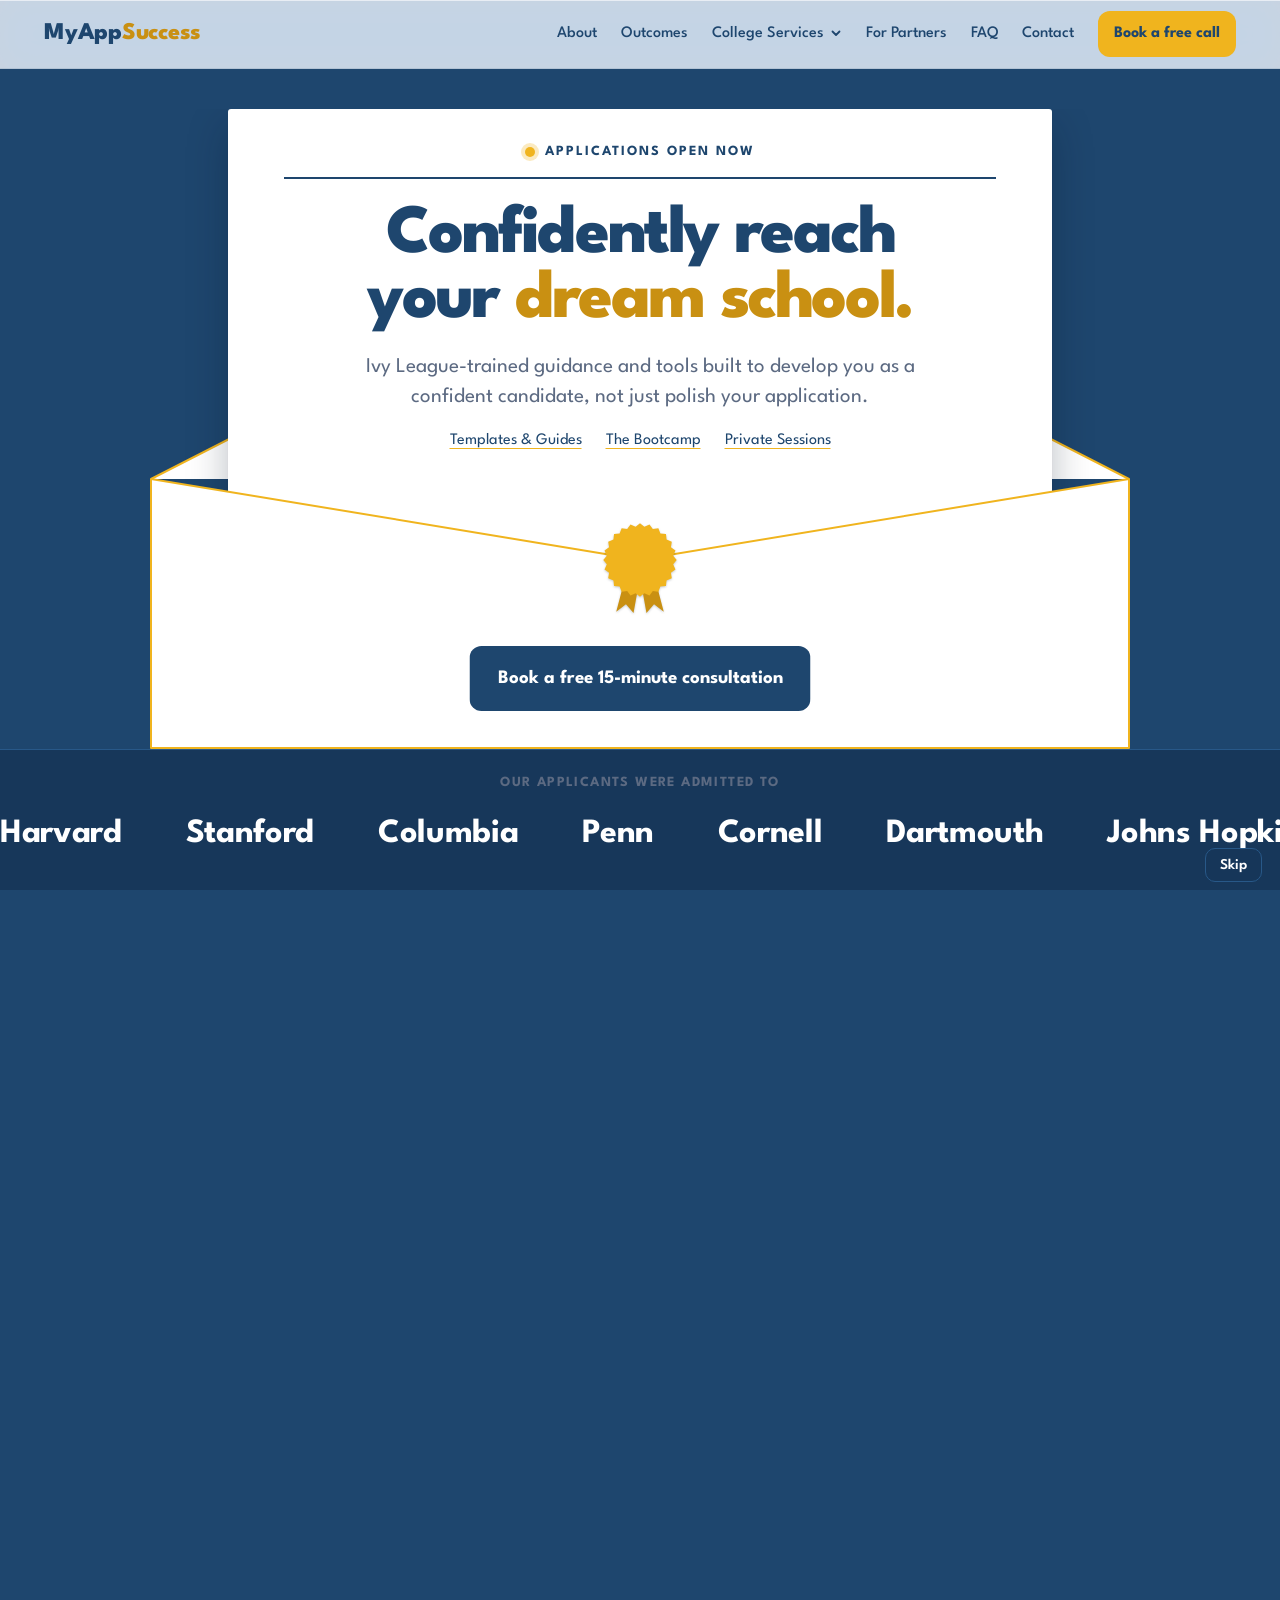
<file: index.html>
<!doctype html><html lang="en"><head><meta property="og:type" content="website" />
<meta property="og:title" content="MyAppSuccess: The Premier College App Bootcamp" />
<meta property="og:description" content="Ivy League-level guidance, tailored to students at every starting point of the application.<br>
<meta property="og:image" content="https://myappsuccess.com/NavLogo" />
<meta property="og:url" content="https://myappsuccess.com" />
<meta property="og:site_name" content="MyAppSuccess" />
<meta name="twitter:card" content="summary_large_image" />
<meta name="twitter:title" content="MyAppSuccess: The Premier College App Bootcamp" />
<meta name="twitter:description" content="Expert guidance and resources from Ivy League graduates, for every student, at every starting point." />
<meta name="twitter:image" content="https://myappsuccess.com/NavLogo" />
<link rel="apple-touch-icon" href="/apple-touch-icon.png">
<meta charset="utf-8"><meta name="viewport" content="width=device-width, initial-scale=1"><link rel="icon" href="favicon.png"><title>MyAppSuccess: The Premier College App Bootcamp</title>
<meta name="claude:viewport-fit-sides" content="cover">
<link rel="preconnect" href="https://fonts.googleapis.com">
<link rel="preconnect" href="https://fonts.gstatic.com" crossorigin>
<link href="https://fonts.googleapis.com/css2?family=League+Spartan:wght@400;500;600;700;800&family=Libre+Caslon+Text:ital,wght@0,400;0,700;1,400&display=swap" rel="stylesheet">
<style>
/* Layout: full-width color sections (navy, white, light blue, gold) under a sticky navy header. Brand palette only, no gradients. */
:root{
  --navy:#1e466e; --navy-mid:#285888; --navy-deep:#17375a; --gold:#f0b41e; --gold-dark:#c99012; --gold-bg:#fef9e6;
  --off:#f5f7fa; --blue-light:#eef3fb; --muted:#5c6a82; --border:#e2e8f0; --white:#ffffff;
  --shadow:0 1px 2px rgba(30,70,110,.06), 0 12px 32px rgba(30,70,110,.10);
  --shadow-lift:0 2px 4px rgba(30,70,110,.08), 0 18px 40px rgba(30,70,110,.18);
  --font:'League Spartan', ui-sans-serif, system-ui, -apple-system, 'Segoe UI', sans-serif;
  --serif:'Libre Caslon Text', Georgia, 'Times New Roman', serif; --paper:#fffdf6; --cream:#fffaf0; --env:#f4d98a; --env-dk:#e2bd5a; --env-flap:#efcf72;
  --gap:12px;
  color-scheme: light;
}
*{box-sizing:border-box}
html{scroll-behavior:smooth;scroll-padding-top:84px}
body{margin:0;background:var(--white);color:var(--navy);font-family:var(--font);font-size:18px;line-height:1.55}
a{color:var(--navy)} a:hover{color:var(--navy-mid)}
a:focus-visible,button:focus-visible,summary:focus-visible,input:focus-visible{outline:3px solid var(--gold);outline-offset:3px}
h1,h2,h3{text-wrap:balance}
.wrap{max-width:1240px;margin:0 auto;padding-left:max(24px, env(safe-area-inset-left, 0px));padding-right:max(24px, env(safe-area-inset-right, 0px))}

.panel{position:relative}
.band{padding-block:104px}
.band-tight{padding-block:80px}
.navy,.hero-panel{background:var(--navy);color:var(--white)}
.navy a{color:var(--white)}
.white{background:var(--white)}
.blue{background:var(--blue-light)}
.goldband{background:var(--gold);color:var(--navy)}
.h2{margin:0;font-size:clamp(36px,5vw,58px);line-height:1.02;letter-spacing:-0.025em;font-weight:800}
.label{margin:0 0 14px;font-size:14px;font-weight:700;letter-spacing:0.1em;text-transform:uppercase;color:var(--muted)}
.navy .label{color:var(--gold)}
.lead{font-size:20px;color:var(--muted);max-width:720px;margin:16px 0 0}
.btn{display:inline-block;background:var(--gold);color:var(--navy) !important;text-decoration:none;font-weight:700;padding:16px 24px;border-radius:12px;font-size:18px;border:none;cursor:pointer;font-family:var(--font);transition:background .15s ease}
.btn:hover{background:#f5c547}
.btn-navy{background:var(--navy);color:var(--white) !important}
.btn-navy:hover{background:var(--navy-mid)}
.textlink{font-weight:700;text-underline-offset:4px;text-decoration-thickness:2px;text-decoration-color:var(--gold)}
.plain-cols{list-style:none;margin:0;padding:0;columns:3 220px;column-gap:40px}
.plain-cols li{padding:8px 0;break-inside:avoid;color:var(--navy);font-weight:500}
.plain-cols li.muted{color:var(--muted);font-style:italic}

/* Reveal on scroll: content is visible at rest; blocks below the fold ease up into place once. */
.reveal-pre{transform:translateY(28px);opacity:.25}
.reveal-pre.in{transform:none;opacity:1;transition:transform .7s cubic-bezier(.2,.7,.2,1), opacity .7s ease}

.preview{background:var(--gold-bg);color:var(--navy);font-size:14px;text-align:center;padding:8px 16px}

/* Floating header */
.site-head{position:sticky;top:env(safe-area-inset-top, 0px);z-index:50;background:rgba(238,243,251,.82);-webkit-backdrop-filter:saturate(1.6) blur(18px);backdrop-filter:saturate(1.6) blur(18px);border-bottom:1px solid rgba(30,70,110,.12);box-shadow:0 1px 0 rgba(255,255,255,.6) inset}
body::before{content:"";position:fixed;inset:0 0 auto;height:env(safe-area-inset-top, 0px);z-index:60;background:var(--blue-light)}
.head-row{display:flex;align-items:center;justify-content:space-between;gap:24px;min-height:68px;position:relative}
.logo{font-weight:800;font-size:24px;color:var(--navy) !important;text-decoration:none;letter-spacing:-0.01em}
.logo span{color:var(--gold-dark)}
.foot .logo{color:var(--white) !important}
.foot .logo span{color:var(--gold)}
.nav{display:flex;align-items:center;gap:24px;font-size:16px;font-weight:500}
.nav a{text-decoration:none;color:var(--navy)}
.nav a:hover{color:var(--navy-mid);text-decoration:underline;text-decoration-color:var(--gold);text-decoration-thickness:2px;text-underline-offset:6px}
.nav .btn:hover{text-decoration:none}
.nav a[aria-current="page"]{text-decoration:underline;text-decoration-color:var(--gold);text-decoration-thickness:2px;text-underline-offset:6px}
.nav .btn{padding:11px 16px;font-size:16px}
.nav .btn:hover{color:var(--navy) !important;background:#f5c547}
.nav-dd{position:relative}
.nav-dd-btn{background:none;border:none;padding:0;font-family:var(--font);font-size:16px;font-weight:500;color:var(--navy);cursor:pointer;display:inline-flex;align-items:center;gap:6px}
.nav-dd-btn svg{width:12px;height:12px;transition:transform .15s ease}
.nav-dd.open .nav-dd-btn svg{transform:rotate(180deg)}
.nav-dd-btn:hover{color:var(--navy-mid)}
.nav-dd-btn.is-current{text-decoration:underline;text-decoration-color:var(--gold);text-decoration-thickness:2px;text-underline-offset:6px}
.nav-sub{display:none;position:absolute;top:calc(100% + 16px);left:-14px;min-width:230px;background:var(--white);border:1px solid var(--border);border-radius:14px;box-shadow:var(--shadow-lift);padding:8px;z-index:70}
.nav-sub::before{content:"";position:absolute;left:0;right:0;top:-18px;height:18px}
.nav-dd.open .nav-sub{display:block}
@media (hover:hover) and (min-width:1021px){.nav-dd:hover .nav-sub{display:block}}
.nav .nav-sub a{display:block;padding:10px 12px;border-radius:9px;white-space:nowrap}
.nav .nav-sub a:hover{background:var(--blue-light);text-decoration:none}
@media (max-width:1020px){
  .nav-dd{width:100%}
  .nav-dd-btn{width:100%;padding:12px 0;border-bottom:1px solid var(--border);cursor:default}
  .nav-dd-btn svg{display:none}
  .nav-sub{display:block;position:static;min-width:0;border:none;box-shadow:none;background:transparent;padding:0 0 0 16px;border-radius:0}
  .nav-sub::before{display:none}
  .nav .nav-sub a{padding:12px 0;border-radius:0}
}
.menu-btn{display:none;background:var(--navy);border:none;color:var(--white);font-family:var(--font);font-size:16px;font-weight:600;padding:10px 16px;border-radius:10px;cursor:pointer}
@media (max-width:1020px){
  .menu-btn{display:block}
  .nav{display:none;position:absolute;left:0;right:0;top:100%;background:var(--blue-light);border-top:1px solid rgba(30,70,110,.12);box-shadow:var(--shadow-lift);flex-direction:column;align-items:flex-start;gap:0;padding:8px 24px 20px}
  .nav.open{display:flex}
  .nav a{padding:12px 0;width:100%;border-bottom:1px solid var(--border)}
  .nav .btn{margin-top:14px;width:auto;border-bottom:none}
}

/* Hero */

.hero{padding-block:64px 48px}
@media (max-height:820px) and (min-width:721px){.hero{padding-block:30px 26px}.hero h1{font-size:clamp(44px,5.6vw,72px)}.waitlist-chip{margin-bottom:18px}.hero-cta{margin-top:22px}.hero-links{margin-top:16px}.marquee{padding-block:16px 22px}.marquee-label{margin-bottom:8px}}
.hero h1{margin:0;font-size:clamp(48px,7.4vw,96px);line-height:0.94;letter-spacing:-0.035em;font-weight:800;max-width:980px}
.hero h1 span{color:var(--gold)}
.hero{text-align:center}
.hero h1{margin-left:auto;margin-right:auto}
.hero-cta{margin-top:28px}
.hero-sub{margin:22px auto 0;font-size:22px;line-height:1.45;max-width:620px;color:var(--border)}
.hero-links{margin-top:22px;font-size:16px;display:flex;gap:8px 24px;flex-wrap:wrap;justify-content:center}
.hero-links a{color:var(--white);text-underline-offset:4px;text-decoration-color:var(--gold)}
.waitlist-chip{display:inline-flex;align-items:center;gap:10px;background:var(--navy-deep);border:1px solid var(--navy-mid);border-radius:999px;padding:8px 16px 8px 10px;font-size:15px;margin-bottom:24px;color:var(--white);text-decoration:none}
.waitlist-chip i{width:10px;height:10px;border-radius:50%;background:var(--gold);display:inline-block;box-shadow:0 0 0 4px rgba(240,180,30,.25)}
.stats{margin:0 0 72px;padding-bottom:56px;border-bottom:1px solid #d5e0f0;display:flex;justify-content:space-around;gap:28px 48px;flex-wrap:wrap;text-align:center}
.stat strong{display:block;color:var(--navy);font-weight:800;font-size:clamp(44px,5vw,64px);line-height:1;letter-spacing:-0.02em;font-variant-numeric:tabular-nums}
.stat span{display:block;margin-top:8px;color:var(--muted);font-size:17px}

/* School marquee */
.marquee{padding-block:22px 30px;border-top:1px solid var(--navy-mid);background:var(--navy-deep)}
.marquee-label{margin:0 0 14px;text-align:center}
.marquee-viewport{overflow:hidden}
.marquee-track{display:flex;width:max-content;animation:scroll 60s linear infinite}
.marquee:hover .marquee-track{animation-play-state:paused}
.marquee-set{display:flex;align-items:center;flex-shrink:0;gap:64px;padding-right:64px}
.marquee-set span{font-size:clamp(24px,3vw,34px);font-weight:700;letter-spacing:-0.01em;white-space:nowrap;color:var(--white)}
.marquee-set img{height:48px;width:auto;display:block}
@keyframes scroll{from{transform:translateX(0)}to{transform:translateX(-50%)}}

/* Expanders */
details.x{border-bottom:1px solid var(--border);transition:background .2s}
details.x > summary{list-style:none;cursor:pointer;display:flex;justify-content:space-between;align-items:center;gap:20px;padding:22px 16px;margin:0 -16px;border-radius:14px;font-size:22px;font-weight:700;transition:background .2s}
details.x > summary:hover{background:var(--blue-light)}
details.x > summary::-webkit-details-marker{display:none}
details.x > summary::after{content:"+";display:grid;place-items:center;width:36px;height:36px;border-radius:50%;background:var(--navy);color:var(--gold);font-size:22px;font-weight:600;line-height:1;flex-shrink:0;transition:transform .25s ease}
details.x[open] > summary::after{transform:rotate(45deg)}
details.x .x-body{padding:0 0 26px;color:var(--muted);max-width:820px}
.blue details.x > summary:hover{background:var(--white)}

/* Approach */
.split{display:flex;gap:56px;flex-wrap:wrap}
.split > *{min-width:0}
.approach-item{background:var(--white);border-radius:20px;padding:26px 28px;box-shadow:var(--shadow)}
.approach-item h3{margin:0;font-size:23px;font-weight:700;line-height:1.25}
.approach-item h3.one-flow{text-wrap:pretty}
.approach-item p{margin:8px 0 0;color:var(--muted)}

/* Founders */
.founder{flex:1 1 460px;display:flex;gap:32px;flex-wrap:wrap}
.photo{width:168px;height:168px;flex-shrink:0}
.photo img{width:168px;height:168px;object-fit:cover;border-radius:20px;display:block}
.founder-name{font-size:30px;font-weight:800;line-height:1.1}
.founder-role{color:var(--gold);font-weight:600;font-size:16px;margin-top:6px;display:flex;flex-wrap:wrap;align-items:center;gap:6px 12px}
.founder-role .rating{color:var(--white);font-weight:500}
.founder p{margin:14px 0 0;color:var(--border)}
.leland{margin-top:14px;font-size:16px;display:flex;gap:8px 16px;flex-wrap:wrap;align-items:center}
.leland .tag{color:var(--navy);background:var(--gold);font-weight:700;font-size:13px;padding:5px 10px;border-radius:999px;letter-spacing:0.02em}
.rating{background:var(--navy-deep);border:1px solid var(--navy-mid);padding:4px 10px;border-radius:999px;font-size:14px}

/* Testimonials */
.t-head{text-align:center}
#testimonials .h2{font-size:clamp(30px,4vw,44px)}
#testimonials.band{padding-block:72px}
.sr-only{position:absolute;width:1px;height:1px;overflow:hidden;clip:rect(0 0 0 0);white-space:nowrap}
.t-wall{margin-top:40px;display:flex;flex-direction:column;gap:16px}
.t-row{overflow:hidden}
.t-run{display:flex;gap:16px;width:max-content;animation:tScroll var(--dur,70s) linear infinite}
.t-row.rev .t-run{animation-direction:reverse}
.t-row:hover .t-run{animation-play-state:paused}
@keyframes tScroll{to{transform:translateX(calc(-50% - 8px))}}
.t-card{flex:0 0 360px;margin:0;background:var(--white);border-radius:16px;padding:22px 24px 20px;display:flex;flex-direction:column;justify-content:space-between;gap:18px;box-shadow:0 1px 2px rgba(30,70,110,.08)}
.t-card blockquote{margin:0;font-size:17px;line-height:1.45;font-weight:500;color:var(--navy)}
.t-card blockquote::before{content:"“";display:block;font-size:44px;line-height:.8;font-weight:800;color:var(--gold);height:22px}
.t-who{display:flex;align-items:center;gap:12px;font-size:15px;line-height:1.3;text-align:left;color:var(--muted)}
.t-who .ini{width:40px;height:40px;border-radius:50%;background:var(--navy);color:var(--gold);display:grid;place-items:center;font-weight:800;font-size:15px;flex-shrink:0}
.t-who strong{display:block;font-weight:800;color:var(--navy)}
.t-mob{display:flex;gap:12px;overflow-x:auto;scroll-snap-type:x mandatory;padding:0 max(24px, env(safe-area-inset-left, 0px)) 6px;scrollbar-width:none}
.t-mob::-webkit-scrollbar{display:none}
.t-mob .t-card{flex:0 0 min(84%,360px);scroll-snap-align:center}
.t-hint{text-align:center;margin:14px 0 0;font-size:14px;font-weight:600;color:var(--navy)}
@media (min-width:721px){.t-hint{display:none}}
@media (max-width:720px){.t-wall{margin-top:24px}#testimonials.band{padding-block:52px}}

/* Outcomes */
.out-grid{margin-top:44px;display:grid;grid-template-columns:minmax(0,1.05fr) minmax(0,1.3fr) minmax(0,.85fr);border-top:2px solid var(--navy)}
.out-col{padding:26px 28px 0;border-left:1px solid var(--border);min-width:0}
.out-col:first-child{border-left:none;padding-left:0}
.out-col:last-child{padding-right:0}
.out-col h3{margin:0 0 12px;font-size:22px;font-weight:800;display:flex;align-items:baseline;gap:10px}
.out-col h3 span{font-size:14px;font-weight:600;color:var(--muted)}
.out-col ul{list-style:none;margin:0;padding:0;font-size:16px;font-weight:500;line-height:32px}
.out-col li{height:32px;padding:0;white-space:nowrap;break-inside:avoid}
.out-schools ul,.out-majors ul{columns:2;column-gap:24px}
.out-schools li{font-weight:600}
.out-col li.more-schools,.out-col li.muted{color:var(--muted);font-style:italic;font-weight:500}
@media (max-width:960px){.out-grid{grid-template-columns:1fr 1fr}.out-schools{grid-column:1 / -1;padding-right:0}.out-majors{border-left:none;padding-left:0;border-top:1px solid var(--border)}.out-types{border-top:1px solid var(--border)}}
@media (max-width:600px){.out-grid{grid-template-columns:1fr}.out-col{border-left:none !important;padding:22px 0 0 !important}.out-types{border-top:1px solid var(--border)}}
.star{color:var(--gold-dark);margin-left:6px}
.note{font-size:15px;color:var(--muted);margin-top:14px}

/* Bootcamp table */
.table-card{margin-top:30px;background:var(--white);border-radius:24px;box-shadow:var(--shadow);padding:12px 12px 4px}
.table-box{overflow-x:auto;-webkit-overflow-scrolling:touch;padding-top:14px}
table.tiers{width:100%;border-collapse:separate;border-spacing:0;min-width:840px;font-size:16px}
table.tiers th,table.tiers td{text-align:left;padding:10px 16px;line-height:1.35;border-bottom:1px solid var(--border);vertical-align:top}
table.tiers thead th{border-bottom:2px solid var(--navy);padding-top:18px;padding-bottom:14px}
table.tiers .tier-name{font-size:20px;font-weight:800}
table.tiers .tier-price{font-size:30px;font-weight:800;letter-spacing:-0.02em;line-height:1.1;margin-top:4px}
table.tiers .tier-value{font-size:14px;font-weight:500;color:var(--muted)}
table.tiers td.no,table.tiers td.no-hl{color:#a3adbd;font-weight:500}
.mk{width:20px;height:20px;display:inline-block;vertical-align:-4px}
.mk.yes{color:#16202c}
.mk.no{color:#a3adbd}
table.tiers td.val{color:var(--muted);font-size:15px;white-space:nowrap}
table.tiers tbody tr:hover td{background:var(--blue-light)}
table.tiers tbody tr:hover td.hl{background:#fdf1cc}
table.tiers .hl{background:var(--gold-bg);border-left:3px solid var(--gold);border-right:3px solid var(--gold);font-weight:600}
table.tiers thead th.hl{border-top:3px solid var(--gold);border-top-left-radius:16px;border-top-right-radius:16px;position:relative}
table.tiers tbody tr:last-child td.hl{border-bottom:3px solid var(--gold);border-bottom-left-radius:16px;border-bottom-right-radius:16px}
table.tiers tbody tr:last-child td{border-bottom:none}
.pop{position:absolute;top:-14px;left:16px;font-size:12px;font-weight:800;letter-spacing:.06em;text-transform:uppercase;background:var(--gold);color:var(--navy);padding:4px 10px;border-radius:999px;white-space:nowrap}
.apply-row{margin-top:30px;text-align:center}
@media (min-width:721px) and (max-width:1020px){table.tiers{min-width:0;font-size:14.5px}table.tiers th,table.tiers td{padding:9px 10px}table.tiers .tier-name{font-size:17px}table.tiers .tier-price{font-size:24px}table.tiers td.val{font-size:13.5px}.pop{left:8px;font-size:10.5px;padding:3px 8px;top:-12px}.table-card{padding:8px 6px 2px}}
.apply-row p{margin:14px 0 0;color:var(--muted);font-size:16px}
.callout{margin-top:18px;background:var(--navy);color:var(--white);border-radius:24px;padding:26px 32px;display:flex;gap:16px 40px;flex-wrap:wrap;justify-content:space-between;align-items:center}
.callout h3{margin:0;font-size:26px;font-weight:800}
.callout h3 span{color:var(--gold)}
.callout p{margin:6px 0 0;color:var(--border);max-width:720px}

/* Sessions */
.sess-grid{margin-top:34px;display:grid;grid-template-columns:repeat(3,minmax(0,1fr));gap:20px}
.sess{background:var(--white);border:1px solid var(--border);border-radius:20px;overflow:hidden;display:flex;flex-direction:column;box-shadow:var(--shadow)}
.sess-top{background:var(--navy);color:var(--white);padding:22px 24px 20px}
.sess.alt .sess-top{background:var(--gold);color:var(--navy)}
.sess-ico{display:block;width:34px;height:34px;color:var(--gold);margin-bottom:14px}
.sess.alt .sess-ico{color:var(--navy)}
.sess h3{margin:0;font-size:24px;font-weight:800;letter-spacing:-0.01em}
.sess-price{margin:6px 0 0;font-size:15px;display:flex;align-items:baseline;gap:6px;flex-wrap:wrap;color:var(--border)}
.sess.alt .sess-price{color:var(--navy)}
.sess-price strong{font-size:30px;font-weight:800;color:var(--gold);letter-spacing:-0.02em;line-height:1.1}
.sess.alt .sess-price strong{color:var(--navy)}
.sess-price strong.quote{font-size:22px;line-height:1.5}
.sess-body{padding:20px 24px 24px;display:flex;flex-direction:column;flex:1}
.sess p.sum{margin:0;color:var(--navy);font-size:17px;font-weight:600;line-height:1.4}
.sess ul.checks{list-style:none;margin:12px 0 22px;padding:0;color:var(--muted);font-size:16px;line-height:1.4}
.sess ul.checks li{position:relative;padding-left:26px;margin:8px 0}
.sess ul.checks li::before{content:"✓";position:absolute;left:0;top:0;font-weight:800;color:var(--gold-dark)}
.sess-btn{margin-top:auto;text-align:center;font-size:16px;padding:12px 16px}
.sess-help{margin:26px 0 0;color:var(--muted);font-size:16px;line-height:1.5;max-width:860px}
.sess-help b{color:var(--navy);font-weight:700}
@media (min-width:721px) and (max-width:1020px){.sess-grid{gap:14px}.sess-top{padding:18px 18px 16px}.sess-ico{width:28px;height:28px;margin-bottom:10px}.sess h3{font-size:20px}.sess-price strong{font-size:25px}.sess-price strong.quote{font-size:19px}.sess-body{padding:16px 18px 18px}.sess p.sum{font-size:15.5px}.sess ul.checks{font-size:14.5px}}

/* Guides */
.lang{display:flex;gap:12px 16px;flex-wrap:wrap;align-items:center;margin-top:32px}
.lang-options{display:inline-flex;flex-wrap:wrap;background:var(--white);border-radius:14px;padding:5px;gap:4px;box-shadow:var(--shadow)}
.lang-options button{font-family:var(--font);font-size:16px;font-weight:700;color:var(--navy);background:transparent;border:none;border-radius:10px;padding:10px 16px;cursor:pointer;transition:background .15s}
.lang-options button:hover{background:var(--blue-light)}
.lang-options button[aria-pressed="true"]{background:var(--navy);color:var(--gold)}
.guide-card{margin-top:24px;background:var(--white);border-radius:24px;box-shadow:var(--shadow);padding:8px 32px}
.guide-card details.x:last-child{border-bottom:none}
.g-item{display:flex;gap:12px 32px;justify-content:space-between;align-items:center;padding:16px 12px;margin:0 -12px;border-radius:12px;flex-wrap:wrap;transition:background .15s}
.g-item:hover{background:var(--blue-light)}
.g-item > div{flex:1 1 420px;min-width:0}
.g-title{font-weight:700;font-size:19px;color:var(--navy)}
.g-desc{color:var(--muted);font-size:16px;margin-top:2px}
.g-order{font-weight:700;font-size:16px;text-decoration:none;background:var(--navy);color:var(--white) !important;border-radius:10px;padding:10px 16px;white-space:nowrap;transition:background .15s}
.g-order:hover{background:var(--navy-mid)}
.g-soon{font-size:14px;color:var(--muted);font-weight:700;white-space:nowrap;background:var(--off);padding:8px 12px;border-radius:999px}
.cat-count{font-size:15px;font-weight:600;color:var(--muted);margin-left:auto;background:var(--blue-light);padding:4px 10px;border-radius:999px}

/* Pro bono */
.probono,.center-block{text-align:center}
.probono > div{margin:0 auto}
.probono .btn,.center-block .btn{margin-top:22px}
.band-slim{padding-block:60px}
.slim-h{margin:0 auto;font-size:clamp(28px,3.4vw,42px);line-height:1.08;letter-spacing:-0.025em;font-weight:800;max-width:760px}
.slim-p{margin:12px auto 0;font-size:18px;color:var(--border);max-width:640px}

/* Newsletter + footer */
.news-form{display:flex;gap:12px;flex-wrap:wrap}
.news-form label{position:absolute;width:1px;height:1px;overflow:hidden;clip:rect(0 0 0 0)}
.news-form input{flex:1 1 260px;min-width:0;font-family:var(--font);font-size:18px;padding:15px 18px;border-radius:12px;border:none;background:var(--navy-deep);color:var(--white)}
.news-form input::placeholder{color:#a9b7cb}
.news-msg{margin:10px 0 0;font-size:15px;color:var(--gold)}
.foot-brand{flex:0 1 400px;min-width:0}
.foot .news-h{margin:28px 0 4px}
.news-note{margin:0 0 12px;color:var(--border);font-size:15px}
.foot .news-form{gap:8px;flex-wrap:nowrap}
.foot .news-form input{flex:1 1 auto;font-size:16px;padding:12px 14px;border-radius:10px;border:1px solid var(--navy-mid)}
.foot .news-form .btn{font-size:16px;padding:12px 18px;border-radius:10px;white-space:nowrap}
.foot{display:flex;gap:40px;flex-wrap:wrap;justify-content:space-between;align-items:flex-start;padding-block:56px 32px}
.foot h4{margin:0 0 10px;font-size:14px;letter-spacing:0.1em;text-transform:uppercase;color:var(--gold)}
.foot-cols{display:grid;grid-template-columns:auto auto 300px;gap:56px;align-items:start}
.foot-partners{background:var(--navy-deep);border:1px solid var(--navy-mid);border-radius:16px;padding:22px 22px 24px}
.foot-partners h4{margin-bottom:8px}
.foot-partners p{margin:0 0 16px;color:var(--border);font-size:16px;line-height:1.5}
.foot-partners .btn{font-size:15px;padding:10px 16px}
@media (max-width:1100px){.foot-cols{grid-template-columns:auto auto}.foot-partners{grid-column:1 / -1}}
.foot ul{list-style:none;margin:0;padding:0;line-height:2.1}
.foot a{text-decoration:none}
.foot a:hover{color:var(--gold)}
.copy{border-top:1px solid var(--navy-mid);padding-block:22px;font-size:14px;color:var(--border)}

@media (max-width:720px){
  .band{padding-block:72px}
  .hero{padding-block:72px 56px}
  .stats{margin-bottom:48px;padding-bottom:40px;gap:24px 36px}
  .photo,.photo img{width:110px;height:110px}
  .guide-card{padding:4px 18px}
  .callout{padding:26px 22px}
}
@media (prefers-reduced-motion: reduce){
  html{scroll-behavior:auto}
  .marquee-track{animation:none;width:auto;flex-wrap:wrap}
  .marquee-set[aria-hidden="true"]{display:none}
  .marquee-set{flex-wrap:wrap;row-gap:12px;gap:16px 40px}
  .t-track,.reveal-pre.in,.btn,.g-order{transition:none}
  .reveal-pre{transform:none;opacity:1}
}

/* Envelope hero */
.hero-panel{padding-top:40px}
.stage4{position:relative;z-index:2;width:min(980px,calc(100% - 48px));margin:0 auto;height:640px;overflow:hidden}
.letter4{position:absolute;z-index:2;left:8%;right:8%;top:0;height:520px;background:var(--white);color:var(--navy);border-radius:3px;padding:32px clamp(24px,5vw,56px);text-align:center;
  box-shadow:0 1px 1px rgba(6,20,38,.12),0 18px 40px rgba(6,20,38,.28)}
.lh4{display:flex;justify-content:center;padding-bottom:14px;border-bottom:2px solid var(--navy);margin-bottom:24px}
.lh4 .open{display:inline-flex;align-items:center;gap:10px;font-size:14px;font-weight:700;letter-spacing:.14em;text-transform:uppercase;color:var(--navy);text-decoration:none}
.lh4 .open:hover{text-decoration:underline;text-decoration-color:var(--gold);text-underline-offset:5px}
.lh4 .open i{width:10px;height:10px;border-radius:50%;background:var(--gold);box-shadow:0 0 0 4px rgba(240,180,30,.28)}
.letter4 h1{margin:0;font-size:clamp(40px,5.4vw,70px);line-height:.95;letter-spacing:-0.035em;font-weight:800;text-wrap:balance}
.letter4 h1 em{font-style:normal;color:var(--gold-dark)}
.letter4 .sub{margin:18px auto 0;max-width:620px;font-size:21px;line-height:1.45;color:var(--muted)}
.letter4 .hl{margin-top:16px;font-size:16px;display:flex;gap:8px 24px;justify-content:center;flex-wrap:wrap}
.letter4 .hl a{color:var(--navy);text-decoration:underline;text-decoration-color:var(--gold);text-underline-offset:4px}
.env4{position:absolute;left:0;right:0;bottom:0;height:270px;z-index:3}
.env-svg{position:absolute;top:0;left:1px;width:calc(100% - 2px);height:calc(100% - 1px);overflow:visible}
.stage4{perspective:1600px}
.flap4{position:absolute;z-index:1;left:0;right:0;bottom:270px;height:250px;transform-origin:50% 100%}
.flap4 svg{display:block;margin:0 1px;width:calc(100% - 2px);height:100%;overflow:visible}
.env4 .addr{position:absolute;left:40px;bottom:40px;font-family:var(--serif);font-size:18px;color:var(--navy);line-height:1.35;text-align:left}
.env4 .addr small{display:block;font-family:var(--font);font-size:12px;font-weight:700;letter-spacing:.12em;text-transform:uppercase;color:var(--gold-dark)}
.env4 .env-cta{position:absolute;left:50%;bottom:38px;transform:translateX(-50%);white-space:nowrap;font-size:19px;padding:18px 28px}
.seal4{position:absolute;z-index:4;left:50%;bottom:189px;width:108px;height:108px;transform:translate(-50%,50%);filter:drop-shadow(0 1px 1px rgba(6,20,38,.22))}
@media (max-height:820px) and (min-width:721px){.hero-panel{padding-top:28px}.stage4{height:560px}.letter4{height:450px;padding-top:24px}.letter4 h1{font-size:clamp(40px,4.6vw,58px)}.lh4{margin-bottom:18px}.flap4{bottom:230px;height:210px}.env4{height:230px}.seal4{bottom:161px;width:96px;height:96px}}
@media (max-width:900px){.env4 .addr{display:none}}
@media (max-width:700px){
  .hero-panel{padding-top:28px}
  .stage4{height:auto;width:calc(100% - 32px)}
  .flap4{bottom:210px;height:120px}
  .letter4{position:relative;left:auto;right:auto;height:auto;margin:0 6px;padding:26px 20px 84px}
  .env4{position:relative;height:210px;margin-top:-64px}
  .env4 .env-cta{bottom:22px;width:calc(100% - 32px);white-space:normal;text-align:center;padding:14px 16px;font-size:17px}
  .seal4{width:80px;height:80px;bottom:147px}
}
/* Founders note */
.note4{max-width:760px;background:var(--paper);color:var(--navy);padding:32px 40px;border-top:3px solid var(--gold);box-shadow:0 24px 50px rgba(6,20,38,.35);margin-top:6px}
.note4 .sal{font-family:var(--serif);font-size:20px;margin:0 0 12px}
.note4 p{font-family:var(--serif);font-size:18px;line-height:1.7;color:#3b4d68;margin:0 0 18px}
.note4 .sig{font-family:var(--serif);font-style:italic;font-size:22px;color:var(--navy)}
.note4 .sig small{display:block;font-family:var(--font);font-style:normal;font-size:14px;color:var(--muted);margin-top:2px}
@media (max-width:720px){.note4{padding:26px 22px}}

.replay{background:none;border:none;padding:0;font:inherit;color:var(--navy);text-decoration:underline;cursor:pointer;margin-left:8px}

/* ---------- Mobile formats (desktop is unchanged) ---------- */
.m-only{display:none}
.seg.m-only{display:none}
.fgrid{display:grid;grid-template-columns:minmax(0,1.3fr) minmax(0,1fr);gap:56px;align-items:start;margin-top:8px}
.founder-list{display:flex;flex-direction:column;gap:48px}
.founder-list .founder{flex:0 0 auto}
.fgrid .note4{position:sticky;top:110px;margin-top:0}
@media (max-width:1000px){.fgrid{grid-template-columns:1fr}.fgrid .note4{position:static}}
.approach-list{display:flex;flex-direction:column;gap:16px}
.sheet{border:none;padding:0;border-radius:20px;max-width:560px;width:calc(100% - 32px);max-height:86vh;color:var(--navy);box-shadow:0 30px 80px rgba(6,20,38,.4)}
.sheet::backdrop{background:rgba(15,35,58,.55)}
.sheet-in{position:relative;padding:28px 26px 30px;overflow:auto;max-height:86vh}
.sheet-x{position:absolute;right:14px;top:12px;width:40px;height:40px;border-radius:50%;border:none;background:var(--blue-light);color:var(--navy);font-size:24px;line-height:1;cursor:pointer}
.sheet h3{margin:0 44px 4px 0;font-size:26px;font-weight:800;letter-spacing:-0.01em}
.sheet .s-sub{margin:0 0 16px;color:var(--gold-dark);font-weight:600;font-size:16px}
.sheet h4{margin:18px 0 6px;font-size:13px;font-weight:700;letter-spacing:.1em;text-transform:uppercase}
.sheet p,.sheet li{color:var(--muted);font-size:17px;line-height:1.55}
.sheet ul{margin:0;padding-left:20px}
.sheet .s-photo{width:84px;height:84px;border-radius:16px;object-fit:cover;float:right;margin:0 0 10px 14px}
.sheet .leland{margin-top:16px}
.sheet .leland .textlink{color:var(--navy)}
.sheet .sheet-cta{margin-top:20px;display:block;text-align:center}
.mbtn{display:none;align-items:center;gap:8px;margin-top:14px;background:none;border:1.5px solid currentColor;border-radius:999px;padding:8px 14px;font-family:var(--font);font-size:15px;font-weight:700;cursor:pointer;color:inherit}
.seg{display:flex;background:var(--blue-light);border-radius:12px;padding:4px;gap:4px;margin-top:24px}
.seg button{flex:1;border:none;background:transparent;font-family:var(--font);font-size:15px;font-weight:700;color:var(--navy);padding:10px 6px;border-radius:9px;cursor:pointer}
.seg button[aria-selected="true"]{background:var(--navy);color:var(--gold)}
.tier-pick-label{margin:24px 0 12px;font-size:14px;font-weight:700;letter-spacing:.1em;text-transform:uppercase;color:var(--muted)}
.tier-pick{display:grid;grid-template-columns:repeat(3,minmax(0,1fr));gap:8px}
.tier-opt{position:relative;display:flex;flex-direction:column;align-items:center;gap:3px;border:1.5px solid #c9d5e6;background:var(--white);border-radius:14px;padding:18px 4px 12px;font-family:var(--font);color:var(--navy);cursor:pointer;text-align:center;box-shadow:0 1px 2px rgba(30,70,110,.06)}
.tier-opt .t-n{font-size:14px;font-weight:700;line-height:1.2}
.tier-opt .t-p{font-size:21px;font-weight:800;letter-spacing:-0.02em;line-height:1.1}
.tier-opt .t-s{margin-top:4px;font-size:12px;font-weight:600;color:var(--muted)}
.tier-opt .t-pop{position:absolute;top:-10px;left:50%;transform:translateX(-50%);font-size:9.5px;font-weight:800;letter-spacing:.06em;text-transform:uppercase;background:var(--gold);color:var(--navy);padding:3px 7px;border-radius:999px;white-space:nowrap}
.tier-opt[aria-pressed="true"]{background:var(--navy);border-color:var(--navy);color:var(--white);box-shadow:0 8px 20px rgba(30,70,110,.25)}
.tier-opt[aria-pressed="true"] .t-p{color:var(--gold)}
.tier-opt[aria-pressed="true"] .t-s{color:var(--gold)}
.tier-card{margin-top:12px;background:var(--white);border-radius:16px;padding:18px 18px 6px;box-shadow:var(--shadow);border:1.5px solid var(--navy)}
.tier-card .tier-top b{font-size:20px}
.tier-top{display:flex;justify-content:space-between;align-items:baseline;gap:10px;flex-wrap:wrap}
.tier-top b{font-size:22px;font-weight:800}
.tier-top span{font-size:30px;font-weight:800;letter-spacing:-0.02em}
.tier-top em{flex-basis:100%;font-style:normal;font-size:14px;color:var(--muted)}
.tier-pop{display:inline-block;font-size:11px;font-weight:800;letter-spacing:.06em;text-transform:uppercase;background:var(--gold);color:var(--navy);padding:3px 9px;border-radius:999px;margin-bottom:8px}
.tier-feats{list-style:none;margin:12px 0 0;padding:0}
.tier-feats li{display:flex;justify-content:space-between;gap:14px;padding:10px 0;border-top:1px solid var(--border);font-size:15px;line-height:1.35}
.tier-feats li b{font-weight:700;white-space:nowrap;text-align:right;flex-shrink:0}
.tier-feats li.off{color:#a3adbd}
.tier-feats li.off span{color:#a3adbd}
.tier-feats li.off b{font-weight:500}
@media (max-width:720px){
  .m-only{display:block}
  .mbtn.m-only{display:inline-flex}
  .seg.m-only{display:flex}
  .m-hide{display:none !important}
  .band{padding-block:56px}
  .band-tight{padding-block:52px}
  .h2{font-size:clamp(30px,8.4vw,40px)}
  .lead{font-size:18px;margin-top:12px}
  .sheet{margin:auto 0 0;width:100%;max-width:none;border-radius:20px 20px 0 0;max-height:88vh}
  .sheet[open]{animation:sheetUp .28s cubic-bezier(.2,.7,.2,1)}
  @keyframes sheetUp{from{transform:translateY(40px);opacity:.6}to{transform:none;opacity:1}}
  /* swipe rows */
  .swipe{display:flex !important;flex-wrap:nowrap !important;gap:12px !important;overflow-x:auto;scroll-snap-type:x mandatory;-webkit-overflow-scrolling:touch;
    margin-left:-24px;margin-right:-24px;padding:4px 24px 14px;scrollbar-width:none;flex-direction:row !important}
  .swipe::-webkit-scrollbar{display:none}
  .swipe > *{flex:0 0 84% !important;scroll-snap-align:start;scroll-margin-left:24px}
  .swipe-hint{display:block;margin:2px 0 0;font-size:13px;font-weight:600;color:inherit;opacity:.7}
  /* stats in one row */
  .stats{flex-wrap:nowrap;gap:10px;margin-bottom:36px;padding-bottom:28px;justify-content:space-between}
  .stat strong{font-size:32px}
  .stat span{font-size:13px;line-height:1.3;margin-top:6px}
  /* approach */
  .split{gap:20px}
  .approach-item{padding:20px 20px}
  .approach-list{gap:12px}
  .approach-item{padding:20px 18px}
  .approach-item h3{font-size:clamp(16px, calc((100vw - 84px) * 0.0585), 20px)}
  .approach-item p{font-size:16px}
  /* founders */
  .note4{padding:22px 20px}
  .note4 p{font-size:16px;margin-bottom:12px}
  .fgrid{display:block}
  .fgrid .note4{margin-top:22px}
  .founder{flex-direction:column;gap:14px !important;background:var(--navy-deep);border:1px solid var(--navy-mid);border-radius:18px;padding:18px}
  .founder .photo,.founder .photo img{width:96px;height:96px}
  .founder > div{flex:0 0 auto !important}
  .founder p,.founder .leland{display:none}
  .founder-name{font-size:24px}
  /* outcomes tabs */
  .out-grid{display:block;border-top:none;margin-top:16px}
  .out-col{display:none;border:none !important;padding:0 !important}
  .out-col.on{display:block}
  .out-col h3{display:none}
  .out-col ul{columns:2;column-gap:14px;font-size:14.5px;line-height:30px}
  .out-col li{height:30px}
  .out-types ul{columns:1}
  /* bootcamp */
  .callout{margin-top:18px}
  .callout h3{font-size:21px}
  .callout p{font-size:16px}
  .apply-row{margin-top:26px}
  /* sessions */
  .sess-grid{margin-top:22px}
  .sess-top{padding:18px 18px 16px}
  .sess-ico{width:28px;height:28px;margin-bottom:10px}
  .sess h3{font-size:21px}
  .sess-body{padding:16px 18px 18px}
  .sess-help{font-size:15px;margin-top:18px}
  /* guides */
  .lang{flex-direction:column;align-items:flex-start;gap:10px;margin-top:22px}
  .lang-options{flex-wrap:nowrap;overflow-x:auto;max-width:100%;scrollbar-width:none}
  .lang-options::-webkit-scrollbar{display:none}
  .lang-options button{white-space:nowrap}
  details.x > summary{font-size:19px;padding:16px 12px}
  /* pro bono */
  .band-slim{padding-block:44px}
  .slim-p{font-size:16px}
  /* faq */
  #faq .lead{display:none}
  /* footer */
  .foot{gap:24px;padding-block:32px 20px}
  .foot-blurb{display:none}
  .foot .news-h{margin-top:18px}
  .foot-cols{display:grid !important;grid-template-columns:1fr 1fr;gap:24px 20px}
  .foot-partners{grid-column:1 / -1}
  .foot ul{line-height:1.9}
}

/* Opening: the hero envelope opens, the letter rises, then the rest of the site arrives */
html.intro-run,html.intro-run body{background:var(--navy)}
html.intro-run body{overflow-x:hidden}
html.intro-run .hero-panel ~ section,html.intro-run footer{visibility:hidden}
/* fill the hairline under the envelope outline so the hidden letter never shows through during the opening */
html.intro-run .env4::before{content:"";position:absolute;left:1px;right:1px;bottom:0;height:3px;background:#fff;z-index:-1}
html.intro-run body::before{background:var(--navy)}
html.intro-run .stage4{animation:eStage 2.95s linear .05s both,eStageW 2.95s linear .05s both}

html.intro-run .seal4{animation:eSeal .6s cubic-bezier(.4,0,.2,1) .6s both,eSealB 2.95s linear .05s both}
html.intro-run .flap4{animation:eFlap .75s cubic-bezier(.55,0,.25,1) 1.1s both,eFlapB 2.95s linear .05s both}
/* The envelope starts narrower and taller, like a real envelope, then grows into the wide hero envelope as the letter rises */
html.intro-run .env4{animation:eEnvH 2.95s linear .05s both}
.stage4{--sw0:620px;--sw1:min(980px, calc(100% - 48px));--sh0:700px;--sh1:640px}
.env4{--eh0:420px;--eh1:270px}.flap4{--eh0:420px;--eh1:270px}.seal4{--sb0:294px;--sb1:189px}
@keyframes eStageW{0%,60%{width:var(--sw0);height:var(--sh0);animation-timing-function:cubic-bezier(.45,0,.2,1)}100%{width:var(--sw1);height:var(--sh1)}}
@keyframes eStageWM{0%,43%{width:var(--sw0);animation-timing-function:cubic-bezier(.45,0,.2,1)}100%{width:var(--sw1)}}
@keyframes eEnvH{0%,60%{height:var(--eh0);animation-timing-function:cubic-bezier(.45,0,.2,1)}100%{height:var(--eh1)}}
@keyframes eFlapB{0%,60%{bottom:var(--eh0);animation-timing-function:cubic-bezier(.45,0,.2,1)}100%{bottom:var(--eh1)}}
@keyframes eSealB{0%,60%{bottom:var(--sb0);animation-timing-function:cubic-bezier(.45,0,.2,1)}100%{bottom:var(--sb1)}}
@keyframes eEnvHM{0%,43%{height:var(--eh0);animation-timing-function:cubic-bezier(.45,0,.2,1)}100%{height:var(--eh1)}}
@keyframes eSealBM{0%,43%{bottom:var(--sb0);animation-timing-function:cubic-bezier(.45,0,.2,1)}100%{bottom:var(--sb1)}}
@media (max-height:820px) and (min-width:721px){.stage4{--sw0:540px;--sh0:600px;--sh1:560px}.env4,.flap4{--eh0:350px;--eh1:230px}.seal4{--sb0:245px;--sb1:161px}}
html.intro-run .letter4{animation:eLetter 1.2s cubic-bezier(.16,1,.3,1) 1.8s both}
html.intro-run .site-head,html.intro-run .marquee,html.intro-run .preview{animation:eFade .6s ease 2.4s both}
html.intro-run .env4 .env-cta,html.intro-run .env4 .addr{animation:eFade .5s ease 2.5s both}
@keyframes eRise{from{transform:translateY(36px);opacity:0}to{transform:none;opacity:1}}
/* The closed envelope waits in the middle of the screen, then settles into place as the letter rises out of it */
@keyframes eStage{0%{transform:translateY(calc(36px - var(--lift,0px))) scale(var(--zoom,1));opacity:0;animation-timing-function:cubic-bezier(.2,.7,.2,1)}19%{transform:translateY(calc(0px - var(--lift,0px))) scale(var(--zoom,1));opacity:1;animation-timing-function:linear}60%{transform:translateY(calc(0px - var(--lift,0px))) scale(var(--zoom,1));opacity:1;animation-timing-function:cubic-bezier(.45,0,.2,1)}100%{transform:none;opacity:1}}
@keyframes eStageM{0%{transform:translateY(calc(24px - var(--lift,0px)));opacity:0;animation-timing-function:cubic-bezier(.2,.7,.2,1)}20%{transform:translateY(calc(0px - var(--lift,0px)));opacity:1;animation-timing-function:linear}42%{transform:translateY(calc(0px - var(--lift,0px)));opacity:1;animation-timing-function:cubic-bezier(.4,0,.2,1)}100%{transform:none;opacity:1}}
@keyframes eSeal{0%{transform:translate(-50%,50%) rotate(0) scale(1)}35%{transform:translate(-50%,50%) rotate(-6deg) scale(1.1)}70%{transform:translate(-50%,50%) rotate(3deg) scale(.98)}100%{transform:translate(-50%,50%) rotate(0) scale(1)}}
@keyframes eFlap{0%{transform:rotateX(180deg);z-index:4}49.9%{z-index:4}50%{z-index:1}100%{transform:rotateX(0);z-index:1}}
@keyframes eLetter{from{transform:translateY(74%)}to{transform:none}}
@keyframes eFade{from{opacity:0}to{opacity:1}}
.skip-intro{display:none;position:fixed;right:18px;bottom:18px;z-index:120;background:rgba(23,55,90,.85);color:var(--white);border:1px solid var(--navy-mid);font-family:var(--font);font-size:15px;font-weight:600;padding:9px 14px;border-radius:10px;cursor:pointer}
html.intro-run .skip-intro{display:block}
@media (max-width:700px){
  /* Phones: only transforms move (no size changes), and the letter and envelope share one easing so they glide together */
  html.intro-run .letter4{animation:eLetterM 1.6s cubic-bezier(.4,0,.2,1) 1.35s both;will-change:transform}
  html.intro-run .flap4{animation:eFlap .7s cubic-bezier(.55,0,.25,1) 1.05s both,eFlapTM 2.95s linear .05s both}
  @keyframes eFlapTM{0%,42%{translate:0 -42px;animation-timing-function:cubic-bezier(.4,0,.2,1)}100%{translate:0 0}}
  html.intro-run .stage4{animation:eStageM 2.95s linear .05s both;will-change:transform,opacity}
  .env4{--eh0:240px;--eh1:210px}.seal4{--sb0:168px;--sb1:147px}
  html.intro-run .env4{animation:none}
  html.intro-run .env-svg{transform-origin:50% 100%;animation:eSvgM 2.95s linear .05s both;will-change:transform}
  @keyframes eSvgM{0%,42%{transform:scaleY(1.2);animation-timing-function:cubic-bezier(.4,0,.2,1)}100%{transform:none}}
  @keyframes eSealTM{0%,42%{translate:0 -29px;animation-timing-function:cubic-bezier(.4,0,.2,1)}100%{translate:0 0}}
  html.intro-run .seal4{animation:eSeal .6s cubic-bezier(.4,0,.2,1) .6s both,eSealTM 2.95s linear .05s both}
  html.intro-run .site-head,html.intro-run .marquee,html.intro-run .preview{animation-delay:2.4s}
  html.intro-run .env4 .env-cta{animation-delay:2.4s}
  @keyframes eLetterM{from{transform:translateY(100%)}to{transform:none}}
}
@media (prefers-reduced-motion: reduce){html.intro-run *{animation:none !important}}
</style>
<script>(function(){try{var r=window.matchMedia&&window.matchMedia("(prefers-reduced-motion: reduce)").matches;if(!r&&sessionStorage.getItem("mas_intro")!=="1"){document.documentElement.classList.add("intro-run");sessionStorage.setItem("mas_intro","1");}}catch(e){}})();</script>

<dialog class="sheet" id="sheet" aria-labelledby="sheetTitle"><div class="sheet-in"><button class="sheet-x" type="button" aria-label="Close">&times;</button><div id="sheetBody"></div></div></dialog>

<button class="skip-intro" type="button" id="skipIntro">Skip</button>

<div class="page">
<header class="site-head">
  <div class="wrap head-row">
    <a class="logo" href="#top">MyApp<span>Success</span></a>
    <button class="menu-btn" id="menuBtn" type="button" aria-expanded="false" aria-controls="siteNav">Menu</button>
    <nav class="nav" id="siteNav" aria-label="Main">
      <a href="#about">About</a>
      <a href="#outcomes">Outcomes</a>
      <div class="nav-dd">
        <button class="nav-dd-btn" type="button" aria-expanded="false" aria-controls="svcMenu">College Services<svg viewBox="0 0 12 12" aria-hidden="true"><path d="M2.5 4.5L6 8l3.5-3.5" fill="none" stroke="currentColor" stroke-width="1.8" stroke-linecap="round" stroke-linejoin="round"/></svg></button>
        <div class="nav-sub" id="svcMenu">
          <a href="#bootcamp">Bootcamp</a>
          <a href="#sessions">Private Sessions</a>
          <a href="#guides">Templates &amp; Guides</a>
          <a href="resources.html">Resources</a>
        </div>
      </div>
      <a href="for-agencies.html">For Partners</a>
      <a href="#faq">FAQ</a>
      <a href="contact.html">Contact</a>
      <a class="btn" href="interest-form.html">Book a free call</a>
    </nav>
  </div>
</header>

<main id="top">

<section class="panel hero-panel">
  <div class="stage4">
    <div class="flap4" aria-hidden="true"><svg viewBox="0 0 100 100" preserveAspectRatio="none"><polygon points="0,100 50,0 100,100" fill="#ffffff"/><polyline points="0,100 50,0 100,100" fill="none" stroke="#f0b41e" stroke-width="2" stroke-linejoin="round" vector-effect="non-scaling-stroke"/></svg></div>
    <div class="letter4">
      <div class="lh4"><a class="open" href="interest-form.html"><i aria-hidden="true"></i>Applications open now</a></div>
      <h1>Confidently reach your <em>dream school.</em></h1>
      <p class="sub">Ivy League-trained guidance and tools built to develop you as a confident candidate, not just polish your application.</p>
      <div class="hl"><a href="#guides">Templates &amp; Guides</a><a href="#bootcamp">The Bootcamp</a><a href="#sessions">Private Sessions</a></div>
    </div>
    <div class="env4">
      <svg class="env-svg" viewBox="0 0 100 100" preserveAspectRatio="none" aria-hidden="true"><polygon points="0,0 50,30 100,0 100,100 0,100" fill="#ffffff" stroke="#f0b41e" stroke-width="2" stroke-linejoin="round" vector-effect="non-scaling-stroke"/></svg>
      <a class="btn btn-navy env-cta" href="interest-form.html">Book a free 15-minute consultation</a>
    </div>
    <svg class="seal4" viewBox="0 0 100 100" aria-hidden="true"><path d="M38 60 L28 98 L37 91 L44 99 L50 66 Z" fill="#c99012"/><path d="M62 60 L72 98 L63 91 L56 99 L50 66 Z" fill="#c99012"/><path d="M84.00 50.00 L80.73 54.05 L82.84 58.80 L78.64 61.86 L79.44 67.00 L74.59 68.87 L74.04 74.04 L68.87 74.59 L67.00 79.44 L61.86 78.64 L58.80 82.84 L54.05 80.73 L50.00 84.00 L45.95 80.73 L41.20 82.84 L38.14 78.64 L33.00 79.44 L31.13 74.59 L25.96 74.04 L25.41 68.87 L20.56 67.00 L21.36 61.86 L17.16 58.80 L19.27 54.05 L16.00 50.00 L19.27 45.95 L17.16 41.20 L21.36 38.14 L20.56 33.00 L25.41 31.13 L25.96 25.96 L31.13 25.41 L33.00 20.56 L38.14 21.36 L41.20 17.16 L45.95 19.27 L50.00 16.00 L54.05 19.27 L58.80 17.16 L61.86 21.36 L67.00 20.56 L68.87 25.41 L74.04 25.96 L74.59 31.13 L79.44 33.00 L78.64 38.14 L82.84 41.20 L80.73 45.95 Z" fill="#f0b41e"/></svg>
  </div>
  <script>(function(){
    // How far the envelope must lift so it starts in the middle of the screen during the opening
    window.masLift = function(shift){
      var s = document.querySelector('.stage4'), env = s.querySelector('.env4');
      var r = env.getBoundingClientRect(), mid = r.top - shift + r.height / 2 + window.scrollY;
      var z = 1;
      var flap = s.querySelector('.flap4'), fh = flap ? flap.offsetHeight : 0;
      // centered on screen, but low enough that the opened flap stays in view
      var lift = Math.min(mid - window.innerHeight / 2, mid - 12 - (r.height / 2 + fh) * z);
      s.style.setProperty('--lift', Math.max(0, Math.round(lift)) + 'px');
    };
    if (document.documentElement.classList.contains('intro-run')) window.masLift(36);
  })();</script>
  <div class="marquee" aria-label="Schools our applicants were admitted to">
  <div class="wrap"><p class="label marquee-label">Our applicants were admitted to</p></div>
  <div class="marquee-viewport">
    <div class="marquee-track">
      <div class="marquee-set"><span>Harvard</span><span>Stanford</span><span>Columbia</span><span>Penn</span><span>Cornell</span><span>Dartmouth</span><span>Johns Hopkins</span><span>NYU</span><span>Vanderbilt</span><span>USC</span><span>Georgia Tech</span><span>UC San Diego</span><span>Rutgers</span><span>Bryn Mawr</span><span>Smith College</span><span>George Washington</span><span>American University</span><span>Florida State</span><span>University of Florida</span><span>University of Miami</span><span>Wharton</span><span>Samuel Merritt</span></div>
      <div class="marquee-set" aria-hidden="true"><span>Harvard</span><span>Stanford</span><span>Columbia</span><span>Penn</span><span>Cornell</span><span>Dartmouth</span><span>Johns Hopkins</span><span>NYU</span><span>Vanderbilt</span><span>USC</span><span>Georgia Tech</span><span>UC San Diego</span><span>Rutgers</span><span>Bryn Mawr</span><span>Smith College</span><span>George Washington</span><span>American University</span><span>Florida State</span><span>University of Florida</span><span>University of Miami</span><span>Wharton</span><span>Samuel Merritt</span></div>
    </div>
  </div>
  </div>
</section>


<section class="panel blue band" id="about">
  <div class="wrap">
    <div class="stats">
      <div class="stat"><strong data-count="22">22</strong><span>Years of combined experience</span></div>
      <div class="stat"><strong data-count="113">113</strong><span>School acceptances</span></div>
      <div class="stat"><strong data-count="100" data-suffix="%">100%</strong><span>Student-first, human advising</span></div>
    </div>
  </div>
  <div class="wrap split">
    <div style="flex:1 1 360px" class="rv">
      <p class="label">Our approach</p>
      <h2 class="h2">Most students have the potential to be outstanding candidates. They just don't know it yet.</h2>
    </div>
    <div class="approach-list" style="flex:1.35 1 600px">
      <div class="approach-item rv">
        <h3>Honest guidance about the process, no sugarcoating</h3>
        <p>We teach you what colleges actually reward and cut through the generic, play-it-safe advice other programs hand out. With real industry insight, we help you think for yourself and shape a personal strategy with the self-awareness to get where you want to go.</p>
      </div>
      <div class="approach-item rv">
        <h3 class="one-flow">Other programs prep applications. We prep candidates.</h3>
        <p>Our framework does more than help you navigate the process and sound good on paper. It's designed to develop you, throughout the process and long after college. The focus isn't instruction, it's empowerment, because you are more capable and interesting than you think.</p>
      </div>
    </div>
  </div>
</section>

<section class="panel navy band" id="founders">
  <div class="wrap">
    <p class="label rv">Meet the founders</p>
    <div class="fgrid">
      <div class="founder-list swipe">
        <div class="founder rv">
          <div class="photo"><img src="[data-uri]" alt="Emily Chen" width="168" height="168"></div>
          <div style="flex:1 1 260px;min-width:0">
            <div class="founder-name">Emily Chen</div>
            <div class="founder-role">Co-Founder &amp; Head Consultant <span class="rating">5.0 on Leland</span></div>
            <p>Emily attended Cornell on a full scholarship as a QuestBridge Scholar and earned a B.S. in Human-Centered Design. She worked in UX research at Accenture and Harvard. Since 2020, she has guided 50+ students into schools like Columbia, Wharton, Harvard, NYU and Vanderbilt, with a focus on scholarships and financial aid.</p>
            <div class="leland"><a class="textlink" href="https://www.joinleland.com/emily-chen-11" target="_blank" rel="noopener">Read Emily's reviews</a></div>
          </div>
        </div>
        <div class="founder rv">
          <div class="photo"><img src="[data-uri]" alt="Kelly Chan" width="168" height="168"></div>
          <div style="flex:1 1 260px;min-width:0">
            <div class="founder-name">Kelly Chan</div>
            <div class="founder-role">Co-Founder &amp; Head Consultant <span class="rating">5.0 on Leland</span></div>
            <p>Kelly transferred into Cornell and earned a B.S. in Industrial and Labor Relations, then an M.S. in Systems Engineering from Johns Hopkins. Her career spans Atlassian, Apple, Adobe and Goldman Sachs. She has helped 60+ students get into schools like Columbia, Penn, Cornell, USC and Vanderbilt, specializing in transfers, lower GPAs and non-traditional applicants.</p>
            <div class="leland"><a class="textlink" href="https://www.joinleland.com/kelly-chan/college" target="_blank" rel="noopener">Read Kelly's reviews</a><span class="tag">Top Expert on Leland</span></div>
          </div>
        </div>
      </div>
      <div class="note4 rv">
        <p class="sal">Dear future applicant,</p>
        <p>We navigated admissions on our own, from college to graduate school, with no roadmap. We built MyAppSuccess so you have the tools and guidance we wish we had: honest, personal, and focused on who you are, not just what is on paper.</p>
        <div class="sig">Kelly Chan &amp; Emily Chen<small>Co-Founders &amp; Head Consultants</small></div>
      </div>
    </div>
  </div>
</section>

<section class="panel goldband band" id="testimonials" aria-label="Testimonials">
  <div class="wrap">
    <div class="t-head">
      <p class="label" style="color:var(--navy)">Vetted by real admitted applicants</p>
      <h2 class="h2">From applicants we've worked with</h2>
    </div>
  </div>
  <div class="t-wall" id="tWall"></div>
  <p class="t-hint" aria-hidden="true">Swipe for more</p>
</section>

<section class="panel white band" id="outcomes">
  <div class="wrap">
    <p class="label rv">Admissions outcomes</p>
    <h2 class="h2 rv">113 school acceptances, 25+ majors, every kind of applicant.</h2>
    <div class="seg m-only" id="outTabs" role="tablist" aria-label="Outcomes">
      <button type="button" role="tab" aria-selected="true" data-tab="out-schools">Schools</button>
      <button type="button" role="tab" aria-selected="false" data-tab="out-majors">Majors</button>
      <button type="button" role="tab" aria-selected="false" data-tab="out-types">Applicants</button>
    </div>
    <div class="out-grid rv" id="outGrid">
      <div class="out-col out-schools">
        <h3>Schools <span>113 acceptances</span></h3>
        <ul><li>Harvard<span class="star" aria-label="graduate acceptance also on record">★</span></li><li>UPenn<span class="star" aria-label="graduate acceptance also on record">★</span></li><li>Johns Hopkins<span class="star" aria-label="graduate acceptance also on record">★</span></li><li>Columbia<span class="star" aria-label="graduate acceptance also on record">★</span></li><li>Dartmouth<span class="star" aria-label="graduate acceptance also on record">★</span></li><li>Cornell<span class="star" aria-label="graduate acceptance also on record">★</span></li><li>Barnard</li><li>Vanderbilt</li><li>Smith</li><li>USC</li><li>Georgia Tech</li><li>UC San Diego</li><li>Bryn Mawr</li><li>NYU<span class="star" aria-label="graduate acceptance also on record">★</span></li><li>University of Florida</li><li>Rutgers<span class="star" aria-label="graduate acceptance also on record">★</span></li><li>UC Santa Barbara</li><li>University of Miami</li><li>Florida State</li><li>George Washington</li><li>American</li><li class="more-schools">And many more</li></ul>
        <p class="note"><span class="star" style="margin:0">★</span> Graduate acceptance also on record.</p>
      </div>
      <div class="out-col out-majors">
        <h3>Majors <span>25+</span></h3>
        <ul><li>Analytics</li><li>Art</li><li>Biological Engineering</li><li>Biology</li><li>Business</li><li>Chemical Engineering</li><li>Cognitive Science</li><li>Computer Engineering</li><li>Computer Science</li><li>Design</li><li>History</li><li>Information Science</li><li>Information Technology</li><li>MBA</li><li>Mechanical Engineering</li><li>Nursing</li><li>Physics</li><li>Pre-Architecture</li><li>Pre-Law</li><li>Pre-Med</li><li>Psychology</li><li>Social Sciences</li><li>Systems Engineering</li><li>Undecided</li><li>Veterinary</li><li class="muted">And many more</li></ul>
      </div>
      <div class="out-col out-types">
        <h3>Applicants</h3>
        <ul><li>High schoolers in any grade</li><li>Late starters</li><li>International</li><li>Transfer</li><li>Scholarship</li><li>GED</li><li>Gap year</li><li>Women's colleges</li><li>Liberal arts</li><li>First generation</li><li>Recruited athletes</li><li>Career changers</li><li class="muted">And many more</li></ul>
      </div>
    </div>
  </div>
</section>

<section class="panel blue band" id="bootcamp">
  <div class="wrap">
    <p class="label rv">The bootcamp</p>
    <h2 class="h2 rv">Train like a top candidate in 6 weeks.</h2>
    <p class="lead rv">We combine proven strategy with real admissions insight, but your results come from how you apply it. Engage fully and you'll build a more compelling application, greater confidence and a clearer personal narrative.</p>
    <div class="tier-m m-only" id="tierM"></div>
    <div class="table-card m-hide rv">
      <div class="table-box" role="region" aria-label="Bootcamp tier comparison" tabindex="0">
        <table class="tiers">
          <thead>
            <tr>
              <th style="width:32%"></th>
              <th style="width:11%;font-size:14px;font-weight:700;color:var(--muted);letter-spacing:.08em;text-transform:uppercase;vertical-align:bottom">Value</th>
              <th><div class="tier-name">Foundational</div><div class="tier-price">$1,499</div><div class="tier-value">$3,500 value</div></th>
              <th class="hl"><span class="pop">Most popular</span><div class="tier-name">Accelerator</div><div class="tier-price">$3,499</div><div class="tier-value">$6,500 value</div></th>
              <th><div class="tier-name">Elite</div><div class="tier-price">$5,499</div><div class="tier-value">$8,800 value</div></th>
            </tr>
          </thead>
          <tbody>
            <tr><td>Personalized one-on-one sessions</td><td class="val">$200 each</td><td>1 session</td><td class="hl">2 sessions</td><td>6 sessions</td></tr>
            <tr><td>Curated curriculum with Ivy League-trained advisors</td><td class="val">$500</td><td><svg class="mk yes" viewBox="0 0 20 20" aria-hidden="true"><path d="M4.5 10.5l3.6 3.6L15.5 6" fill="none" stroke="currentColor" stroke-width="2.4" stroke-linecap="round" stroke-linejoin="round"/></svg><span class="sr-only">Included</span></td><td class="hl"><svg class="mk yes" viewBox="0 0 20 20" aria-hidden="true"><path d="M4.5 10.5l3.6 3.6L15.5 6" fill="none" stroke="currentColor" stroke-width="2.4" stroke-linecap="round" stroke-linejoin="round"/></svg><span class="sr-only">Included</span></td><td><svg class="mk yes" viewBox="0 0 20 20" aria-hidden="true"><path d="M4.5 10.5l3.6 3.6L15.5 6" fill="none" stroke="currentColor" stroke-width="2.4" stroke-linecap="round" stroke-linejoin="round"/></svg><span class="sr-only">Included</span></td></tr>
            <tr><td>Weekly education webinars</td><td class="val">$1,200</td><td><svg class="mk yes" viewBox="0 0 20 20" aria-hidden="true"><path d="M4.5 10.5l3.6 3.6L15.5 6" fill="none" stroke="currentColor" stroke-width="2.4" stroke-linecap="round" stroke-linejoin="round"/></svg><span class="sr-only">Included</span></td><td class="hl"><svg class="mk yes" viewBox="0 0 20 20" aria-hidden="true"><path d="M4.5 10.5l3.6 3.6L15.5 6" fill="none" stroke="currentColor" stroke-width="2.4" stroke-linecap="round" stroke-linejoin="round"/></svg><span class="sr-only">Included</span></td><td><svg class="mk yes" viewBox="0 0 20 20" aria-hidden="true"><path d="M4.5 10.5l3.6 3.6L15.5 6" fill="none" stroke="currentColor" stroke-width="2.4" stroke-linecap="round" stroke-linejoin="round"/></svg><span class="sr-only">Included</span></td></tr>
            <tr><td>Weekly open Q&amp;A sessions</td><td class="val">$1,000</td><td><svg class="mk yes" viewBox="0 0 20 20" aria-hidden="true"><path d="M4.5 10.5l3.6 3.6L15.5 6" fill="none" stroke="currentColor" stroke-width="2.4" stroke-linecap="round" stroke-linejoin="round"/></svg><span class="sr-only">Included</span></td><td class="hl"><svg class="mk yes" viewBox="0 0 20 20" aria-hidden="true"><path d="M4.5 10.5l3.6 3.6L15.5 6" fill="none" stroke="currentColor" stroke-width="2.4" stroke-linecap="round" stroke-linejoin="round"/></svg><span class="sr-only">Included</span></td><td><svg class="mk yes" viewBox="0 0 20 20" aria-hidden="true"><path d="M4.5 10.5l3.6 3.6L15.5 6" fill="none" stroke="currentColor" stroke-width="2.4" stroke-linecap="round" stroke-linejoin="round"/></svg><span class="sr-only">Included</span></td></tr>
            <tr><td>Access to vetted templates and resources</td><td class="val">$500+</td><td><svg class="mk yes" viewBox="0 0 20 20" aria-hidden="true"><path d="M4.5 10.5l3.6 3.6L15.5 6" fill="none" stroke="currentColor" stroke-width="2.4" stroke-linecap="round" stroke-linejoin="round"/></svg><span class="sr-only">Included</span></td><td class="hl"><svg class="mk yes" viewBox="0 0 20 20" aria-hidden="true"><path d="M4.5 10.5l3.6 3.6L15.5 6" fill="none" stroke="currentColor" stroke-width="2.4" stroke-linecap="round" stroke-linejoin="round"/></svg><span class="sr-only">Included</span></td><td><svg class="mk yes" viewBox="0 0 20 20" aria-hidden="true"><path d="M4.5 10.5l3.6 3.6L15.5 6" fill="none" stroke="currentColor" stroke-width="2.4" stroke-linecap="round" stroke-linejoin="round"/></svg><span class="sr-only">Included</span></td></tr>
            <tr><td>Community chat access</td><td class="val">$100</td><td><svg class="mk yes" viewBox="0 0 20 20" aria-hidden="true"><path d="M4.5 10.5l3.6 3.6L15.5 6" fill="none" stroke="currentColor" stroke-width="2.4" stroke-linecap="round" stroke-linejoin="round"/></svg><span class="sr-only">Included</span></td><td class="hl"><svg class="mk yes" viewBox="0 0 20 20" aria-hidden="true"><path d="M4.5 10.5l3.6 3.6L15.5 6" fill="none" stroke="currentColor" stroke-width="2.4" stroke-linecap="round" stroke-linejoin="round"/></svg><span class="sr-only">Included</span></td><td><svg class="mk yes" viewBox="0 0 20 20" aria-hidden="true"><path d="M4.5 10.5l3.6 3.6L15.5 6" fill="none" stroke="currentColor" stroke-width="2.4" stroke-linecap="round" stroke-linejoin="round"/></svg><span class="sr-only">Included</span></td></tr>
            <tr><td>Internship and extracurricular guidance</td><td class="val">$500</td><td class="no"><svg class="mk no" viewBox="0 0 20 20" aria-hidden="true"><path d="M6 6l8 8M14 6l-8 8" fill="none" stroke="currentColor" stroke-width="2.2" stroke-linecap="round"/></svg><span class="sr-only">Not included</span></td><td class="hl"><svg class="mk yes" viewBox="0 0 20 20" aria-hidden="true"><path d="M4.5 10.5l3.6 3.6L15.5 6" fill="none" stroke="currentColor" stroke-width="2.4" stroke-linecap="round" stroke-linejoin="round"/></svg><span class="sr-only">Included</span></td><td><svg class="mk yes" viewBox="0 0 20 20" aria-hidden="true"><path d="M4.5 10.5l3.6 3.6L15.5 6" fill="none" stroke="currentColor" stroke-width="2.4" stroke-linecap="round" stroke-linejoin="round"/></svg><span class="sr-only">Included</span></td></tr>
            <tr><td>Exclusive group session with admissions reps</td><td class="val">$2,100</td><td class="no"><svg class="mk no" viewBox="0 0 20 20" aria-hidden="true"><path d="M6 6l8 8M14 6l-8 8" fill="none" stroke="currentColor" stroke-width="2.2" stroke-linecap="round"/></svg><span class="sr-only">Not included</span></td><td class="hl"><svg class="mk yes" viewBox="0 0 20 20" aria-hidden="true"><path d="M4.5 10.5l3.6 3.6L15.5 6" fill="none" stroke="currentColor" stroke-width="2.4" stroke-linecap="round" stroke-linejoin="round"/></svg><span class="sr-only">Included</span></td><td><svg class="mk yes" viewBox="0 0 20 20" aria-hidden="true"><path d="M4.5 10.5l3.6 3.6L15.5 6" fill="none" stroke="currentColor" stroke-width="2.4" stroke-linecap="round" stroke-linejoin="round"/></svg><span class="sr-only">Included</span></td></tr>
            <tr><td>Additional vetted templates and resources</td><td class="val">$200</td><td class="no"><svg class="mk no" viewBox="0 0 20 20" aria-hidden="true"><path d="M6 6l8 8M14 6l-8 8" fill="none" stroke="currentColor" stroke-width="2.2" stroke-linecap="round"/></svg><span class="sr-only">Not included</span></td><td class="hl"><svg class="mk yes" viewBox="0 0 20 20" aria-hidden="true"><path d="M4.5 10.5l3.6 3.6L15.5 6" fill="none" stroke="currentColor" stroke-width="2.4" stroke-linecap="round" stroke-linejoin="round"/></svg><span class="sr-only">Included</span></td><td><svg class="mk yes" viewBox="0 0 20 20" aria-hidden="true"><path d="M4.5 10.5l3.6 3.6L15.5 6" fill="none" stroke="currentColor" stroke-width="2.4" stroke-linecap="round" stroke-linejoin="round"/></svg><span class="sr-only">Included</span></td></tr>
            <tr><td>Proprietary PR software: access to a pitching tool to get media features</td><td class="val">Exclusive</td><td class="no"><svg class="mk no" viewBox="0 0 20 20" aria-hidden="true"><path d="M6 6l8 8M14 6l-8 8" fill="none" stroke="currentColor" stroke-width="2.2" stroke-linecap="round"/></svg><span class="sr-only">Not included</span></td><td class="hl"><svg class="mk yes" viewBox="0 0 20 20" aria-hidden="true"><path d="M4.5 10.5l3.6 3.6L15.5 6" fill="none" stroke="currentColor" stroke-width="2.4" stroke-linecap="round" stroke-linejoin="round"/></svg><span class="sr-only">Included</span></td><td><svg class="mk yes" viewBox="0 0 20 20" aria-hidden="true"><path d="M4.5 10.5l3.6 3.6L15.5 6" fill="none" stroke="currentColor" stroke-width="2.4" stroke-linecap="round" stroke-linejoin="round"/></svg><span class="sr-only">Included</span></td></tr>
            <tr><td>Ivy League Prep: workshops and tailored resources</td><td class="val">$1,500</td><td class="no"><svg class="mk no" viewBox="0 0 20 20" aria-hidden="true"><path d="M6 6l8 8M14 6l-8 8" fill="none" stroke="currentColor" stroke-width="2.2" stroke-linecap="round"/></svg><span class="sr-only">Not included</span></td><td class="hl no-hl"><svg class="mk no" viewBox="0 0 20 20" aria-hidden="true"><path d="M6 6l8 8M14 6l-8 8" fill="none" stroke="currentColor" stroke-width="2.2" stroke-linecap="round"/></svg><span class="sr-only">Not included</span></td><td><svg class="mk yes" viewBox="0 0 20 20" aria-hidden="true"><path d="M4.5 10.5l3.6 3.6L15.5 6" fill="none" stroke="currentColor" stroke-width="2.4" stroke-linecap="round" stroke-linejoin="round"/></svg><span class="sr-only">Included</span></td></tr>
            <tr><td>Certificate of completion</td><td class="val">Bonus</td><td class="no"><svg class="mk no" viewBox="0 0 20 20" aria-hidden="true"><path d="M6 6l8 8M14 6l-8 8" fill="none" stroke="currentColor" stroke-width="2.2" stroke-linecap="round"/></svg><span class="sr-only">None</span></td><td class="hl">Prospect Scholar</td><td>Vantage Scholar</td></tr>
          </tbody>
        </table>
      </div>
    </div>
    <div class="callout rv">
      <div>
        <h3>Ivy League Prep, <span>only with Elite</span></h3>
        <p>Dedicated small group workshops and additional curated resources for applicants targeting the Ivy League and other top universities.</p>
      </div>
    </div>
    <div class="apply-row rv">
      <a class="btn" href="interest-form.html" style="font-size:19px;padding:18px 28px">Apply for the bootcamp</a>
      <p>Payment plans and merit scholarships available.</p>
    </div>
  </div>
</section>

<section class="panel white band band-tight" id="sessions">
  <div class="wrap">
    <p class="label rv">Private sessions</p>
    <h2 class="h2 rv">Need more hands-on guidance? We've got you.</h2>
    <p class="lead rv">In addition to the bootcamp, private sessions give you one-on-one access to an expert advisor for your specific needs.</p>
    <div class="sess-grid swipe rv">
      <article class="sess">
        <div class="sess-top"><svg class="sess-ico" viewBox="0 0 24 24" fill="none" stroke="currentColor" stroke-width="1.8" stroke-linecap="round" stroke-linejoin="round" aria-hidden="true"><rect x="2" y="6" width="14" height="12" rx="2"/><path d="M16 10.5l6-3.5v10l-6-3.5z"/></svg><h3>Private video call</h3><p class="sess-price">Starting at <strong>$200</strong> per hour</p></div>
        <div class="sess-body">
          <p class="sum">Live one-on-one coaching with an expert advisor.</p>
          <ul class="checks"><li>Ivy League-level positioning and storytelling</li><li>Methods that have led to acceptances</li><li>Access to our PR pitching tool</li></ul>
          <a class="btn btn-navy sess-btn" href="interest-form.html">Book a video call</a>
        </div>
      </article>
      <article class="sess">
        <div class="sess-top"><svg class="sess-ico" viewBox="0 0 24 24" fill="none" stroke="currentColor" stroke-width="1.8" stroke-linecap="round" stroke-linejoin="round" aria-hidden="true"><path d="M6 2h9l5 5v15H6z"/><path d="M14 2v6h6"/><path d="M9 13h7M9 17h5"/></svg><h3>Virtual review</h3><p class="sess-price">Starting at <strong>$150</strong> per hour</p></div>
        <div class="sess-body">
          <p class="sum">Written feedback on your materials, on your schedule.</p>
          <ul class="checks"><li>Storytelling, structure and personal voice</li><li>Grammar and punctuation</li><li>Methods that have led to acceptances</li></ul>
          <a class="btn btn-navy sess-btn" href="interest-form.html">Request a review</a>
        </div>
      </article>
      <article class="sess alt">
        <div class="sess-top"><svg class="sess-ico" viewBox="0 0 24 24" fill="none" stroke="currentColor" stroke-width="1.8" stroke-linecap="round" stroke-linejoin="round" aria-hidden="true"><path d="M9 4L3 6v14l6-2 6 2 6-2V4l-6 2z"/><path d="M9 4v14M15 6v14"/></svg><h3>Custom package</h3><p class="sess-price"><strong class="quote">Contact for a quote</strong></p></div>
        <div class="sess-body">
          <p class="sum">A dedicated advisor and a long-term plan built around you.</p>
          <ul class="checks"><li>Priority scheduling for live calls</li><li>Support between sessions</li><li>Access to our PR pitching tool</li></ul>
          <a class="btn btn-navy sess-btn" href="contact.html">Ask for a quote</a>
        </div>
      </article>
    </div>
    <p class="sess-help rv"><b>We perfect</b> personal statements, supplemental and scholarship essays, interview prep, resumes, portfolios, letters of recommendation and full application reviews.</p>
  </div>
</section>

<section class="panel blue band" id="guides">
  <div class="wrap">
    <p class="label rv">Templates &amp; guides</p>
    <h2 class="h2 rv">Built from real admitted applications.</h2>
    <p class="lead rv">Every template and guide comes from what actually works, adapted from real admitted student materials. Most are included at no extra cost in the bootcamp tiers, and each one can also be ordered on its own in six languages.</p>
    <div class="lang rv" role="group" aria-label="Guide language">
      <span class="label" style="margin:0">Guide language</span>
      <div class="lang-options" id="langOptions">
        <button type="button" data-lang="en" aria-pressed="true">English</button>
        <button type="button" data-lang="zh" lang="zh-Hans" aria-pressed="false">中文</button>
        <button type="button" data-lang="pt" lang="pt-BR" aria-pressed="false">Português</button>
        <button type="button" data-lang="es" lang="es" aria-pressed="false">Español</button>
        <button type="button" data-lang="fr" lang="fr" aria-pressed="false">Français</button>
        <button type="button" data-lang="ar" lang="ar" dir="rtl" aria-pressed="false">العربية</button>
      </div>
    </div>
    <div class="guide-card rv" id="guideList"></div>
  </div>
</section>

<section class="panel navy band-slim" id="pro-bono">
  <div class="wrap probono rv">
    <p class="label">Pro bono support</p>
    <h2 class="slim-h">Cost should never stand between an applicant and <span style="color:var(--gold)">their dream school.</span></h2>
    <p class="slim-p">We offer free support and resources for underrepresented candidates and applicants with limited resources, and <strong style="color:var(--white)">merit scholarships</strong> to those who reach out.</p>
    <a class="btn" href="mailto:kelly@myappsuccess.com">Email us about pro bono</a>
  </div>
</section>

<section class="panel white band" id="faq">
  <div class="wrap split">
    <div style="flex:1 1 300px" class="rv">
      <p class="label">FAQ</p>
      <h2 class="h2">Common questions</h2>
      <p class="lead" style="font-size:18px">About the bootcamp and private sessions.</p>
    </div>
    <div style="flex:2 1 560px" class="rv">
      <details class="x"><summary>Who is the bootcamp designed for?</summary><div class="x-body">The bootcamp is built for high school juniors, rising seniors and seniors who need support fast. It also works well for international students, competitive program applicants and anyone who wants to put their strongest application forward.</div></details>
      <details class="x"><summary>Are we guaranteed admission to our college of choice?</summary><div class="x-body">We position you as your best version to be evaluated by colleges, and our framework is built to improve that positioning. No one can guarantee which school you will get into.</div></details>
      <details class="x"><summary>What's the difference between the bootcamp and private sessions?</summary><div class="x-body">The bootcamp is a structured 6-week group program with weekly workshops, community access and resources. Private sessions are standalone services you book individually for targeted help, such as an essay review or a strategy call. Many students do both.</div></details>
      <details class="x"><summary>What happens after the 6-week bootcamp ends?</summary><div class="x-body">Students keep full access to the resources library and the community after the program ends, so the connections and tools you build stay with you throughout your application journey.</div></details>
      <details class="x"><summary>Do you work with students who aren't applying to Ivy League schools?</summary><div class="x-body">Absolutely. We work with students applying to all types of schools, including state universities, liberal arts colleges, women's colleges and international programs. Every student deserves a strong application, wherever they're aiming.</div></details>
      <details class="x"><summary>Can we do a payment plan?</summary><div class="x-body">We offer payment plans for the bootcamp but not for private sessions. Apply to the bootcamp and we'll reach out with payment plan options.</div></details>
      <details class="x"><summary>Are merit scholarships available?</summary><div class="x-body">Yes. We offer merit scholarships for qualifying students. Reach out through the bootcamp application form and tell us about your situation. Cost should not be a barrier to quality guidance.</div></details>
      <details class="x"><summary>Is all the work done by humans?</summary><div class="x-body">Yes, 100%. Every review, session and piece of feedback comes from a real human expert. We do not use AI to write or evaluate your materials.</div></details>
      <details class="x"><summary>I'm from an agency or education business. Can we partner?</summary><div class="x-body">We'd love to talk. Visit our <a class="textlink" href="for-agencies.html">page for education brands</a> or email <a class="textlink" href="mailto:marketing@myappsuccess.com">marketing@myappsuccess.com</a> to set up an intro call. We reply within 1 business day.</div></details>
    </div>
  </div>
</section>

<section class="panel goldband band-slim">
  <div class="wrap center-block rv">
    <h2 class="slim-h" style="margin:0 auto">Start with a free 15-minute call.</h2>
    <a class="btn btn-navy" href="interest-form.html">Book a call</a>
  </div>
</section>

</main>

<footer class="panel navy">
  <div class="wrap">
    <div class="foot" id="foot">
      <div class="foot-brand">
        <a class="logo" href="#top">MyApp<span>Success</span></a>
        <p class="foot-blurb" style="margin:10px 0 0;color:var(--border);font-size:16px">Helping applicants confidently reach their dream schools through real guidance and proven strategy.</p>
        <h4 class="news-h">Stay in the loop</h4>
        <p class="news-note">Free admissions tips and resource updates. No spam.</p>
        <form class="news-form" id="newsForm">
          <label for="newsEmail">Email address</label>
          <input id="newsEmail" type="email" placeholder="you@email.com" autocomplete="email" required>
          <button class="btn" type="submit">Subscribe</button>
        </form>
        <p class="news-msg" id="newsMsg" hidden>Thanks for subscribing. We'll be in touch!</p>
      </div>
      <div class="foot-cols">
        <div><h4>Services</h4><ul><li><a href="#bootcamp">The Bootcamp</a></li><li><a href="#sessions">Private Sessions</a></li><li><a href="#guides">Templates &amp; Guides</a></li><li><a href="resources.html">Resources</a></li></ul></div>
        <div><h4>Company</h4><ul><li><a href="#about">About</a></li><li><a href="#outcomes">Outcomes</a></li><li><a href="#faq">FAQ</a></li><li><a href="contact.html">Contact</a></li></ul></div>
        <div class="foot-partners"><h4>For Partners</h4><p>Agencies, schools and education brands: let's build something together.</p><a class="btn" href="for-agencies.html">Partner with us</a></div>
      </div>
    </div>
    <div class="copy">© 2026 MyAppSuccess. All rights reserved.</div>
  </div>
</footer>
</div>

<script>
(function(){
  var TEMPLATES = [{"title": "The Essential Starter Pack", "items": [["College Applications Tracker", "A tracker to organize every school, deadline, requirement and status in one place.", "https://shop.beacons.ai/myappsuccess/2bb57be6-62bd-4f90-9d23-331b0339638a", "https://shop.beacons.ai/myappsuccess/16b1526c-9a15-48e6-9949-7c7792573de2", "https://shop.beacons.ai/myappsuccess/b6d3129b-803f-4443-a2d2-dd90dbc54c05", "https://shop.beacons.ai/myappsuccess/459fc949-3d8e-48e6-81e7-4d3f5729dcfa", "https://shop.beacons.ai/myappsuccess/e1b242e4-a347-4753-8ff2-b10f9bb434ff", "https://shop.beacons.ai/myappsuccess/8e518a88-4d0f-4040-93aa-5d1bf812c5fb"], ["Roadmap, Timeline & Checklist", "A foundational college application roadmap and timeline to keep you on track from start to decision day.", "https://shop.beacons.ai/myappsuccess/13328c19-dac8-4f80-8997-3e6f6dc6a778", "https://shop.beacons.ai/myappsuccess/df4c82ae-1b9c-4bce-9ab3-dc93b88beb8e", "https://shop.beacons.ai/myappsuccess/282997b5-2fbc-425c-8986-b8130d7cf87d", "https://shop.beacons.ai/myappsuccess/e96e84a0-cf9a-4f1d-b203-6a167c6cd34d", "https://shop.beacons.ai/myappsuccess/29324938-1734-4c43-8918-1acea1786907", "https://shop.beacons.ai/myappsuccess/c8942bc4-43df-456a-ae5d-1dc7549d80f5"], ["Guide to Picking Your School & Major", "A guide with exercises for picking the right school or program aligned with your goals.", "https://shop.beacons.ai/myappsuccess/dc40af4b-d089-4e01-abfd-79222f7560e4", "https://shop.beacons.ai/myappsuccess/ed598cb9-dfab-413c-a857-159075fd0b58", "https://shop.beacons.ai/myappsuccess/3592bd56-40a9-44aa-b701-4aa0a4a702fd", "https://shop.beacons.ai/myappsuccess/26ebde5c-340a-4ade-b7b2-6e2507469378", "https://shop.beacons.ai/myappsuccess/aebf009c-29af-49f4-87b0-40bcd173f701", "https://shop.beacons.ai/myappsuccess/943562ab-05b2-4f59-ae1e-c0c6c216688c"], ["Application Platforms & Deadlines Guide", "A guide on application platforms and the different types of deadlines you'll encounter.", "https://shop.beacons.ai/myappsuccess/ec0def37-1aaf-4aaa-aa6a-f9b9fde9d8ee", "https://shop.beacons.ai/myappsuccess/5db48127-4ad9-462b-97b5-3cbae84e6ddc", "https://shop.beacons.ai/myappsuccess/91e1ce48-463a-421b-9cd2-0e8026a63826", "https://shop.beacons.ai/myappsuccess/e628d4b2-1b74-438a-b3b8-2f7e4db38479", "https://shop.beacons.ai/myappsuccess/f29eb45b-466a-4998-8311-f153279bda85", "https://shop.beacons.ai/myappsuccess/a3d00cf7-026a-44af-b144-ec4f21969707"], ["Extracurriculars Guide", "A guide on how to present your activities in a way that stands out to admissions readers.", "https://shop.beacons.ai/myappsuccess/49870182-a5df-4950-855c-8ebb1e9d5d5c", "https://shop.beacons.ai/myappsuccess/43b56ae8-2819-4b61-965c-dc2909214958", "https://shop.beacons.ai/myappsuccess/eef2bf1f-a2d1-4689-a426-756cdbc108db", "https://shop.beacons.ai/myappsuccess/2a404b08-e3f5-4eb1-a7d4-4cdf270448e1", "https://shop.beacons.ai/myappsuccess/1a949b7f-1bcf-4c4e-8bf6-32ff90a98bb2", "https://shop.beacons.ai/myappsuccess/f13651d8-8fae-483c-925b-826cc685541f"], ["Grades & GPA Guide", "A guide on how your grades and GPA factor into your overall application.", "https://shop.beacons.ai/myappsuccess/20fb7cd3-aba8-4713-8ccf-1cdbed404322", "https://shop.beacons.ai/myappsuccess/20cee9e8-8923-4472-b0c8-77a5155713bf", "https://shop.beacons.ai/myappsuccess/92b7fc51-5adb-4c5d-bb98-f723f6596674", "https://shop.beacons.ai/myappsuccess/e877040f-3b25-4962-8a0e-bf67dc2d7a4d", "https://shop.beacons.ai/myappsuccess/fdaab19f-8ff4-4f69-a1bc-f5a4fb15a094", "https://shop.beacons.ai/myappsuccess/2142f884-5f0f-465d-9816-5b60705ef1f2"], ["Financial Aid Guide", "A guide on navigating financial aid options and the application process.", "https://shop.beacons.ai/myappsuccess/8def3e3f-85cf-4543-9822-827ff9dfd8bd", "https://shop.beacons.ai/myappsuccess/08919bc0-d320-47cf-9bd9-e10904187eb8", "https://shop.beacons.ai/myappsuccess/b07c00f3-400d-4068-83a1-5655118b1c74", "https://shop.beacons.ai/myappsuccess/de0bef96-0fce-4c9a-90bf-c351897e39a1", "https://shop.beacons.ai/myappsuccess/60c10c47-d5d6-4223-8764-214c3d92c509", "https://shop.beacons.ai/myappsuccess/e7f89186-0682-4e32-898f-6ef5cf1fb117"], ["Scholarships Guide", "A guide covering local, regional, and national scholarships as well as college-specific opportunities.", "https://shop.beacons.ai/myappsuccess/6f3da537-7d28-45df-962a-39e97ac80243", "https://shop.beacons.ai/myappsuccess/3f64d30b-85ea-4977-a8e9-368e829cad42", "https://shop.beacons.ai/myappsuccess/62fe1598-a422-434b-96ba-455ca4326b45", "https://shop.beacons.ai/myappsuccess/748215aa-9bf1-47cd-9254-6bd0a5dbf40b", "https://shop.beacons.ai/myappsuccess/07ee2d6a-a8fd-43fe-b52d-d8061d0bc0d2", "https://shop.beacons.ai/myappsuccess/98965e05-56e9-4f8c-9af7-b96bdfc30d32"], ["Interview Prep Guide", "A guide for preparing for college interviews: common questions, what to wear, and how to leave a lasting impression.", "https://shop.beacons.ai/myappsuccess/20a5763c-1050-4079-967c-4156dd9410f5", "https://shop.beacons.ai/myappsuccess/c64d5439-f6df-4132-92e7-eec2e81802b8", "https://shop.beacons.ai/myappsuccess/a35cecb8-06d0-4bc7-ad34-311ba63c6d72", "https://shop.beacons.ai/myappsuccess/82ff42a3-9f26-4528-b070-3ece1a2f6a34", "https://shop.beacons.ai/myappsuccess/61283940-1682-4c3f-b37a-28c45d3a3597", "https://shop.beacons.ai/myappsuccess/95b4af97-7d05-4125-9889-f117bd5029c4"], ["Guide to Portfolio/Additional Materials", "A guide for building and presenting a portfolio for art, design, architecture, and other programs that require one.", "https://shop.beacons.ai/myappsuccess/2427efc8-c227-43e9-afef-fd52c7d1eee7", "https://shop.beacons.ai/myappsuccess/183b25dc-aa40-4cfd-945f-6ea4b7580a1d", "https://shop.beacons.ai/myappsuccess/bb6ecdc2-ae78-4283-9bfd-acc1088602ef", "https://shop.beacons.ai/myappsuccess/64cc5f6b-f098-467a-81e7-19c30df36268", "https://shop.beacons.ai/myappsuccess/1211c985-43bf-45ee-ac11-7240bf92a048", "https://shop.beacons.ai/myappsuccess/10b40de8-caf1-4192-a1f7-5bf0c1152d98"]]}, {"title": "Personal Statements", "items": [["Personal Essay Brainstorming Guide", "Prompts and exercises to find your strongest personal narrative.", "https://shop.beacons.ai/myappsuccess/eef1358a-2cf3-4fef-9158-46672e3702ee", "https://shop.beacons.ai/myappsuccess/de991d8a-d5f9-46dc-80d3-20f9dfb1649a", "https://shop.beacons.ai/myappsuccess/d09ddcfb-5477-4aba-935d-0ddd2794b00d", "https://shop.beacons.ai/myappsuccess/5cedf4e9-ac79-4a87-9d33-e0fba75f1945", "https://shop.beacons.ai/myappsuccess/841701e1-0e56-437c-8861-dbbb5a209a91", "https://shop.beacons.ai/myappsuccess/59dbdcce-3733-4c45-8137-61f85ed7d4bf"], ["Successful Essays Examples & Audits", "Real admitted essays with line-by-line audits explaining what made them work."], ["Supplemental Essay Guide", "A guide for approaching school-specific supplemental essay prompts.", "https://shop.beacons.ai/myappsuccess/1db09952-0b5a-45da-b393-5ab0aeb110af", "https://shop.beacons.ai/myappsuccess/fdb15a03-aaac-4036-b08f-2c93c31904f9", "https://shop.beacons.ai/myappsuccess/56ec2c2e-8c47-4395-b178-39c23c842e03", "https://shop.beacons.ai/myappsuccess/e0dbfd2c-9f25-49a6-aac1-29634a872eaa", "https://shop.beacons.ai/myappsuccess/26ca5dd4-384d-408b-8fd3-2790c8f5549b", "https://shop.beacons.ai/myappsuccess/dc8dc297-ec81-4329-8d9a-dcab23c8f34c"], ["Guide for Discussing Sensitive Topics & Family History", "How to approach difficult personal experiences with honesty, intention, and strength.", "https://shop.beacons.ai/myappsuccess/944ef46f-778d-4758-85f7-a8b35da8258c", "https://shop.beacons.ai/myappsuccess/52db936b-9332-4198-9704-10a23f457c47", "https://shop.beacons.ai/myappsuccess/4c555142-45b9-4d04-b59e-248ae14e4bbb", "https://shop.beacons.ai/myappsuccess/02bbfff3-5f7a-4c03-a90f-5c6a2e9c4e3f", "https://shop.beacons.ai/myappsuccess/313bb474-8bbd-4edb-8697-88f097aa2889", "https://shop.beacons.ai/myappsuccess/e186bf36-9ed8-4d97-80c8-e57fd81a832a"]]}, {"title": "Letters of Recommendation", "items": [["Letter of Recommendation Template", "A ready-to-use template for requesting a strong letter of recommendation."], ["Letter of Recommendation Brag Sheet Template", "A structured brag sheet to share with your recommender so they can write the most compelling letter possible."], ["Letter of Recommendation Guide & Tips Checklist", "A guide and checklist covering how to ask, what to include, and how to make it easy for your recommender.", "https://shop.beacons.ai/myappsuccess/6fe41e1b-272b-4075-9d2b-fcf2d655fee4", "https://shop.beacons.ai/myappsuccess/d64ae873-e83d-4751-8802-d40ddd4474ac", "https://shop.beacons.ai/myappsuccess/bc7aac1f-100f-4a2b-8b65-45debfe29348", "https://shop.beacons.ai/myappsuccess/45fd1806-df33-497a-bca2-575449214bab", "https://shop.beacons.ai/myappsuccess/fdbd99da-f25f-499d-b5dd-b7e48378abc2", "https://shop.beacons.ai/myappsuccess/7657a6e7-2f92-4a5f-ae08-9b14404753af"]]}, {"title": "Resumes", "items": [["Resume Template", "A proven format for presenting your experience clearly and compellingly.", "", "", "", "https://shop.beacons.ai/myappsuccess/70e68f45-11fb-4348-b97d-16d87b985858", "", ""], ["Resume Guide & Tips Checklist", "A guide and checklist to review your resume before submitting, covering formatting, language, and content.", "https://shop.beacons.ai/myappsuccess/adfa5bac-4d5a-4f82-a031-39c611040f1f", "https://shop.beacons.ai/myappsuccess/2203dd49-4d33-4a64-b8a2-9257c3f439a8", "https://shop.beacons.ai/myappsuccess/ab9dab1b-f81c-4c22-8b4c-27f5d9e66c14", "https://shop.beacons.ai/myappsuccess/406e7195-8e50-4296-88b1-5c3056791e3f", "https://shop.beacons.ai/myappsuccess/d89f3a84-7a72-4716-8d85-63b9d0b5a9b2", "https://shop.beacons.ai/myappsuccess/1e40e20e-bb36-4dbb-8dd0-e81769fbaa5f"]]}, {"title": "Standardized Test Prep", "items": [["SAT Exam Prep Guide", "SAT strategy, section breakdown, and how your score fits into your overall application.", "https://shop.beacons.ai/myappsuccess/49cb7f7a-7491-4c25-9465-752f16fe8100", "https://shop.beacons.ai/myappsuccess/7085f65d-b0d7-444d-8435-4ee607c1f9e9", "https://shop.beacons.ai/myappsuccess/a9760e9e-1ffa-4042-ba1c-9144be8a6d49", "https://shop.beacons.ai/myappsuccess/d8be78d9-3ddb-48a7-a41d-aaff5809dc12", "https://shop.beacons.ai/myappsuccess/644a8a1f-b9da-41fa-9c38-865899d94eb5", "https://shop.beacons.ai/myappsuccess/f996d338-a145-415e-b458-f0cd283676aa"], ["ACT Exam Prep Guide", "ACT strategy, section breakdown, and how your score fits into your overall application.", "https://shop.beacons.ai/myappsuccess/9292812f-aa7a-4e2a-84c8-a634bbacaa63", "https://shop.beacons.ai/myappsuccess/dd00945b-6eb0-4ef3-9e53-acfd34521c39", "https://shop.beacons.ai/myappsuccess/d09059bb-cc61-4afe-9879-f669eeadf083", "https://shop.beacons.ai/myappsuccess/611888ab-3f9b-4813-8ef7-37ab247a06b0", "https://shop.beacons.ai/myappsuccess/94527f79-331c-4c6b-9419-fb79465ffa05", "https://shop.beacons.ai/myappsuccess/7f275a92-8e51-4020-ba5b-a18a40b20de5"]]}];
  var TESTIMONIALS = [{"q": "They listened to what I wanted to say and kept my essays in my own voice. The team came up with creative angles I never would have thought of.", "name": "Julie C., Florida", "note": "Admitted to Harvard and Cornell"}, {"q": "They gave thoughtful, strategic feedback and helped combine my essays. The edits strengthened my voice without changing it, and they went above and beyond to polish everything.", "name": "Salma P., New Jersey", "note": "Admitted to Columbia, Cornell, UPenn and Johns Hopkins"}, {"q": "They edited my personal statement and got me into USC and Cornell. Thorough feedback that improved my flow. I have recommended them to others.", "name": "Gordon C., California", "note": "Admitted to Cornell and USC"}, {"q": "My daughter got into all 8 schools she applied for, thanks for the support!", "name": "Tori M., Florida", "note": "Parent"}, {"q": "They helped me with 3 M7 business school applications and I got into all of them. I was stuck, but the team knew exactly what to do. The best advisor and coach!", "name": "Jen B., Hawaii", "note": "Admitted to Columbia, UPenn and Dartmouth"}, {"q": "The entire mood and tone of my essay was changed while the events and experiences explained were the same or similar.", "name": "Kelly P., California", "note": "Admitted to Samuel Merritt University"}, {"q": "We will never forget you, you did so much for us.", "name": "Jeannie A., Massachusetts", "note": "Parent of 2 high schoolers"}, {"q": "I loved working with them. The team helped with rearranging my words so clearly it felt like magic.", "name": "Sasha S., Florida", "note": "High school senior"}, {"q": "I had written two drafts before starting, but I had the easiest time with proper guidance which sped up the process a thousandfold.", "name": "Guilherme D., Florida", "note": "High school senior"}, {"q": "Coming into this, I had very little confidence in my application despite countless hours into it. After careful restructuring, I came out with an essay I loved and felt confident about.", "name": "David F., Florida", "note": "High school senior"}, {"q": "I believe the work is extremely good and helpful. When I started I had no idea how to create and transform an essay, and they gave me the ideas to become more perceptive of what to add and modify.", "name": "Davi M., Florida", "note": "High school senior"}, {"q": "(My daughters) really enjoyed working with you.", "name": "Celia S., Florida", "note": "Parent of 2 high schoolers"}, {"q": "Working with them was one of the best decisions I made preparing for college. Before I started, I had no clue what to do, but after one session, my whole perspective changed.", "name": "Lorenzo A., Florida", "note": "High school senior"}];
  var reduce = window.matchMedia && window.matchMedia('(prefers-reduced-motion: reduce)').matches;

  // Opening animation controls
  var htmlEl = document.documentElement, introT = null;
  function endIntro(){ clearTimeout(introT); htmlEl.classList.remove('intro-run'); }
  if (htmlEl.classList.contains('intro-run')) introT = setTimeout(endIntro, 3100);
  document.getElementById('skipIntro').addEventListener('click', endIntro);
  document.addEventListener('keydown', function(e){ if (e.key === 'Escape' && htmlEl.classList.contains('intro-run')) endIntro(); });
  var rpl = document.getElementById('replayIntro'); if (rpl) rpl.addEventListener('click', function(){
    if (reduce) return; endIntro(); window.scrollTo(0,0); void htmlEl.offsetWidth; if (window.masLift) window.masLift(0); htmlEl.classList.add('intro-run'); introT = setTimeout(endIntro, 3100);
  });


  // School logos: add official logo files (with each school's permission) to a logos/ folder and map them here,
  // e.g. 'Harvard': 'logos/harvard.svg'. Schools without a file keep showing as text.
  var LOGOS = {};
  document.querySelectorAll('.marquee-set span').forEach(function(s){
    var src = LOGOS[s.textContent]; if (!src) return;
    var img = document.createElement('img'); img.src = src; img.alt = s.closest('[aria-hidden]') ? '' : s.textContent;
    img.onerror = function(){ img.replaceWith(s); }; s.replaceWith(img);
  });

  // Mobile menu
  var menuBtn = document.getElementById('menuBtn'), nav = document.getElementById('siteNav');
  function closeMenu(){ nav.classList.remove('open'); menuBtn.setAttribute('aria-expanded','false'); menuBtn.textContent = 'Menu'; }
  menuBtn.addEventListener('click', function(){
    var open = nav.classList.toggle('open');
    menuBtn.setAttribute('aria-expanded', open ? 'true' : 'false');
    menuBtn.textContent = open ? 'Close' : 'Menu';
  });
  nav.addEventListener('click', function(e){ if (e.target.tagName === 'A') closeMenu(); });
  // Services dropdown
  (function(){ var dd = document.querySelector('.nav-dd'); if (!dd) return; var b = dd.querySelector('.nav-dd-btn');
    function set(o){ dd.classList.toggle('open', o); b.setAttribute('aria-expanded', o ? 'true' : 'false'); }
    b.addEventListener('click', function(e){ if (window.matchMedia('(max-width:1020px)').matches) return; e.stopPropagation(); set(!dd.classList.contains('open')); });
    document.addEventListener('click', function(e){ if (!dd.contains(e.target)) set(false); });
    document.addEventListener('keydown', function(e){ if (e.key === 'Escape' && dd.classList.contains('open')) { set(false); b.focus(); } });
    dd.querySelectorAll('.nav-sub a').forEach(function(a){ a.addEventListener('click', function(){ set(false); }); });
  })();


  // Count-up stats: numbers are visible at rest and count up once when they scroll into view
  function countUp(el){ var end = +el.getAttribute('data-count'), suf = el.getAttribute('data-suffix') || '', t0 = null;
    function tick(t){ if (!t0) t0 = t; var p = Math.min(1, (t - t0) / 1400), e = 1 - Math.pow(1 - p, 3);
      el.textContent = Math.round(end * e) + suf; if (p < 1) requestAnimationFrame(tick); }
    requestAnimationFrame(tick); }
  if (!reduce && 'IntersectionObserver' in window) {
    var cio = new IntersectionObserver(function(es){ es.forEach(function(en){ if (en.isIntersecting) { countUp(en.target); cio.unobserve(en.target); } }); }, { threshold: 0.6 });
    document.querySelectorAll('[data-count]').forEach(function(el){ cio.observe(el); });
  }

  // Reveal on scroll: only blocks that start below the fold get the eased entrance
  if (!reduce && 'IntersectionObserver' in window) {
    var io = new IntersectionObserver(function(entries){
      entries.forEach(function(en){ if (en.isIntersecting) { en.target.classList.add('in'); io.unobserve(en.target); } });
    }, { rootMargin: '0px 0px -8% 0px' });
    document.querySelectorAll('.rv').forEach(function(el){
      if (el.getBoundingClientRect().top > window.innerHeight) { el.classList.add('reveal-pre'); io.observe(el); }
    });
  }

  // Testimonials: two rows that drift in opposite directions (pause on hover); a swipe row on phones
  var wall = document.getElementById('tWall'), tmq = window.matchMedia('(max-width:720px)');
  function initials(name){ return name.split(',')[0].replace(/\./g,'').split(' ').map(function(w){ return w.charAt(0); }).join('').slice(0,2).toUpperCase(); }
  function card(t, hidden){
    var f = document.createElement('figure'); f.className = 't-card'; if (hidden) f.setAttribute('aria-hidden','true');
    var q = document.createElement('blockquote'); q.textContent = t.q;
    var who = document.createElement('figcaption'); who.className = 't-who';
    var ini = document.createElement('span'); ini.className = 'ini'; ini.setAttribute('aria-hidden','true'); ini.textContent = initials(t.name);
    var txt = document.createElement('span'); var n = document.createElement('strong'); n.textContent = t.name;
    txt.appendChild(n); txt.appendChild(document.createTextNode(t.note));
    who.appendChild(ini); who.appendChild(txt); f.appendChild(q); f.appendChild(who); return f;
  }
  function buildWall(){
    wall.innerHTML = '';
    if (tmq.matches || reduce) {
      var m = document.createElement('div'); m.className = 't-mob'; m.tabIndex = 0; m.setAttribute('role','region'); m.setAttribute('aria-label','Testimonials, scroll sideways for more');
      TESTIMONIALS.forEach(function(t){ m.appendChild(card(t)); }); wall.appendChild(m); return;
    }
    var half = Math.ceil(TESTIMONIALS.length / 2);
    [TESTIMONIALS.slice(0, half), TESTIMONIALS.slice(half)].forEach(function(set, i){
      var row = document.createElement('div'); row.className = 't-row' + (i ? ' rev' : '');
      var run = document.createElement('div'); run.className = 't-run'; run.style.setProperty('--dur', (set.length * 18) + 's');
      set.forEach(function(t){ run.appendChild(card(t)); });
      set.forEach(function(t){ run.appendChild(card(t, true)); });
      row.appendChild(run); wall.appendChild(row);
    });
  }
  buildWall();
  if (tmq.addEventListener) tmq.addEventListener('change', buildWall);

  // Guides list with language picker (no prices shown here)
  var LANG = { en:{i:2,label:'Order',name:'English',tag:'en'}, zh:{i:3,label:'购买',name:'Chinese',tag:'zh-Hans'}, pt:{i:4,label:'Comprar',name:'Portuguese',tag:'pt-BR'}, es:{i:5,label:'Comprar',name:'Spanish',tag:'es'}, fr:{i:6,label:'Acheter',name:'French',tag:'fr'}, ar:{i:7,label:'اشترِ الآن',name:'Arabic',tag:'ar'} };
  var current = 'en', list = document.getElementById('guideList');
  TEMPLATES.forEach(function(cat){
    var d = document.createElement('details'); d.className = 'x';
    var s = document.createElement('summary'); s.appendChild(document.createTextNode(cat.title));
    var cnt = document.createElement('span'); cnt.className = 'cat-count'; cnt.style.marginRight = '4px'; cnt.textContent = cat.items.length + (cat.items.length === 1 ? ' guide' : ' guides');
    s.appendChild(cnt); d.appendChild(s);
    var body = document.createElement('div'); body.className = 'x-body'; body.style.maxWidth = 'none';
    cat.items.forEach(function(it){
      var row = document.createElement('div'); row.className = 'g-item';
      var txt = document.createElement('div');
      var t = document.createElement('div'); t.className = 'g-title'; t.textContent = it[0];
      var de = document.createElement('div'); de.className = 'g-desc'; de.textContent = it[1];
      txt.appendChild(t); txt.appendChild(de); row.appendChild(txt);
      var slot = document.createElement('span'); slot.className = 'g-slot'; slot._item = it;
      row.appendChild(slot); body.appendChild(row);
    });
    d.appendChild(body); list.appendChild(d);
  });
  function paint(){
    var L = LANG[current];
    document.querySelectorAll('.g-slot').forEach(function(slot){
      var it = slot._item, url = it[L.i]; slot.textContent = '';
      if (url) {
        var a = document.createElement('a'); a.className = 'g-order'; a.href = url; a.target = '_blank'; a.rel = 'noopener';
        a.textContent = L.label; a.lang = L.tag; if (L.tag === 'ar') a.dir = 'rtl';
        a.setAttribute('aria-label', 'Order ' + it[0] + ' (' + L.name + ')'); slot.appendChild(a);
      } else { var n = document.createElement('span'); n.className = 'g-soon'; n.textContent = 'Coming soon'; slot.appendChild(n); }
    });
  }
  document.querySelectorAll('#langOptions button').forEach(function(b){
    b.addEventListener('click', function(){
      current = b.getAttribute('data-lang');
      document.querySelectorAll('#langOptions button').forEach(function(x){ x.setAttribute('aria-pressed', x === b ? 'true' : 'false'); });
      paint();
    });
  });
  paint();


  // ---------- Mobile formats ----------
  var sheet = document.getElementById('sheet'), sheetBody = document.getElementById('sheetBody');
  function openSheet(node){
    sheetBody.textContent = ''; sheetBody.appendChild(node);
    if (sheet.showModal) sheet.showModal(); else sheet.setAttribute('open','');
  }
  sheet.querySelector('.sheet-x').addEventListener('click', function(){ sheet.close(); });
  sheet.addEventListener('click', function(e){ if (e.target === sheet) sheet.close(); });
  function mbtn(label, onClick){ var b = document.createElement('button'); b.type = 'button'; b.className = 'mbtn m-only'; b.textContent = label; b.addEventListener('click', onClick); return b; }
  // founders: compact cards, full bio in a sheet
  document.querySelectorAll('.founder').forEach(function(f){
    var name = f.querySelector('.founder-name').textContent;
    var col = f.querySelector('.founder-name').parentNode;
    col.appendChild(mbtn('Read bio', function(){
      var d = document.createElement('div');
      var img = f.querySelector('img').cloneNode(); img.className = 's-photo'; d.appendChild(img);
      var h = document.createElement('h3'); h.id = 'sheetTitle'; h.textContent = name; d.appendChild(h);
      var s = document.createElement('p'); s.className = 's-sub'; s.textContent = 'Co-Founder & Head Consultant'; d.appendChild(s);
      d.appendChild(f.querySelector('p').cloneNode(true));
      d.appendChild(f.querySelector('.leland').cloneNode(true));
      openSheet(d);
    }));
  });
  // swipe hints
  [['.founder-list','Swipe to meet both founders'],['.sess-grid','Swipe to compare']].forEach(function(x){
    var el = document.querySelector(x[0]); if (!el) return;
    var hint = document.createElement('p'); hint.className = 'swipe-hint m-only'; hint.textContent = x[1];
    el.parentNode.insertBefore(hint, el.nextSibling);
  });
  // outcomes tabs
  var outTabs = document.getElementById('outTabs');
  function showOut(cls){
    outTabs.querySelectorAll('button').forEach(function(b){ b.setAttribute('aria-selected', b.getAttribute('data-tab') === cls ? 'true' : 'false'); });
    document.querySelectorAll('#outGrid .out-col').forEach(function(c){ c.classList.toggle('on', c.classList.contains(cls)); });
  }
  outTabs.addEventListener('click', function(e){ var b = e.target.closest('button'); if (b) showOut(b.getAttribute('data-tab')); });
  showOut('out-schools');
  // bootcamp tier switcher built from the table
  var MK_YES = '<svg class="mk yes" viewBox="0 0 20 20" aria-hidden="true"><path d="M4.5 10.5l3.6 3.6L15.5 6" fill="none" stroke="currentColor" stroke-width="2.4" stroke-linecap="round" stroke-linejoin="round"/></svg>', MK_NO = '<svg class="mk no" viewBox="0 0 20 20" aria-hidden="true"><path d="M6 6l8 8M14 6l-8 8" fill="none" stroke="currentColor" stroke-width="2.2" stroke-linecap="round"/></svg>';
  var tierM = document.getElementById('tierM'), table = document.querySelector('table.tiers');
  if (tierM && table) {
    var heads = [].slice.call(table.querySelectorAll('thead th')).slice(2).map(function(th){
      return { name: th.querySelector('.tier-name').textContent, price: th.querySelector('.tier-price').textContent, value: th.querySelector('.tier-value').textContent, hl: th.classList.contains('hl') };
    });
    var rows = [].slice.call(table.querySelectorAll('tbody tr')).map(function(tr){ return [].slice.call(tr.children).map(function(td){ return td.textContent; }); });
    // three tappable tier cards, then the details of the one selected
    var pickLabel = document.createElement('p'); pickLabel.className = 'tier-pick-label'; pickLabel.textContent = 'Choose a tier to compare';
    var seg = document.createElement('div'); seg.className = 'tier-pick'; seg.setAttribute('role','group'); seg.setAttribute('aria-label','Bootcamp tiers');
    var tierCard = document.createElement('div'); tierCard.className = 'tier-card'; tierCard.setAttribute('aria-live','polite');
    heads.forEach(function(h, i){
      var b = document.createElement('button'); b.type = 'button'; b.className = 'tier-opt';
      if (h.hl) { var pp = document.createElement('span'); pp.className = 't-pop'; pp.textContent = 'Most popular'; b.appendChild(pp); }
      var nn = document.createElement('span'); nn.className = 't-n'; nn.textContent = h.name;
      var ppr = document.createElement('span'); ppr.className = 't-p'; ppr.textContent = h.price;
      var st = document.createElement('span'); st.className = 't-s';
      b.appendChild(nn); b.appendChild(ppr); b.appendChild(st);
      b.addEventListener('click', function(){ showTier(i); }); seg.appendChild(b);
    });
    function showTier(i){
      [].forEach.call(seg.children, function(b, j){ b.setAttribute('aria-pressed', i === j ? 'true' : 'false'); b.querySelector('.t-s').textContent = i === j ? 'Selected' : 'Tap to view'; });
      var h = heads[i]; tierCard.textContent = '';
      var top = document.createElement('div'); top.className = 'tier-top';
      var n = document.createElement('b'); n.textContent = "What's in " + h.name;
      var v = document.createElement('em'); v.textContent = h.price + ' (' + h.value + ')'; top.appendChild(n); top.appendChild(v); tierCard.appendChild(top);
      var ul = document.createElement('ul'); ul.className = 'tier-feats';
      rows.forEach(function(r){
        var val = r[2 + i], off = /^(Not included|None)$/.test(val.trim());
        var li = document.createElement('li'); if (off) li.className = 'off';
        var a = document.createElement('span'); a.textContent = r[0]; var b2 = document.createElement('b'); if (val.trim() === 'Included') { b2.innerHTML = MK_YES; b2.setAttribute('aria-label','Included'); } else if (off) { b2.innerHTML = MK_NO; b2.setAttribute('aria-label', val.trim()); } else b2.textContent = val;
        li.appendChild(a); li.appendChild(b2); ul.appendChild(li);
      });
      tierCard.appendChild(ul);
    }
    tierM.appendChild(pickLabel); tierM.appendChild(seg); tierM.appendChild(tierCard);
    showTier(heads.findIndex(function(h){ return h.hl; }));
  }
  document.getElementById('newsForm').addEventListener('submit', function(e){ e.preventDefault(); var em = document.getElementById('newsEmail').value; this.style.display = 'none'; document.getElementById('newsMsg').hidden = false; fetch('https://script.google.com/macros/s/AKfycbwtvI0rGuOArY1MPeLBMvxaMQvgMhu_0w9GeaDgrcrnIORDU8fV0MY0lUpERjFW_K6suQ/exec', { method: 'POST', headers: { 'Content-Type': 'application/json' }, body: JSON.stringify({ email: em, source: 'newsletter', submitted_at: new Date().toISOString() }), mode: 'no-cors' }).catch(function(){}); });
})();
</script>
</html>
</file>
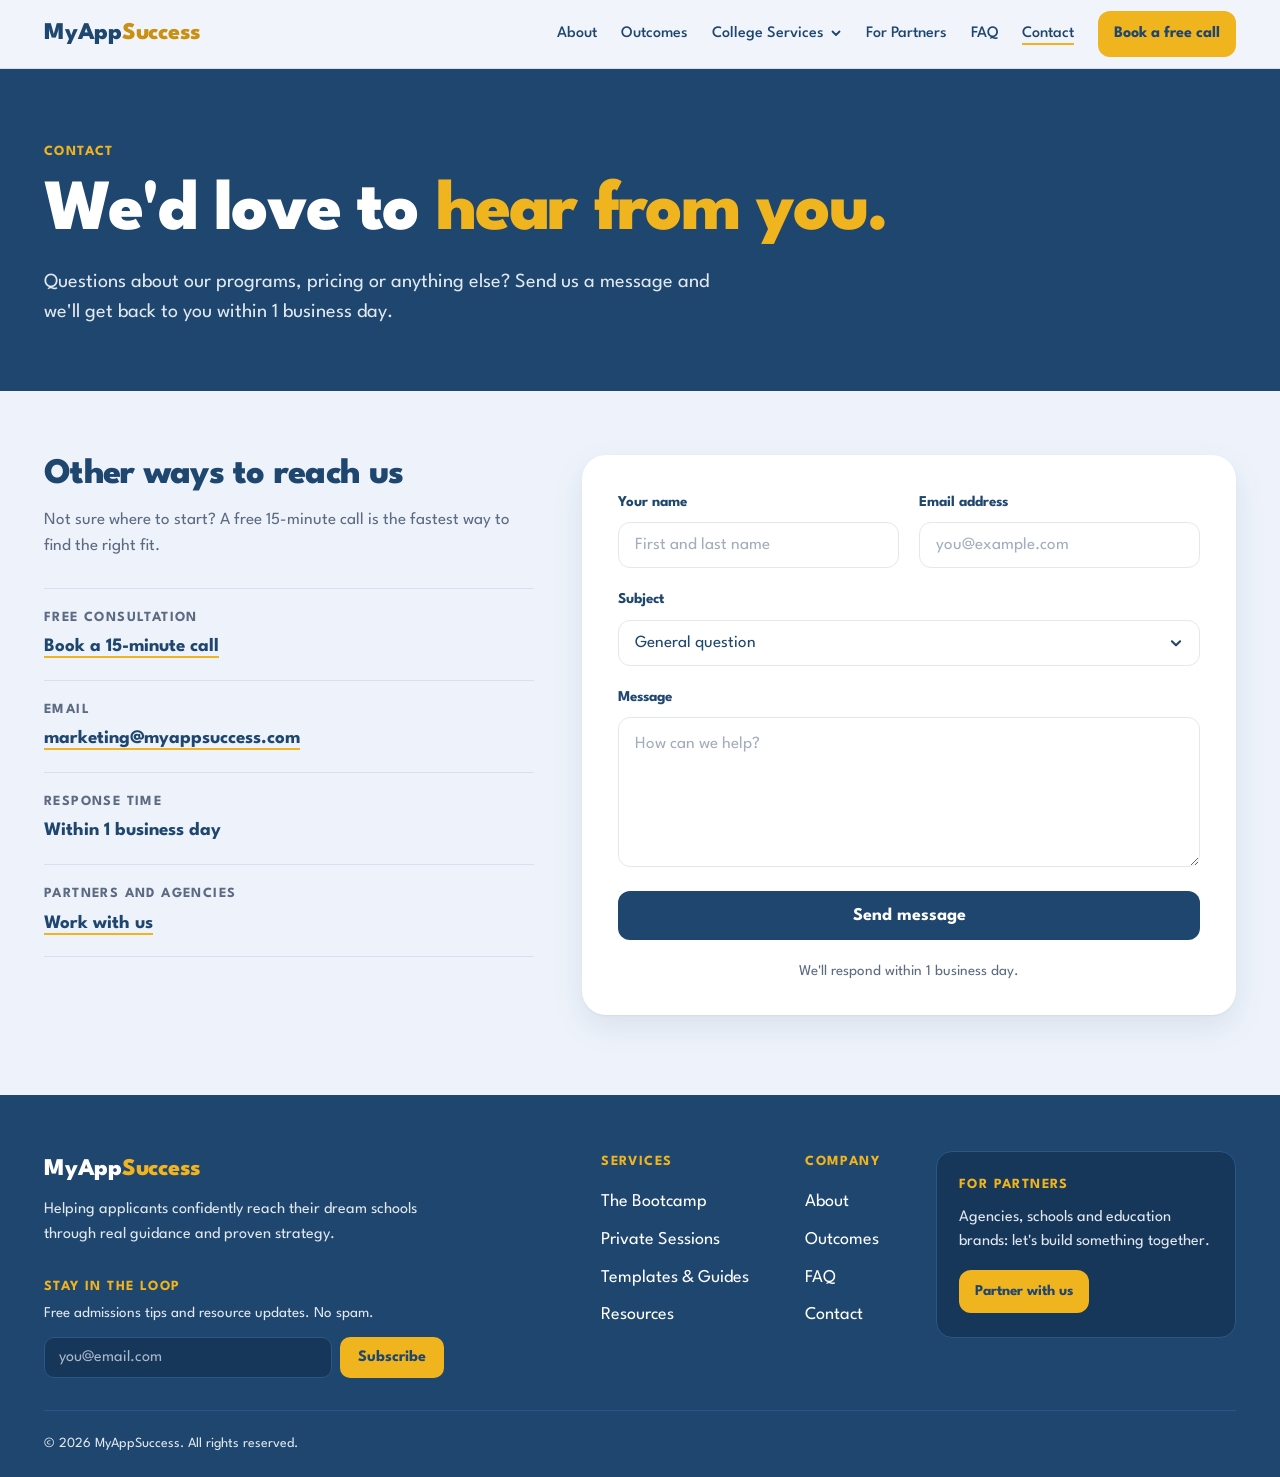
<file: contact.html>
<!doctype html>
<html lang="en">
<head>
<meta charset="utf-8">
<meta name="viewport" content="width=device-width, initial-scale=1, viewport-fit=cover">
<title>Contact Us | MyAppSuccess</title>

<link rel="icon" href="favicon.png">
<link rel="preconnect" href="https://fonts.googleapis.com">
<link rel="preconnect" href="https://fonts.gstatic.com" crossorigin>
<link href="https://fonts.googleapis.com/css2?family=League+Spartan:wght@400;500;600;700;800&display=swap" rel="stylesheet">
<link rel="stylesheet" href="site.css">
<script>try{if('scrollRestoration' in history)history.scrollRestoration='manual';}catch(e){}</script>
<style>
.contact{background:var(--blue-light);padding-block:64px 80px}
.c-grid{display:grid;grid-template-columns:minmax(0,.9fr) minmax(0,1.2fr);gap:48px;align-items:start}
.c-info h2{margin:0;font-size:clamp(28px,3vw,36px);line-height:1.1;font-weight:800;letter-spacing:-0.02em}
.c-info p{margin:12px 0 0;color:var(--muted);font-size:17px}
.c-list{list-style:none;margin:28px 0 0;padding:0;border-top:1px solid #d5e0f0}
.c-list li{padding:18px 0;border-bottom:1px solid #d5e0f0}
.c-list b{display:block;font-size:14px;font-weight:700;letter-spacing:.1em;text-transform:uppercase;color:var(--muted)}
.c-list span,.c-list a{display:block;margin-top:4px;font-size:19px;font-weight:700;color:var(--navy)}
.c-list a{text-decoration:underline;text-decoration-color:var(--gold);text-decoration-thickness:2px;text-underline-offset:5px}
.c-card{background:var(--white);border-radius:24px;box-shadow:var(--shadow);padding:36px 36px 32px}
.c-card form{display:grid;gap:20px}
.c-row{display:grid;grid-template-columns:1fr 1fr;gap:20px}
.btn-submit{width:100%;margin-top:4px}
.privacy-note{margin:0;text-align:center;color:var(--muted);font-size:15px}
@media (max-width:900px){.c-grid{grid-template-columns:1fr;gap:28px}.c-info{order:2}}
@media (max-width:720px){.contact{padding-block:28px 52px}.c-card{padding:24px 20px 22px;border-radius:20px}.c-row{grid-template-columns:1fr}}
</style>

<link rel="apple-touch-icon" href="/apple-touch-icon.png">
</head>
<body>
<header class="site-head">
  <div class="wrap head-row">
    <a class="logo" href="index.html#top">MyApp<span>Success</span></a>
    <button class="menu-btn" id="menuBtn" type="button" aria-expanded="false" aria-controls="siteNav">Menu</button>
    <nav class="nav" id="siteNav" aria-label="Main">
      <a href="index.html#about">About</a>
      <a href="index.html#outcomes">Outcomes</a>
      <div class="nav-dd">
        <button class="nav-dd-btn" type="button" aria-expanded="false" aria-controls="svcMenu">College Services<svg viewBox="0 0 12 12" aria-hidden="true"><path d="M2.5 4.5L6 8l3.5-3.5" fill="none" stroke="currentColor" stroke-width="1.8" stroke-linecap="round" stroke-linejoin="round"/></svg></button>
        <div class="nav-sub" id="svcMenu">
          <a href="index.html#bootcamp">Bootcamp</a>
          <a href="index.html#sessions">Private Sessions</a>
          <a href="index.html#guides">Templates &amp; Guides</a>
          <a href="resources.html">Resources</a>
        </div>
      </div>
      <a href="for-agencies.html">For Partners</a>
      <a href="index.html#faq">FAQ</a>
      <a href="contact.html" aria-current="page">Contact</a>
      <a class="btn" href="interest-form.html">Book a free call</a>
    </nav>
  </div>
</header>
<main id="top">
<section class="panel navy">
  <div class="wrap page-hero">
    <p class="label">Contact</p>
    <h1>We'd love to <span>hear from you.</span></h1>
    <p class="sub">Questions about our programs, pricing or anything else? Send us a message and we'll get back to you within 1 business day.</p>
  </div>
</section>
<section class="contact">
  <div class="wrap c-grid">
    <div class="c-info">
      <h2>Other ways to reach us</h2>
      <p>Not sure where to start? A free 15-minute call is the fastest way to find the right fit.</p>
      <ul class="c-list">
        <li><b>Free consultation</b><a href="interest-form.html">Book a 15-minute call</a></li>
        <li><b>Email</b><a href="mailto:marketing@myappsuccess.com">marketing@myappsuccess.com</a></li>
        <li><b>Response time</b><span>Within 1 business day</span></li>
        <li><b>Partners and agencies</b><a href="for-agencies.html">Work with us</a></li>
      </ul>
    </div>
    <div class="c-card" id="form-view">
      <form id="contact-form">
        <div class="c-row">
          <div class="fld"><label for="name">Your name</label><input type="text" id="name" name="name" placeholder="First and last name" autocomplete="name" required></div>
          <div class="fld"><label for="email">Email address</label><input type="email" id="email" name="email" placeholder="you@example.com" autocomplete="email" required></div>
        </div>
        <div class="fld"><label for="subject">Subject</label>
          <select id="subject" name="subject">
            <option value="General Question">General question</option>
            <option value="The Bootcamp">The Bootcamp</option>
            <option value="Private Sessions">Private Sessions</option>
            <option value="Templates & Guides">Templates &amp; Guides</option>
            <option value="Other">Other</option>
          </select>
        </div>
        <div class="fld"><label for="message">Message</label><textarea id="message" name="message" placeholder="How can we help?" required></textarea></div>
        <button type="submit" class="btn btn-navy btn-submit" id="submit-btn">Send message</button>
        <p class="privacy-note">We'll respond within 1 business day.</p>
      </form>
    </div>
  </div>
</section>
</main>
<footer class="panel navy">
  <div class="wrap">
    <div class="foot" id="foot">
      <div class="foot-brand">
        <a class="logo" href="index.html#top">MyApp<span>Success</span></a>
        <p class="foot-blurb" style="margin:10px 0 0;color:var(--border);font-size:16px">Helping applicants confidently reach their dream schools through real guidance and proven strategy.</p>
        <h4 class="news-h">Stay in the loop</h4>
        <p class="news-note">Free admissions tips and resource updates. No spam.</p>
        <form class="news-form" id="newsForm">
          <label for="newsEmail">Email address</label>
          <input id="newsEmail" type="email" placeholder="you@email.com" autocomplete="email" required>
          <button class="btn" type="submit">Subscribe</button>
        </form>
        <p class="news-msg" id="newsMsg" hidden>Thanks for subscribing. We'll be in touch!</p>
      </div>
      <div class="foot-cols">
        <div><h4>Services</h4><ul><li><a href="index.html#bootcamp">The Bootcamp</a></li><li><a href="index.html#sessions">Private Sessions</a></li><li><a href="index.html#guides">Templates &amp; Guides</a></li><li><a href="resources.html">Resources</a></li></ul></div>
        <div><h4>Company</h4><ul><li><a href="index.html#about">About</a></li><li><a href="index.html#outcomes">Outcomes</a></li><li><a href="index.html#faq">FAQ</a></li><li><a href="contact.html">Contact</a></li></ul></div>
        <div class="foot-partners"><h4>For Partners</h4><p>Agencies, schools and education brands: let's build something together.</p><a class="btn" href="for-agencies.html">Partner with us</a></div>
      </div>
    </div>
    <div class="copy">© 2026 MyAppSuccess. All rights reserved.</div>
  </div>
</footer>
<script src="site.js"></script>
<script>
document.getElementById('contact-form').addEventListener('submit', async function(e) {
  e.preventDefault();
  var btn = document.getElementById('submit-btn');
  btn.disabled = true;
  btn.textContent = 'Sending...';

  var formData = new FormData();
  formData.append('name', document.getElementById('name').value);
  formData.append('email', document.getElementById('email').value);
  formData.append('_subject', 'Contact: ' + document.getElementById('subject').value + ' | MyAppSuccess');
  formData.append('_template', 'box');
  formData.append('_captcha', 'false');
  formData.append('message',
    'From: ' + document.getElementById('name').value + '\n' +
    'Email: ' + document.getElementById('email').value + '\n' +
    'Subject: ' + document.getElementById('subject').value + '\n\n' +
    document.getElementById('message').value
  );

  try {
    await fetch('https://formsubmit.co/kelly@myappsuccess.com', {
      method: 'POST',
      body: formData
    });
  } catch(err) {
    // silent fail
  }

  window.location.href = 'thank-you.html';
});
</script>
</body>
</html>
</file>
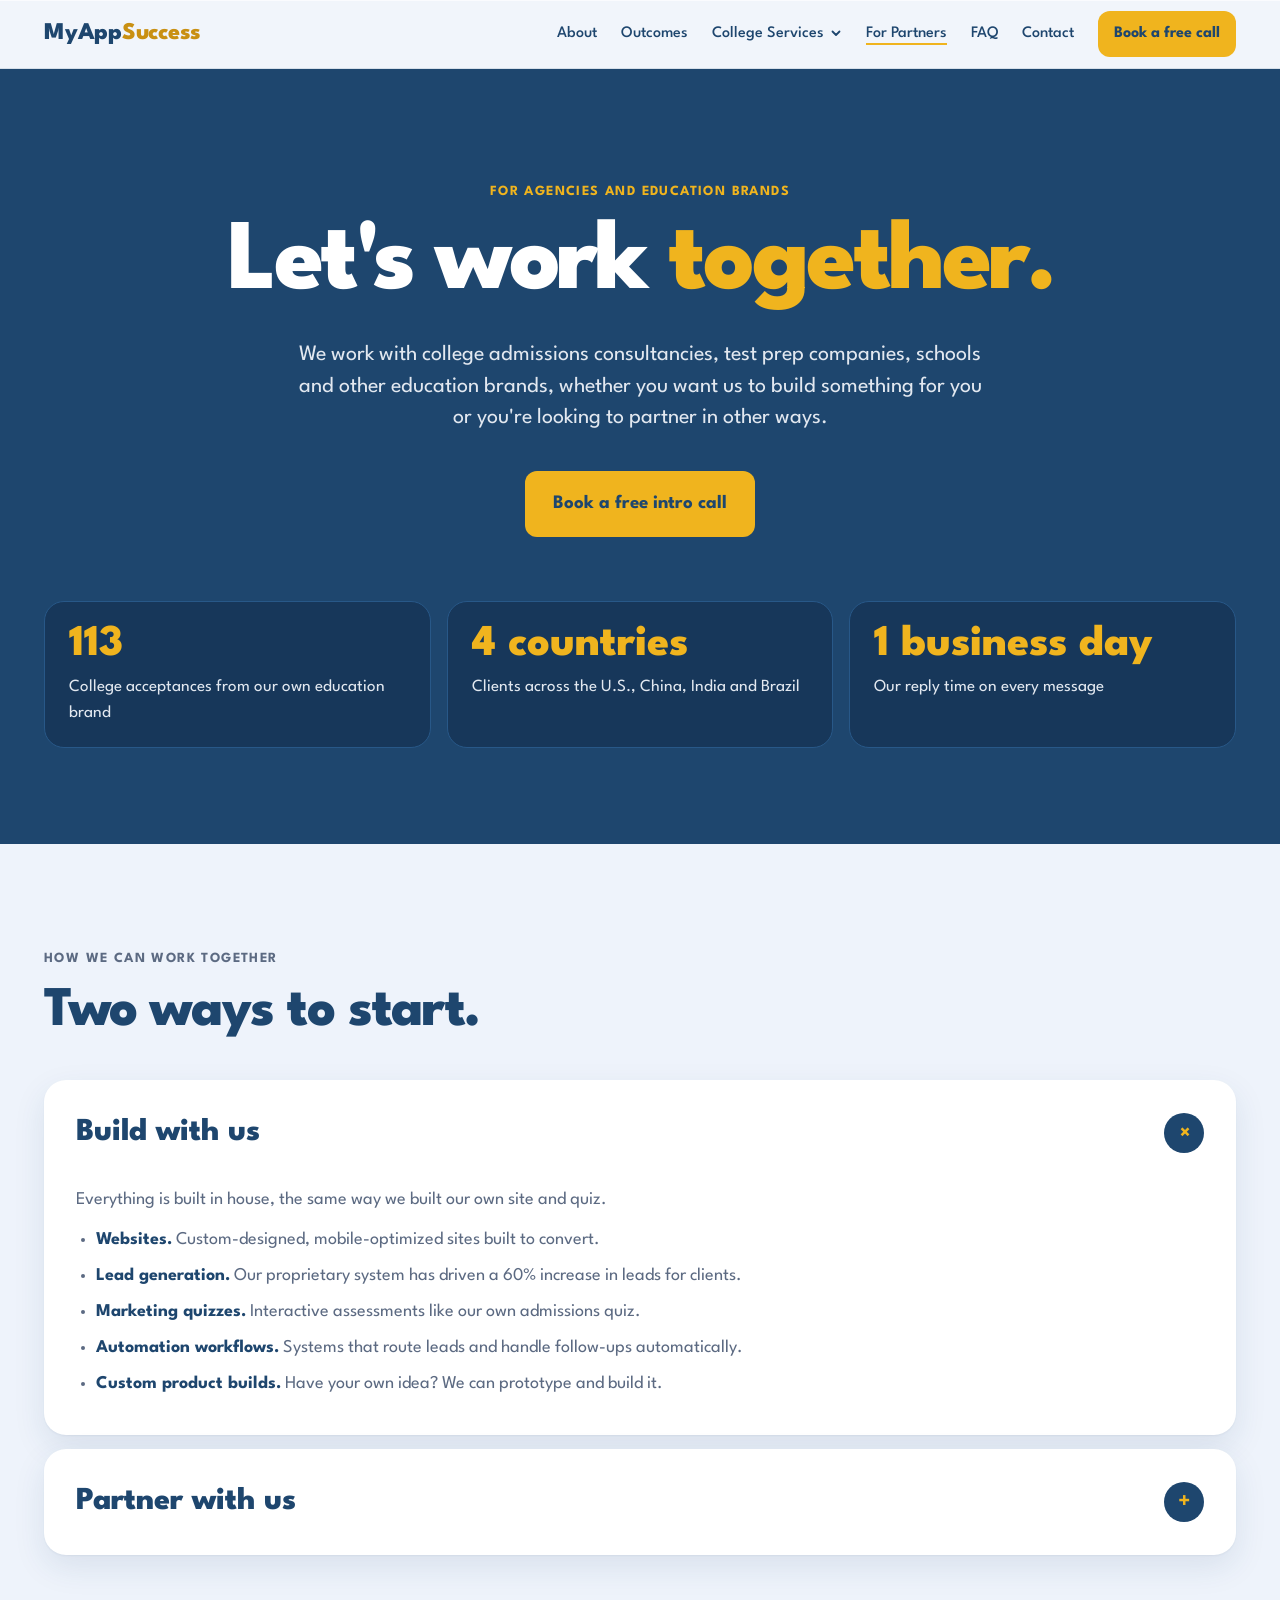
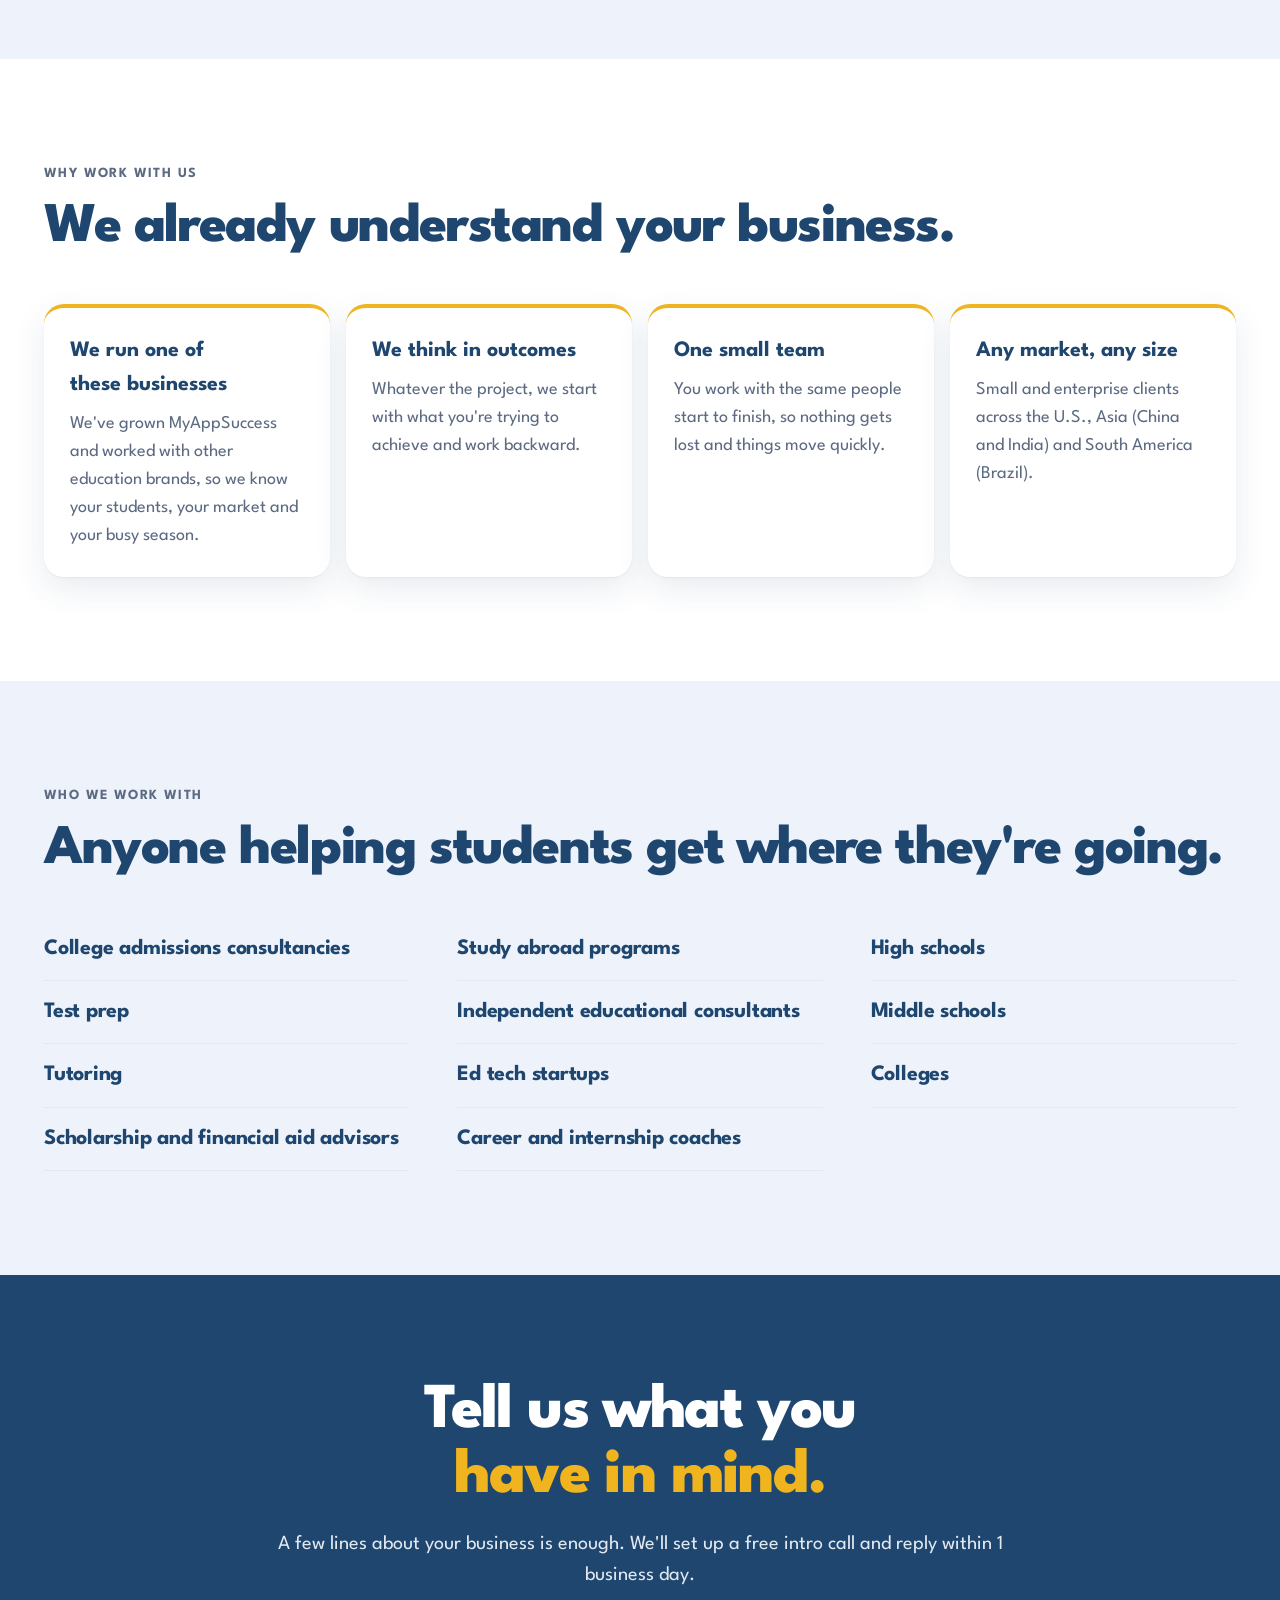
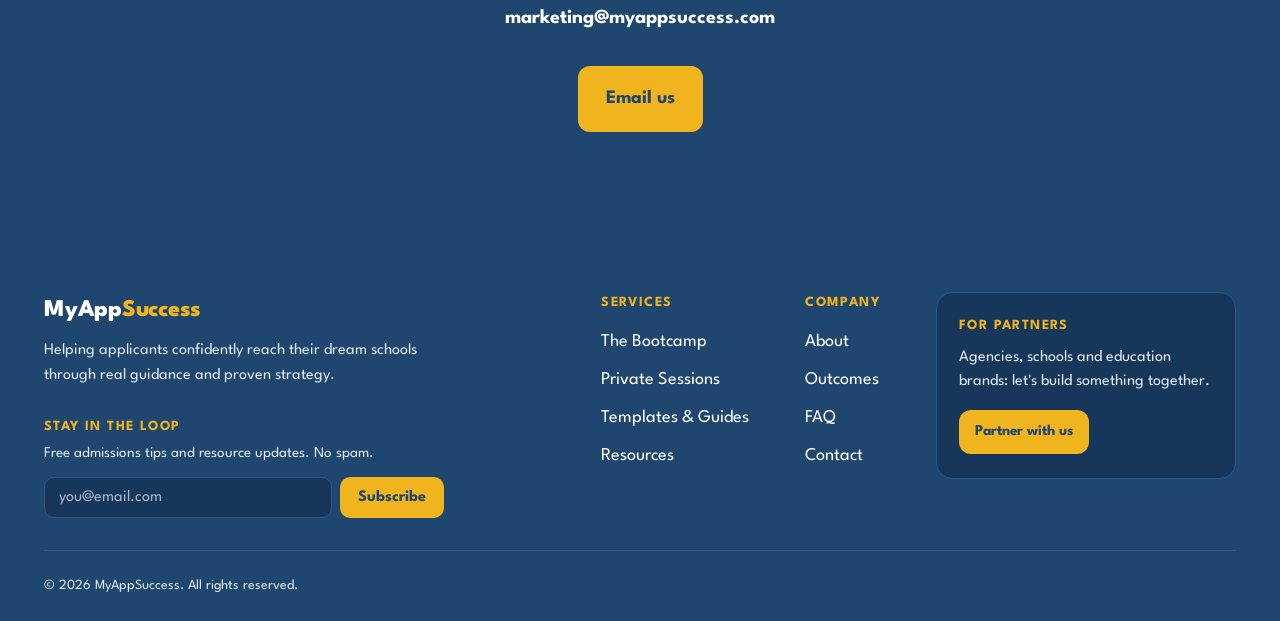
<file: for-agencies.html>
<!doctype html>
<html lang="en">
<head>
<meta charset="utf-8">
<meta name="viewport" content="width=device-width, initial-scale=1, viewport-fit=cover">
<title>For Partners | MyAppSuccess</title>
<link rel="preconnect" href="https://fonts.googleapis.com">
<link rel="preconnect" href="https://fonts.gstatic.com" crossorigin>
<link rel="icon" href="favicon.png">
<link href="https://fonts.googleapis.com/css2?family=League+Spartan:wght@400;500;600;700;800&display=swap" rel="stylesheet">
<link rel="stylesheet" href="site.css">
<style>
:root{
  --navy:#1e466e; --navy-mid:#285888; --navy-deep:#17375a; --gold:#f0b41e; --gold-dark:#c99012; --gold-bg:#fef9e6;
  --off:#f5f7fa; --blue-light:#eef3fb; --muted:#5c6a82; --border:#e2e8f0; --white:#ffffff;
  --shadow:0 1px 2px rgba(30,70,110,.06), 0 12px 32px rgba(30,70,110,.10);
  --shadow-lift:0 2px 4px rgba(30,70,110,.08), 0 18px 40px rgba(30,70,110,.18);
  --font:'League Spartan', ui-sans-serif, system-ui, -apple-system, 'Segoe UI', sans-serif;
  --gap:12px;
  color-scheme: light;
}
*{box-sizing:border-box}
html{scroll-behavior:smooth;scroll-padding-top:110px;padding-bottom:env(safe-area-inset-bottom, 0px)}
body{margin:0;background:var(--white);color:var(--navy);font-family:var(--font);font-size:18px;line-height:1.55}
a{color:var(--navy)} a:hover{color:var(--navy-mid)}
a:focus-visible,summary:focus-visible{outline:3px solid var(--gold);outline-offset:3px}
h1,h2,h3{text-wrap:balance}
.wrap{max-width:1240px;margin:0 auto;padding-left:max(24px, env(safe-area-inset-left, 0px));padding-right:max(24px, env(safe-area-inset-right, 0px))}
.panel{position:relative}
.band{padding-block:104px}
.navy{background:var(--navy);color:var(--white)}
.navy a{color:var(--white)}
.white{background:var(--white)}
.blue{background:var(--blue-light)}
.h2{margin:0;font-size:clamp(36px,5vw,56px);line-height:1.02;letter-spacing:-0.025em;font-weight:800}
.label{margin:0 0 14px;font-size:14px;font-weight:700;letter-spacing:0.1em;text-transform:uppercase;color:var(--muted)}
.navy .label{color:var(--gold)}
.btn{display:inline-block;background:var(--gold);color:var(--navy) !important;text-decoration:none;font-weight:700;padding:16px 24px;border-radius:12px;font-size:18px;transition:background .15s ease}
.btn:hover{background:#f5c547}
.preview{background:var(--gold-bg);color:var(--navy);font-size:14px;text-align:center;padding:8px 16px;padding-top:calc(8px + env(safe-area-inset-top, 0px))}
.site-head{position:sticky;top:env(safe-area-inset-top, 0px);z-index:50;background:rgba(238,243,251,.82);-webkit-backdrop-filter:saturate(1.6) blur(18px);backdrop-filter:saturate(1.6) blur(18px);border-bottom:1px solid rgba(30,70,110,.12);box-shadow:0 1px 0 rgba(255,255,255,.6) inset}
body::before{content:"";position:fixed;inset:0 0 auto;height:env(safe-area-inset-top, 0px);z-index:60;background:var(--blue-light)}
.head-row{display:flex;align-items:center;justify-content:space-between;gap:24px;min-height:68px;position:relative}
.logo{font-weight:800;font-size:24px;color:var(--navy) !important;text-decoration:none;letter-spacing:-0.01em}
.logo span{color:var(--gold-dark)}
.nav{display:flex;align-items:center;gap:24px;font-size:16px;font-weight:500}
.nav a{text-decoration:none;color:var(--navy)}
.nav a:hover{color:var(--navy-mid);text-decoration:underline;text-decoration-color:var(--gold);text-decoration-thickness:2px;text-underline-offset:6px}
.nav .btn:hover{text-decoration:none}
.nav a[aria-current="page"]{text-decoration:underline;text-decoration-color:var(--gold);text-decoration-thickness:2px;text-underline-offset:6px}
.nav .btn{padding:11px 16px;font-size:16px}
.nav .btn:hover{color:var(--navy) !important;background:#f5c547}
.nav-dd{position:relative}
.nav-dd-btn{background:none;border:none;padding:0;font-family:var(--font);font-size:16px;font-weight:500;color:var(--navy);cursor:pointer;display:inline-flex;align-items:center;gap:6px}
.nav-dd-btn svg{width:12px;height:12px;transition:transform .15s ease}
.nav-dd.open .nav-dd-btn svg{transform:rotate(180deg)}
.nav-dd-btn:hover{color:var(--navy-mid)}
.nav-sub{display:none;position:absolute;top:calc(100% + 16px);left:-14px;min-width:230px;background:var(--white);border:1px solid var(--border);border-radius:14px;box-shadow:var(--shadow-lift);padding:8px;z-index:70}
.nav-sub::before{content:"";position:absolute;left:0;right:0;top:-18px;height:18px}
.nav-dd.open .nav-sub{display:block}
@media (hover:hover) and (min-width:1021px){.nav-dd:hover .nav-sub{display:block}}
.nav .nav-sub a{display:block;padding:10px 12px;border-radius:9px;white-space:nowrap}
.nav .nav-sub a:hover{background:var(--blue-light);text-decoration:none}
@media (max-width:1020px){
  .nav-dd{width:100%}
  .nav-dd-btn{width:100%;padding:12px 0;border-bottom:1px solid var(--border);cursor:default}
  .nav-dd-btn svg{display:none}
  .nav-sub{display:block;position:static;min-width:0;border:none;box-shadow:none;background:transparent;padding:0 0 0 16px;border-radius:0}
  .nav-sub::before{display:none}
  .nav .nav-sub a{padding:12px 0;border-radius:0}
}
.menu-btn{display:none;background:var(--navy);border:none;color:var(--white);font-family:var(--font);font-size:16px;font-weight:600;padding:10px 16px;border-radius:10px;cursor:pointer}
@media (max-width:1020px){
  .menu-btn{display:block}
  .nav{display:none;position:absolute;left:0;right:0;top:100%;background:var(--blue-light);border-top:1px solid rgba(30,70,110,.12);box-shadow:var(--shadow-lift);flex-direction:column;align-items:flex-start;gap:0;padding:8px 24px 20px}
  .nav.open{display:flex}
  .nav a{padding:12px 0;width:100%;border-bottom:1px solid var(--border)}
  .nav .btn{margin-top:14px;width:auto;border-bottom:none}
}
.nav .btn{padding:11px 16px;font-size:16px}
.nav .btn:hover{color:var(--navy) !important;background:#f5c547}
.hero{padding-block:112px 96px;text-align:center}
.hero h1{margin:0 auto;font-size:clamp(48px,8vw,100px);line-height:0.95;letter-spacing:-0.035em;font-weight:800;max-width:980px}
.hero h1 span{color:var(--gold)}
.hero p.sub{margin:28px auto 0;font-size:22px;line-height:1.45;max-width:700px;color:var(--border)}
.proof{margin:64px 0 0;display:flex;gap:16px;flex-wrap:wrap}
.proof > div{flex:1 1 240px;text-align:left;background:var(--navy-deep);border:1px solid var(--navy-mid);border-radius:20px;padding:20px 24px;font-size:17px;color:var(--border)}
.proof strong{display:block;color:var(--gold);font-weight:800;font-size:clamp(32px,4vw,44px);line-height:1.05;margin-bottom:6px}
.ways{margin-top:40px;display:flex;flex-direction:column;gap:14px}
details.x{background:var(--white);border-radius:22px;box-shadow:var(--shadow);padding:0 32px;}
details.x > summary{list-style:none;cursor:pointer;display:flex;justify-content:space-between;align-items:center;gap:20px;padding:28px 0;font-size:clamp(24px,3vw,32px);font-weight:800}
details.x > summary::-webkit-details-marker{display:none}
details.x > summary::after{content:"+";display:grid;place-items:center;width:40px;height:40px;border-radius:50%;background:var(--navy);color:var(--gold);font-size:24px;font-weight:600;line-height:1;flex-shrink:0;transition:transform .25s ease}
details.x[open] > summary::after{transform:rotate(45deg)}
details.x .x-body{padding:0 0 30px;color:var(--muted);max-width:820px}
details.x ul{margin:12px 0 0;padding-left:20px}
details.x li{margin:8px 0}
details.x li strong{color:var(--navy)}
.why{display:flex;gap:16px;flex-wrap:wrap;margin-top:48px}
.why > div{flex:1 1 260px;min-width:0;background:var(--white);border-radius:20px;padding:26px 26px 28px;box-shadow:var(--shadow);border-top:4px solid var(--gold)}
.why h3{margin:0;font-size:22px;font-weight:700}
.why p{margin:8px 0 0;color:var(--muted)}
.who{list-style:none;margin:40px 0 0;padding:0;columns:3 260px;column-gap:48px}
.who li{padding:14px 0;border-bottom:1px solid var(--border);break-inside:avoid;font-size:22px;font-weight:700;letter-spacing:-0.01em}
.copy{padding-block:24px;font-size:14px;color:var(--border);display:flex;justify-content:space-between;gap:12px;flex-wrap:wrap}
@media (max-width:720px){.band{padding-block:72px}.hero{padding-block:72px 56px}details.x{padding:0 20px}.who li{font-size:19px}}
@media (prefers-reduced-motion: reduce){html{scroll-behavior:auto}.btn,details.x > summary::after{transition:none}}
</style>
<meta property="og:type" content="website" />
<meta property="og:title" content="For Partners | MyAppSuccess" />
<meta property="og:description" content="MyAppSuccess Studio works with college admissions consultancies, test prep companies, and other education brands, whether you need something built or you're looking to partner." />
<meta property="og:image" content="https://myappsuccess.com/NavLogo" />
<meta property="og:url" content="https://myappsuccess.com/for-agencies.html" />
<meta property="og:site_name" content="MyAppSuccess" />
<meta name="twitter:card" content="summary_large_image" />
<meta name="twitter:title" content="For Partners | MyAppSuccess" />
<meta name="twitter:description" content="MyAppSuccess Studio works with education brands, whether you need something built or you're looking to partner." />
<meta name="twitter:image" content="https://myappsuccess.com/NavLogo" />
<link rel="apple-touch-icon" href="/apple-touch-icon.png">
</head>
<body>

<div class="page" id="top">
<header class="site-head">
  <div class="wrap head-row">
    <a class="logo" href="index.html#top">MyApp<span>Success</span></a>
    <button class="menu-btn" id="menuBtn" type="button" aria-expanded="false" aria-controls="siteNav">Menu</button>
    <nav class="nav" id="siteNav" aria-label="Main">
      <a href="index.html#about">About</a>
      <a href="index.html#outcomes">Outcomes</a>
      <div class="nav-dd">
        <button class="nav-dd-btn" type="button" aria-expanded="false" aria-controls="svcMenu">College Services<svg viewBox="0 0 12 12" aria-hidden="true"><path d="M2.5 4.5L6 8l3.5-3.5" fill="none" stroke="currentColor" stroke-width="1.8" stroke-linecap="round" stroke-linejoin="round"/></svg></button>
        <div class="nav-sub" id="svcMenu">
          <a href="index.html#bootcamp">Bootcamp</a>
          <a href="index.html#sessions">Private Sessions</a>
          <a href="index.html#guides">Templates &amp; Guides</a>
          <a href="resources.html">Resources</a>
        </div>
      </div>
      <a href="for-agencies.html" aria-current="page">For Partners</a>
      <a href="index.html#faq">FAQ</a>
      <a href="contact.html">Contact</a>
      <a class="btn" href="interest-form.html">Book a free call</a>
    </nav>
  </div>
</header>

<main>
<section class="panel navy">
  <div class="wrap hero">
    <p class="label">For agencies and education brands</p>
    <h1>Let's work <span>together.</span></h1>
    <p class="sub">We work with college admissions consultancies, test prep companies, schools and other education brands, whether you want us to build something for you or you're looking to partner in other ways.</p>
    <div style="margin-top:36px"><a class="btn" href="#contact" style="font-size:19px;padding:18px 28px">Book a free intro call</a></div>
    <div class="proof">
      <div><strong>113</strong>College acceptances from our own education brand</div>
      <div><strong>4 countries</strong>Clients across the U.S., China, India and Brazil</div>
      <div><strong>1 business day</strong>Our reply time on every message</div>
    </div>
  </div>
</section>

<section class="panel blue band">
  <div class="wrap">
    <p class="label">How we can work together</p>
    <h2 class="h2">Two ways to start.</h2>
    <div class="ways">
      <details class="x" id="build" open>
        <summary>Build with us</summary>
        <div class="x-body">
          <p style="margin:0">Everything is built in house, the same way we built our own site and quiz.</p>
          <ul>
            <li><strong>Websites.</strong> Custom-designed, mobile-optimized sites built to convert.</li>
            <li><strong>Lead generation.</strong> Our proprietary system has driven a 60% increase in leads for clients.</li>
            <li><strong>Marketing quizzes.</strong> Interactive assessments like our own admissions quiz.</li>
            <li><strong>Automation workflows.</strong> Systems that route leads and handle follow-ups automatically.</li>
            <li><strong>Custom product builds.</strong> Have your own idea? We can prototype and build it.</li>
          </ul>
        </div>
      </details>
      <details class="x" id="partner">
        <summary>Partner with us</summary>
        <div class="x-body">
          <p style="margin:0">Not looking for a build? We're open to affiliate partnerships, marketing collaborations, or anything else that serves students and families. Tell us what you have in mind and we'll see what makes sense.</p>
        </div>
      </details>
    </div>
  </div>
</section>

<section class="panel white band">
  <div class="wrap">
    <p class="label">Why work with us</p>
    <h2 class="h2">We already understand your business.</h2>
    <div class="why">
      <div><h3>We run one of these businesses</h3><p>We've grown MyAppSuccess and worked with other education brands, so we know your students, your market and your busy season.</p></div>
      <div><h3>We think in outcomes</h3><p>Whatever the project, we start with what you're trying to achieve and work backward.</p></div>
      <div><h3>One small team</h3><p>You work with the same people start to finish, so nothing gets lost and things move quickly.</p></div>
      <div><h3>Any market, any size</h3><p>Small and enterprise clients across the U.S., Asia (China and India) and South America (Brazil).</p></div>
    </div>
  </div>
</section>

<section class="panel blue band">
  <div class="wrap">
    <p class="label">Who we work with</p>
    <h2 class="h2">Anyone helping students get where they're going.</h2>
    <ul class="who">
      <li>College admissions consultancies</li>
      <li>Test prep</li>
      <li>Tutoring</li>
      <li>Scholarship and financial aid advisors</li>
      <li>Study abroad programs</li>
      <li>Independent educational consultants</li>
      <li>Ed tech startups</li>
      <li>Career and internship coaches</li>
      <li>High schools</li>
      <li>Middle schools</li>
      <li>Colleges</li>
    </ul>
  </div>
</section>

<section class="panel navy band" id="contact">
  <div class="wrap" style="text-align:center">
    <div style="max-width:780px;margin:0 auto">
      <h2 class="h2" style="font-size:clamp(40px,6vw,64px)">Tell us what you <span style="color:var(--gold)">have in mind.</span></h2>
      <p style="margin:20px 0 0;font-size:20px;color:var(--border)">A few lines about your business is enough. We'll set up a free intro call and reply within 1 business day.</p>
      <p style="margin:12px 0 0;font-size:20px;font-weight:700;user-select:all">marketing@myappsuccess.com</p>
    </div>
    <div style="margin-top:32px"><a class="btn" href="mailto:marketing@myappsuccess.com" style="font-size:19px;padding:18px 28px">Email us</a></div>
  </div>
</section>
</main>

<footer class="panel navy">
  <div class="wrap">
    <div class="foot" id="foot">
      <div class="foot-brand">
        <a class="logo" href="index.html#top">MyApp<span>Success</span></a>
        <p class="foot-blurb" style="margin:10px 0 0;color:var(--border);font-size:16px">Helping applicants confidently reach their dream schools through real guidance and proven strategy.</p>
        <h4 class="news-h">Stay in the loop</h4>
        <p class="news-note">Free admissions tips and resource updates. No spam.</p>
        <form class="news-form" id="newsForm">
          <label for="newsEmail">Email address</label>
          <input id="newsEmail" type="email" placeholder="you@email.com" autocomplete="email" required>
          <button class="btn" type="submit">Subscribe</button>
        </form>
        <p class="news-msg" id="newsMsg" hidden>Thanks for subscribing. We'll be in touch!</p>
      </div>
      <div class="foot-cols">
        <div><h4>Services</h4><ul><li><a href="index.html#bootcamp">The Bootcamp</a></li><li><a href="index.html#sessions">Private Sessions</a></li><li><a href="index.html#guides">Templates &amp; Guides</a></li><li><a href="resources.html">Resources</a></li></ul></div>
        <div><h4>Company</h4><ul><li><a href="index.html#about">About</a></li><li><a href="index.html#outcomes">Outcomes</a></li><li><a href="index.html#faq">FAQ</a></li><li><a href="contact.html">Contact</a></li></ul></div>
        <div class="foot-partners"><h4>For Partners</h4><p>Agencies, schools and education brands: let's build something together.</p><a class="btn" href="for-agencies.html">Partner with us</a></div>
      </div>
    </div>
    <div class="copy">© 2026 MyAppSuccess. All rights reserved.</div>
  </div>
</footer>
</div>
<script src="site.js"></script>
</body>
</html>
</file>
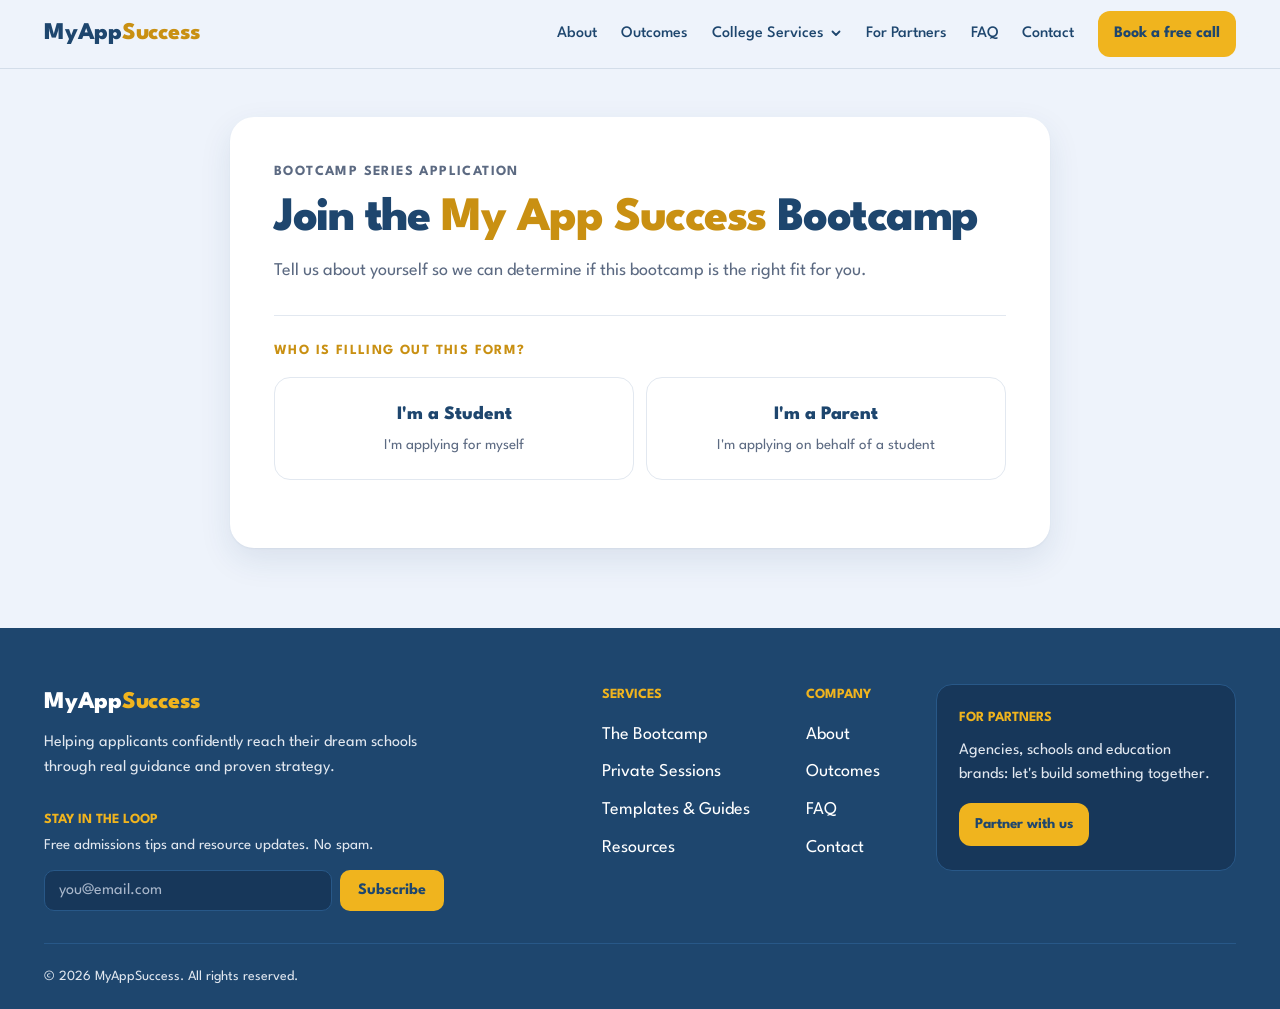
<file: form.html>
<!DOCTYPE html>
<html lang="en">
<head>
<meta charset="UTF-8" />
<meta name="viewport" content="width=device-width, initial-scale=1.0" />
<title>Bootcamp Series Application | MyAppSuccess</title>
  <link rel="icon" type="image/png" href="/favicon.png" />
  <link rel="apple-touch-icon" href="/apple-touch-icon.png" />
<link href="https://fonts.googleapis.com/css2?family=League+Spartan:wght@300;400;500;600;700;800&display=swap" rel="stylesheet" />
<style>
  *, *::before, *::after { box-sizing: border-box; margin: 0; padding: 0; }
  :root {
    --navy: #1e4b78;
    --navy-mid: #265d96;
    --gold: #f0b41e;
    --gold-dark: #c99012;
    --gold-bg: #fef9e6;
    --white: #ffffff;
    --off-white: #f5f7fa;
    --blue-light: #eef3fb;
    --text: #1e4b78;
    --muted: #5c6a82;
    --border: #d0d9e8;
    --font: 'League Spartan', sans-serif;
  }
  html { scroll-behavior: smooth; }
  body { font-family: var(--font); color: var(--text); background: var(--off-white); min-height: 100vh; display: flex; flex-direction: column; }

  /* NAV */
  .qz-oldnav {
    display: flex; align-items: center; justify-content: space-between;
    padding: 0 3rem; height: 72px;
    background: rgba(255,255,255,0.97);
    border-bottom: 2px solid var(--gold);
    box-shadow: 0 2px 16px rgba(30,75,120,0.07);
  }
  .nav-logo img { height: 44px; width: auto; display: block; mix-blend-mode: multiply; }
  .nav-back {
    font-size: 0.88rem; font-weight: 600; text-decoration: none;
    color: var(--navy); display: flex; align-items: center; gap: 0.4rem;
    transition: color 0.2s;
  }
  .nav-back:hover { color: var(--gold-dark); }

  .page {
    display: flex; align-items: flex-start; justify-content: center;
    padding: 3.5rem 1.5rem 5rem;
  }
  .form-card {
    background: var(--white); border-radius: 20px;
    box-shadow: 0 8px 48px rgba(30,75,120,0.1);
    padding: 3.5rem; width: 100%; max-width: 700px;
  }

  .eyebrow {
    font-size: 0.72rem; font-weight: 700; letter-spacing: 0.16em;
    text-transform: uppercase; color: var(--gold);
    display: flex; align-items: center; gap: 0.5rem; margin-bottom: 0.8rem;
  }
  .eyebrow::before { content: ''; display: block; width: 20px; height: 2px; background: var(--gold); }
  .form-card h1 {
    font-size: clamp(1.8rem, 4vw, 2.4rem); font-weight: 800; line-height: 1.1;
    color: var(--navy); margin-bottom: 0.6rem; letter-spacing: -0.02em;
  }
  .form-card h1 .accent { color: var(--gold); }
  .sub { font-size: 0.92rem; color: var(--muted); line-height: 1.7; margin-bottom: 1.5rem; }
  .required-note { font-size: 0.78rem; color: var(--muted); margin-bottom: 2rem; }
  .required-note span { color: var(--gold-dark); font-weight: 700; }

  /* ROLE PICKER */
  .role-picker { display: grid; grid-template-columns: 1fr 1fr; gap: 1rem; margin-bottom: 2.5rem; }
  .role-card {
    position: relative; border: 2px solid var(--border); border-radius: 14px;
    padding: 1.4rem 1.2rem; cursor: pointer; text-align: center;
    background: var(--off-white); transition: border-color 0.2s, background 0.2s, transform 0.15s;
    user-select: none;
  }
  .role-card:hover { border-color: var(--navy-mid); background: var(--blue-light); transform: translateY(-2px); }
  .role-card.selected { border-color: var(--navy); background: var(--blue-light); }
  .role-card .role-title { font-size: 1rem; font-weight: 800; color: var(--navy); margin-bottom: 0.25rem; }
  .role-card .role-desc { font-size: 0.78rem; color: var(--muted); }
  .role-card input { display: none; }
  /* Checkmark badge on selected role card */
  .role-card .check-badge {
    position: absolute; top: 0.6rem; right: 0.7rem;
    width: 1.3rem; height: 1.3rem; border-radius: 50%;
    background: var(--navy); display: none;
    align-items: center; justify-content: center;
  }
  .role-card .check-badge svg { width: 0.75rem; height: 0.75rem; }
  .role-card.selected .check-badge { display: flex; }

  /* FORM SECTIONS */
  .form-section { display: none; }
  .form-section.active { display: block; animation: fadeIn 0.35s ease; }
  @keyframes fadeIn { from { opacity: 0; transform: translateY(10px); } to { opacity: 1; transform: translateY(0); } }

  .section-label {
    font-size: 0.7rem; font-weight: 700; letter-spacing: 0.14em;
    text-transform: uppercase; color: var(--navy);
    margin: 1.8rem 0 1rem; padding-bottom: 0.4rem;
    border-bottom: 2px solid var(--gold);
  }

  .form-grid { display: grid; grid-template-columns: 1fr 1fr; gap: 1.2rem; }
  .full { grid-column: 1 / -1; }
  .form-group { display: flex; flex-direction: column; gap: 0.4rem; }
  .form-group > label {
    font-size: 0.75rem; font-weight: 700; letter-spacing: 0.07em;
    text-transform: uppercase; color: var(--navy);
  }
  .form-group input, .form-group select, .form-group textarea {
    padding: 0.8rem 1rem; border: 2px solid var(--border);
    border-radius: 10px; font-family: var(--font); font-size: 0.9rem;
    color: var(--text); background: var(--off-white); outline: none;
    transition: border-color 0.2s, background 0.2s; font-weight: 500;
    appearance: none; -webkit-appearance: none;
  }
  .form-group select {
    background-image: url("data:image/svg+xml,%3Csvg xmlns='http://www.w3.org/2000/svg' width='12' height='8' viewBox='0 0 12 8'%3E%3Cpath d='M1 1l5 5 5-5' stroke='%235c6a82' stroke-width='1.5' fill='none' stroke-linecap='round'/%3E%3C/svg%3E");
    background-repeat: no-repeat; background-position: right 1rem center; padding-right: 2.5rem;
    background-color: var(--off-white);
  }
  .form-group input:focus, .form-group select:focus, .form-group textarea:focus {
    border-color: var(--navy); background: var(--blue-light);
  }
  .form-group textarea { resize: vertical; min-height: 90px; line-height: 1.6; }

  /* CUSTOM RADIO - fully custom so checkmark always shows */
  .radio-group { display: flex; flex-direction: column; gap: 0.55rem; margin-top: 0.2rem; }
  .radio-label {
    display: flex; align-items: center; gap: 0.9rem;
    font-size: 0.9rem; font-weight: 500; cursor: pointer;
    padding: 0.75rem 1rem; border-radius: 10px;
    border: 2px solid var(--border); background: var(--off-white);
    transition: border-color 0.2s, background 0.2s;
    position: relative;
    text-transform: none; letter-spacing: 0;
  }
  .radio-label:hover { border-color: var(--navy-mid); background: var(--blue-light); }
  /* Hide native radio */
  .radio-label input[type="radio"] { position: absolute; opacity: 0; width: 0; height: 0; }
  /* Custom circle */
  .radio-label .radio-custom {
    width: 1.15rem; height: 1.15rem; border-radius: 50%;
    border: 2px solid var(--border); background: var(--white);
    flex-shrink: 0; display: flex; align-items: center; justify-content: center;
    transition: border-color 0.2s, background 0.2s;
  }
  /* Inner dot */
  .radio-label .radio-custom::after {
    content: ''; width: 0.5rem; height: 0.5rem;
    border-radius: 50%; background: var(--white);
    display: block; transition: background 0.15s;
  }
  /* Selected state */
  .radio-label.is-selected {
    border-color: var(--navy); background: var(--blue-light); font-weight: 700;
  }
  .radio-label.is-selected .radio-custom {
    border-color: var(--navy); background: var(--navy);
  }
  .radio-label.is-selected .radio-custom::after {
    background: var(--white);
  }

  /* CONSENT CHECKBOX */
  .consent-row {
    display: flex; align-items: flex-start; gap: 0.9rem;
    margin-top: 0.25rem; cursor: pointer;
  }
  .consent-row input[type="checkbox"] { position: absolute; opacity: 0; width: 0; height: 0; }
  .check-custom {
    width: 1.2rem; height: 1.2rem; border-radius: 4px;
    border: 2px solid var(--border); background: var(--white);
    flex-shrink: 0; margin-top: 2px;
    display: flex; align-items: center; justify-content: center;
    transition: border-color 0.2s, background 0.2s;
  }
  .check-custom svg { display: none; width: 0.75rem; height: 0.75rem; }
  .consent-row.is-checked .check-custom {
    border-color: var(--navy); background: var(--navy);
  }
  .consent-row.is-checked .check-custom svg { display: block; }
  .consent-text {
    font-size: 0.88rem; font-weight: 500; color: var(--muted);
    line-height: 1.55;
  }

  .divider { height: 1px; background: var(--border); margin: 2rem 0; }
  .hint { font-size: 0.78rem; color: var(--muted); margin-top: 0.5rem; line-height: 1.6; }

  .form-submit { text-align: center; margin-top: 2.5rem; }
  .btn-gold {
    display: inline-flex; align-items: center; gap: 0.5rem;
    background: var(--gold); color: var(--navy);
    font-family: var(--font); font-weight: 800; font-size: 1rem;
    padding: 1rem 3rem; border-radius: 10px; border: none; cursor: pointer;
    transition: background 0.2s, transform 0.15s;
    box-shadow: 0 4px 20px rgba(240,180,30,0.35);
  }
  .btn-gold:hover { background: var(--gold-dark); transform: translateY(-2px); }
  .btn-gold:disabled { opacity: 0.4; cursor: not-allowed; transform: none; }

  #thank-you { display: none; text-align: center; padding: 2rem 0; }
  #thank-you .ty-icon {
    width: 4rem; height: 4rem; border-radius: 50%; background: var(--navy);
    margin: 0 auto 1.2rem; display: flex; align-items: center; justify-content: center;
  }
  #thank-you .ty-icon svg { width: 2rem; height: 2rem; }
  #thank-you h2 { font-size: 2rem; font-weight: 800; color: var(--navy); margin-bottom: 0.7rem; }
  #thank-you p { font-size: 0.95rem; color: var(--muted); line-height: 1.7; }
  #thank-you a {
    display: inline-block; margin-top: 1.5rem;
    font-size: 0.88rem; font-weight: 600; color: var(--gold-dark); text-decoration: underline;
  }

  .qz-oldfoot { background: var(--navy); padding: 1.5rem 3rem; text-align: center; margin-top: auto; }
  .qz-oldfoot p { font-size: 0.78rem; color: rgba(255,255,255,0.35); }
  .footer-link { color: var(--gold); text-decoration: none; font-weight: 600; }

  @media (max-width: 640px) {
    .qz-oldnav { padding: 0 1.2rem; }
    .form-card { padding: 2rem 1.5rem; }
    .form-grid { grid-template-columns: 1fr; }
    .role-picker { grid-template-columns: 1fr; }
  }
</style>
<link rel="stylesheet" href="site.css">

<style>
/* New design layer for the original form markup */
:root{--navy:#1e466e;--navy-mid:#285888;--text:#1e466e;--border:#e2e8f0;--off-white:#f5f7fa;--blue-light:#eef3fb;--muted:#5c6a82;--font:'League Spartan', ui-sans-serif, system-ui, -apple-system, 'Segoe UI', sans-serif}
body{background:var(--blue-light);font-size:18px;line-height:1.55;display:flex}
.page{padding:48px 24px 80px}
.form-card{max-width:820px;border-radius:24px;box-shadow:0 1px 2px rgba(30,70,110,.06),0 12px 32px rgba(30,70,110,.10);padding:44px 44px 40px}
.eyebrow{font-size:14px;letter-spacing:.1em;color:var(--muted);margin-bottom:12px}
.eyebrow::before{display:none}
.form-card h1{font-size:clamp(34px,4.6vw,48px);line-height:1;letter-spacing:-0.03em;margin-bottom:14px}
.form-card h1 .accent{color:var(--gold-dark)}
.sub{font-size:18px;line-height:1.55;margin-bottom:24px}
.required-note{font-size:15px}
.section-label{font-size:14px;letter-spacing:.1em;color:var(--gold-dark);margin:30px 0 16px;padding:24px 0 0;border-bottom:none;border-top:1px solid var(--border)}
.form-grid{gap:18px 20px}
.form-group{gap:8px}
.form-group > label,.form-group label{font-size:15px;font-weight:700;letter-spacing:0;text-transform:none;color:var(--navy)}
.form-group input,.form-group select,.form-group textarea{font-size:17px;padding:14px 16px;border:1.5px solid var(--border);border-radius:12px;background-color:var(--white);color:var(--navy)}
.form-group input::placeholder,.form-group textarea::placeholder{color:#a3adbd}
.form-group input:focus,.form-group select:focus,.form-group textarea:focus{border-color:var(--navy);background-color:var(--white);box-shadow:0 0 0 3px rgba(240,180,30,.35)}
.form-group select{background-color:var(--white)}
.form-group textarea{min-height:120px}
.form-grid > *,.form-group{min-width:0}
.form-group input,.form-group select,.form-group textarea{width:100%;min-width:0;max-width:100%}
.radio-group{gap:10px}
.radio-label{font-size:16px;font-weight:600;padding:14px 16px;border:1.5px solid var(--border);border-radius:12px;background:var(--white)}
.radio-label:hover{border-color:var(--navy);background:var(--white)}
.radio-label.is-selected{border-color:var(--navy);background:var(--gold-bg)}
.radio-label .radio-custom{border:1.5px solid #c3cddd}
.radio-label.is-selected .radio-custom{background:var(--white);border:6px solid var(--navy)}
.radio-label.is-selected .radio-custom::after{display:none}
.role-picker{gap:12px;margin-bottom:28px}
.role-card{border:1.5px solid var(--border);border-radius:16px;background:var(--white);padding:22px 18px}
.role-card:hover{transform:none;border-color:var(--navy);background:var(--white)}
.role-card.selected{border-color:var(--navy);background:var(--gold-bg)}
.role-card .role-title{font-size:19px}
.role-card .role-desc{font-size:15px}
.role-card .check-badge{background:var(--gold);border-radius:6px}
.role-card .check-badge svg path,.role-card .check-badge svg polyline{stroke:var(--navy)}
.consent-row{border:1.5px solid var(--border);border-radius:12px;padding:14px 16px;background:var(--white)}
.consent-row.is-checked{border-color:var(--navy);background:var(--gold-bg)}
.check-custom{border:1.5px solid #c3cddd;border-radius:6px}
.consent-row.is-checked .check-custom{background:var(--gold);border-color:var(--gold)}
.consent-row.is-checked .check-custom svg path,.consent-row.is-checked .check-custom svg polyline{stroke:var(--navy)}
.consent-text{font-size:15px}
.hint{font-size:15px}
.divider{margin:28px 0}
.btn-gold{font-size:18px;font-weight:700;padding:16px 32px;border-radius:12px;box-shadow:none;transition:background .15s ease}
.btn-gold:hover{background:#f5c547;transform:none}
.form-submit .btn-gold{background:var(--navy);color:var(--white)}
.form-submit .btn-gold:hover{background:var(--navy-mid)}
#thank-you .ty-icon{border-radius:14px;background:var(--gold)}
#thank-you .ty-icon svg path,#thank-you .ty-icon svg polyline{stroke:var(--navy)}
#thank-you h2{font-size:clamp(28px,4vw,40px);letter-spacing:-0.02em}
#thank-you p{font-size:18px}
#thank-you a.back-home{display:inline-block;margin-top:22px;background:var(--navy);color:var(--white);text-decoration:none;font-weight:700;padding:14px 24px;border-radius:12px;font-size:17px}
.site-head h1,.foot h4{letter-spacing:inherit}
@media (max-width:720px){.page{padding:20px 16px 52px}.form-card{padding:26px 20px 28px;border-radius:20px}.form-card h1{font-size:32px}.sub{font-size:16px}.btn-gold{width:100%;justify-content:center}}
</style>

</head>
<body>
<header class="site-head">
  <div class="wrap head-row">
    <a class="logo" href="index.html#top">MyApp<span>Success</span></a>
    <button class="menu-btn" id="menuBtn" type="button" aria-expanded="false" aria-controls="siteNav">Menu</button>
    <nav class="nav" id="siteNav" aria-label="Main">
      <a href="index.html#about">About</a>
      <a href="index.html#outcomes">Outcomes</a>
      <div class="nav-dd">
        <button class="nav-dd-btn" type="button" aria-expanded="false" aria-controls="svcMenu">College Services<svg viewBox="0 0 12 12" aria-hidden="true"><path d="M2.5 4.5L6 8l3.5-3.5" fill="none" stroke="currentColor" stroke-width="1.8" stroke-linecap="round" stroke-linejoin="round"/></svg></button>
        <div class="nav-sub" id="svcMenu">
          <a href="index.html#bootcamp">Bootcamp</a>
          <a href="index.html#sessions">Private Sessions</a>
          <a href="index.html#guides">Templates &amp; Guides</a>
          <a href="resources.html">Resources</a>
        </div>
      </div>
      <a href="for-agencies.html">For Partners</a>
      <a href="index.html#faq">FAQ</a>
      <a href="contact.html">Contact</a>
      <a class="btn" href="interest-form.html">Book a free call</a>
    </nav>
  </div>
</header>
  

<div class="page">
  <div class="form-card">
    <div id="form-content">
      <div class="eyebrow">Bootcamp Series Application</div>
      <h1>Join the <span class="accent">My App Success</span> Bootcamp</h1>
      <p class="sub">Tell us about yourself so we can determine if this bootcamp is the right fit for you.</p>
      <!-- ROLE PICKER -->
      <div class="section-label">Who is filling out this form?</div>
      <div class="role-picker">
        <label class="role-card" id="card-student" onclick="selectRole('student')">
          <input type="radio" name="role" value="student" />
          <div class="check-badge">
            <svg viewBox="0 0 10 10" fill="none"><path d="M2 5l2.5 2.5 3.5-4" stroke="white" stroke-width="1.6" stroke-linecap="round" stroke-linejoin="round"/></svg>
          </div>
          <div class="role-title">I'm a Student</div>
          <div class="role-desc">I'm applying for myself</div>
        </label>
        <label class="role-card" id="card-parent" onclick="selectRole('parent')">
          <input type="radio" name="role" value="parent" />
          <div class="check-badge">
            <svg viewBox="0 0 10 10" fill="none"><path d="M2 5l2.5 2.5 3.5-4" stroke="white" stroke-width="1.6" stroke-linecap="round" stroke-linejoin="round"/></svg>
          </div>
          <div class="role-title">I'm a Parent</div>
          <div class="role-desc">I'm applying on behalf of a student</div>
        </label>
      </div>

    <!-- ══════════════ CONTACT STEP (outside form) ══════════════ -->
    <div id="contact-step">
        <p class="required-note" id="required-note" style="display:none;margin-bottom:1.5rem;"><span>*</span> Required questions</p>
        <!-- ══════════════ STUDENT FORM ══════════════ -->
        <div class="form-section" id="section-student">

          <div class="section-label">Contact Info</div>
          <div class="form-grid">
            <div class="form-group">
              <label>First Name *</label>
              <input type="text" id="s-first-name" placeholder="First name" />
            </div>
            <div class="form-group">
              <label>Last Name *</label>
              <input type="text" id="s-last-name" placeholder="Last name" />
            </div>
            <div class="form-group">
              <label>Phone Number *</label>
              <input type="tel" placeholder="+1 (555) 000-0000" />
            </div>
            <div class="form-group">
              <label>Email *</label>
              <input type="email" id="s-email" placeholder="you@email.com" />
            </div>
            <div class="form-group full">
              <label>Where are you currently located? *</label>
              <div class="radio-group" id="s-location-group">
                <label class="radio-label"><input type="radio" name="s-location" value="US" /><span class="radio-custom"></span><span>United States and Territories</span></label>
                <label class="radio-label"><input type="radio" name="s-location" value="Outside US" /><span class="radio-custom"></span><span>Outside the United States</span></label>
              </div>
            </div>
          </div>

          <!-- CONTINUE BUTTON after contact -->
          <div id="s-continue-wrap" style="text-align:center;margin-top:1.5rem;">
            <button type="button" class="btn-gold" onclick="submitContactAndContinue('student')">Continue</button>
          </div>


        </div>

        <!-- ══════════════ PARENT FORM ══════════════ -->
        <div class="form-section" id="section-parent">

          <div class="section-label">Contact Info</div>
          <div class="form-grid">
            <div class="form-group">
              <label>Your First Name *</label>
              <input type="text" id="p-first-name" placeholder="Your first name" />
            </div>
            <div class="form-group">
              <label>Your Last Name *</label>
              <input type="text" id="p-last-name" placeholder="Your last name" />
            </div>
            <div class="form-group">
              <label>Your Phone Number *</label>
              <input type="tel" placeholder="+1 (555) 000-0000" />
            </div>
            <div class="form-group">
              <label>Your Email *</label>
              <input type="email" id="p-email" placeholder="you@email.com" />
            </div>
            <div class="form-group full">
              <label>Where are you currently located? *</label>
              <div class="radio-group" id="p-location-group">
                <label class="radio-label"><input type="radio" name="p-location" value="US" /><span class="radio-custom"></span><span>United States and Territories</span></label>
                <label class="radio-label"><input type="radio" name="p-location" value="Outside US" /><span class="radio-custom"></span><span>Outside the United States</span></label>
              </div>
            </div>
          </div>

          <!-- CONTINUE BUTTON after contact -->
          <div id="p-continue-wrap" style="text-align:center;margin-top:1.5rem;">
            <button type="button" class="btn-gold" onclick="submitContactAndContinue('parent')">Continue</button>
          </div>


        </div>

    </div>

    <form id="interestForm" onsubmit="handleSubmit(event)" action="https://formsubmit.co/kelly@myappsuccess.com" method="POST">
        <input type="hidden" name="_subject" value="New Bootcamp Application - MyAppSuccess" />
        <input type="hidden" name="_captcha" value="false" />
        <!-- ══════════════ STEP 2: STUDENT REST ══════════════ -->
        <div id="step2-student" style="display:none;">


          <div class="divider"></div>
          <div class="section-label">Background</div>
          <div class="form-grid">
            <div class="form-group full">
              <label>What term are you looking to start undergraduate classes? *</label>
              <select required>
                <option value="" disabled selected>Select a term</option>
                <option>Fall 2026</option>
                <option>Spring 2027</option>
                <option>Fall 2027</option>
                <option>Spring 2028</option>
                <option>Fall 2028</option>
                <option>Spring 2029</option>
                <option>Fall 2029</option>
                <option>Spring 2030</option>
              </select>
            </div>
            <div class="form-group full">
              <label>What best describes your current situation? *</label>
              <select required>
                <option value="" disabled selected>Select one</option>
                <option>Full time student</option>
                <option>Part time student</option>
                <option>Taking a gap year</option>
                <option>Working / not currently in school</option>
              </select>
            </div>
          </div>

          <div class="divider"></div>
          <div class="section-label">Goals</div>
          <div class="form-grid">
            <div class="form-group full">
              <label>What's your biggest motivation for wanting to join this bootcamp? <span style="font-weight:400;text-transform:none;letter-spacing:0;">(optional)</span></label>
              <textarea placeholder="In a few sentences, tell us what's driving you..."></textarea>
            </div>
            <div class="form-group full">
              <label>Are you willing to put in the work to become a confident candidate for your top choice colleges? *</label>
              <div class="radio-group" id="s-commitment-group">
                <label class="radio-label"><input type="radio" name="s-commitment" value="yes-now" required /><span class="radio-custom"></span><span>Yes, I'm ready to start now!</span></label>
                <label class="radio-label"><input type="radio" name="s-commitment" value="yes-confidence" /><span class="radio-custom"></span><span>Yes, but I need to build more confidence first</span></label>
                <label class="radio-label"><input type="radio" name="s-commitment" value="not-yet" /><span class="radio-custom"></span><span>Not yet, I'm still exploring</span></label>
              </div>
            </div>
          </div>

          <div class="divider"></div>
          <div class="section-label">Investment Readiness</div>
          <div class="form-grid">
            <div class="form-group full">
              <label>Which program plan are you most interested in? *</label>
              <div class="radio-group" id="s-invest-group">
                <label class="radio-label"><input type="radio" name="s-invest" value="foundation" required /><span class="radio-custom"></span><span>Foundational, $1,499 one-time (6 sessions, 6 templates, community access)</span></label>
                <label class="radio-label"><input type="radio" name="s-invest" value="accelerator" /><span class="radio-custom"></span><span>Accelerator, $3,499 one-time (+ Q&amp;A sessions, admissions reps, 13 templates)</span></label>
                <label class="radio-label"><input type="radio" name="s-invest" value="elite" /><span class="radio-custom"></span><span>Elite, $5,499 one-time (+ 3 one-on-one expert advisor sessions)</span></label>
                <label class="radio-label"><input type="radio" name="s-invest" value="unsure" /><span class="radio-custom"></span><span>Not sure yet, I'd like guidance</span></label>
              </div>
            </div>
            <div class="form-group full">
              <label>Would you like to be considered for a merit scholarship? *</label>
              <div class="radio-group">
                <label class="radio-label"><input type="radio" name="s-invest-ready" value="maybe" required /><span class="radio-custom"></span><span>Maybe, I still need more information</span></label>
                <label class="radio-label"><input type="radio" name="s-invest-ready" value="scholarship" /><span class="radio-custom"></span><span>Yes, I would like to apply for a merit scholarship</span></label>
              </div>
            </div>
            <div class="form-group full">
              <label>If accepted, when would you be ready to start? *</label>
              <select required>
                <option value="" disabled selected>Select a timeframe</option>
                <option>Within the next month</option>
                <option>Within the next 3 months</option>
                <option>More than 3 months from now</option>
              </select>
            </div>
          </div>

          <div class="divider"></div>
          <div class="section-label">Referral</div>
          <div class="form-grid">
            <div class="form-group full">
              <label>Who referred you to My App Success? <span style="font-weight:400;text-transform:none;letter-spacing:0;">(optional)</span></label>
              <input type="text" placeholder="Name of person who referred you" />
            </div>
          </div>

          <div class="divider"></div>
          <label class="consent-row" id="s-consent-row" onclick="toggleConsent('s-consent-row', 's-consent-input')">
            <input type="checkbox" id="s-consent-input" required />
            <span class="check-custom">
              <svg viewBox="0 0 10 10" fill="none"><path d="M2 5.5l2 2 4-4" stroke="white" stroke-width="1.6" stroke-linecap="round" stroke-linejoin="round"/></svg>
            </span>
            <span class="consent-text">Yes, add me to the My App Success email list for tips, updates, and admissions insights. No spam. Opt out any time.</span>
          </label>

        </div>

        <!-- ══════════════ STEP 2: PARENT REST ══════════════ -->
        <div id="step2-parent" style="display:none;">


          <div class="divider"></div>
          <div class="section-label">About Your Student</div>
          <div class="form-grid">
            <div class="form-group">
              <label>Student's First Name *</label>
              <input type="text" required placeholder="First name" />
            </div>
            <div class="form-group">
              <label>Student's Last Name *</label>
              <input type="text" required placeholder="Last name" />
            </div>
            <div class="form-group full">
              <label>What term is your student looking to start undergraduate classes? *</label>
              <select required>
                <option value="" disabled selected>Select a term</option>
                <option>Fall 2026</option>
                <option>Spring 2027</option>
                <option>Fall 2027</option>
                <option>Spring 2028</option>
                <option>Fall 2028</option>
                <option>Spring 2029</option>
                <option>Fall 2029</option>
                <option>Spring 2030</option>
              </select>
            </div>
            <div class="form-group full">
              <label>What best describes your student's current situation? *</label>
              <select required>
                <option value="" disabled selected>Select one</option>
                <option>Full time student</option>
                <option>Part time student</option>
                <option>Taking a gap year</option>
                <option>Working / not currently in school</option>
              </select>
            </div>
          </div>

          <div class="divider"></div>
          <div class="section-label">Goals</div>
          <div class="form-grid">
            <div class="form-group full">
              <label>What's your biggest motivation for wanting your student to join this bootcamp? <span style="font-weight:400;text-transform:none;letter-spacing:0;">(optional)</span></label>
              <textarea placeholder="In a few sentences, tell us what's driving you..."></textarea>
            </div>
            <div class="form-group full">
              <label>Is your student willing to put in the work to become a confident candidate for their top choice colleges? *</label>
              <div class="radio-group" id="p-commitment-group">
                <label class="radio-label"><input type="radio" name="p-commitment" value="yes-now" required /><span class="radio-custom"></span><span>Yes, they're ready to start now!</span></label>
                <label class="radio-label"><input type="radio" name="p-commitment" value="yes-confidence" /><span class="radio-custom"></span><span>Yes, but they need to build more confidence first</span></label>
                <label class="radio-label"><input type="radio" name="p-commitment" value="not-yet" /><span class="radio-custom"></span><span>Not yet, we're still exploring options</span></label>
              </div>
            </div>
          </div>

          <div class="divider"></div>
          <div class="section-label">Investment Readiness</div>
          <div class="form-grid">
            <div class="form-group full">
              <label>Which program plan are you most interested in for your student? *</label>
              <div class="radio-group" id="p-invest-group">
                <label class="radio-label"><input type="radio" name="p-invest" value="foundation" required /><span class="radio-custom"></span><span>Foundational, $1,499 one-time (6 sessions, 6 templates, community access)</span></label>
                <label class="radio-label"><input type="radio" name="p-invest" value="accelerator" /><span class="radio-custom"></span><span>Accelerator, $3,499 one-time (+ Q&amp;A sessions, admissions reps, 13 templates)</span></label>
                <label class="radio-label"><input type="radio" name="p-invest" value="elite" /><span class="radio-custom"></span><span>Elite, $5,499 one-time (+ 3 one-on-one expert advisor sessions)</span></label>
                <label class="radio-label"><input type="radio" name="p-invest" value="unsure" /><span class="radio-custom"></span><span>Not sure yet, I'd like guidance</span></label>
              </div>
            </div>
            <div class="form-group full">
              <label>Would you like to be considered for a merit scholarship? *</label>
              <div class="radio-group">
                <label class="radio-label"><input type="radio" name="p-invest-ready" value="maybe" required /><span class="radio-custom"></span><span>Maybe, I still need more information</span></label>
                <label class="radio-label"><input type="radio" name="p-invest-ready" value="scholarship" /><span class="radio-custom"></span><span>Yes, I would like to apply for a merit scholarship</span></label>
              </div>
            </div>
            <div class="form-group full">
              <label>If accepted, when would your student be ready to start? *</label>
              <select required>
                <option value="" disabled selected>Select a timeframe</option>
                <option>Within the next month</option>
                <option>Within the next 3 months</option>
                <option>More than 3 months from now</option>
              </select>
            </div>
          </div>

          <div class="divider"></div>
          <!-- FAMILY COUNT QUESTION -->
          <div class="section-label">Your Family</div>
          <div class="form-grid">
            <div class="form-group full">
              <label>How many students in your family are interested in this program? *</label>
              <p class="hint" style="margin-bottom:0.6rem;margin-top:0;">We offer joint package discounts for families enrolling more than one student.</p>
              <div class="radio-group" id="p-students-group">
                <label class="radio-label"><input type="radio" name="p-students" value="1" required /><span class="radio-custom"></span><span>Just one student</span></label>
                <label class="radio-label"><input type="radio" name="p-students" value="2" /><span class="radio-custom"></span><span>2 students, I'd love to hear about the joint package discount</span></label>
                <label class="radio-label"><input type="radio" name="p-students" value="3+" /><span class="radio-custom"></span><span>3 or more students, please tell me about family pricing</span></label>
              </div>
            </div>
          </div>

          <div class="divider"></div>
          <!-- ADDITIONAL STUDENTS — shown only when 2 or 3+ selected -->
          <div id="additional-students-section" style="display:none;">
            <div class="section-label">Additional Student Information</div>
            <p class="hint" style="margin-bottom:1.2rem;">Please provide the name and basic info for each additional student so we can prepare for everyone.</p>

            <!-- Student 2 (shown when 2 or 3+ selected) -->
            <div id="student-2-block">
              <p style="font-size:0.8rem;font-weight:700;color:var(--navy);letter-spacing:0.06em;text-transform:uppercase;margin-bottom:0.8rem;">Student 2</p>
              <div class="form-grid">
                <div class="form-group">
                  <label>First Name</label>
                  <input type="text" id="s2-first" placeholder="First name" />
                </div>
                <div class="form-group">
                  <label>Last Name</label>
                  <input type="text" id="s2-last" placeholder="Last name" />
                </div>
                <div class="form-group full">
                  <label>What term is this student looking to start?</label>
                  <select id="s2-term">
                    <option value="" disabled selected>Select a term</option>
                    <option>Fall 2026</option><option>Spring 2027</option><option>Fall 2027</option>
                    <option>Spring 2028</option><option>Fall 2028</option><option>Spring 2029</option>
                    <option>Fall 2029</option><option>Spring 2030</option>
                  </select>
                </div>
                <div class="form-group full">
                  <label>Current situation</label>
                  <select id="s2-status">
                    <option value="" disabled selected>Select one</option>
                    <option>Full time student</option><option>Part time student</option>
                    <option>Taking a gap year</option><option>Working / not currently in school</option>
                  </select>
                </div>
              </div>
            </div>

            <!-- Student 3+ (shown only when 3+ selected) -->
            <div id="student-3plus-block" style="display:none;margin-top:1.5rem;">
              <div class="divider" style="margin:1.2rem 0;"></div>
              <p style="font-size:0.8rem;font-weight:700;color:var(--navy);letter-spacing:0.06em;text-transform:uppercase;margin-bottom:0.8rem;">Student 3 (and beyond)</p>
              <div class="form-grid">
                <div class="form-group full">
                  <label>Please list the names and enrollment terms for any additional students</label>
                  <textarea id="s3plus-info" placeholder="e.g. Jane Doe, Fall 2027&#10;Mark Doe, Spring 2028" style="min-height:90px;"></textarea>
                </div>
              </div>
            </div>
          </div>

          <div class="divider"></div>
          <div class="section-label">Referral</div>
          <div class="form-grid">
            <div class="form-group full">
              <label>Who referred you to My App Success? <span style="font-weight:400;text-transform:none;letter-spacing:0;">(optional)</span></label>
              <input type="text" placeholder="Name of person who referred you" />
            </div>
          </div>

          <div class="divider"></div>
          <label class="consent-row" id="p-consent-row" onclick="toggleConsent('p-consent-row', 'p-consent-input')">
            <input type="checkbox" id="p-consent-input" required />
            <span class="check-custom">
              <svg viewBox="0 0 10 10" fill="none"><path d="M2 5.5l2 2 4-4" stroke="white" stroke-width="1.6" stroke-linecap="round" stroke-linejoin="round"/></svg>
            </span>
            <span class="consent-text">Yes, add me to the My App Success email list for tips, updates, and admissions insights. No spam. Opt out any time.</span>
          </label>

        </div>

        <div class="form-submit" id="submit-wrap" style="display:none;">
          <button type="submit" class="btn-gold" id="submit-btn" disabled>Submit Application →</button>
        </div>
      </form>

    </div>

    <div id="thank-you">
      <div class="ty-icon">
        <svg viewBox="0 0 24 24" fill="none"><path d="M5 13l4 4L19 7" stroke="white" stroke-width="2.5" stroke-linecap="round" stroke-linejoin="round"/></svg>
      </div>
      <h2>Application received!</h2>
      <p>Thank you for your interest in MyAppSuccess.<br>We'll review your application and be in touch soon.</p>
      <a class="back-home" href="index.html">Back to the homepage</a>
    </div>
  </div>
</div>

<footer class="panel navy">
  <div class="wrap">
    <div class="foot" id="foot">
      <div class="foot-brand">
        <a class="logo" href="index.html#top">MyApp<span>Success</span></a>
        <p class="foot-blurb" style="margin:10px 0 0;color:var(--border);font-size:16px">Helping applicants confidently reach their dream schools through real guidance and proven strategy.</p>
        <h4 class="news-h">Stay in the loop</h4>
        <p class="news-note">Free admissions tips and resource updates. No spam.</p>
        <form class="news-form" id="newsForm">
          <label for="newsEmail">Email address</label>
          <input id="newsEmail" type="email" placeholder="you@email.com" autocomplete="email" required>
          <button class="btn" type="submit">Subscribe</button>
        </form>
        <p class="news-msg" id="newsMsg" hidden>Thanks for subscribing. We'll be in touch!</p>
      </div>
      <div class="foot-cols">
        <div><h4>Services</h4><ul><li><a href="index.html#bootcamp">The Bootcamp</a></li><li><a href="index.html#sessions">Private Sessions</a></li><li><a href="index.html#guides">Templates &amp; Guides</a></li><li><a href="resources.html">Resources</a></li></ul></div>
        <div><h4>Company</h4><ul><li><a href="index.html#about">About</a></li><li><a href="index.html#outcomes">Outcomes</a></li><li><a href="index.html#faq">FAQ</a></li><li><a href="contact.html">Contact</a></li></ul></div>
        <div class="foot-partners"><h4>For Partners</h4><p>Agencies, schools and education brands: let's build something together.</p><a class="btn" href="for-agencies.html">Partner with us</a></div>
      </div>
    </div>
    <div class="copy">© 2026 MyAppSuccess. All rights reserved.</div>
  </div>
</footer>
<script src="site.js"></script>

<script>
  // Fire-and-forget contact webhook then reveal rest of form
  function submitContactAndContinue(role) {
    var firstNameEl = document.getElementById(role === 'student' ? 's-first-name' : 'p-first-name');
    var lastNameEl  = document.getElementById(role === 'student' ? 's-last-name'  : 'p-last-name');
    var emailEl     = document.getElementById(role === 'student' ? 's-email'      : 'p-email');

    var firstName = firstNameEl ? firstNameEl.value.trim() : '';
    var lastName  = lastNameEl  ? lastNameEl.value.trim()  : '';
    var email     = emailEl     ? emailEl.value.trim()     : '';

    if (!firstName || !lastName || !email) {
      alert('Please fill in your first name, last name, and email before continuing.');
      return;
    }

    // Fire and forget
    fetch('https://script.google.com/macros/s/AKfycbwtvI0rGuOArY1MPeLBMvxaMQvgMhu_0w9GeaDgrcrnIORDU8fV0MY0lUpERjFW_K6suQ/exec', {
      method: 'POST',
      headers: { 'Content-Type': 'application/json' },
      body: JSON.stringify({ name: firstName + ' ' + lastName, email: email, gpa: '', major: '' }),
      mode: 'no-cors'
    }).catch(function() {});

    // Hide the contact form section
    document.getElementById('section-' + role).style.display = 'none';

    // Show step 2
    var step2 = document.getElementById('step2-' + role);
    step2.style.display = 'block';

    // Show submit button
    document.getElementById('submit-wrap').style.display = 'block';
    document.getElementById('submit-btn').disabled = false;

    // Scroll to top of step 2
    window.scrollTo({ top: step2.offsetTop - 20, behavior: 'smooth' });
  }

  // Role selection
  function selectRole(role) {
    document.getElementById('card-student').classList.toggle('selected', role === 'student');
    document.getElementById('card-parent').classList.toggle('selected', role === 'parent');
    document.querySelector('input[name="role"][value="' + role + '"]').checked = true;
    document.getElementById('section-student').classList.toggle('active', role === 'student');
    document.getElementById('section-parent').classList.toggle('active', role === 'parent');
    document.getElementById('required-note').style.display = 'block';
    setTimeout(() => {
      document.getElementById('section-' + role).scrollIntoView({ behavior: 'smooth', block: 'start' });
    }, 100);
  }

  // Custom radio buttons — mark is-selected on click
  document.addEventListener('change', function(e) {
    if (e.target.type === 'radio') {
      const name = e.target.name;
      document.querySelectorAll('input[name="' + name + '"]').forEach(function(inp) {
        inp.closest('.radio-label').classList.remove('is-selected');
      });
      e.target.closest('.radio-label').classList.add('is-selected');

      // Show/hide additional students section for parent form
      if (name === 'p-students') {
        const val = e.target.value;
        const addSection = document.getElementById('additional-students-section');
        const s3block = document.getElementById('student-3plus-block');
        if (val === '1') {
          addSection.style.display = 'none';
          s3block.style.display = 'none';
        } else if (val === '2') {
          addSection.style.display = 'block';
          s3block.style.display = 'none';
        } else if (val === '3+') {
          addSection.style.display = 'block';
          s3block.style.display = 'block';
        }
        // Smooth scroll to it
        setTimeout(() => {
          addSection.scrollIntoView({ behavior: 'smooth', block: 'start' });
        }, 150);
      }
    }
  });

  // Custom checkbox toggle
  function toggleConsent(rowId, inputId) {
    var row = document.getElementById(rowId);
    var input = document.getElementById(inputId);
    input.checked = !input.checked;
    row.classList.toggle('is-checked', input.checked);
  }

  // Form submit
  function handleSubmit(e) {
    document.getElementById('form-content').style.display = 'none';
    document.getElementById('thank-you').style.display = 'block';
    window.scrollTo({ top: 0, behavior: 'smooth' });
  }
</script>
</body>
</html>
</file>
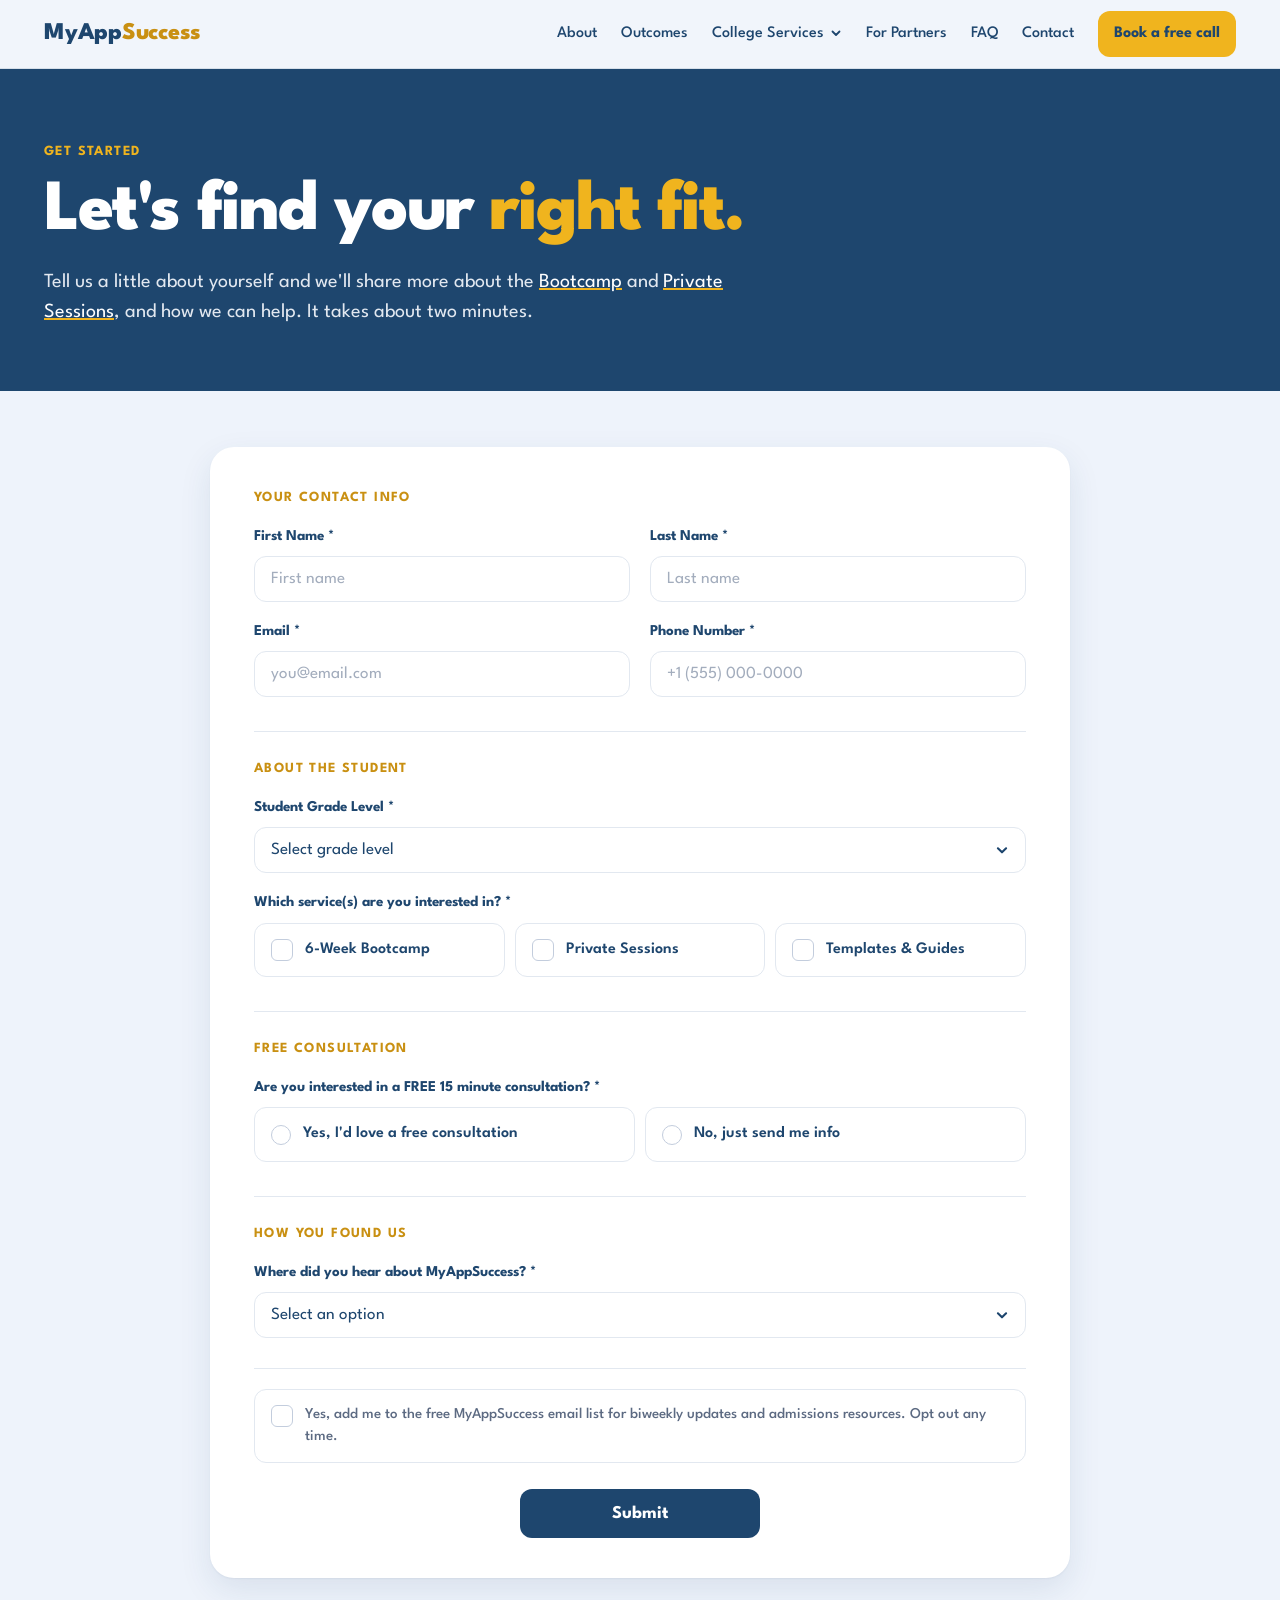
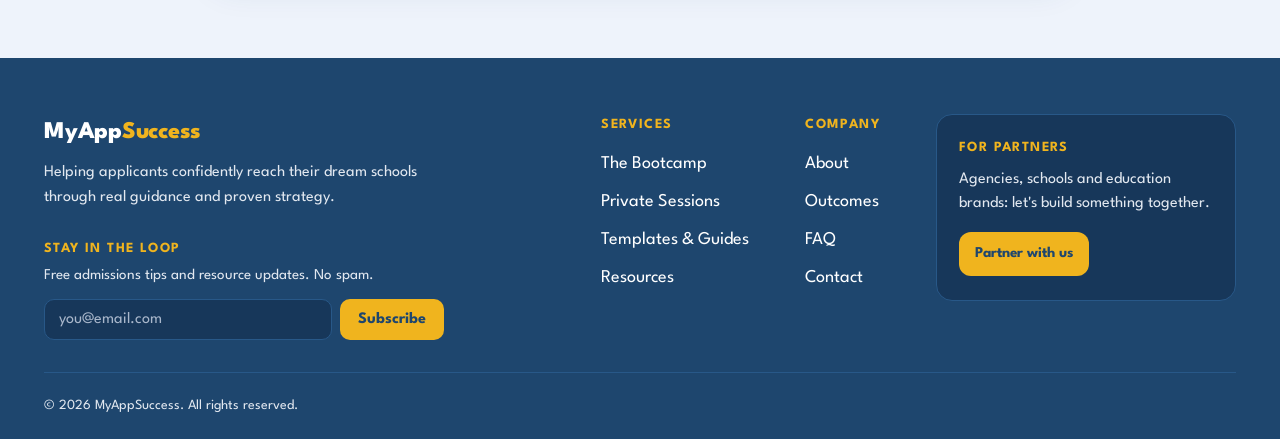
<file: interest-form.html>
<!doctype html>
<html lang="en">
<head>
<meta charset="utf-8">
<meta name="viewport" content="width=device-width, initial-scale=1, viewport-fit=cover">
<title>Interest Form | MyAppSuccess</title>

<link rel="icon" href="favicon.png">
<link rel="preconnect" href="https://fonts.googleapis.com">
<link rel="preconnect" href="https://fonts.gstatic.com" crossorigin>
<link href="https://fonts.googleapis.com/css2?family=League+Spartan:wght@400;500;600;700;800&display=swap" rel="stylesheet">
<link rel="stylesheet" href="site.css">
<script>try{if('scrollRestoration' in history)history.scrollRestoration='manual';}catch(e){}</script>
<style>
.if-wrap{background:var(--blue-light);padding-block:56px 80px}
.form-card{max-width:860px;margin:0 auto;background:var(--white);border-radius:24px;box-shadow:var(--shadow);padding:40px 44px 40px}
.section-label{margin:34px 0 16px;padding-top:26px;border-top:1px solid var(--border);font-size:14px;font-weight:700;letter-spacing:.1em;text-transform:uppercase;color:var(--gold-dark)}
#interestForm > .section-label:first-child{margin-top:0;padding-top:0;border-top:none}
.form-grid{display:grid;grid-template-columns:1fr 1fr;gap:18px 20px}
.form-group{display:flex;flex-direction:column;gap:8px;min-width:0}
.form-group.full{grid-column:1 / -1}
.form-group > label{font-size:15px;font-weight:700;color:var(--navy)}
.form-group input[type=text],.form-group input[type=email],.form-group input[type=tel],.form-group select{font-family:var(--font);font-size:17px;color:var(--navy);background:var(--white);border:1.5px solid var(--border);border-radius:12px;padding:14px 16px;width:100%}
.form-group input::placeholder{color:var(--soft)}
.form-group input:focus,.form-group select:focus{border-color:var(--navy);outline:none;box-shadow:0 0 0 3px rgba(240,180,30,.35)}
.form-group select{appearance:none;-webkit-appearance:none;background-image:url("data:image/svg+xml,%3Csvg xmlns='http://www.w3.org/2000/svg' viewBox='0 0 12 12'%3E%3Cpath d='M2.5 4.5L6 8l3.5-3.5' fill='none' stroke='%231e466e' stroke-width='1.8' stroke-linecap='round' stroke-linejoin='round'/%3E%3C/svg%3E");background-repeat:no-repeat;background-position:right 16px center;background-size:14px;padding-right:44px}
.check-group{display:grid;grid-template-columns:repeat(3,minmax(0,1fr));gap:10px}
.check-tile,.radio-label,.consent-row{position:relative;display:flex;align-items:center;gap:12px;border:1.5px solid var(--border);border-radius:12px;padding:14px 16px;cursor:pointer;font-size:16px;font-weight:600;color:var(--navy);background:var(--white);transition:border-color .15s ease,background .15s ease}
.check-tile:hover,.radio-label:hover,.consent-row:hover{border-color:var(--navy)}
.check-tile input,.radio-label input,.consent-row input{position:absolute;opacity:0;width:1px;height:1px}
.check-box,.check-custom{flex-shrink:0;width:22px;height:22px;border-radius:6px;border:1.5px solid #c3cddd;display:grid;place-items:center;background:var(--white)}
.check-box svg,.check-custom svg{width:14px;height:14px;opacity:0}
.check-box svg path,.check-custom svg path{stroke:var(--navy)}
.radio-dot{flex-shrink:0;width:20px;height:20px;border-radius:50%;border:1.5px solid #c3cddd;background:var(--white);position:relative}
.check-tile.is-checked,.radio-label.is-checked,.consent-row.is-checked{border-color:var(--navy);background:var(--gold-bg)}
.check-tile.is-checked .check-box,.consent-row.is-checked .check-custom{background:var(--gold);border-color:var(--gold)}
.check-tile.is-checked .check-box svg,.consent-row.is-checked .check-custom svg{opacity:1}
.radio-label.is-checked .radio-dot{border:6px solid var(--navy)}
.check-tile:focus-within,.radio-label:focus-within,.consent-row:focus-within{outline:3px solid var(--gold);outline-offset:2px}
.radio-group{display:grid;grid-template-columns:1fr 1fr;gap:10px}
.conditional{display:none;margin-top:16px}
.conditional.show{display:block}
.divider{height:1px;background:var(--border);margin:30px 0 20px}
.consent-row{align-items:flex-start;font-weight:500;font-size:15px;line-height:1.45;color:var(--muted)}
.consent-row .check-custom{margin-top:1px}
.form-submit{margin-top:26px;text-align:center}
.form-submit .btn{min-width:240px}
#thank-you{display:none;text-align:center;padding:12px 0}
.ty-icon{width:56px;height:56px;margin:0 auto 18px;background:var(--gold);border-radius:14px;display:grid;place-items:center}
.ty-icon svg{width:30px;height:30px}
.ty-icon svg path{stroke:var(--navy)}
#thank-you h2{margin:0;font-size:clamp(28px,4vw,40px);font-weight:800;letter-spacing:-0.02em}
#thank-you p{margin:12px 0 24px;color:var(--muted);font-size:18px}
@media (max-width:720px){.if-wrap{padding-block:24px 52px}.form-card{padding:24px 20px 28px;border-radius:20px}.form-grid,.radio-group{grid-template-columns:1fr}.check-group{grid-template-columns:1fr}.form-submit .btn{width:100%;min-width:0}}
</style>

<link rel="apple-touch-icon" href="/apple-touch-icon.png">
</head>
<body>
<header class="site-head">
  <div class="wrap head-row">
    <a class="logo" href="index.html#top">MyApp<span>Success</span></a>
    <button class="menu-btn" id="menuBtn" type="button" aria-expanded="false" aria-controls="siteNav">Menu</button>
    <nav class="nav" id="siteNav" aria-label="Main">
      <a href="index.html#about">About</a>
      <a href="index.html#outcomes">Outcomes</a>
      <div class="nav-dd">
        <button class="nav-dd-btn" type="button" aria-expanded="false" aria-controls="svcMenu">College Services<svg viewBox="0 0 12 12" aria-hidden="true"><path d="M2.5 4.5L6 8l3.5-3.5" fill="none" stroke="currentColor" stroke-width="1.8" stroke-linecap="round" stroke-linejoin="round"/></svg></button>
        <div class="nav-sub" id="svcMenu">
          <a href="index.html#bootcamp">Bootcamp</a>
          <a href="index.html#sessions">Private Sessions</a>
          <a href="index.html#guides">Templates &amp; Guides</a>
          <a href="resources.html">Resources</a>
        </div>
      </div>
      <a href="for-agencies.html">For Partners</a>
      <a href="index.html#faq">FAQ</a>
      <a href="contact.html">Contact</a>
      <a class="btn" href="interest-form.html">Book a free call</a>
    </nav>
  </div>
</header>
<main id="top">
<section class="panel navy">
  <div class="wrap page-hero">
    <p class="label">Get started</p>
    <h1>Let's find your <span>right fit.</span></h1>
    <p class="sub">Tell us a little about yourself and we'll share more about the <a href="index.html#bootcamp" style="color:var(--white);text-decoration-color:var(--gold)">Bootcamp</a> and <a href="index.html#sessions" style="color:var(--white);text-decoration-color:var(--gold)">Private Sessions</a>, and how we can help. It takes about two minutes.</p>
  </div>
</section>
<section class="if-wrap">
  <div class="wrap">
    <div class="form-card">
      <div id="form-content">
<form id="interestForm">

        <div class="section-label">Your Contact Info</div>
        <div class="form-grid">
          <div class="form-group"><label>First Name *</label><input type="text" name="first_name" id="first_name" required placeholder="First name" /></div>
          <div class="form-group"><label>Last Name *</label><input type="text" name="last_name" id="last_name" required placeholder="Last name" /></div>
          <div class="form-group"><label>Email *</label><input type="email" name="email" id="email" required placeholder="you@email.com" /></div>
          <div class="form-group"><label>Phone Number *</label><input type="tel" name="phone" id="phone" required placeholder="+1 (555) 000-0000" /></div>
        </div>

        <div class="section-label">About the Student</div>
        <div class="form-grid">
          <div class="form-group full">
            <label>Student Grade Level *</label>
            <select name="grade_level" required>
              <option value="" disabled selected>Select grade level</option>
              <option>Pre-high school</option>
              <option>Freshman</option>
              <option>Sophomore</option>
              <option>Junior</option>
              <option>Senior</option>
              <option>Graduated high school</option>
            </select>
          </div>

          <div class="form-group full">
            <label>Which service(s) are you interested in? *</label>
            <div class="check-group">
              <label class="check-tile" id="tile-bootcamp">
                <input type="checkbox" name="service_bootcamp" value="6-Week Bootcamp" />
                <span class="check-box">
                  <svg viewBox="0 0 10 10" fill="none"><path d="M2 5.5l2 2 4-4" stroke="white" stroke-width="1.6" stroke-linecap="round" stroke-linejoin="round"/></svg>
                </span>
                <span>6-Week Bootcamp</span>
              </label>
              <label class="check-tile" id="tile-private">
                <input type="checkbox" name="service_private" value="Private Sessions" />
                <span class="check-box">
                  <svg viewBox="0 0 10 10" fill="none"><path d="M2 5.5l2 2 4-4" stroke="white" stroke-width="1.6" stroke-linecap="round" stroke-linejoin="round"/></svg>
                </span>
                <span>Private Sessions</span>
              </label>
              <label class="check-tile" id="tile-templates">
                <input type="checkbox" name="service_templates" value="Templates & Guides" />
                <span class="check-box">
                  <svg viewBox="0 0 10 10" fill="none"><path d="M2 5.5l2 2 4-4" stroke="white" stroke-width="1.6" stroke-linecap="round" stroke-linejoin="round"/></svg>
                </span>
                <span>Templates &amp; Guides</span>
              </label>
            </div>
          </div>
        </div>

        <div class="section-label">Free Consultation</div>
        <div class="form-group full">
          <label>Are you interested in a FREE 15 minute consultation? *</label>
          <div class="radio-group row">
            <label class="radio-label" data-consult="yes">
              <input type="radio" name="consultation" value="Yes" required />
              <span class="radio-dot"></span>
              <span>Yes, I'd love a free consultation</span>
            </label>
            <label class="radio-label" data-consult="no">
              <input type="radio" name="consultation" value="No" required />
              <span class="radio-dot"></span>
              <span>No, just send me info</span>
            </label>
          </div>

          <div class="conditional" id="time-pref-wrap">
            <div class="form-group full">
              <label>What time of day works better for your schedule? *</label>
              <div class="radio-group row">
                <label class="radio-label" data-time="afternoon">
                  <input type="radio" name="time_preference" value="Afternoons" />
                  <span class="radio-dot"></span>
                  <span>Afternoons</span>
                </label>
                <label class="radio-label" data-time="evening">
                  <input type="radio" name="time_preference" value="Evenings" />
                  <span class="radio-dot"></span>
                  <span>Evenings</span>
                </label>
              </div>
            </div>
          </div>
        </div>

        <div class="section-label">How You Found Us</div>
        <div class="form-group full">
          <label>Where did you hear about MyAppSuccess? *</label>
          <select name="heard_about" id="heard_about" required>
            <option value="" disabled selected>Select an option</option>
            <option value="Referral">Referral</option>
            <option value="School">School</option>
            <option value="Tutoring/After School Program">Tutoring/After School Program</option>
            <option value="Social Media">Social Media</option>
            <option value="Other">Other</option>
          </select>

          <div class="conditional" id="referral-wrap">
            <div class="form-group full">
              <label>Who referred you? *</label>
              <input type="text" name="referral_name" id="referral_name" placeholder="Name of person who referred you" />
            </div>
          </div>
        </div>

        <div class="divider"></div>
        <label class="consent-row" id="consent-row">
          <input type="checkbox" id="consent-input" name="email_consent" />
          <span class="check-custom">
            <svg viewBox="0 0 10 10" fill="none"><path d="M2 5.5l2 2 4-4" stroke="white" stroke-width="1.6" stroke-linecap="round" stroke-linejoin="round"/></svg>
          </span>
          <span class="consent-text">Yes, add me to the free MyAppSuccess email list for biweekly updates and admissions resources. Opt out any time.</span>
        </label>

        <div class="form-submit">
          <button type="submit" class="btn btn-navy" id="submitBtn">Submit</button>
        </div>
      </form>
      </div>
<div id="thank-you">
      <div class="ty-icon"><svg viewBox="0 0 24 24" fill="none"><path d="M5 13l4 4L19 7" stroke="white" stroke-width="2.5" stroke-linecap="round" stroke-linejoin="round"/></svg></div>
      <h2>Thanks for your interest!</h2>
      <p id="ty-message">We've received your information.<br>We'll be in touch within 1 business day with next steps.</p>
      <a class="btn btn-navy" href="index.html">Back to the homepage</a>
    </div>
  </div>
    </div>
  </div>
</section>
</main>
<footer class="panel navy">
  <div class="wrap">
    <div class="foot" id="foot">
      <div class="foot-brand">
        <a class="logo" href="index.html#top">MyApp<span>Success</span></a>
        <p class="foot-blurb" style="margin:10px 0 0;color:var(--border);font-size:16px">Helping applicants confidently reach their dream schools through real guidance and proven strategy.</p>
        <h4 class="news-h">Stay in the loop</h4>
        <p class="news-note">Free admissions tips and resource updates. No spam.</p>
        <form class="news-form" id="newsForm">
          <label for="newsEmail">Email address</label>
          <input id="newsEmail" type="email" placeholder="you@email.com" autocomplete="email" required>
          <button class="btn" type="submit">Subscribe</button>
        </form>
        <p class="news-msg" id="newsMsg" hidden>Thanks for subscribing. We'll be in touch!</p>
      </div>
      <div class="foot-cols">
        <div><h4>Services</h4><ul><li><a href="index.html#bootcamp">The Bootcamp</a></li><li><a href="index.html#sessions">Private Sessions</a></li><li><a href="index.html#guides">Templates &amp; Guides</a></li><li><a href="resources.html">Resources</a></li></ul></div>
        <div><h4>Company</h4><ul><li><a href="index.html#about">About</a></li><li><a href="index.html#outcomes">Outcomes</a></li><li><a href="index.html#faq">FAQ</a></li><li><a href="contact.html">Contact</a></li></ul></div>
        <div class="foot-partners"><h4>For Partners</h4><p>Agencies, schools and education brands: let's build something together.</p><a class="btn" href="for-agencies.html">Partner with us</a></div>
      </div>
    </div>
    <div class="copy">© 2026 MyAppSuccess. All rights reserved.</div>
  </div>
</footer>
<script src="site.js"></script>
<script>
var GOOGLE_SCRIPT_URL = 'https://script.google.com/macros/s/AKfycbwtvI0rGuOArY1MPeLBMvxaMQvgMhu_0w9GeaDgrcrnIORDU8fV0MY0lUpERjFW_K6suQ/exec';

  // ── Service checkbox tiles ──
  document.querySelectorAll('.check-tile').forEach(function(tile) {
    var input = tile.querySelector('input[type="checkbox"]');
    input.addEventListener('change', function() {
      tile.classList.toggle('is-checked', this.checked);
    });
  });

  // ── Consent checkbox ──
  var consentInput = document.getElementById('consent-input');
  var consentRow = document.getElementById('consent-row');
  consentInput.addEventListener('change', function() {
    consentRow.classList.toggle('is-checked', this.checked);
  });

  // ── Radio visual state ──
  function syncRadios(name) {
    document.querySelectorAll('input[type="radio"][name="' + name + '"]').forEach(function(r) {
      var label = r.closest('.radio-label');
      if (label) label.classList.toggle('is-checked', r.checked);
    });
  }

  // ── Heard about us -> reveal referral field ──
  var heardSelect = document.getElementById('heard_about');
  var referralWrap = document.getElementById('referral-wrap');
  var referralInput = document.getElementById('referral_name');

  heardSelect.addEventListener('change', function() {
    if (this.value === 'Referral') {
      referralWrap.classList.add('show');
      referralInput.required = true;
    } else {
      referralWrap.classList.remove('show');
      referralInput.required = false;
      referralInput.value = '';
    }
  });

  // ── Consultation Yes/No -> reveal time preference ──
  var consultationRadios = document.querySelectorAll('input[name="consultation"]');
  var timeWrap = document.getElementById('time-pref-wrap');
  var timeRadios = document.querySelectorAll('input[name="time_preference"]');

  consultationRadios.forEach(function(r) {
    r.addEventListener('change', function() {
      syncRadios('consultation');
      if (this.value === 'Yes') {
        timeWrap.classList.add('show');
        timeRadios.forEach(function(t) { t.required = true; });
      } else {
        timeWrap.classList.remove('show');
        timeRadios.forEach(function(t) { t.required = false; t.checked = false; });
        syncRadios('time_preference');
      }
    });
  });

  timeRadios.forEach(function(r) {
    r.addEventListener('change', function() { syncRadios('time_preference'); });
  });

  // ── Submit: send to Google Sheet, then show thank-you in page ──
  document.getElementById('interestForm').addEventListener('submit', function(e) {
    e.preventDefault();
    if (!this.checkValidity()) return;

    var form = this;
    var btn = document.getElementById('submitBtn');
    btn.disabled = true;
    btn.textContent = 'Submitting...';

    var payload = {
      first_name: document.getElementById('first_name').value,
      last_name: document.getElementById('last_name').value,
      email: document.getElementById('email').value,
      phone: document.getElementById('phone').value,
      grade_level: form.querySelector('[name="grade_level"]').value,
      service_bootcamp: document.getElementById('tile-bootcamp').querySelector('input').checked ? 'Yes' : 'No',
      service_private: document.getElementById('tile-private').querySelector('input').checked ? 'Yes' : 'No',
      service_templates: document.getElementById('tile-templates').querySelector('input').checked ? 'Yes' : 'No',
      heard_about: heardSelect.value,
      referral_name: referralInput.value,
      consultation: (form.querySelector('input[name="consultation"]:checked') || {}).value || '',
      time_preference: (form.querySelector('input[name="time_preference"]:checked') || {}).value || '',
      email_consent: consentInput.checked ? 'Yes' : 'No',
      source: 'interest-form',
      submitted_at: new Date().toISOString()
    };

    fetch(GOOGLE_SCRIPT_URL, {
      method: 'POST',
      headers: { 'Content-Type': 'application/json' },
      body: JSON.stringify(payload),
      mode: 'no-cors'
    }).catch(function() {}).finally(function() {
      var picked = [];
      if (payload.service_bootcamp === 'Yes') picked.push('the 6-Week Bootcamp');
      if (payload.service_private === 'Yes') picked.push('Private Sessions');
      if (payload.service_templates === 'Yes') picked.push('Templates &amp; Guides');
      var about = picked.length === 0 ? '' : picked.length === 1 ? picked[0] : picked.length === 2 ? picked[0] + ' and ' + picked[1] : picked[0] + ', ' + picked[1] + ', and ' + picked[2];
      var detail = payload.service_bootcamp === 'Yes' ? 'cohort details and next steps' : 'next steps';
      document.getElementById('ty-message').innerHTML = "We've received your " + (about ? 'interest in ' + about : 'information') + '.<br>We\'ll be in touch within 1 business day with ' + detail + '.';
      document.getElementById('form-content').style.display = 'none';
      document.getElementById('thank-you').style.display = 'block';
      window.scrollTo({ top: 0, behavior: 'smooth' });
    });
  });
</script>
</body>
</html>
</file>
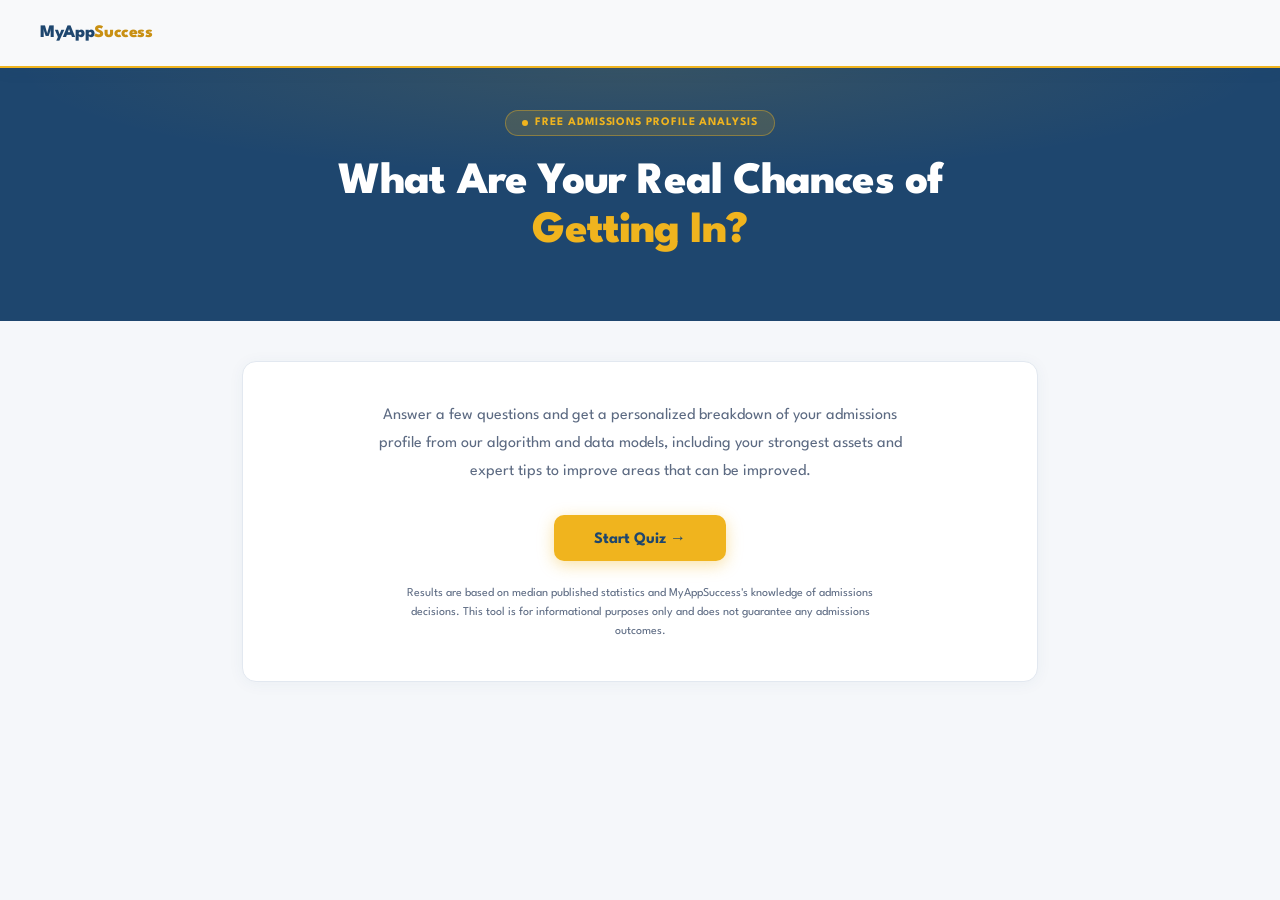
<file: quiz (1).html>
<!DOCTYPE html>
<html lang="en">
<head>
<meta charset="UTF-8" />
<meta name="viewport" content="width=device-width, initial-scale=1.0" />
<title>Free Admissions Profile Analysis | MyAppSuccess</title>
<link rel="icon" type="image/png" href="/favicon.png" />
<meta property="og:title" content="Free Admissions Profile Analysis | MyAppSuccess" />
<meta property="og:description" content="Find out your real chances of getting into your dream schools. Get a personalized admissions profile in minutes." />
<link href="https://fonts.googleapis.com/css2?family=League+Spartan:wght@300;400;500;600;700;800&display=swap" rel="stylesheet" />
<style>
*, *::before, *::after { box-sizing: border-box; margin: 0; padding: 0; }
:root {
  --navy: #1e466e;
  --navy-mid: #285888;
  --navy-light: #2d6399;
  --gold: #f0b41e;
  --gold-dark: #c99012;
  --gold-bg: #fef9e6;
  --white: #ffffff;
  --off-white: #f5f7fa;
  --text: #1e466e;
  --muted: #5c6a82;
  --border: #e2e8f0;
  --success: #16a34a;
  --danger: #dc2626;
  --warn: #d97706;
  --font: 'League Spartan', sans-serif;
  --radius: 14px;
}
html { scroll-behavior: smooth; }
body { font-family: var(--font); color: var(--text); background: var(--off-white); overflow-x: hidden; }

/* ── NAV ── */
nav {
  position: fixed; top: 0; left: 0; right: 0; z-index: 100;
  display: flex; align-items: center; justify-content: space-between;
  padding: 0 2.5rem; height: 68px;
  background: rgba(255,255,255,0.97);
  border-bottom: 2px solid var(--gold);
  box-shadow: 0 2px 16px rgba(30,70,110,0.07);
}
.nav-logo { font-size: 1.1rem; font-weight: 800; color: var(--navy); text-decoration: none; letter-spacing: -0.02em; }
.nav-logo span { color: var(--gold-dark); }
.nav-back { font-size: 0.82rem; font-weight: 600; color: var(--muted); text-decoration: none; display: flex; align-items: center; gap: 0.4rem; transition: color 0.2s; }
.nav-back:hover { color: var(--navy); }

/* ── HERO BANNER ── */
.quiz-hero {
  background: var(--navy); padding: 110px 2rem 3rem; text-align: center;
  position: relative; overflow: hidden;
}
.quiz-hero.slim {
  padding: 90px 2rem 1.2rem;
}
.quiz-hero.slim h1 { font-size: 1.2rem; margin-bottom: 0; }
.quiz-hero.slim .quiz-badge { margin-bottom: 0.6rem; }
.quiz-hero::before {
  content: ''; position: absolute; inset: 0;
  background: radial-gradient(ellipse 70% 50% at 50% 20%, rgba(240,180,30,0.12) 0%, transparent 70%);
}
.quiz-hero-inner { position: relative; max-width: 680px; margin: 0 auto; }
.quiz-badge {
  display: inline-flex; align-items: center; gap: 0.45rem;
  background: rgba(240,180,30,0.15); border: 1px solid rgba(240,180,30,0.4);
  color: var(--gold); border-radius: 999px;
  font-size: 0.72rem; font-weight: 700; letter-spacing: 0.08em;
  text-transform: uppercase; padding: 0.4rem 1rem; margin-bottom: 1.4rem;
}
.quiz-badge-dot { width: 6px; height: 6px; border-radius: 50%; background: var(--gold); }
.quiz-hero h1 { font-size: clamp(1.8rem, 4vw, 2.8rem); font-weight: 800; color: white; line-height: 1.1; letter-spacing: -0.02em; margin-bottom: 1rem; }
.quiz-hero h1 .hl { color: var(--gold); }
.quiz-hero p { font-size: 0.98rem; color: rgba(255,255,255,0.65); line-height: 1.7; max-width: 520px; margin: 0 auto; }

/* ── PROGRESS ── */
.progress-wrap { background: white; border-bottom: 1px solid var(--border); position: sticky; top: 68px; z-index: 50; }
.progress-inner { max-width: 860px; margin: 0 auto; padding: 0.9rem 2rem; display: flex; align-items: center; gap: 1rem; }
.progress-label { font-size: 0.75rem; font-weight: 700; color: var(--muted); white-space: nowrap; }
.progress-bar-track { flex: 1; height: 6px; background: var(--border); border-radius: 999px; overflow: hidden; }
.progress-bar-fill { height: 100%; background: linear-gradient(90deg, var(--gold), var(--gold-dark)); border-radius: 999px; transition: width 0.5s cubic-bezier(0.4,0,0.2,1); }
.progress-steps { display: flex; gap: 0.3rem; }
.ps { width: 8px; height: 8px; border-radius: 50%; background: var(--border); transition: background 0.3s; }
.ps.done { background: var(--gold); }
.ps.active { background: var(--navy); }

/* ── QUIZ CONTAINER ── */
.quiz-main { max-width: 860px; margin: 0 auto; padding: 2.5rem 2rem 6rem; }

/* ── STEP CARD ── */
.step-card {
  background: white; border-radius: var(--radius);
  border: 1.5px solid var(--border);
  box-shadow: 0 2px 16px rgba(30,70,110,0.05);
  padding: 2.5rem 2.5rem 2rem;
  display: none; animation: slideUp 0.4s cubic-bezier(0.4,0,0.2,1);
}
.step-card.active { display: block; }
@keyframes slideUp { from { opacity: 0; transform: translateY(18px); } to { opacity: 1; transform: translateY(0); } }

.step-num { font-size: 0.7rem; font-weight: 700; color: var(--gold-dark); letter-spacing: 0.1em; text-transform: uppercase; margin-bottom: 0.4rem; }
.step-title { font-size: 1.5rem; font-weight: 800; color: var(--navy); letter-spacing: -0.02em; margin-bottom: 0.4rem; }
.step-sub { font-size: 0.9rem; color: var(--muted); line-height: 1.6; margin-bottom: 2rem; }

/* ── FORM ELEMENTS ── */
.form-row { display: grid; grid-template-columns: 1fr 1fr; gap: 1.2rem; margin-bottom: 1.2rem; }
.form-row.full { grid-template-columns: 1fr; }
.form-row.three { grid-template-columns: 1fr 1fr 1fr; }

.field { display: flex; flex-direction: column; gap: 0.45rem; }
.field label { font-size: 0.78rem; font-weight: 700; color: var(--navy); letter-spacing: 0.02em; }
.field label .req { color: var(--gold-dark); }

.field input, .field select, .field textarea {
  width: 100%; padding: 0.75rem 1rem;
  border: 2px solid var(--border); border-radius: 10px;
  font-family: var(--font); font-size: 0.9rem; color: var(--text);
  background: white; outline: none;
  transition: border-color 0.2s, box-shadow 0.2s;
  -webkit-appearance: none;
}
.field input:focus, .field select:focus, .field textarea:focus {
  border-color: var(--navy); box-shadow: 0 0 0 3px rgba(30,70,110,0.08);
}
.field input.error, .field select.error { border-color: var(--danger); }
.field .hint { font-size: 0.75rem; color: var(--muted); }
.field textarea { resize: vertical; min-height: 90px; }

/* TOGGLE SELECTOR */
.toggle-group { display: flex; gap: 0.6rem; flex-wrap: wrap; }
.tog-btn {
  padding: 0.65rem 1.3rem; border-radius: 9px;
  border: 2px solid var(--border); background: white;
  font-family: var(--font); font-size: 0.88rem; font-weight: 600;
  color: var(--muted); cursor: pointer; transition: all 0.18s;
}
.tog-btn:hover { border-color: var(--navy-mid); color: var(--navy); }
.tog-btn.selected { border-color: var(--navy); background: var(--navy); color: white; }
.tog-btn.selected.gold { border-color: var(--gold-dark); background: var(--gold); color: var(--navy); }

/* CHECKBOX GRID */
.check-grid { display: grid; grid-template-columns: 1fr 1fr; gap: 0.6rem; }
.check-item {
  display: flex; align-items: center; gap: 0.7rem;
  padding: 0.75rem 1rem; border-radius: 10px;
  border: 2px solid var(--border); background: white;
  cursor: pointer; transition: all 0.18s; user-select: none;
}
.check-item:hover { border-color: var(--navy-mid); }
.check-item.checked { border-color: var(--navy); background: rgba(30,70,110,0.04); }
.check-item input[type="checkbox"] { display: none; }
.check-box {
  width: 18px; height: 18px; border-radius: 5px;
  border: 2px solid var(--border); flex-shrink: 0;
  display: flex; align-items: center; justify-content: center;
  transition: all 0.18s; background: white;
}
.check-item.checked .check-box { background: var(--navy); border-color: var(--navy); }
.check-box::after { content: '\2713'; font-size: 0.65rem; color: white; opacity: 0; transition: opacity 0.18s; }
.check-item.checked .check-box::after { opacity: 1; }
.check-label { font-size: 0.84rem; font-weight: 600; color: var(--muted); }
.check-item.checked .check-label { color: var(--navy); }
.check-emoji { font-size: 1rem; }

/* SCHOOL SEARCH */
.school-slots { display: flex; flex-direction: column; gap: 1rem; margin-bottom: 1rem; }
.school-slot { position: relative; }
.school-slot-label {
  font-size: 0.72rem; font-weight: 700; color: var(--muted);
  letter-spacing: 0.08em; text-transform: uppercase; margin-bottom: 0.4rem;
}
.school-search-wrap { position: relative; }
.school-search-input {
  width: 100%; padding: 0.75rem 1rem 0.75rem 2.8rem;
  border: 2px solid var(--border); border-radius: 10px;
  font-family: var(--font); font-size: 0.9rem; color: var(--text);
  background: white; outline: none; transition: border-color 0.2s;
}
.school-search-input:focus { border-color: var(--navy); }
.school-search-icon { position: absolute; left: 0.9rem; top: 50%; transform: translateY(-50%); font-size: 1rem; pointer-events: none; }
.school-dropdown {
  position: absolute; top: calc(100% + 4px); left: 0; right: 0; z-index: 200;
  background: white; border: 2px solid var(--border); border-radius: 10px;
  max-height: 220px; overflow-y: auto;
  box-shadow: 0 8px 32px rgba(30,70,110,0.12); display: none;
}
.school-dropdown.open { display: block; }
.school-option {
  padding: 0.65rem 1rem; cursor: pointer; font-size: 0.86rem;
  border-bottom: 1px solid var(--border); transition: background 0.15s;
  display: flex; justify-content: space-between; align-items: center;
}
.school-option:last-child { border-bottom: none; }
.school-option:hover { background: var(--off-white); }
.school-option .s-name { font-weight: 700; color: var(--navy); }
.school-option .s-meta { font-size: 0.75rem; color: var(--muted); }
.school-selected {
  display: flex; align-items: center; justify-content: space-between;
  padding: 0.75rem 1rem; border: 2px solid var(--navy); border-radius: 10px;
  background: rgba(30,70,110,0.04);
}
.school-selected .s-info .s-name { font-size: 0.9rem; font-weight: 700; color: var(--navy); }
.school-selected .s-info .s-meta { font-size: 0.75rem; color: var(--muted); margin-top: 0.1rem; }
.school-clear { background: none; border: none; color: var(--muted); cursor: pointer; font-size: 1.1rem; padding: 0.2rem; transition: color 0.2s; }
.school-clear:hover { color: var(--danger); }
.school-add-more { font-size: 0.82rem; font-weight: 600; color: var(--navy-mid); cursor: pointer; background: none; border: none; font-family: var(--font); padding: 0; display: flex; align-items: center; gap: 0.3rem; transition: color 0.2s; }
.school-add-more:hover { color: var(--gold-dark); }
.slot-optional { display: none; }
.slot-optional.visible { display: block; }

/* GPA & SCORES */
.score-hint {
  background: var(--gold-bg); border: 1.5px solid var(--gold);
  border-radius: 10px; padding: 0.8rem 1rem; margin-top: 0.8rem;
  font-size: 0.8rem; color: var(--gold-dark); font-weight: 600; line-height: 1.5;
}

/* STEP NAV */
.btn-back {
  padding: 0.75rem 1.5rem; border-radius: 10px;
  border: 2px solid var(--border); background: white;
  font-family: var(--font); font-size: 0.88rem; font-weight: 700;
  color: var(--muted); cursor: pointer; transition: all 0.18s;
}
.btn-back:hover { border-color: var(--navy); color: var(--navy); }
.btn-next {
  padding: 0.78rem 2rem; border-radius: 10px;
  background: var(--navy); color: white;
  font-family: var(--font); font-size: 0.92rem; font-weight: 700;
  border: none; cursor: pointer; transition: all 0.2s;
  display: flex; align-items: center; gap: 0.5rem;
}
.btn-next:hover { background: var(--navy-mid); transform: translateY(-1px); }
.btn-next.gold-btn { background: var(--gold); color: var(--navy); box-shadow: 0 4px 16px rgba(240,180,30,0.4); }
.btn-next.gold-btn:hover { background: var(--gold-dark); }

/* ── LEAD CAPTURE ── */
.lead-overlay {
  position: fixed; inset: 0; z-index: 300;
  background: rgba(20,40,65,0.88); backdrop-filter: blur(6px);
  display: flex; align-items: center; justify-content: center;
  padding: 1.5rem; display: none;
}
.lead-overlay.open { display: flex; animation: fadeIn 0.3s ease; }
@keyframes fadeIn { from { opacity: 0; } to { opacity: 1; } }
.lead-modal {
  background: white; border-radius: 20px;
  max-width: 480px; width: 100%; padding: 2.5rem;
  box-shadow: 0 24px 80px rgba(0,0,0,0.3);
  animation: slideUp 0.4s cubic-bezier(0.4,0,0.2,1);
}
.lead-icon { font-size: 2.5rem; margin-bottom: 1rem; }
.lead-modal h2 { font-size: 1.5rem; font-weight: 800; color: var(--navy); margin-bottom: 0.5rem; letter-spacing: -0.02em; }
.lead-modal p { font-size: 0.9rem; color: var(--muted); line-height: 1.65; margin-bottom: 1.8rem; }
.lead-fields { display: flex; flex-direction: column; gap: 0.8rem; margin-bottom: 1.4rem; }
.lead-fields input {
  padding: 0.78rem 1rem; border: 2px solid var(--border); border-radius: 10px;
  font-family: var(--font); font-size: 0.9rem; color: var(--text);
  outline: none; transition: border-color 0.2s; width: 100%;
}
.lead-fields input:focus { border-color: var(--navy); }
.lead-submit {
  width: 100%; padding: 0.9rem; border-radius: 10px;
  background: var(--gold); color: var(--navy); font-family: var(--font);
  font-size: 0.95rem; font-weight: 800; border: none; cursor: pointer;
  transition: all 0.2s; box-shadow: 0 4px 16px rgba(240,180,30,0.4);
}
.lead-submit:hover { background: var(--gold-dark); transform: translateY(-1px); }
.lead-privacy { font-size: 0.72rem; color: var(--muted); text-align: center; margin-top: 0.8rem; line-height: 1.5; }

/* ── LOADING ── */
.loading-screen {
  display: none; text-align: center; padding: 4rem 2rem;
}
.loading-screen.active { display: block; }
.loader-ring {
  width: 60px; height: 60px; margin: 0 auto 1.5rem;
  border: 4px solid var(--border); border-top-color: var(--navy);
  border-radius: 50%; animation: spin 0.9s linear infinite;
}
@keyframes spin { to { transform: rotate(360deg); } }
.loading-school-name { font-size: 1.1rem; font-weight: 800; color: var(--navy); margin-bottom: 0.4rem; }
.loading-sub { font-size: 0.88rem; color: var(--muted); }
.loading-tips { margin-top: 2.5rem; max-width: 460px; margin-left: auto; margin-right: auto; }
.loading-tip {
  background: white; border: 1.5px solid var(--border); border-radius: 10px;
  padding: 1rem 1.2rem; font-size: 0.84rem; color: var(--muted); line-height: 1.6;
  display: none;
}
.loading-tip.show { display: block; animation: slideUp 0.4s ease; }

/* ── RESULTS ── */
.results-section { display: none; }
.results-section.active { display: block; }
.results-header { text-align: center; margin-bottom: 2.5rem; }
.results-header h2 { font-size: 1.8rem; font-weight: 800; color: var(--navy); margin-bottom: 0.4rem; letter-spacing: -0.02em; }
.results-header p { font-size: 0.92rem; color: var(--muted); }

.results-grid { display: grid; gap: 1.5rem; }
.results-grid.one { grid-template-columns: 1fr; max-width: 520px; margin: 0 auto; }
.results-grid.two { grid-template-columns: 1fr 1fr; }
.results-grid.three { grid-template-columns: 1fr 1fr 1fr; }

.result-card {
  background: white; border-radius: var(--radius); overflow: hidden;
  border: 2px solid var(--border); box-shadow: 0 2px 16px rgba(30,70,110,0.06);
}
.result-card-header {
  padding: 1.5rem 1.5rem 1rem;
  border-bottom: 1px solid var(--border);
}
.result-school { font-size: 1rem; font-weight: 800; color: var(--navy); margin-bottom: 0.2rem; }
.result-school-meta { font-size: 0.75rem; color: var(--muted); }

.verdict-badge {
  display: inline-flex; align-items: center; gap: 0.4rem;
  border-radius: 999px; font-size: 0.75rem; font-weight: 800;
  letter-spacing: 0.06em; text-transform: uppercase; padding: 0.35rem 0.9rem;
  margin: 0.8rem 0 0.5rem;
}
.verdict-badge.reach { background: #fee2e2; color: #991b1b; }
.verdict-badge.hard-target { background: #fff7ed; color: #9a3412; }
.verdict-badge.target { background: #fef9c3; color: #713f12; }
.verdict-badge.likely { background: #dcfce7; color: #14532d; }
.verdict-badge.safety { background: #d1fae5; color: #064e3b; }

.chance-bar-wrap { margin: 0.8rem 0; }
.chance-bar-label { display: flex; justify-content: space-between; align-items: baseline; margin-bottom: 0.35rem; }
.chance-pct { font-size: 1.5rem; font-weight: 800; color: var(--navy); }
.chance-pct-label { font-size: 0.72rem; color: var(--muted); font-weight: 600; }
.chance-track { height: 8px; background: var(--border); border-radius: 999px; overflow: hidden; }
.chance-fill { height: 100%; border-radius: 999px; transition: width 1s cubic-bezier(0.4,0,0.2,1); }
.fill-reach { background: linear-gradient(90deg, #f87171, #dc2626); }
.fill-hard-target { background: linear-gradient(90deg, #fb923c, #ea580c); }
.fill-target { background: linear-gradient(90deg, #fbbf24, #d97706); }
.fill-likely { background: linear-gradient(90deg, #4ade80, #16a34a); }
.fill-safety { background: linear-gradient(90deg, #34d399, #059669); }

.result-card-body { padding: 1.2rem 1.5rem 1.5rem; }
.result-section-label {
  font-size: 0.68rem; font-weight: 700; letter-spacing: 0.1em; text-transform: uppercase;
  color: var(--muted); margin-bottom: 0.7rem; margin-top: 1.2rem;
}
.result-section-label:first-child { margin-top: 0; }

.strength-item, .weak-item {
  display: flex; gap: 0.7rem; align-items: flex-start;
  padding: 0.7rem 0.8rem; border-radius: 9px; margin-bottom: 0.5rem;
  font-size: 0.83rem; line-height: 1.55;
}
.strength-item { background: #f0fdf4; border: 1px solid #bbf7d0; }
.strength-item .si-icon { font-size: 0.9rem; flex-shrink: 0; margin-top: 0.1rem; }
.strength-item .si-text strong { color: var(--success); font-weight: 700; display: block; margin-bottom: 0.1rem; font-size: 0.8rem; }
.strength-item .si-text span { color: #15803d; }
.weak-item { background: #fff7ed; border: 1px solid #fed7aa; }
.weak-item .si-icon { font-size: 0.9rem; flex-shrink: 0; margin-top: 0.1rem; }
.weak-item .si-text strong { color: var(--warn); font-weight: 700; display: block; margin-bottom: 0.1rem; font-size: 0.8rem; }
.weak-item .si-text span { color: #92400e; }

.ai-summary {
  background: var(--off-white); border: 1.5px solid var(--border);
  border-radius: 10px; padding: 1rem 1.1rem;
  font-size: 0.84rem; color: var(--text); line-height: 1.7;
  margin-top: 0.5rem;
}
.ai-summary-loading { color: var(--muted); font-style: italic; display: flex; align-items: center; gap: 0.5rem; }
.mini-loader { width: 14px; height: 14px; border: 2px solid var(--border); border-top-color: var(--navy); border-radius: 50%; animation: spin 0.8s linear infinite; flex-shrink: 0; }

/* SCORE COMPARE TABLE */
.score-table { width: 100%; border-collapse: collapse; margin-top: 0.5rem; font-size: 0.8rem; }
.score-table th { font-size: 0.68rem; font-weight: 700; letter-spacing: 0.06em; text-transform: uppercase; color: var(--muted); text-align: left; padding: 0.3rem 0.5rem; border-bottom: 1px solid var(--border); }
.score-table td { padding: 0.4rem 0.5rem; border-bottom: 1px solid var(--border); color: var(--text); font-weight: 600; }
.score-table tr:last-child td { border-bottom: none; }
.score-table .above { color: var(--success); }
.score-table .below { color: var(--danger); }
.score-table .within { color: var(--warn); }

/* CTA SECTION */
.results-cta {
  background: var(--navy); border-radius: var(--radius); padding: 2.5rem;
  text-align: center; margin-top: 2.5rem;
}
.results-cta h3 { font-size: 1.4rem; font-weight: 800; color: white; margin-bottom: 0.6rem; letter-spacing: -0.02em; }
.results-cta h3 .hl { color: var(--gold); }
.results-cta p { font-size: 0.9rem; color: rgba(255,255,255,0.65); line-height: 1.65; margin-bottom: 1.8rem; max-width: 480px; margin-left: auto; margin-right: auto; }
.cta-buttons { display: flex; gap: 1rem; justify-content: center; flex-wrap: wrap; }
.btn-cta-gold {
  display: inline-flex; align-items: center; gap: 0.5rem;
  background: var(--gold); color: var(--navy); font-family: var(--font);
  font-weight: 800; font-size: 0.92rem; padding: 0.85rem 1.8rem;
  border-radius: 10px; border: none; cursor: pointer; text-decoration: none;
  transition: all 0.2s; box-shadow: 0 4px 16px rgba(240,180,30,0.4);
}
.btn-cta-gold:hover { background: var(--gold-dark); transform: translateY(-2px); }
.btn-cta-outline {
  display: inline-flex; align-items: center; gap: 0.5rem;
  background: transparent; color: white; font-family: var(--font);
  font-weight: 600; font-size: 0.9rem; padding: 0.85rem 1.8rem;
  border-radius: 10px; border: 2px solid rgba(255,255,255,0.25); cursor: pointer;
  text-decoration: none; transition: all 0.2s;
}
.btn-cta-outline:hover { border-color: var(--gold); background: rgba(240,180,30,0.08); }
.retake-link { text-align: center; margin-top: 1.5rem; }
.retake-link button { background: none; border: none; font-family: var(--font); font-size: 0.82rem; font-weight: 600; color: var(--muted); cursor: pointer; text-decoration: underline; transition: color 0.2s; }
.retake-link button:hover { color: var(--navy); }

/* RESPONSIVE */
@media (max-width: 768px) {
  nav { padding: 0 1.2rem; }
  .quiz-hero { padding: 90px 1.2rem 2.5rem; }
  .quiz-main { padding: 1.5rem 1rem 5rem; }
  .step-card { padding: 1.8rem 1.4rem 1.5rem; }
  .form-row { grid-template-columns: 1fr; }
  .form-row.three { grid-template-columns: 1fr; }
  .check-grid { grid-template-columns: 1fr 1fr; }
  .results-grid.two, .results-grid.three { grid-template-columns: 1fr; }
  .cta-buttons { flex-direction: column; align-items: center; }
  .btn-cta-gold, .btn-cta-outline { width: 100%; max-width: 320px; justify-content: center; }
  .btn-back, .btn-next { width: 100%; justify-content: center; }
  .progress-steps { display: none; }
}
@media (max-width: 480px) {
  .step-title { font-size: 1.25rem; }
  .lead-modal { padding: 1.8rem; }
}


/* LOW ACCEPTANCE RATE — essay importance callout */
.essay-callout {
  background: #fff7ed;
  border: 2px solid var(--gold);
  border-radius: 10px;
  padding: 1rem 1.2rem;
  margin-top: 1rem;
  font-size: 0.83rem;
  line-height: 1.65;
  color: #7c4700;
}
.essay-callout strong {
  color: var(--navy);
  display: block;
  margin-bottom: 0.35rem;
  font-size: 0.85rem;
}
.essay-callout a {
  color: var(--navy);
  font-weight: 700;
  text-decoration: underline;
}

/* Validation */
.field .err-msg { font-size: 0.75rem; color: var(--danger); display: none; margin-top: -0.2rem; }
.field.has-error .err-msg { display: block; }
.field.has-error input, .field.has-error select { border-color: var(--danger); }

/* ── CONFIRMATION SCREEN ── */
.confirmation-screen {
  display: none; text-align: center; padding: 5rem 2rem;
  max-width: 520px; margin: 0 auto;
}
.confirmation-screen.active { display: block; animation: slideUp 0.4s cubic-bezier(0.4,0,0.2,1); }
.confirmation-icon { font-size: 4rem; margin-bottom: 1.5rem; }
.confirmation-screen h2 { font-size: 1.8rem; font-weight: 800; color: var(--navy); letter-spacing: -0.02em; margin-bottom: 0.75rem; }
.confirmation-screen p { font-size: 0.95rem; color: var(--muted); line-height: 1.7; margin-bottom: 0.5rem; }
.confirmation-email-note {
  display: inline-block; margin-top: 1.5rem;
  background: var(--gold-bg); border: 1.5px solid var(--gold);
  border-radius: 10px; padding: 0.9rem 1.4rem;
  font-size: 0.85rem; font-weight: 600; color: var(--gold-dark); line-height: 1.5;
}
/* ── FLOATING NAV ── */
.floating-nav {
  display: none;
  position: fixed; bottom: 0; left: 0; right: 0; z-index: 90;
  background: rgba(255,255,255,0.97);
  border-top: 1.5px solid var(--border);
  box-shadow: 0 -4px 20px rgba(30,70,110,0.08);
  padding: 0.9rem 2rem;
}
.floating-nav.visible { display: flex; align-items: center; justify-content: flex-end; gap: 1rem; }
.floating-nav-step { font-size: 0.78rem; font-weight: 700; color: var(--muted); }
.floating-nav-btns { display: flex; gap: 0.7rem; }
.floating-nav .btn-back { padding: 0.65rem 1.3rem; font-size: 0.88rem; white-space: nowrap; }
.floating-nav .btn-next { padding: 0.65rem 1.5rem; font-size: 0.88rem; white-space: nowrap; }
@media (max-width: 480px) {
  .floating-nav { padding: 0.75rem 1rem; }
  .floating-nav-step { display: none; }
}
/* ── FOOTER ── */
#quiz-footer { display: none; }
#quiz-footer.visible { display: block; }
footer { background: var(--navy); padding: 1.8rem 3rem; text-align: center; border-top: 2px solid rgba(240,180,30,0.2); }
footer p { font-size: 0.8rem; color: rgba(255,255,255,0.35); }
@media (max-width: 480px) { footer { padding: 1.5rem 1.2rem; } }
</style>
</head>
<body>

<!-- NAV -->
<nav>
  <a href="https://myappsuccess.com" class="nav-logo">MyApp<span>Success</span></a>
</nav>

<!-- HERO -->
<div class="quiz-hero" id="quiz-hero">
  <div class="quiz-hero-inner">
    <div class="quiz-badge"><span class="quiz-badge-dot"></span> Free Admissions Profile Analysis</div>
    <h1>What Are Your Real Chances of <span class="hl">Getting In?</span></h1>
  </div>
</div>

<!-- START SCREEN -->
<div id="start-screen" style="max-width:860px;margin:0 auto;padding:2.5rem 2rem 6rem;">
  <div style="background:white;border-radius:14px;border:1.5px solid var(--border);box-shadow:0 2px 16px rgba(30,70,110,0.05);padding:2.5rem;text-align:center;">
    <p style="font-size:1rem;color:var(--muted);line-height:1.75;max-width:560px;margin:0 auto 1.8rem;">Answer a few questions and get a personalized breakdown of your admissions profile from our algorithm and data models, including your strongest assets and expert tips to improve areas that can be improved.</p>
    <button class="btn-next gold-btn" style="font-size:1rem;padding:0.9rem 2.5rem;margin:0 auto;" onclick="startQuiz()">Start Quiz →</button>
    <p style="font-size:0.75rem;color:var(--muted);margin-top:1.4rem;line-height:1.6;max-width:500px;margin-left:auto;margin-right:auto;">Results are based on median published statistics and MyAppSuccess's knowledge of admissions decisions. This tool is for informational purposes only and does not guarantee any admissions outcomes.</p>
  </div>
</div>

<!-- PROGRESS -->
<div class="progress-wrap" id="progress-wrap" style="display:none;">
  <div class="progress-inner">
    <span class="progress-label" id="progress-label">Step 1 of 6</span>
    <div class="progress-bar-track"><div class="progress-bar-fill" id="progress-fill" style="width:16.6%"></div></div>
    <div class="progress-steps" id="progress-steps">
      <div class="ps active" id="ps-1"></div>
      <div class="ps" id="ps-2"></div>
      <div class="ps" id="ps-3"></div>
      <div class="ps" id="ps-4"></div>
      <div class="ps" id="ps-5"></div>
      <div class="ps" id="ps-6"></div>
    </div>
  </div>
</div>

<!-- QUIZ -->
<div class="quiz-main" id="quiz-main" style="display:none;">

  <!-- STEP 1: Who are you -->
  <div class="step-card active" id="step-1">
    <div class="step-num">Step 1 of 6</div>
    <h2 class="step-title">Let's start with you</h2>
    <p class="step-sub">Tell us a bit about who's filling this out and where you're applying from.</p>

    <div style="margin-bottom:1.4rem;">
      <div class="field" style="margin-bottom:1rem;"><label>Who is filling this out? <span class="req">*</span></label></div>
      <div class="toggle-group" id="user-type-group">
        <button class="tog-btn selected" data-val="student" onclick="selectToggle('user-type-group', this)"> I'm the student</button>
        <button class="tog-btn" data-val="parent" onclick="selectToggle('user-type-group', this)">‍‍ I'm a parent</button>
      </div>
    </div>

    <div style="margin-bottom:1.4rem;">
      <div class="field" style="margin-bottom:1rem;"><label>Where are you applying from? <span class="req">*</span></label></div>
      <div class="toggle-group" id="origin-group">
        <button class="tog-btn selected" data-val="domestic" onclick="selectToggle('origin-group', this)"> US (Domestic)</button>
        <button class="tog-btn" data-val="international" onclick="selectToggle('origin-group', this)"> International</button>
      </div>
    </div>

    <div style="margin-bottom:1.4rem;" id="origin-country-wrap" style="display:none;">
      <div class="field">
        <label>Country of origin</label>
        <input type="text" id="origin-country" placeholder="e.g. South Korea, India, Brazil..." />
      </div>
    </div>

    <div style="margin-bottom:1.4rem;">
      <div class="field" style="margin-bottom:1rem;"><label>Application type <span class="req">*</span></label></div>
      <div class="toggle-group" id="app-type-group">
        <button class="tog-btn selected" data-val="freshman" onclick="selectToggle('app-type-group', this)"> Freshman (HS Senior/Junior)</button>
        <button class="tog-btn" data-val="transfer" onclick="selectToggle('app-type-group', this)"> Transfer/Other</button>
      </div>
    </div>
</div>

  <!-- STEP 2: Schools -->
  <div class="step-card" id="step-2">
    <div class="step-num">Step 2 of 6</div>
    <h2 class="step-title">Which schools are you considering?</h2>
    <p class="step-sub">Search and select up to 3 schools. We'll evaluate your profile against each one's admitted class data.</p>

    <div class="school-slots">
      <!-- School 1 -->
      <div class="school-slot" id="slot-1">
        <div class="school-slot-label">School 1 <span style="color:var(--gold-dark)">*</span></div>
        <div class="school-search-wrap" id="search-wrap-1">
          <span class="school-search-icon"></span>
          <input type="text" class="school-search-input" id="school-input-1" placeholder="Search schools (e.g. Harvard, UCLA, Michigan...)" oninput="searchSchools(1, this.value)" onfocus="openDropdown(1)" />
          <div class="school-dropdown" id="school-dropdown-1"></div>
        </div>
        <div class="school-selected" id="selected-display-1" style="display:none;">
          <div class="s-info">
            <div class="s-name" id="sel-name-1"></div>
            <div class="s-meta" id="sel-meta-1"></div>
          </div>
          <button class="school-clear" onclick="clearSchool(1)" title="Remove"></button>
        </div>
      </div>
      <!-- School 2 -->
      <div class="school-slot slot-optional" id="slot-2">
        <div class="school-slot-label">School 2 <span style="color:var(--muted);font-weight:500;">(optional)</span></div>
        <div class="school-search-wrap" id="search-wrap-2">
          <span class="school-search-icon"></span>
          <input type="text" class="school-search-input" id="school-input-2" placeholder="Add a second school..." oninput="searchSchools(2, this.value)" onfocus="openDropdown(2)" />
          <div class="school-dropdown" id="school-dropdown-2"></div>
        </div>
        <div class="school-selected" id="selected-display-2" style="display:none;">
          <div class="s-info">
            <div class="s-name" id="sel-name-2"></div>
            <div class="s-meta" id="sel-meta-2"></div>
          </div>
          <button class="school-clear" onclick="clearSchool(2)" title="Remove"></button>
        </div>
      </div>
      <!-- School 3 -->
      <div class="school-slot slot-optional" id="slot-3">
        <div class="school-slot-label">School 3 <span style="color:var(--muted);font-weight:500;">(optional)</span></div>
        <div class="school-search-wrap" id="search-wrap-3">
          <span class="school-search-icon"></span>
          <input type="text" class="school-search-input" id="school-input-3" placeholder="Add a third school..." oninput="searchSchools(3, this.value)" onfocus="openDropdown(3)" />
          <div class="school-dropdown" id="school-dropdown-3"></div>
        </div>
        <div class="school-selected" id="selected-display-3" style="display:none;">
          <div class="s-info">
            <div class="s-name" id="sel-name-3"></div>
            <div class="s-meta" id="sel-meta-3"></div>
          </div>
          <button class="school-clear" onclick="clearSchool(3)" title="Remove"></button>
        </div>
      </div>
    </div>

    <button class="school-add-more" id="add-school-2-btn" onclick="showSlot(2)">＋ Add a second school</button>
    <button class="school-add-more" id="add-school-3-btn" onclick="showSlot(3)" style="display:none;margin-top:0.5rem;">＋ Add a third school</button>
</div>

  <!-- STEP 3: Major -->
  <div class="step-card" id="step-3">
    <div class="step-num">Step 3 of 6</div>
    <h2 class="step-title">What are you planning to study?</h2>
    <p class="step-sub">Your intended major affects how competitive your application is. Some programs admit far fewer students than the overall school rate.</p>

    <div class="form-row full" style="margin-bottom:1.2rem;">
      <div class="field" id="field-major">
        <label>Intended major/field of study <span class="req">*</span></label>
        <select id="major-select">
          <option value="">— Select your intended major —</option>
          <optgroup label="STEM">
            <option value="computer_science">Computer Science/Software Engineering</option>
            <option value="data_science">Data Science/Statistics</option>
            <option value="engineering_ee">Electrical Engineering</option>
            <option value="engineering_me">Mechanical Engineering</option>
            <option value="engineering_ce">Civil/Environmental Engineering</option>
            <option value="engineering_chem">Chemical Engineering</option>
            <option value="engineering_bio">Biomedical Engineering</option>
            <option value="mathematics">Mathematics/Applied Math</option>
            <option value="physics">Physics/Astronomy</option>
            <option value="chemistry">Chemistry/Biochemistry</option>
            <option value="biology">Biology/Life Sciences</option>
            <option value="neuroscience">Neuroscience/Cognitive Science</option>
            <option value="environmental">Environmental Science/Sustainability</option>
          </optgroup>
          <optgroup label="Health & Medicine">
            <option value="pre_med">Pre-Med/Pre-Health</option>
            <option value="nursing">Nursing</option>
            <option value="public_health">Public Health</option>
            <option value="pharmacy">Pharmacy/Pharmacology</option>
          </optgroup>
          <optgroup label="Business & Economics">
            <option value="business_finance">Finance/Accounting</option>
            <option value="business_marketing">Marketing/Advertising</option>
            <option value="business_mgmt">Business Management/Entrepreneurship</option>
            <option value="economics">Economics</option>
          </optgroup>
          <optgroup label="Social Sciences & Humanities">
            <option value="political_science">Political Science/Government</option>
            <option value="psychology">Psychology</option>
            <option value="sociology">Sociology/Anthropology</option>
            <option value="history">History</option>
            <option value="english">English/Literature/Writing</option>
            <option value="philosophy">Philosophy</option>
            <option value="communications">Communications/Journalism</option>
            <option value="linguistics">Linguistics</option>
            <option value="international">International Relations/Global Studies</option>
          </optgroup>
          <optgroup label="Arts & Design">
            <option value="architecture">Architecture/Urban Planning</option>
            <option value="fine_arts">Fine Arts/Studio Art</option>
            <option value="graphic_design">Graphic Design/UX Design</option>
            <option value="film">Film/Media Studies</option>
            <option value="music">Music/Music Theory/Performance</option>
            <option value="theater">Theater/Performing Arts</option>
          </optgroup>
          <optgroup label="Education & Law">
            <option value="education">Education</option>
            <option value="pre_law">Pre-Law/Legal Studies</option>
          </optgroup>
          <optgroup label="Other">
            <option value="undecided">Undecided/Exploring</option>
            <option value="other">Other</option>
          </optgroup>
        </select>
        <div class="err-msg">Please select your intended major.</div>
      </div>
    </div>

    <div class="form-row full">
      <div class="field">
        <label>Major competitiveness note</label>
        <div class="score-hint" id="major-hint" style="display:none;"></div>
      </div>
    </div>
</div>

  <!-- STEP 4: Academics -->
  <div class="step-card" id="step-4">
    <div class="step-num">Step 4 of 6</div>
    <h2 class="step-title">Your Academic Profile</h2>
    <p class="step-sub">Be as accurate as possible. This is the core of how schools evaluate you on paper.</p>

    <div class="form-row">
      <div class="field" id="field-gpa">
        <label>GPA <span class="req">*</span></label>
        <input type="number" id="gpa-input" step="0.01" min="0" max="5.0" placeholder="e.g. 3.85" />
        <div class="err-msg">Please enter a valid GPA (0–5.0).</div>
      </div>
      <div class="field">
        <label>GPA Scale</label>
        <div class="toggle-group" id="gpa-type-group" style="margin-top:0.3rem;">
          <button class="tog-btn selected" style="padding:0.5rem 0.9rem;font-size:0.82rem;" data-val="unweighted" onclick="selectToggle('gpa-type-group', this)">Unweighted (4.0)</button>
          <button class="tog-btn" style="padding:0.5rem 0.9rem;font-size:0.82rem;" data-val="weighted" onclick="selectToggle('gpa-type-group', this)">Weighted (5.0)</button>
        </div>
        <div class="hint" style="margin-top:0.4rem;">Unweighted is the standard 4.0 scale.</div>
      </div>
    </div>

    <div class="form-row">
      <div class="field">
        <label>Class Rank (optional)</label>
        <select id="class-rank">
          <option value="">— Select rank percentile —</option>
          <option value="top1">Top 1%</option>
          <option value="top5">Top 5%</option>
          <option value="top10">Top 10%</option>
          <option value="top25">Top 25%</option>
          <option value="top50">Top 50%</option>
          <option value="below50">Below top 50%</option>
          <option value="no_rank">School doesn't rank</option>
        </select>
      </div>
      <div class="field">
        <label>Course Rigor</label>
        <select id="course-rigor">
          <option value="">— Select —</option>
          <option value="mostly_ap">Mostly AP/IB courses</option>
          <option value="some_ap">Some AP/IB courses</option>
          <option value="honors">Honors/Dual Enrollment</option>
          <option value="standard">Standard/Regular curriculum</option>
        </select>
      </div>
    </div>

    <div style="margin: 0.5rem 0 1.2rem; border-top: 1px solid var(--border); padding-top: 1.2rem;">
      <div class="field" style="margin-bottom:0.8rem;"><label>Test scores (optional, check test-optional schools)</label></div>
      <div class="toggle-group" id="test-type-group" style="margin-bottom:1rem;">
        <button class="tog-btn selected" data-val="none" onclick="selectToggle('test-type-group', this); toggleTests('none')">No scores/Test-optional</button>
        <button class="tog-btn" data-val="sat" onclick="selectToggle('test-type-group', this); toggleTests('sat')">SAT</button>
        <button class="tog-btn" data-val="act" onclick="selectToggle('test-type-group', this); toggleTests('act')">ACT</button>
        <button class="tog-btn" data-val="both" onclick="selectToggle('test-type-group', this); toggleTests('both')">Both</button>
      </div>

      <div id="sat-fields" style="display:none;">
        <div class="form-row three">
          <div class="field"><label>SAT Total</label><input type="number" id="sat-total" min="400" max="1600" placeholder="e.g. 1480" /></div>
          <div class="field"><label>SAT EBRW</label><input type="number" id="sat-ebrw" min="200" max="800" placeholder="e.g. 740" /></div>
          <div class="field"><label>SAT Math</label><input type="number" id="sat-math" min="200" max="800" placeholder="e.g. 740" /></div>
        </div>
      </div>
      <div id="act-fields" style="display:none;">
        <div class="form-row">
          <div class="field"><label>ACT Composite</label><input type="number" id="act-composite" min="1" max="36" placeholder="e.g. 33" /></div>
          <div class="field"><label>ACT Best Section</label>
            <select id="act-best">
              <option value="">— Optional —</option>
              <option value="english">English</option>
              <option value="math">Math</option>
              <option value="reading">Reading</option>
              <option value="science">Science</option>
            </select>
          </div>
        </div>
      </div>
    </div>

    <div class="form-row full">
      <div class="field" id="field-gpa-v">
        <div class="err-msg" id="gpa-err">Please enter your GPA.</div>
      </div>
    </div>
</div>

  <!-- STEP 5: Extracurriculars -->
  <div class="step-card" id="step-5">
    <div class="step-num">Step 5 of 6</div>
    <h2 class="step-title">Activities &amp; Involvement</h2>
    <p class="step-sub">Check everything that applies. Depth and leadership matter more than the number of boxes you check.</p>

    <div class="field" style="margin-bottom:1rem;"><label>Extracurricular activities (select all that apply)</label></div>
    <div class="check-grid" id="ec-grid">
      <label class="check-item">
        <input type="checkbox" value="varsity_sport" /><div class="check-box"></div>
        <span class="check-label">Varsity sport(s)</span>
      </label>
      <label class="check-item">
        <input type="checkbox" value="sport_leadership" /><div class="check-box"></div>
        <span class="check-label">Team captain/sport leadership</span>
      </label>
      <label class="check-item">
        <input type="checkbox" value="student_gov" /><div class="check-box"></div>
        <span class="check-label">Student government/class officer</span>
      </label>
      <label class="check-item">
        <input type="checkbox" value="nhs" /><div class="check-box"></div>
        <span class="check-label">National Honor Society (NHS)</span>
      </label>
      <label class="check-item">
        <input type="checkbox" value="arts_music" /><div class="check-box"></div>
        <span class="check-label">Arts, music, or performance</span>
      </label>
      <label class="check-item">
        <input type="checkbox" value="arts_leadership" /><div class="check-box"></div>
        <span class="check-label">Lead role/first chair/featured artist</span>
      </label>
      <label class="check-item">
        <input type="checkbox" value="research" /><div class="check-box"></div>
        <span class="check-label">Academic research/lab work</span>
      </label>
      <label class="check-item">
        <input type="checkbox" value="research_published" /><div class="check-box"></div>
        <span class="check-label">Published/presented research</span>
      </label>
      <label class="check-item">
        <input type="checkbox" value="volunteering" /><div class="check-box"></div>
        <span class="check-label">Community service/volunteering</span>
      </label>
      <label class="check-item">
        <input type="checkbox" value="volunteering_leadership" /><div class="check-box"></div>
        <span class="check-label">Founded or led a community initiative</span>
      </label>
      <label class="check-item">
        <input type="checkbox" value="entrepreneurship" /><div class="check-box"></div>
        <span class="check-label">Started a business/startup</span>
      </label>
      <label class="check-item">
        <input type="checkbox" value="debate_model_un" /><div class="check-box"></div>
        <span class="check-label">Debate team/Model UN</span>
      </label>
      <label class="check-item">
        <input type="checkbox" value="internship" /><div class="check-box"></div>
        <span class="check-label">Internship or professional work experience</span>
      </label>
      <label class="check-item">
        <input type="checkbox" value="work_job" /><div class="check-box"></div>
        <span class="check-label">Part-time job (shows responsibility)</span>
      </label>
      <label class="check-item">
        <input type="checkbox" value="national_award" /><div class="check-box"></div>
        <span class="check-label">National-level award or competition win</span>
      </label>
      <label class="check-item">
        <input type="checkbox" value="state_regional_award" /><div class="check-box"></div>
        <span class="check-label">State or regional award/competition</span>
      </label>
      <label class="check-item">
        <input type="checkbox" value="stem_club" /><div class="check-box"></div>
        <span class="check-label">STEM club (robotics, coding, math team…)</span>
      </label>
      <label class="check-item">
        <input type="checkbox" value="newspaper_media" /><div class="check-box"></div>
        <span class="check-label">School newspaper/yearbook/media</span>
      </label>
    </div>

    <div style="margin-top:1.5rem;" class="field">
      <label>Leadership roles held (outside of the checkboxes above)</label>
      <input type="text" id="other-leadership" placeholder="e.g. President of Chess Club, Eagle Scout, Youth Pastor..." />
    </div>
</div>

  <!-- STEP 6: Special Considerations -->
  <div class="step-card" id="step-6">
    <div class="step-num">Step 6 of 6</div>
    <h2 class="step-title">Special Considerations</h2>
    <p class="step-sub">These factors can meaningfully shift your admissions odds. Check everything that applies.</p>

    <div class="field" style="margin-bottom:1rem;"><label>Special Considerations</label></div>
    <div class="check-grid" id="hook-grid">
      <label class="check-item">
        <input type="checkbox" value="first_gen" /><div class="check-box"></div>
        <span class="check-label">First-generation college student</span>
      </label>
      <label class="check-item">
        <input type="checkbox" value="legacy" /><div class="check-box"></div>
        <span class="check-label">Legacy applicant (parent/sibling attended)</span>
      </label>
      <label class="check-item">
        <input type="checkbox" value="recruited_athlete" /><div class="check-box"></div>
        <span class="check-label">Recruited athlete (coach expressed interest)</span>
      </label>
      <label class="check-item">
        <input type="checkbox" value="urm" /><div class="check-box"></div>
        <span class="check-label">Underrepresented minority (URM)</span>
      </label>
      <label class="check-item">
        <input type="checkbox" value="geo_diversity" /><div class="check-box"></div>
        <span class="check-label">Geographic diversity (rural or underrepresented state)</span>
      </label>
      <label class="check-item">
        <input type="checkbox" value="low_income" /><div class="check-box"></div>
        <span class="check-label">Low-income / Pell Grant eligible</span>
      </label>
      <label class="check-item">
        <input type="checkbox" value="disability" /><div class="check-box"></div>
        <span class="check-label">Disability / learning difference disclosed</span>
      </label>
      <label class="check-item">
        <input type="checkbox" value="military" /><div class="check-box"></div>
        <span class="check-label">Military family / veteran background</span>
      </label>
    </div>

    <div style="margin-top:1.5rem; margin-bottom:1rem; display:grid; grid-template-columns:1fr 1fr; gap:1.2rem;"><div class="field"><label>Candidate background <span style="font-weight:500;color:var(--muted);">(optional)</span></label><select id="ethnicity-select"><option value="">Prefer not to say</option><option value="white">White/Caucasian</option><option value="black">Black/African American</option><option value="hispanic">Hispanic/Latino</option><option value="asian">Asian/Asian American</option><option value="native">Native American/Alaska Native</option><option value="pacific">Native Hawaiian/Pacific Islander</option><option value="multiracial">Multiracial</option><option value="other_eth">Other/Not listed</option></select><div class="hint">Shared only to give your results more context. Completely optional.</div></div><div class="field"><label>Gender identity <span style="font-weight:500;color:var(--muted);">(optional)</span></label><select id="gender-select"><option value="">Prefer not to say</option><option value="woman">Woman</option><option value="man">Man</option><option value="nonbinary">Non-binary/Genderqueer</option><option value="trans_woman">Transgender woman</option><option value="trans_man">Transgender man</option><option value="other_gender">Other/Not listed</option></select><div class="hint">Some schools seek gender diversity in their class. Will not affect your score. Completely optional.</div></div></div><div style="margin-top:1.5rem; margin-bottom:1.5rem;">
      <div class="field">
        <label>Anything else we should know? (optional)</label>
        <textarea id="special-text" placeholder="This is your space. Share whatever feels important, whether that's something you've been carrying, a part of your story that doesn't fit in a checkbox, or context that would help someone understand you better as a person. Nothing is too small."></textarea>
        <div class="hint">This helps our algorithm and data models produce a more personalized assessment.</div>
      </div>
    </div>
</div>

  <!-- LOADING STATE -->
  <div class="loading-screen" id="loading-screen">
    <div class="loader-ring"></div>
    <div class="loading-school-name" id="loading-title">Analyzing your profile…</div>
    <div class="loading-sub" id="loading-sub">Our algorithm and data models are reviewing your application against each school's admitted class data.</div>
    <div class="loading-tips">
      <div class="loading-tip" id="tip-1"> Most top-25 schools receive 50,000+ applications per year. Standing out requires more than just grades.</div>
      <div class="loading-tip" id="tip-2"> A student's GPA and test scores explain only about 40% of admissions decisions at selective schools.</div>
      <div class="loading-tip" id="tip-3"> Essays and extracurriculars can swing borderline decisions. They are the human story behind your numbers.</div>
    </div>
  </div>

  <!-- CONFIRMATION SCREEN -->
  <div class="confirmation-screen" id="confirmation-screen">
    <div class="confirmation-icon"></div>
    <h2>Your results are on their way!</h2>
    <p>We're preparing your personalized admissions profile and sending it to <strong id="confirmation-email-display"></strong>.</p>
    <p>Your full breakdown includes school-by-school admission probabilities, your key strengths, and areas to work on for each school.</p>
    <div class="confirmation-email-note">
      Check your inbox in the next few minutes.<br>
      Don't see it? Check your spam or promotions folder.
    </div>
  </div>

  <!-- RESULTS -->
  <div class="results-section" id="results-section">
    <div class="results-header">
      <h2>Your Admissions Profile</h2>
      <p id="results-subhead">Here's how your profile compares to admitted students at your chosen schools.</p>
    </div>
    <div class="results-grid" id="results-grid"></div>

    <div class="results-cta">
      <h3>Want to <span class="hl">strengthen your application?</span></h3>
      <p>Our team of Ivy League graduates has helped hundreds of students get into their dream schools. Book a free strategy call or join our 8-week bootcamp, tailored to exactly where you are today.</p>
      <div class="cta-buttons">
        <a href="https://myappsuccess.com/#pricing" class="btn-cta-gold"> Book a Free Strategy Call</a>
        <a href="https://myappsuccess.com/#bootcamp" class="btn-cta-outline">Learn About the Bootcamp →</a>
      </div>
    </div>
    <div class="retake-link"><button onclick="resetQuiz()">↺ Start over with different info</button></div>
  </div>

</div><!-- /quiz-main -->

<!-- LEAD CAPTURE MODAL -->
<div class="lead-overlay" id="lead-overlay">
  <div class="lead-modal">
    <div class="lead-icon">📬</div>
    <h2>Where should we send your results?</h2>
    <p>Enter your name and email and we'll send your full personalized admissions profile — including school-by-school breakdowns, your strengths and areas to strengthen, and an AI-generated assessment — straight to your inbox.</p>
    <div class="lead-fields">
      <input type="text" id="lead-name" placeholder="Your first name" />
      <input type="email" id="lead-email" placeholder="Your email address" />
    </div>
    <button class="lead-submit" onclick="submitLead()">Email My Results →</button>
    <p class="lead-privacy">🔒 No spam. Ever. Your results will be emailed to you instantly. You can unsubscribe at any time.</p>
  </div>
</div>

<script>
// ═══════════════════════════════════════════════════════════════
// SCHOOL DATABASE — Top 200 US Universities with admissions data
// ═══════════════════════════════════════════════════════════════
const SCHOOLS = [
  // IVIES & ELITE
  {id:'harvard',name:'Harvard University',loc:'Cambridge, MA',rank:1,accept:3.4,satLow:1500,satHigh:1600,actLow:34,actHigh:36,gpaAvg:3.96,type:'private',tier:'ivy'},
  {id:'mit',name:'MIT',loc:'Cambridge, MA',rank:2,accept:3.9,satLow:1510,satHigh:1590,actLow:34,actHigh:36,gpaAvg:3.97,type:'private',tier:'ivy'},
  {id:'stanford',name:'Stanford University',loc:'Stanford, CA',rank:3,accept:3.7,satLow:1500,satHigh:1600,actLow:34,actHigh:36,gpaAvg:3.96,type:'private',tier:'ivy'},
  {id:'yale',name:'Yale University',loc:'New Haven, CT',rank:4,accept:4.6,satLow:1500,satHigh:1600,actLow:34,actHigh:36,gpaAvg:3.95,type:'private',tier:'ivy'},
  {id:'princeton',name:'Princeton University',loc:'Princeton, NJ',rank:5,accept:4.7,satLow:1500,satHigh:1600,actLow:34,actHigh:36,gpaAvg:3.91,type:'private',tier:'ivy'},
  {id:'columbia',name:'Columbia University',loc:'New York, NY',rank:6,accept:3.9,satLow:1500,satHigh:1590,actLow:34,actHigh:36,gpaAvg:3.92,type:'private',tier:'ivy'},
  {id:'upenn',name:'University of Pennsylvania',loc:'Philadelphia, PA',rank:7,accept:5.9,satLow:1500,satHigh:1580,actLow:34,actHigh:36,gpaAvg:3.93,type:'private',tier:'ivy'},
  {id:'brown',name:'Brown University',loc:'Providence, RI',rank:9,accept:5.5,satLow:1490,satHigh:1570,actLow:34,actHigh:36,gpaAvg:3.94,type:'private',tier:'ivy'},
  {id:'dartmouth',name:'Dartmouth College',loc:'Hanover, NH',rank:12,accept:6.4,satLow:1480,satHigh:1570,actLow:33,actHigh:36,gpaAvg:3.94,type:'private',tier:'ivy'},
  {id:'cornell',name:'Cornell University',loc:'Ithaca, NY',rank:11,accept:7.7,satLow:1470,satHigh:1570,actLow:33,actHigh:35,gpaAvg:3.92,type:'private',tier:'ivy'},
  // ELITE PRIVATES
  {id:'caltech',name:'California Institute of Technology',loc:'Pasadena, CA',rank:2,accept:3.9,satLow:1530,satHigh:1600,actLow:35,actHigh:36,gpaAvg:4.19,type:'private',tier:'elite'},
  {id:'chicago',name:'University of Chicago',loc:'Chicago, IL',rank:8,accept:5.4,satLow:1510,satHigh:1600,actLow:34,actHigh:36,gpaAvg:4.48,type:'private',tier:'elite'},
  {id:'duke',name:'Duke University',loc:'Durham, NC',rank:10,accept:6.3,satLow:1490,satHigh:1580,actLow:34,actHigh:36,gpaAvg:3.94,type:'private',tier:'elite'},
  {id:'vanderbilt',name:'Vanderbilt University',loc:'Nashville, TN',rank:13,accept:6.7,satLow:1500,satHigh:1590,actLow:34,actHigh:36,gpaAvg:3.83,type:'private',tier:'elite'},
  {id:'northwestern',name:'Northwestern University',loc:'Evanston, IL',rank:9,accept:6.8,satLow:1490,satHigh:1580,actLow:34,actHigh:36,gpaAvg:4.10,type:'private',tier:'elite'},
  {id:'jhu',name:'Johns Hopkins University',loc:'Baltimore, MD',rank:10,accept:7.0,satLow:1510,satHigh:1590,actLow:34,actHigh:36,gpaAvg:3.90,type:'private',tier:'elite'},
  {id:'rice',name:'Rice University',loc:'Houston, TX',rank:17,accept:8.6,satLow:1510,satHigh:1590,actLow:34,actHigh:36,gpaAvg:3.96,type:'private',tier:'elite'},
  {id:'notredame',name:'University of Notre Dame',loc:'Notre Dame, IN',rank:20,accept:12.7,satLow:1400,satHigh:1540,actLow:33,actHigh:35,gpaAvg:4.06,type:'private',tier:'elite'},
  {id:'georgetown',name:'Georgetown University',loc:'Washington, DC',rank:22,accept:12.0,satLow:1380,satHigh:1570,actLow:33,actHigh:35,gpaAvg:3.90,type:'private',tier:'elite'},
  {id:'carnegiemellon',name:'Carnegie Mellon University',loc:'Pittsburgh, PA',rank:22,accept:11.0,satLow:1500,satHigh:1590,actLow:34,actHigh:36,gpaAvg:3.87,type:'private',tier:'elite'},
  {id:'emory',name:'Emory University',loc:'Atlanta, GA',rank:22,accept:11.4,satLow:1400,satHigh:1560,actLow:32,actHigh:35,gpaAvg:3.79,type:'private',tier:'elite'},
  {id:'washu',name:'Washington University in St. Louis',loc:'St. Louis, MO',rank:24,accept:12.0,satLow:1500,satHigh:1590,actLow:34,actHigh:36,gpaAvg:4.01,type:'private',tier:'elite'},
  {id:'tufts',name:'Tufts University',loc:'Medford, MA',rank:28,accept:10.6,satLow:1430,satHigh:1560,actLow:32,actHigh:35,gpaAvg:3.85,type:'private',tier:'high_selective'},
  {id:'usc',name:'University of Southern California',loc:'Los Angeles, CA',rank:25,accept:11.0,satLow:1390,satHigh:1560,actLow:32,actHigh:35,gpaAvg:3.79,type:'private',tier:'high_selective'},
  {id:'boston_college',name:'Boston College',loc:'Chestnut Hill, MA',rank:35,accept:17.0,satLow:1350,satHigh:1530,actLow:31,actHigh:34,gpaAvg:3.92,type:'private',tier:'high_selective'},
  {id:'nyu',name:'New York University',loc:'New York, NY',rank:35,accept:8.0,satLow:1350,satHigh:1540,actLow:31,actHigh:34,gpaAvg:3.71,type:'private',tier:'high_selective'},
  {id:'bu',name:'Boston University',loc:'Boston, MA',rank:42,accept:14.0,satLow:1330,satHigh:1510,actLow:30,actHigh:34,gpaAvg:3.71,type:'private',tier:'high_selective'},
  {id:'tulane',name:'Tulane University',loc:'New Orleans, LA',rank:44,accept:11.0,satLow:1330,satHigh:1510,actLow:30,actHigh:34,gpaAvg:3.65,type:'private',tier:'high_selective'},
  {id:'wake_forest',name:'Wake Forest University',loc:'Winston-Salem, NC',rank:28,accept:21.0,satLow:1320,satHigh:1510,actLow:31,actHigh:34,gpaAvg:3.90,type:'private',tier:'high_selective'},
  {id:'lehigh',name:'Lehigh University',loc:'Bethlehem, PA',rank:56,accept:34.0,satLow:1270,satHigh:1490,actLow:28,actHigh:33,gpaAvg:3.73,type:'private',tier:'selective'},
  {id:'fordham',name:'Fordham University',loc:'Bronx, NY',rank:68,accept:43.0,satLow:1220,satHigh:1440,actLow:27,actHigh:32,gpaAvg:3.58,type:'private',tier:'selective'},
  {id:'american',name:'American University',loc:'Washington, DC',rank:77,accept:35.0,satLow:1220,satHigh:1430,actLow:27,actHigh:32,gpaAvg:3.65,type:'private',tier:'selective'},
  {id:'northeastern',name:'Northeastern University',loc:'Boston, MA',rank:51,accept:6.7,satLow:1430,satHigh:1560,actLow:33,actHigh:35,gpaAvg:3.90,type:'private',tier:'high_selective'},
  {id:'case_western',name:'Case Western Reserve University',loc:'Cleveland, OH',rank:49,accept:27.0,satLow:1400,satHigh:1570,actLow:32,actHigh:35,gpaAvg:3.91,type:'private',tier:'high_selective'},
  {id:'rpi',name:'Rensselaer Polytechnic Institute',loc:'Troy, NY',rank:53,accept:51.0,satLow:1320,satHigh:1510,actLow:28,actHigh:33,gpaAvg:3.90,type:'private',tier:'selective'},
  {id:'villanova',name:'Villanova University',loc:'Villanova, PA',rank:52,accept:24.0,satLow:1310,satHigh:1490,actLow:30,actHigh:34,gpaAvg:3.94,type:'private',tier:'selective'},
  {id:'ga_tech',name:'Georgia Institute of Technology',loc:'Atlanta, GA',rank:33,accept:17.0,satLow:1400,satHigh:1570,actLow:32,actHigh:35,gpaAvg:4.07,type:'public',tier:'flagship'},
  // TOP PUBLIC
  {id:'uc_berkeley',name:'UC Berkeley',loc:'Berkeley, CA',rank:15,accept:11.4,satLow:1310,satHigh:1560,actLow:31,actHigh:35,gpaAvg:4.15,type:'public',tier:'flagship'},
  {id:'ucla',name:'UCLA',loc:'Los Angeles, CA',rank:20,accept:8.8,satLow:1280,satHigh:1550,actLow:29,actHigh:35,gpaAvg:4.18,type:'public',tier:'flagship'},
  {id:'michigan',name:'University of Michigan',loc:'Ann Arbor, MI',rank:23,accept:17.7,satLow:1360,satHigh:1540,actLow:33,actHigh:35,gpaAvg:3.91,type:'public',tier:'flagship'},
  {id:'unc',name:'UNC Chapel Hill',loc:'Chapel Hill, NC',rank:28,accept:17.4,satLow:1290,satHigh:1480,actLow:28,actHigh:34,gpaAvg:4.42,type:'public',tier:'flagship'},
  {id:'virginia',name:'University of Virginia',loc:'Charlottesville, VA',rank:28,accept:18.5,satLow:1340,satHigh:1530,actLow:31,actHigh:35,gpaAvg:4.18,type:'public',tier:'flagship'},
  {id:'uc_san_diego',name:'UC San Diego',loc:'La Jolla, CA',rank:34,accept:23.7,satLow:1290,satHigh:1530,actLow:29,actHigh:34,gpaAvg:4.10,type:'public',tier:'flagship'},
  {id:'uc_davis',name:'UC Davis',loc:'Davis, CA',rank:38,accept:38.7,satLow:1180,satHigh:1470,actLow:26,actHigh:33,gpaAvg:4.03,type:'public',tier:'flagship'},
  {id:'uc_santa_barbara',name:'UC Santa Barbara',loc:'Santa Barbara, CA',rank:32,accept:26.0,satLow:1230,satHigh:1500,actLow:28,actHigh:34,gpaAvg:4.14,type:'public',tier:'flagship'},
  {id:'uc_irvine',name:'UC Irvine',loc:'Irvine, CA',rank:35,accept:21.0,satLow:1160,satHigh:1450,actLow:25,actHigh:33,gpaAvg:4.08,type:'public',tier:'flagship'},
  {id:'uc_santa_cruz',name:'UC Santa Cruz',loc:'Santa Cruz, CA',rank:83,accept:47.0,satLow:1100,satHigh:1380,actLow:23,actHigh:30,gpaAvg:3.77,type:'public',tier:'solid'},
  {id:'uc_riverside',name:'UC Riverside',loc:'Riverside, CA',rank:97,accept:57.0,satLow:1060,satHigh:1340,actLow:21,actHigh:28,gpaAvg:3.91,type:'public',tier:'solid'},
  {id:'florida',name:'University of Florida',loc:'Gainesville, FL',rank:28,accept:22.8,satLow:1330,satHigh:1510,actLow:30,actHigh:34,gpaAvg:4.30,type:'public',tier:'flagship'},
  {id:'florida_state',name:'Florida State University',loc:'Tallahassee, FL',rank:54,accept:25.0,satLow:1190,satHigh:1370,actLow:25,actHigh:30,gpaAvg:4.06,name_short:'FSU',type:'public',tier:'solid'},
  {id:'texas_austin',name:'University of Texas at Austin',loc:'Austin, TX',rank:32,accept:28.9,satLow:1210,satHigh:1500,actLow:27,actHigh:34,gpaAvg:3.74,type:'public',tier:'flagship'},
  {id:'texas_am',name:'Texas A&M University',loc:'College Station, TX',rank:68,accept:57.0,satLow:1140,satHigh:1370,actLow:24,actHigh:31,gpaAvg:3.68,type:'public',tier:'solid'},
  {id:'ohio_state',name:'Ohio State University',loc:'Columbus, OH',rank:49,accept:54.0,satLow:1230,satHigh:1450,actLow:28,actHigh:33,gpaAvg:3.79,type:'public',tier:'solid'},
  {id:'penn_state',name:'Penn State University',loc:'University Park, PA',rank:68,accept:56.0,satLow:1130,satHigh:1360,actLow:24,actHigh:31,gpaAvg:3.60,type:'public',tier:'solid'},
  {id:'purdue',name:'Purdue University',loc:'West Lafayette, IN',rank:49,accept:53.0,satLow:1180,satHigh:1440,actLow:25,actHigh:33,gpaAvg:3.73,type:'public',tier:'solid'},
  {id:'illinois',name:'University of Illinois Urbana-Champaign',loc:'Champaign, IL',rank:35,accept:45.0,satLow:1240,satHigh:1510,actLow:27,actHigh:34,gpaAvg:3.83,type:'public',tier:'solid'},
  {id:'wisconsin',name:'University of Wisconsin-Madison',loc:'Madison, WI',rank:49,accept:49.0,satLow:1290,satHigh:1490,actLow:28,actHigh:33,gpaAvg:3.85,type:'public',tier:'solid'},
  {id:'minnesota',name:'University of Minnesota',loc:'Minneapolis, MN',rank:54,accept:68.0,satLow:1230,satHigh:1480,actLow:26,actHigh:31,gpaAvg:3.73,type:'public',tier:'accessible'},
  {id:'indiana',name:'Indiana University Bloomington',loc:'Bloomington, IN',rank:68,accept:74.0,satLow:1100,satHigh:1360,actLow:24,actHigh:31,gpaAvg:3.71,type:'public',tier:'accessible'},
  {id:'michigan_state',name:'Michigan State University',loc:'East Lansing, MI',rank:68,accept:76.0,satLow:1090,satHigh:1330,actLow:22,actHigh:29,gpaAvg:3.70,type:'public',tier:'accessible'},
  {id:'rutgers',name:'Rutgers University',loc:'New Brunswick, NJ',rank:54,accept:65.0,satLow:1150,satHigh:1390,actLow:24,actHigh:30,gpaAvg:3.73,type:'public',tier:'solid'},
  {id:'pitt',name:'University of Pittsburgh',loc:'Pittsburgh, PA',rank:55,accept:57.0,satLow:1220,satHigh:1430,actLow:27,actHigh:32,gpaAvg:3.79,type:'public',tier:'solid'},
  {id:'colorado',name:'University of Colorado Boulder',loc:'Boulder, CO',rank:80,accept:84.0,satLow:1150,satHigh:1380,actLow:24,actHigh:30,gpaAvg:3.63,type:'public',tier:'accessible'},
  {id:'arizona',name:'University of Arizona',loc:'Tucson, AZ',rank:97,accept:85.0,satLow:1070,satHigh:1320,actLow:19,actHigh:27,gpaAvg:3.40,type:'public',tier:'accessible'},
  {id:'arizona_state',name:'Arizona State University',loc:'Tempe, AZ',rank:117,accept:87.5,satLow:1050,satHigh:1310,actLow:19,actHigh:27,gpaAvg:3.52,type:'public',tier:'open'},
  {id:'iowa',name:'University of Iowa',loc:'Iowa City, IA',rank:83,accept:83.0,satLow:1120,satHigh:1370,actLow:22,actHigh:28,gpaAvg:3.71,type:'public',tier:'accessible'},
  {id:'nebraska',name:'University of Nebraska-Lincoln',loc:'Lincoln, NE',rank:117,accept:78.0,satLow:1070,satHigh:1340,actLow:22,actHigh:28,gpaAvg:3.56,type:'public',tier:'accessible'},
  {id:'unc_charlotte',name:'UNC Charlotte',loc:'Charlotte, NC',rank:157,accept:76.0,satLow:1050,satHigh:1290,actLow:19,actHigh:26,gpaAvg:3.63,type:'public',tier:'accessible'},
  {id:'washington',name:'University of Washington',loc:'Seattle, WA',rank:49,accept:45.0,satLow:1230,satHigh:1490,actLow:27,actHigh:33,gpaAvg:3.82,type:'public',tier:'solid'},
  {id:'uw_madison',name:'UW-Madison',loc:'Madison, WI',rank:49,accept:49.0,satLow:1290,satHigh:1490,actLow:28,actHigh:33,gpaAvg:3.85,type:'public',tier:'solid'},
  // LIBERAL ARTS
  {id:'williams',name:'Williams College',loc:'Williamstown, MA',rank:1,accept:9.4,satLow:1460,satHigh:1580,actLow:33,actHigh:36,gpaAvg:4.05,type:'private',tier:'elite_lac'},
  {id:'amherst',name:'Amherst College',loc:'Amherst, MA',rank:2,accept:9.0,satLow:1460,satHigh:1580,actLow:33,actHigh:36,gpaAvg:4.06,type:'private',tier:'elite_lac'},
  {id:'swarthmore',name:'Swarthmore College',loc:'Swarthmore, PA',rank:3,accept:8.8,satLow:1450,satHigh:1570,actLow:33,actHigh:36,gpaAvg:3.95,type:'private',tier:'elite_lac'},
  {id:'wellesley',name:'Wellesley College',loc:'Wellesley, MA',rank:4,accept:16.0,satLow:1380,satHigh:1540,actLow:31,actHigh:35,gpaAvg:3.83,type:'private',tier:'elite_lac'},
  {id:'middlebury',name:'Middlebury College',loc:'Middlebury, VT',rank:6,accept:15.0,satLow:1380,satHigh:1540,actLow:31,actHigh:34,gpaAvg:3.87,type:'private',tier:'elite_lac'},
  {id:'bowdoin',name:'Bowdoin College',loc:'Brunswick, ME',rank:5,accept:8.9,satLow:1400,satHigh:1560,actLow:32,actHigh:35,gpaAvg:3.91,type:'private',tier:'elite_lac'},
  {id:'claremont_mckenna',name:'Claremont McKenna College',loc:'Claremont, CA',rank:9,accept:9.4,satLow:1430,satHigh:1570,actLow:32,actHigh:35,gpaAvg:3.93,type:'private',tier:'elite_lac'},
  {id:'davidson',name:'Davidson College',loc:'Davidson, NC',rank:13,accept:16.6,satLow:1330,satHigh:1510,actLow:30,actHigh:34,gpaAvg:3.91,type:'private',tier:'high_selective_lac'},
  {id:'colgate',name:'Colgate University',loc:'Hamilton, NY',rank:16,accept:21.0,satLow:1310,satHigh:1490,actLow:30,actHigh:33,gpaAvg:3.78,type:'private',tier:'high_selective_lac'},
  {id:'hamilton',name:'Hamilton College',loc:'Clinton, NY',rank:17,accept:14.0,satLow:1370,satHigh:1540,actLow:31,actHigh:35,gpaAvg:3.86,type:'private',tier:'high_selective_lac'},
  {id:'harvey_mudd',name:'Harvey Mudd College',loc:'Claremont, CA',rank:3,accept:10.6,satLow:1510,satHigh:1600,actLow:34,actHigh:36,gpaAvg:4.17,type:'private',tier:'elite_lac'},
  {id:'vassar',name:'Vassar College',loc:'Poughkeepsie, NY',rank:14,accept:19.0,satLow:1380,satHigh:1540,actLow:31,actHigh:35,gpaAvg:3.82,type:'private',tier:'high_selective_lac'},
  {id:'bates',name:'Bates College',loc:'Lewiston, ME',rank:22,accept:13.0,satLow:1320,satHigh:1510,actLow:30,actHigh:34,gpaAvg:3.79,type:'private',tier:'high_selective_lac'},
  {id:'colby',name:'Colby College',loc:'Waterville, ME',rank:18,accept:11.4,satLow:1340,satHigh:1510,actLow:30,actHigh:34,gpaAvg:3.87,type:'private',tier:'high_selective_lac'},
  {id:'grinnell',name:'Grinnell College',loc:'Grinnell, IA',rank:10,accept:14.2,satLow:1360,satHigh:1540,actLow:31,actHigh:35,gpaAvg:3.93,type:'private',tier:'elite_lac'},
  {id:'carleton',name:'Carleton College',loc:'Northfield, MN',rank:8,accept:16.5,satLow:1400,satHigh:1570,actLow:31,actHigh:35,gpaAvg:3.88,type:'private',tier:'elite_lac'},
  {id:'macalester',name:'Macalester College',loc:'St. Paul, MN',rank:25,accept:31.0,satLow:1300,satHigh:1480,actLow:30,actHigh:33,gpaAvg:3.83,type:'private',tier:'high_selective_lac'},
  {id:'oberlin',name:'Oberlin College',loc:'Oberlin, OH',rank:30,accept:29.0,satLow:1280,satHigh:1470,actLow:29,actHigh:33,gpaAvg:3.67,type:'private',tier:'high_selective_lac'},
  {id:'barnard',name:'Barnard College',loc:'New York, NY',rank:12,accept:10.4,satLow:1400,satHigh:1560,actLow:32,actHigh:35,gpaAvg:3.95,type:'private',tier:'elite_lac'},
  {id:'bryn_mawr',name:'Bryn Mawr College',loc:'Bryn Mawr, PA',rank:30,accept:32.0,satLow:1270,satHigh:1480,actLow:28,actHigh:33,gpaAvg:3.86,type:'private',tier:'high_selective_lac'},
  {id:'smith',name:'Smith College',loc:'Northampton, MA',rank:16,accept:29.0,satLow:1290,satHigh:1510,actLow:29,actHigh:34,gpaAvg:3.89,type:'private',tier:'high_selective_lac'},
  {id:'skidmore',name:'Skidmore College',loc:'Saratoga Springs, NY',rank:41,accept:28.0,satLow:1220,satHigh:1430,actLow:27,actHigh:31,gpaAvg:3.63,type:'private',tier:'selective_lac'},
  {id:'kenyon',name:'Kenyon College',loc:'Gambier, OH',rank:29,accept:31.0,satLow:1270,satHigh:1490,actLow:29,actHigh:33,gpaAvg:3.84,type:'private',tier:'high_selective_lac'},
  // SPECIALIZED & OTHERS
  {id:'george_washington',name:'George Washington University',loc:'Washington, DC',rank:63,accept:42.0,satLow:1260,satHigh:1470,actLow:28,actHigh:33,gpaAvg:3.83,type:'private',tier:'selective'},
  {id:'american_u',name:'American University',loc:'Washington, DC',rank:77,accept:35.0,satLow:1220,satHigh:1430,actLow:27,actHigh:32,gpaAvg:3.65,type:'private',tier:'selective'},
  {id:'drexel',name:'Drexel University',loc:'Philadelphia, PA',rank:97,accept:75.0,satLow:1150,satHigh:1390,actLow:25,actHigh:31,gpaAvg:3.68,type:'private',tier:'selective'},
  {id:'marquette',name:'Marquette University',loc:'Milwaukee, WI',rank:97,accept:83.0,satLow:1120,satHigh:1350,actLow:23,actHigh:29,gpaAvg:3.68,type:'private',tier:'accessible'},
  {id:'depaul',name:'DePaul University',loc:'Chicago, IL',rank:117,accept:70.0,satLow:1080,satHigh:1330,actLow:22,actHigh:28,gpaAvg:3.50,type:'private',tier:'accessible'},
  {id:'loyola_chicago',name:'Loyola University Chicago',loc:'Chicago, IL',rank:97,accept:75.0,satLow:1110,satHigh:1360,actLow:23,actHigh:29,gpaAvg:3.69,type:'private',tier:'accessible'},
  {id:'santa_clara',name:'Santa Clara University',loc:'Santa Clara, CA',rank:51,accept:41.0,satLow:1280,satHigh:1500,actLow:30,actHigh:34,gpaAvg:3.89,type:'private',tier:'selective'},
  {id:'gonzaga',name:'Gonzaga University',loc:'Spokane, WA',rank:77,accept:62.0,satLow:1170,satHigh:1380,actLow:25,actHigh:31,gpaAvg:3.72,type:'private',tier:'selective'},
  {id:'fordham_u',name:'Fordham University',loc:'New York, NY',rank:68,accept:43.0,satLow:1220,satHigh:1440,actLow:27,actHigh:32,gpaAvg:3.58,type:'private',tier:'selective'},
  {id:'university_richmond',name:'University of Richmond',loc:'Richmond, VA',rank:24,accept:27.0,satLow:1310,satHigh:1490,actLow:30,actHigh:34,gpaAvg:3.84,type:'private',tier:'selective'},
  {id:'bucknell',name:'Bucknell University',loc:'Lewisburg, PA',rank:35,accept:37.0,satLow:1280,satHigh:1470,actLow:29,actHigh:33,gpaAvg:3.72,type:'private',tier:'selective'},
  {id:'denison',name:'Denison University',loc:'Granville, OH',rank:47,accept:27.0,satLow:1250,satHigh:1450,actLow:27,actHigh:32,gpaAvg:3.62,type:'private',tier:'selective_lac'},
  {id:'dickinson',name:'Dickinson College',loc:'Carlisle, PA',rank:51,accept:39.0,satLow:1220,satHigh:1440,actLow:27,actHigh:32,gpaAvg:3.58,type:'private',tier:'selective_lac'},
  {id:'gettysburg',name:'Gettysburg College',loc:'Gettysburg, PA',rank:50,accept:43.0,satLow:1210,satHigh:1410,actLow:26,actHigh:31,gpaAvg:3.62,type:'private',tier:'selective_lac'},
  {id:'union_ny',name:'Union College',loc:'Schenectady, NY',rank:38,accept:45.0,satLow:1230,satHigh:1430,actLow:26,actHigh:31,gpaAvg:3.61,type:'private',tier:'selective_lac'},
  {id:'trinity_ct',name:'Trinity College',loc:'Hartford, CT',rank:46,accept:25.0,satLow:1250,satHigh:1450,actLow:28,actHigh:32,gpaAvg:3.73,type:'private',tier:'selective_lac'},
  {id:'wheaton_ma',name:'Wheaton College',loc:'Norton, MA',rank:55,accept:58.0,satLow:1200,satHigh:1400,actLow:26,actHigh:31,gpaAvg:3.69,type:'private',tier:'selective_lac'},
  {id:'muhlenberg',name:'Muhlenberg College',loc:'Allentown, PA',rank:68,accept:55.0,satLow:1200,satHigh:1390,actLow:26,actHigh:30,gpaAvg:3.64,type:'private',tier:'selective_lac'},
  {id:'ursinus',name:'Ursinus College',loc:'Collegeville, PA',rank:91,accept:72.0,satLow:1120,satHigh:1330,actLow:22,actHigh:28,gpaAvg:3.57,type:'private',tier:'accessible_lac'},
  // MORE NOTABLE
  {id:'william_mary',name:'College of William & Mary',loc:'Williamsburg, VA',rank:33,accept:33.0,satLow:1290,satHigh:1490,actLow:29,actHigh:34,gpaAvg:4.08,type:'public',tier:'solid'},
  {id:'uc_los_angeles',name:'UCLA',loc:'Los Angeles, CA',rank:20,accept:8.8,satLow:1280,satHigh:1550,actLow:29,actHigh:35,gpaAvg:4.18,type:'public',tier:'flagship'},
  {id:'miami',name:'University of Miami',loc:'Coral Gables, FL',rank:49,accept:27.0,satLow:1290,satHigh:1490,actLow:30,actHigh:34,gpaAvg:3.87,type:'private',tier:'high_selective'},
  {id:'penn_state_up',name:'Penn State University Park',loc:'University Park, PA',rank:68,accept:56.0,satLow:1130,satHigh:1360,actLow:24,actHigh:31,gpaAvg:3.60,type:'public',tier:'solid'},
  {id:'georgia',name:'University of Georgia',loc:'Athens, GA',rank:51,accept:41.0,satLow:1210,satHigh:1430,actLow:28,actHigh:33,gpaAvg:4.04,type:'public',tier:'solid'},
  {id:'clemson',name:'Clemson University',loc:'Clemson, SC',rank:75,accept:43.0,satLow:1220,satHigh:1440,actLow:27,actHigh:33,gpaAvg:4.28,type:'public',tier:'solid'},
  {id:'nc_state',name:'NC State University',loc:'Raleigh, NC',rank:80,accept:44.0,satLow:1220,satHigh:1430,actLow:26,actHigh:32,gpaAvg:4.28,type:'public',tier:'solid'},
  {id:'auburn',name:'Auburn University',loc:'Auburn, AL',rank:97,accept:76.0,satLow:1100,satHigh:1330,actLow:22,actHigh:29,gpaAvg:3.79,type:'public',tier:'accessible'},
  {id:'alabama',name:'University of Alabama',loc:'Tuscaloosa, AL',rank:148,accept:80.0,satLow:1060,satHigh:1310,actLow:21,actHigh:30,gpaAvg:3.54,type:'public',tier:'accessible'},
  {id:'baylor',name:'Baylor University',loc:'Waco, TX',rank:68,accept:37.0,satLow:1180,satHigh:1390,actLow:25,actHigh:31,gpaAvg:3.72,type:'private',tier:'selective'},
  {id:'smu',name:'Southern Methodist University',loc:'Dallas, TX',rank:66,accept:42.0,satLow:1260,satHigh:1460,actLow:28,actHigh:33,gpaAvg:3.72,type:'private',tier:'selective'},
  {id:'tulane_u',name:'Tulane University',loc:'New Orleans, LA',rank:44,accept:11.0,satLow:1330,satHigh:1510,actLow:30,actHigh:34,gpaAvg:3.65,type:'private',tier:'high_selective'},
  {id:'loyola_md',name:'Loyola University Maryland',loc:'Baltimore, MD',rank:97,accept:64.0,satLow:1120,satHigh:1330,actLow:23,actHigh:29,gpaAvg:3.59,type:'private',tier:'accessible'},
  {id:'xavier',name:'Xavier University',loc:'Cincinnati, OH',rank:117,accept:76.0,satLow:1060,satHigh:1310,actLow:22,actHigh:28,gpaAvg:3.55,type:'private',tier:'accessible'},
  {id:'seton_hall',name:'Seton Hall University',loc:'South Orange, NJ',rank:148,accept:77.0,satLow:1060,satHigh:1280,actLow:21,actHigh:27,gpaAvg:3.50,type:'private',tier:'accessible'},
];

// ═══════════════════════════════════════════════════════════════
// MAJOR COMPETITIVENESS DATA
// ═══════════════════════════════════════════════════════════════
const MAJOR_DATA = {
  computer_science:   {label:'Computer Science',competition:'very_high',note:'CS is among the most competitive programs at nearly every top school. Acceptance rates within CS can be 50–70% lower than overall school rates.'},
  data_science:       {label:'Data Science/Statistics',competition:'very_high',note:'One of the fastest-growing programs. Highly competitive, especially at technical schools.'},
  engineering_ee:     {label:'Electrical Engineering',competition:'high',note:'Rigorous program with high demand. Strong math/physics background is essential.'},
  engineering_me:     {label:'Mechanical Engineering',competition:'high',note:'Competitive at top schools. Your STEM profile and rigor will be heavily scrutinized.'},
  engineering_ce:     {label:'Civil/Environmental Engineering',competition:'moderate',note:'Moderately competitive. Environmental focus adds appeal at sustainability-forward schools.'},
  engineering_chem:   {label:'Chemical Engineering',competition:'high',note:'Highly technical. Schools evaluate your chemistry and math preparation closely.'},
  engineering_bio:    {label:'Biomedical Engineering',competition:'very_high',note:'Extremely competitive. Schools with dedicated BME programs have some of the lowest within-major acceptance rates of any field.'},
  mathematics:        {label:'Mathematics',competition:'high',note:'Strong program at research universities. High test scores (especially math) are key.'},
  physics:            {label:'Physics',competition:'moderate',note:'Moderate competition, but strong SAT Math/ACT Science is expected.'},
  chemistry:          {label:'Chemistry',competition:'moderate',note:'Moderate competition. Pre-med students often list this; labs and research help.'},
  biology:            {label:'Biology/Life Sciences',competition:'high',note:'Popular pre-med path. High volume of applicants means research and lab experience stand out.'},
  neuroscience:       {label:'Neuroscience',competition:'very_high',note:'Competitive niche. Research experience is almost required for top programs.'},
  environmental:      {label:'Environmental Science',competition:'moderate',note:'A growing field with increasing competition. Hands-on lab, research, or fieldwork experience is valued at top programs.'},
  pre_med:            {label:'Pre-Med',competition:'very_high',note:'One of the most competitive tracks. GPA, shadowing, research, and volunteer hours all matter.'},
  nursing:            {label:'Nursing',competition:'high',note:'Direct-entry nursing programs are among the most competitive professional tracks. Clinical hours, healthcare volunteering, and a strong science GPA are all critical.'},
  public_health:      {label:'Public Health',competition:'moderate',note:'Growing popularity post-2020. Community service and research are valued.'},
  pharmacy:           {label:'Pharmacy',competition:'moderate',note:'Specific pharm schools vary widely. Look for schools with direct PharmD pathways.'},
  business_finance:   {label:'Finance/Accounting',competition:'very_high',note:'Business and finance programs at highly selective schools are extremely competitive. A strong quantitative background and demonstrated interest are essential.'},
  business_marketing: {label:'Marketing/Advertising',competition:'moderate',note:'Moderate competition. Portfolio of creative work and internships help.'},
  business_mgmt:      {label:'Business Management',competition:'high',note:'Popular major. Leadership experience, internships, and demonstrated initiative stand out.'},
  economics:          {label:'Economics',competition:'high',note:'Top economics programs (Ivy League, UChicago) are extremely competitive. Math skills are key.'},
  political_science:  {label:'Political Science',competition:'moderate',note:'Competitive, especially at schools with strong political programs. Debate experience, internships, and civic engagement strengthen your application.'},
  psychology:         {label:'Psychology',competition:'moderate',note:'One of the most popular majors, with average competition, but research experience helps at top schools.'},
  sociology:          {label:'Sociology/Anthropology',competition:'low',note:'Lower competition than STEM. Unique perspective and research interests help you stand out.'},
  history:            {label:'History',competition:'low',note:'Less competitive major. Strong writing samples and intellectual curiosity are valued.'},
  english:            {label:'English/Literature',competition:'low',note:'Lower volume competitive. Strong essays and original writing can set you apart.'},
  philosophy:         {label:'Philosophy',competition:'low',note:'Less popular major. Intellectual rigor and original essays can make you memorable.'},
  communications:     {label:'Communications/Journalism',competition:'moderate',note:'Competitive at schools with strong journalism programs. A portfolio, published work, or real-world media experience sets strong candidates apart.'},
  linguistics:        {label:'Linguistics',competition:'low',note:'Niche major with lower competition. Being bilingual or multilingual is an asset.'},
  international:      {label:'International Relations',competition:'high',note:'Very competitive at schools with strong IR programs. Demonstrated language skills, global experience, and a clear worldview help your application stand out.'},
  architecture:       {label:'Architecture',competition:'high',note:'Portfolio is critical. Architecture programs at selective schools evaluate your creative work as heavily as your academic profile.'},
  fine_arts:          {label:'Fine Arts',competition:'moderate',note:'Portfolio quality is everything. Academic stats matter less than at other programs.'},
  graphic_design:     {label:'Graphic Design/UX Design',competition:'moderate',note:'Portfolio-driven. A strong body of work can overcome middling test scores.'},
  film:               {label:'Film/Media',competition:'high',note:'Extremely competitive at top film programs. A strong creative portfolio or demonstrated production experience is essential.'},
  music:              {label:'Music',competition:'high',note:'Performance audition carries major weight. Top conservatories and programs are very selective.'},
  theater:            {label:'Theater/Performing Arts',competition:'high',note:'Audition-based programs. Academic stats are secondary to talent and portfolio.'},
  education:          {label:'Education',competition:'low',note:'Lower competition. Passion for teaching and community involvement carry weight.'},
  pre_law:            {label:'Pre-Law/Legal Studies',competition:'moderate',note:'Debate, mock trial, and internships at law firms or government help distinguish applicants.'},
  undecided:          {label:'Undecided',competition:'low',note:'Undecided applicants are evaluated on overall profile. Flexibility can be an asset. Schools like students who are intellectually curious.'},
  other:              {label:'Other',competition:'moderate',note:'Competition varies widely by program. We\'ll evaluate your profile against the school\'s overall admitted class data.'},
};

// ═══════════════════════════════════════════════════════════════
// STATE
// ═══════════════════════════════════════════════════════════════
let state = {
  currentStep: 1,
  totalSteps: 6,
  userType: 'student',
  origin: 'domestic',
  country: '',
  appType: 'freshman',
  schools: [null, null, null],
  major: '',
  gpa: null,
  gpaType: 'unweighted',
  classRank: '',
  courseRigor: '',
  testType: 'none',
  satTotal: null, satEBRW: null, satMath: null,
  actComposite: null,
  extracurriculars: [],
  hooks: [],
  otherLeadership: '',
  specialText: '',
  ethnicity: '',
  gender: '',
  leadName: '',
  leadEmail: '',
};

// ═══════════════════════════════════════════════════════════════
// STEP NAV
// ═══════════════════════════════════════════════════════════════
function goStep(n) {
  if (n > state.currentStep && !validateStep(state.currentStep)) return;
  document.getElementById('step-' + state.currentStep).classList.remove('active');
  if (n <= state.totalSteps) {
    document.getElementById('step-' + n).classList.add('active');
    state.currentStep = n;
    updateProgress();
    window.scrollTo({top: 0, behavior: 'smooth'});
  }
}

function updateProgress() {
  const pct = (state.currentStep / state.totalSteps) * 100;
  document.getElementById('progress-fill').style.width = pct + '%';
  document.getElementById('progress-label').textContent = 'Step ' + state.currentStep + ' of ' + state.totalSteps;
  for (let i = 1; i <= state.totalSteps; i++) {
    const ps = document.getElementById('ps-' + i);
    ps.className = 'ps' + (i < state.currentStep ? ' done' : i === state.currentStep ? ' active' : '');
  }
  updateFloatingNav();
}

// ═══════════════════════════════════════════════════════════════
// VALIDATION
// ═══════════════════════════════════════════════════════════════
function validateStep(step) {
  if (step === 2) {
    if (!state.schools[0]) {
      alert('Please select at least one school to continue.');
      return false;
    }
  }
  if (step === 3) {
    const sel = document.getElementById('major-select');
    if (!sel.value) {
      document.getElementById('field-major').classList.add('has-error');
      return false;
    }
    document.getElementById('field-major').classList.remove('has-error');
    state.major = sel.value;
  }
  if (step === 4) {
    const gpa = parseFloat(document.getElementById('gpa-input').value);
    if (isNaN(gpa) || gpa < 0 || gpa > 5.0) {
      document.getElementById('field-gpa').classList.add('has-error');
      return false;
    }
    document.getElementById('field-gpa').classList.remove('has-error');
    state.gpa = gpa;
    state.classRank = document.getElementById('class-rank').value;
    state.courseRigor = document.getElementById('course-rigor').value;
    const st = document.getElementById('sat-total').value;
    const se = document.getElementById('sat-ebrw').value;
    const sm = document.getElementById('sat-math').value;
    const ac = document.getElementById('act-composite').value;
    state.satTotal = st ? parseInt(st) : null;
    state.satEBRW = se ? parseInt(se) : null;
    state.satMath = sm ? parseInt(sm) : null;
    state.actComposite = ac ? parseInt(ac) : null;
  }
  return true;
}

// ═══════════════════════════════════════════════════════════════
// TOGGLE HELPERS
// ═══════════════════════════════════════════════════════════════
function selectToggle(groupId, btn) {
  document.querySelectorAll('#' + groupId + ' .tog-btn').forEach(b => b.classList.remove('selected'));
  btn.classList.add('selected');
  const val = btn.getAttribute('data-val');
  if (groupId === 'user-type-group') state.userType = val;
  if (groupId === 'origin-group') {
    state.origin = val;
    document.getElementById('origin-country-wrap').style.display = val === 'international' ? 'block' : 'none';
  }
  if (groupId === 'app-type-group') state.appType = val;
  if (groupId === 'gpa-type-group') state.gpaType = val;
}

// Checkbox items — event delegation for reliable multi-select
// Works for both #ec-grid (extracurriculars) and #hook-grid (special considerations)
// Uses DOMContentLoaded so all labels are present before binding; no onclick on labels.
document.addEventListener('DOMContentLoaded', function () {
  document.querySelectorAll('#ec-grid, #hook-grid').forEach(function (grid) {
    grid.addEventListener('click', function (e) {
      var item = e.target.closest('.check-item');
      if (!item) return;
      // Let the native checkbox click bubble normally; we only handle clicks on the rest of the item
      if (e.target.type === 'checkbox') return;
      item.classList.toggle('checked');
      var cb = item.querySelector('input[type="checkbox"]');
      if (cb) cb.checked = item.classList.contains('checked');
    });
  });
});

function toggleCheck(el) {
  el.classList.toggle('checked');
}

function toggleTests(type) {
  state.testType = type;
  document.getElementById('sat-fields').style.display = (type === 'sat' || type === 'both') ? 'block' : 'none';
  document.getElementById('act-fields').style.display = (type === 'act' || type === 'both') ? 'block' : 'none';
}

// ═══════════════════════════════════════════════════════════════
// SCHOOL SEARCH
// ═══════════════════════════════════════════════════════════════
function searchSchools(slot, query) {
  const dropdown = document.getElementById('school-dropdown-' + slot);
  if (!query.trim()) { dropdown.classList.remove('open'); return; }
  const q = query.toLowerCase();
  const matches = SCHOOLS.filter(s =>
    s.name.toLowerCase().includes(q) ||
    s.loc.toLowerCase().includes(q)
  ).slice(0, 10);
  dropdown.innerHTML = matches.length ? matches.map(s =>
    `<div class="school-option" onclick="selectSchool(${slot}, '${s.id}')">
      <div>
        <div class="s-name">${s.name}</div>
        <div class="s-meta">${s.loc} · #${s.rank} · ${s.accept}% accept</div>
      </div>
    </div>`
  ).join('') : '<div class="school-option" style="color:var(--muted)">No results. Try a different name</div>';
  dropdown.classList.add('open');
}

function openDropdown(slot) {
  const input = document.getElementById('school-input-' + slot);
  if (input.value.trim()) searchSchools(slot, input.value);
}

function selectSchool(slot, id) {
  const school = SCHOOLS.find(s => s.id === id);
  if (!school) return;
  state.schools[slot - 1] = school;
  document.getElementById('school-dropdown-' + slot).classList.remove('open');
  document.getElementById('search-wrap-' + slot).style.display = 'none';
  const disp = document.getElementById('selected-display-' + slot);
  disp.style.display = 'flex';
  document.getElementById('sel-name-' + slot).textContent = school.name;
  document.getElementById('sel-meta-' + slot).textContent = school.loc + ' · #' + school.rank + ' US News · ' + school.accept + '% acceptance rate';
  // Show next slot button
  if (slot === 1) document.getElementById('add-school-2-btn').style.display = 'flex';
  if (slot === 2) document.getElementById('add-school-3-btn').style.display = 'flex';
}

function clearSchool(slot) {
  state.schools[slot - 1] = null;
  document.getElementById('selected-display-' + slot).style.display = 'none';
  document.getElementById('search-wrap-' + slot).style.display = 'block';
  document.getElementById('school-input-' + slot).value = '';
}

function showSlot(n) {
  document.getElementById('slot-' + n).classList.add('visible');
  document.getElementById('add-school-' + n + '-btn').style.display = 'none';
}

// Close dropdowns on outside click
document.addEventListener('click', e => {
  [1,2,3].forEach(slot => {
    const wrap = document.getElementById('search-wrap-' + slot);
    if (wrap && !wrap.contains(e.target)) {
      document.getElementById('school-dropdown-' + slot).classList.remove('open');
    }
  });
});

// Major hint
document.getElementById('major-select').addEventListener('change', function() {
  const data = MAJOR_DATA[this.value];
  const hint = document.getElementById('major-hint');
  if (data) {
    const colors = {very_high: '#dc2626', high: '#d97706', moderate: '#2563eb', low: '#16a34a'};
    const labels = {very_high: ' Very High Competition', high: ' High Competition', moderate: ' Moderate Competition', low: ' Lower Competition'};
    hint.innerHTML = `<strong style="color:${colors[data.competition]}">${labels[data.competition]}</strong><br>${data.note}`;
    hint.style.display = 'block';
    state.major = this.value;
  } else {
    hint.style.display = 'none';
  }
});

// ═══════════════════════════════════════════════════════════════
// SCORING ENGINE
// ═══════════════════════════════════════════════════════════════
//
// Algorithm overview (total possible: 100 pts before cap):
//
//  GPA              30 pts  – Normalized to 4.0 scale; compared against school avg
//  Test Scores      20 pts  – SAT/ACT vs school mid-50% range; 12 pts if test-optional
//  Course Rigor      8 pts  – Mostly AP/IB (8) → Some AP (5) → Honors (3) → Standard (0)
//  Extracurriculars 20 pts  – Volume (up to 12) + leadership bonus (4) + high-value EC (4)
//  Hooks            10 pts  – Recruited athlete (10), legacy (6), first-gen (5), URM (5), etc.
//  Major Penalty  -8 to +2  – Very high competition (−8) → high (−4) → moderate (0) → low (+2)
//  Class Rank     -3 to +5  – Top 1% (+5), top 5% (+4) … below 50% (−3)
//  Special Text     +3 pts  – Awarded when "anything else" textarea exceeds 100 chars
//  International    −6 pts  – Separate, more selective applicant pool
//
//  Score → chanceRaw mapping (scaled off school's real acceptance rate):
//    ≥ 80  → rate × 3.5    |  ≥ 65 → rate × 2.2  |  ≥ 50 → rate × 1.3
//    ≥ 35  → rate × 0.75   |   <35 → rate × 0.35
//  chanceRaw clamped to [0.01, 0.92] → chancePercent = round(chanceRaw × 100)
//
//  Verdict thresholds:  Safety ≥65%  |  Likely ≥45%  |  Target ≥25%
//                       Hard Target ≥12%  |  Reach <12%
//
// ═══════════════════════════════════════════════════════════════
function scoreProfile(school) {
  let score = 0;
  let strengths = [];
  let weaknesses = [];
  const selectedSchools = state.schools.filter(Boolean);

  // Normalize GPA to 4.0 scale
  let normGPA = state.gpa;
  if (state.gpaType === 'weighted') normGPA = Math.min(4.0, state.gpa * 0.80 + 0.1);

  // ── GPA (30 pts) ──
  const gpaDiff = normGPA - school.gpaAvg;
  let gpaScore = 0;
  if (gpaDiff >= 0.15) { gpaScore = 30; strengths.push({title:'Strong GPA', text:`Your GPA of ${state.gpa} (${state.gpaType}) is above ${school.name}'s typical admitted GPA of ${school.gpaAvg}. This is one of your strongest quantitative assets.`}); }
  else if (gpaDiff >= -0.1) { gpaScore = 22; }
  else if (gpaDiff >= -0.25) { gpaScore = 14; weaknesses.push({title:'GPA Slightly Below Average', text:`Admitted students typically show a ${school.gpaAvg} GPA. Yours is ${state.gpa}. Strong upward trends or context in your essay can help offset this.`}); }
  else { gpaScore = 6; weaknesses.push({title:'GPA Significantly Below Average', text:`${school.name}'s admitted class averages ${school.gpaAvg}. Your ${state.gpa} GPA creates a meaningful gap. Consider addressing grade trends directly in your application.`}); }
  score += gpaScore;

  // ── Test Scores (20 pts) ──
  let testScore = 0;
  if (state.testType === 'none') {
    testScore = 12; // test-optional neutral
  } else if (state.satTotal) {
    const mid = (school.satLow + school.satHigh) / 2;
    const diff = state.satTotal - mid;
    if (diff >= 50) { testScore = 20; strengths.push({title:'Above-Range SAT Score', text:`Your SAT of ${state.satTotal} is above ${school.name}'s middle 50% range (${school.satLow}–${school.satHigh}). This strengthens your academic candidacy significantly.`}); }
    else if (diff >= -50) { testScore = 15; }
    else if (diff >= -100) { testScore = 9; weaknesses.push({title:'SAT Below Middle 50%', text:`Your SAT of ${state.satTotal} falls below ${school.name}'s mid-50% range of ${school.satLow}–${school.satHigh}. If you can retest, targeting ${school.satHigh} would be ideal.`}); }
    else { testScore = 4; weaknesses.push({title:'SAT Significantly Below Range', text:`Your SAT of ${state.satTotal} is well below what ${school.name} typically sees (${school.satLow}–${school.satHigh}). Strong application components elsewhere are crucial.`}); }
  } else if (state.actComposite) {
    const midACT = (school.actLow + school.actHigh) / 2;
    const diff = state.actComposite - midACT;
    if (diff >= 1.5) { testScore = 20; strengths.push({title:'Strong ACT Score', text:`Your ACT of ${state.actComposite} is above ${school.name}'s typical range (${school.actLow}–${school.actHigh}).`}); }
    else if (diff >= -1) { testScore = 15; }
    else if (diff >= -3) { testScore = 9; weaknesses.push({title:'ACT Below Middle 50%', text:`Your ACT of ${state.actComposite} falls below ${school.name}'s mid-50% range of ${school.actLow}–${school.actHigh}.`}); }
    else { testScore = 4; weaknesses.push({title:'ACT Significantly Below Range', text:`Your ACT is well outside ${school.name}'s typical range. Your essays and extracurriculars will need to compensate.`}); }
  }
  score += testScore;

  // ── Major Competitiveness Adjustment (-10 to 0) ──
  const majorData = MAJOR_DATA[state.major] || {competition:'moderate'};
  const majorPenalty = {very_high: -8, high: -4, moderate: 0, low: 2}[majorData.competition] || 0;
  score += majorPenalty;
  if (majorData.competition === 'very_high') {
    weaknesses.push({title:`Hyper-Competitive Major (${majorData.label})`, text:`${majorData.label} is one of the most competitive programs at most schools. Effective acceptance rates can be 2–3x lower than the overall school rate. A differentiated story is critical.`});
  }

  // ── Course Rigor (8 pts) ──
  const rigorScores = {'mostly_ap':8,'some_ap':5,'honors':3,'standard':0,'':4};
  const rigorPts = rigorScores[state.courseRigor] || 4;
  score += rigorPts;
  if (state.courseRigor === 'mostly_ap') strengths.push({title:'Strong Course Rigor', text:'Taking mostly AP/IB courses shows colleges you challenged yourself academically. This is one of the most important factors in holistic review.'});
  if (state.courseRigor === 'standard' || state.courseRigor === '') {
    if (school.accept < 20) weaknesses.push({title:'Course Rigor May Be a Concern', text:'Highly selective schools scrutinize course rigor closely. If you had access to AP/IB courses and didn\'t take them, admissions readers may view that as a missed opportunity.'});
  }

  // ── Extracurriculars (20 pts) ──
  const checkedEC = Array.from(document.querySelectorAll('#ec-grid input[type=checkbox]')).filter(c => c.closest('.check-item').classList.contains('checked')).map(c => c.value);
  state.extracurriculars = checkedEC;
  let ecScore = 0;
  const leadershipIndicators = ['sport_leadership','arts_leadership','student_gov','volunteering_leadership','entrepreneurship'];
  const highValueEC = ['national_award','research_published','recruited_athlete','entrepreneurship'];
  const hasLeadership = checkedEC.some(v => leadershipIndicators.includes(v));
  const hasHighValue = checkedEC.some(v => highValueEC.includes(v));
  ecScore += Math.min(12, checkedEC.length * 1.5);
  if (hasLeadership) ecScore += 4;
  if (hasHighValue) ecScore += 4;
  score += Math.min(20, ecScore);
  if (hasHighValue) strengths.push({title:'High-Impact Extracurricular', text:'You have at least one nationally competitive or standout extracurricular, such as a national award, published research, recruited athlete status, or entrepreneurship. These are profile-builders that very few applicants have.'});
  if (!hasLeadership && checkedEC.length > 0) weaknesses.push({title:'Extracurriculars Lack Demonstrated Leadership', text:'You\'re involved in activities, but leadership roles: captain, president, founder. These signal impact and initiative. Even taking on smaller leadership responsibilities can help.'});
  if (checkedEC.length === 0) weaknesses.push({title:'No Extracurriculars Listed', text:'Extracurriculars are a major component of holistic review. Schools want to see who you are outside the classroom. Even community service, work experience, or personal projects count.'});

  // ── Hooks (10 pts) ──
  const checkedHooks = Array.from(document.querySelectorAll('#hook-grid input[type=checkbox]')).filter(c => c.closest('.check-item').classList.contains('checked')).map(c => c.value);
  state.hooks = checkedHooks;
  let hookScore = 0;
  const hookValues = {recruited_athlete:10, legacy:6, first_gen:5, urm:5, geo_diversity:4, low_income:4, military:3, disability:2};
  checkedHooks.forEach(h => { hookScore += (hookValues[h] || 0); });
  score += Math.min(10, hookScore);
  if (checkedHooks.includes('recruited_athlete')) strengths.push({title:'Recruited Athlete Status', text:'Recruited athletes have dramatically higher admission odds, often 5–10x higher than the general pool, if the coach has expressed genuine interest. This is a major advantage.'});
  if (checkedHooks.includes('first_gen')) strengths.push({title:'First-Generation College Student', text:'Being a first-generation student is a meaningful hook at many schools, particularly those with strong financial aid and access initiatives. It adds authentic context to your story.'});
  if (checkedHooks.includes('legacy') && school.type === 'private') strengths.push({title:'Legacy Applicant', text:'Legacy status can modestly improve odds at private universities, particularly if a parent attended. The effect is strongest at schools like Harvard, Penn, and Dartmouth.'});

  // ── International Penalty ──
  if (state.origin === 'international') {
    score -= 6;
    weaknesses.push({title:'International Applicant Pool', text:'International students compete in a separate, more selective pool. Top schools typically admit 3–5x fewer international applicants as a percentage. A standout story and exceptional scores are non-negotiable.'});
  }

  // ── Special Text boost ──
  if ((state.specialText || '').length > 100) score += 3;

  // ── Class Rank bonus ──
  const rankBonus = {top1:5, top5:4, top10:3, top25:1, top50:0, below50:-3, no_rank:0, '':0};
  score += rankBonus[state.classRank] || 0;
  if (state.classRank === 'top1' || state.classRank === 'top5') strengths.push({title:`Elite Class Rank (${state.classRank.replace('top','')}%)`, text:`Being in the top ${state.classRank.replace('top','')}% of your class is a strong positive signal, especially at highly selective schools that evaluate you relative to your school context.`});

  // Cap and determine verdict
  score = Math.max(0, Math.min(100, score));
  let chanceRaw = 0;
  const r = school.accept / 100;

  if (score >= 80) chanceRaw = r * 3.5;
  else if (score >= 65) chanceRaw = r * 2.2;
  else if (score >= 50) chanceRaw = r * 1.3;
  else if (score >= 35) chanceRaw = r * 0.75;
  else chanceRaw = r * 0.35;

  chanceRaw = Math.min(chanceRaw, 0.92);
  chanceRaw = Math.max(chanceRaw, 0.01);
  const chancePercent = Math.round(chanceRaw * 100);

  let verdictKey, verdictLabel;
  if (chancePercent >= 65) { verdictKey = 'safety'; verdictLabel = ' Safety'; }
  else if (chancePercent >= 45) { verdictKey = 'likely'; verdictLabel = ' Likely'; }
  else if (chancePercent >= 25) { verdictKey = 'target'; verdictLabel = ' Target'; }
  else if (chancePercent >= 12) { verdictKey = 'hard-target'; verdictLabel = ' Hard Target'; }
  else { verdictKey = 'reach'; verdictLabel = ' Reach'; }

  // Dedupe and limit
  const uniqueStrengths = strengths.slice(0, 3);
  const uniqueWeaknesses = weaknesses.slice(0, 3);

  return { score, chancePercent, verdictKey, verdictLabel, strengths: uniqueStrengths, weaknesses: uniqueWeaknesses };
}

// ═══════════════════════════════════════════════════════════════
// SUBMIT & LEAD CAPTURE
// ═══════════════════════════════════════════════════════════════
function submitQuiz() {
  if (!validateStep(6)) return;
  state.specialText = document.getElementById('special-text').value;
  state.ethnicity = document.getElementById('ethnicity-select').value;
  state.gender = document.getElementById('gender-select').value;
  state.hooks = Array.from(document.querySelectorAll('#hook-grid input[type=checkbox]')).filter(c => c.closest('.check-item').classList.contains('checked')).map(c => c.value);
  // Show lead modal
  document.getElementById('lead-overlay').classList.add('open');
}

function submitLead() {
  const name = document.getElementById('lead-name').value.trim();
  const email = document.getElementById('lead-email').value.trim();
  if (!name) { document.getElementById('lead-name').style.borderColor = 'var(--danger)'; return; }
  if (!email || !email.includes('@')) { document.getElementById('lead-email').style.borderColor = 'var(--danger)'; return; }
  state.leadName = name;
  state.leadEmail = email;
  document.getElementById('lead-overlay').classList.remove('open');
  showConfirmation();
  runAnalysisForEmail();
}

function startQuiz() {
  document.getElementById('start-screen').style.display = 'none';
  document.getElementById('quiz-hero').classList.add('slim');
  document.getElementById('quiz-hero').style.display = 'block';
  document.getElementById('progress-wrap').style.display = 'block';
  document.getElementById('quiz-main').style.display = 'block';
  document.getElementById('floating-nav').classList.add('visible');
  updateFloatingNav();
  window.scrollTo({ top: 0, behavior: 'smooth' });
}

function goStart() {
  document.getElementById('start-screen').style.display = 'block';
  document.getElementById('quiz-hero').classList.remove('slim');
  document.getElementById('quiz-hero').style.display = 'block';
  document.getElementById('progress-wrap').style.display = 'none';
  document.getElementById('quiz-main').style.display = 'none';
  document.getElementById('floating-nav').classList.remove('visible');
  document.getElementById('step-1').classList.remove('active');
  state.currentStep = 1;
  document.getElementById('step-1').classList.add('active');
  window.scrollTo({ top: 0, behavior: 'smooth' });
}

function updateFloatingNav() {
  const step = state.currentStep;
  document.getElementById('floating-nav-step').textContent = 'Step ' + step + ' of ' + state.totalSteps;
  const backBtn = document.getElementById('floating-back');
  const nextBtn = document.getElementById('floating-next');
  backBtn.style.display = 'inline-flex';
  if (step === 6) {
    nextBtn.textContent = 'Analyze My Profile →';
    nextBtn.classList.add('gold-btn');
  } else {
    nextBtn.textContent = 'Continue →';
    nextBtn.classList.remove('gold-btn');
    nextBtn.classList.add('gold-btn'); // keep gold throughout
  }
}

function floatingBack() {
  if (state.currentStep === 1) { goStart(); return; }
  goStep(state.currentStep - 1);
}

function floatingNext() {
  if (state.currentStep === 6) { submitQuiz(); return; }
  goStep(state.currentStep + 1);
}
function showConfirmation() {
  // Hide all quiz steps and progress bar
  for (let i = 1; i <= 6; i++) {
    const el = document.getElementById('step-' + i);
    if (el) el.classList.remove('active');
  }
  document.getElementById('progress-wrap').style.display = 'none';
  document.getElementById('quiz-hero').classList.remove('slim');
  document.getElementById('floating-nav').classList.remove('visible');
  document.getElementById('quiz-footer').classList.add('visible');
  // Show confirmation screen with user's email
  document.getElementById('confirmation-email-display').textContent = state.leadEmail;
  document.getElementById('confirmation-screen').classList.add('active');
  window.scrollTo({ top: 0, behavior: 'smooth' });
}

// ═══════════════════════════════════════════════════════════════
// ANALYSIS & EMAIL DELIVERY
// ═══════════════════════════════════════════════════════════════
async function runAnalysisForEmail() {
  const selectedSchools = state.schools.filter(Boolean);
  const scores = selectedSchools.map(s => scoreProfile(s));

  // Generate AI summaries for each school (returns text, no DOM updates)
  const aiSummaries = await Promise.all(
    selectedSchools.map((school, i) => generateAISummaryText(school, scores[i]))
  );

  // Build plain-text email body
  let emailBody = `Hi ${state.leadName},\n\nHere is your personalized college admissions profile from MyAppSuccess.\n\n`;
  emailBody += `== YOUR PROFILE ==\n`;
  emailBody += `GPA: ${state.gpa} (${state.gpaType})\n`;
  if (state.satTotal) emailBody += `SAT: ${state.satTotal}\n`;
  if (state.actComposite) emailBody += `ACT: ${state.actComposite}\n`;
  emailBody += `Intended Major: ${(MAJOR_DATA[state.major] || {label: state.major}).label}\n`;
  emailBody += `Application Type: ${state.appType} | Origin: ${state.origin}\n\n`;

  selectedSchools.forEach((school, i) => {
    const res = scores[i];
    const satRange = school.satLow + '–' + school.satHigh;
    const actRange = school.actLow + '–' + school.actHigh;

    emailBody += `== ${school.name.toUpperCase()} ==\n`;
    emailBody += `${school.loc} · #${school.rank} US News · ${school.accept}% Overall Acceptance\n`;
    emailBody += `Verdict: ${res.verdictLabel.trim()} | Estimated Probability: ${res.chancePercent}%\n\n`;
    emailBody += `Your GPA: ${state.gpa} (${state.gpaType === 'weighted' ? 'W' : 'UW'}) vs School Avg: ${school.gpaAvg}\n`;
    if (state.satTotal) emailBody += `Your SAT: ${state.satTotal} vs School Range: ${satRange}\n`;
    if (state.actComposite) emailBody += `Your ACT: ${state.actComposite} vs School Range: ${actRange}\n`;
    emailBody += `Acceptance Rate: ${school.accept}%\n\n`;

    if (res.strengths.length) {
      emailBody += `YOUR STRENGTHS:\n`;
      res.strengths.forEach(s => { emailBody += `• ${s.title}: ${s.text}\n`; });
      emailBody += '\n';
    }
    if (res.weaknesses.length) {
      emailBody += `AREAS TO STRENGTHEN:\n`;
      res.weaknesses.forEach(w => { emailBody += `• ${w.title}: ${w.text}\n`; });
      emailBody += '\n';
    }
    emailBody += `PERSONALIZED ASSESSMENT:\n${aiSummaries[i]}\n\n`;
    emailBody += `─────────────────────────────────────────\n\n`;
  });

  emailBody += `Want to strengthen your application? Our team of Ivy League graduates has helped hundreds of students get into their dream schools.\n`;
  emailBody += `Book a free strategy call: https://myappsuccess.com/#pricing\n`;
  emailBody += `Learn about the 8-week bootcamp: https://myappsuccess.com/#bootcamp\n\n`;
  emailBody += `— The MyAppSuccess Team\n`;

  // Send via FormSubmit
  try {
    const formData = new FormData();
    formData.append('name', state.leadName);
    formData.append('email', state.leadEmail);
    formData.append('_subject', `Your College Admissions Profile — MyAppSuccess`);
    formData.append('_template', 'box');
    formData.append('_captcha', 'false');
    formData.append('message', emailBody);

    await fetch('https://formsubmit.co/' + state.leadEmail, {
      method: 'POST',
      body: formData
    });
  } catch (err) {
    // Silent fail — confirmation screen is already shown
    console.warn('FormSubmit delivery failed:', err);
  }
}

// ═══════════════════════════════════════════════════════════════
// CLAUDE API CALL — returns text for email (no DOM updates)
// ═══════════════════════════════════════════════════════════════
async function generateAISummaryText(school, result) {
  const majorLabel = (MAJOR_DATA[state.major] || {label: state.major}).label;
  const ecList = state.extracurriculars.join(', ') || 'none listed';
  const hookList = state.hooks.join(', ') || 'none';

  const prompt = `You are an expert college admissions counselor writing a concise, personalized assessment for a student. Be direct, encouraging but honest, and specific.

Student profile:
- Applicant type: ${state.userType === 'parent' ? "Parent inquiring on behalf of student" : "Student"}, ${state.appType} applicant
- Origin: ${state.origin === 'international' ? 'International (' + (state.country || 'unspecified') + ')' : 'US Domestic'}
- GPA: ${state.gpa} (${state.gpaType})
- Class rank: ${state.classRank || 'not provided'}
- Course rigor: ${state.courseRigor || 'not specified'}
- Test scores: ${state.satTotal ? 'SAT ' + state.satTotal : ''}${state.actComposite ? 'ACT ' + state.actComposite : ''}${state.testType === 'none' ? 'Test-optional / no scores submitted' : ''}
- Intended major: ${majorLabel}
- Extracurriculars: ${ecList}
- Special hooks: ${hookList}
- Additional context: ${state.specialText || 'None provided'}

Target school: ${school.name} (${school.loc})
- US News Rank: #${school.rank}
- Acceptance rate: ${school.accept}%
- Typical SAT: ${school.satLow}–${school.satHigh}
- Typical GPA: ${school.gpaAvg}

Estimated admission probability based on scoring model: ${result.chancePercent}% (${result.verdictLabel})

Write a 3–4 sentence personalized admissions assessment. Address: (1) the most important factor helping this applicant, (2) the most important thing they should do to improve their chances, and (3) one specific, actionable recommendation tailored to this school. Keep it under 120 words. Do not use bullet points. Write in second person ("you").`;

  try {
    const response = await fetch("https://api.anthropic.com/v1/messages", {
      method: "POST",
      headers: {
        "Content-Type": "application/json",
        "anthropic-dangerous-direct-browser-access": "true"
      },
      body: JSON.stringify({
        model: "claude-sonnet-4-20250514",
        max_tokens: 200,
        messages: [{ role: "user", content: prompt }]
      })
    });
    const data = await response.json();
    return (data.content && data.content[0] && data.content[0].text)
      ? data.content[0].text
      : 'Unable to generate a personalized assessment at this time. Please review the key strengths and areas to strengthen above for guidance.';
  } catch (err) {
    return 'Personalized assessment temporarily unavailable. Your profile analysis above reflects your results accurately.';
  }
}

// ═══════════════════════════════════════════════════════════════
// RESET
// ═══════════════════════════════════════════════════════════════
function resetQuiz() {
  location.reload();
}
</script>
<!-- FLOATING NAV -->
<div class="floating-nav" id="floating-nav">
  <div class="floating-nav-btns">
    <button class="btn-back" id="floating-back" onclick="floatingBack()">← Back</button>
    <button class="btn-next gold-btn" id="floating-next" onclick="floatingNext()">Continue →</button>
  </div>
</div>

<!-- FOOTER -->
<div id="quiz-footer">
  <footer>
    <p>myappsuccess.com &nbsp;&middot;&nbsp; Gain Acceptance to Your Dream College</p>
    <p style="margin-top:0.4rem;">&copy; 2026</p>
  </footer>
</div>

</body>
</html>
</file>
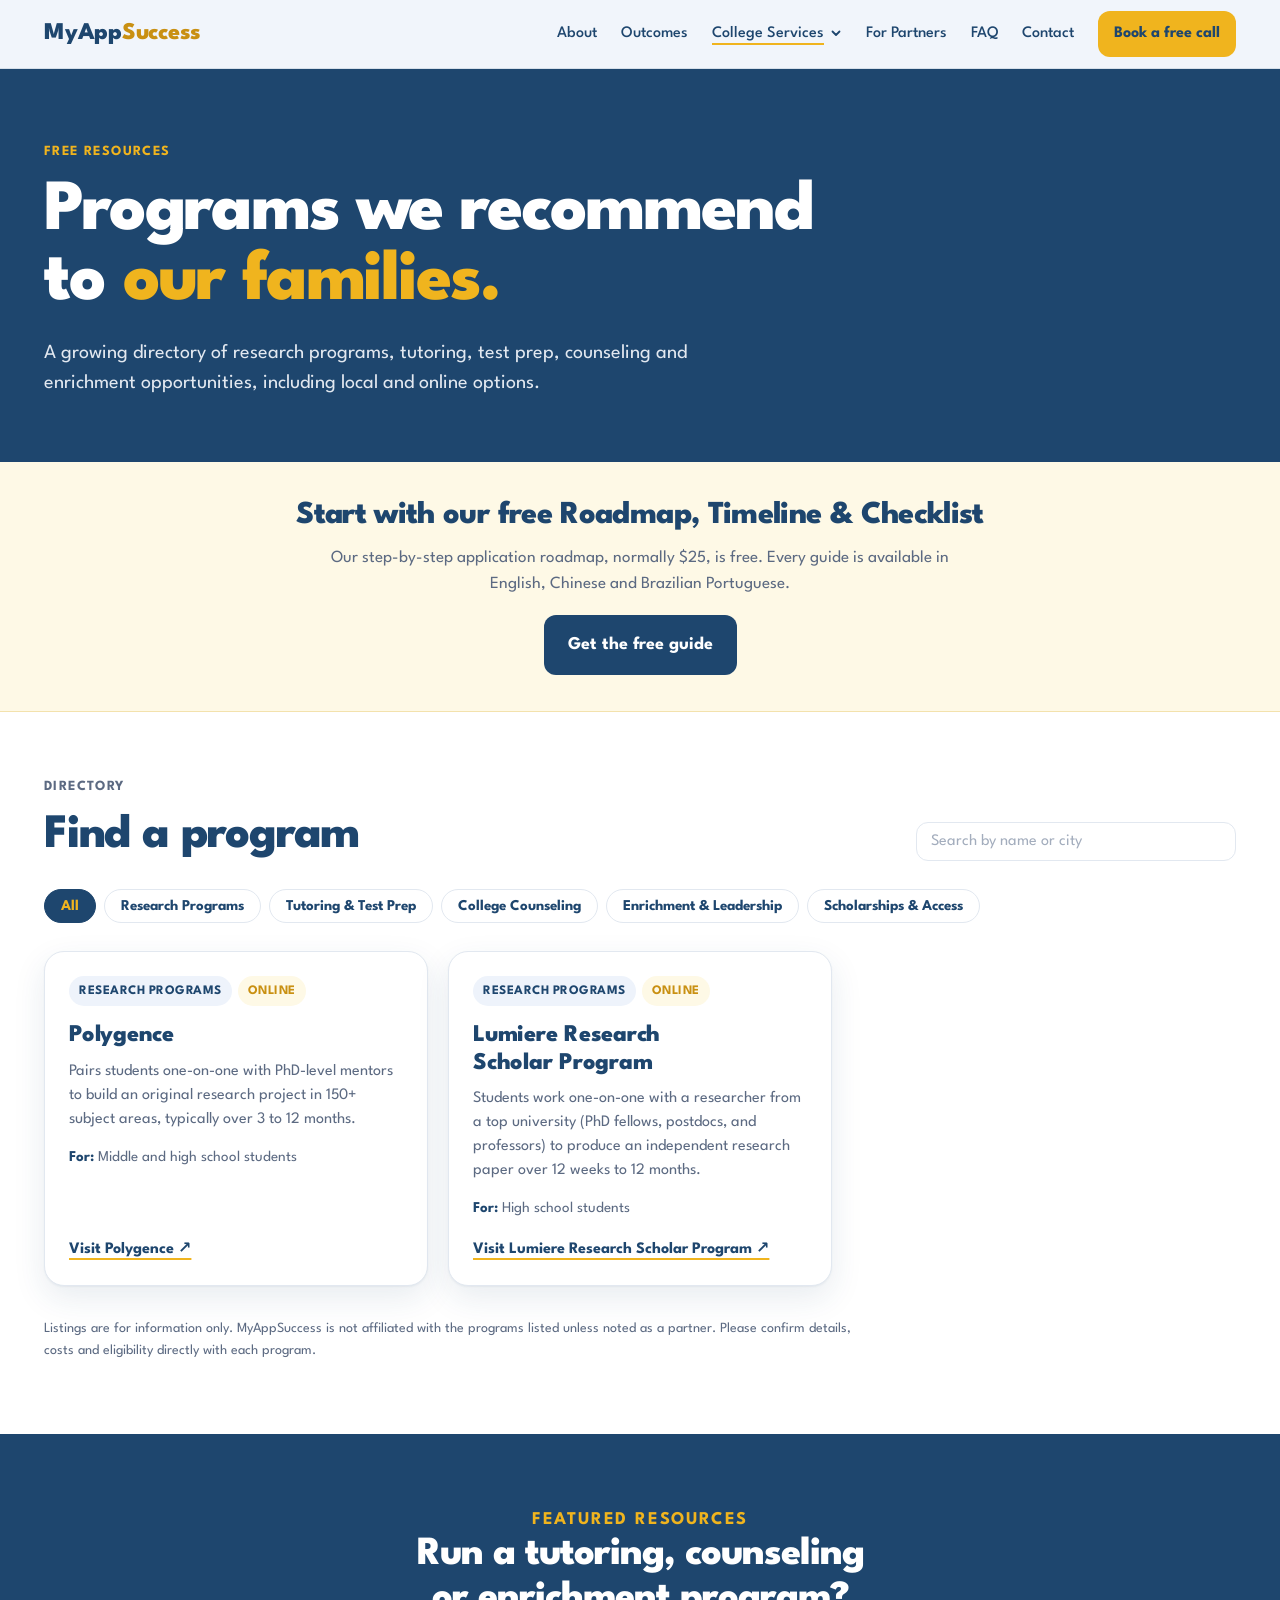
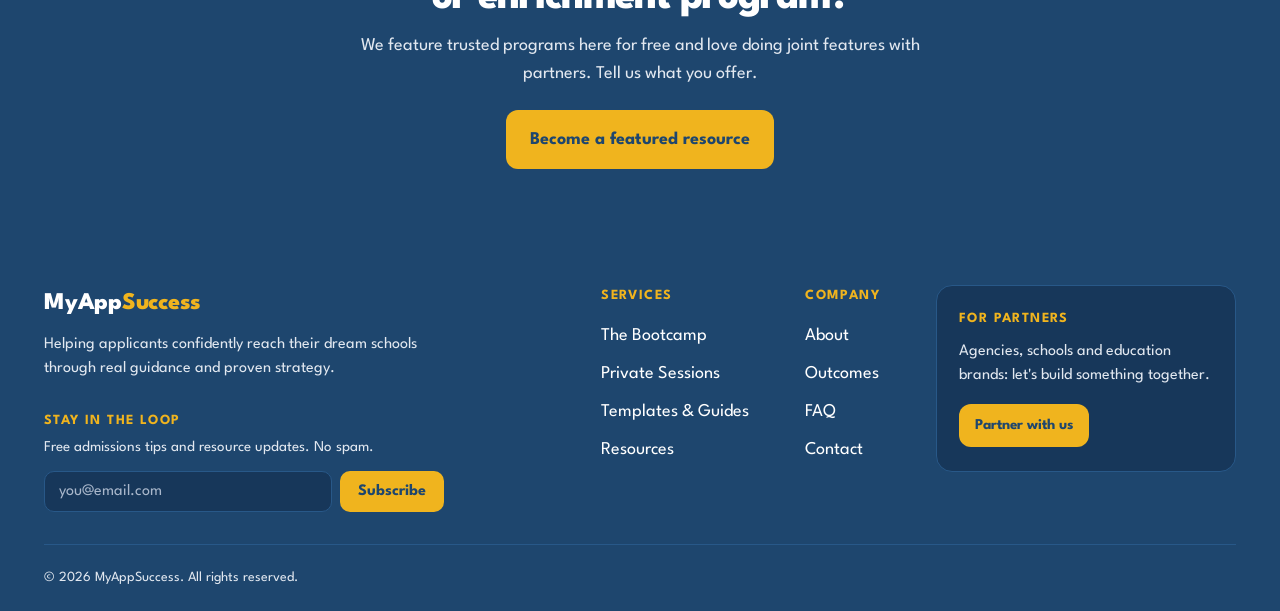
<file: resources.html>
<!doctype html>
<html lang="en">
<head>
<meta charset="utf-8">
<meta name="viewport" content="width=device-width, initial-scale=1, viewport-fit=cover">
<title>Free Resources | MyAppSuccess</title>
<meta name="description" content="Research programs, tutoring, test prep, counseling and enrichment programs MyAppSuccess recommends.">
<link rel="icon" href="favicon.png">
<link rel="preconnect" href="https://fonts.googleapis.com">
<link rel="preconnect" href="https://fonts.gstatic.com" crossorigin>
<link href="https://fonts.googleapis.com/css2?family=League+Spartan:wght@400;500;600;700;800&display=swap" rel="stylesheet">
<link rel="stylesheet" href="site.css">
<script>try{if('scrollRestoration' in history)history.scrollRestoration='manual';}catch(e){}</script>
<style>
.res-guide{background:var(--gold-bg);border-bottom:1px solid #f3e2ad}
.res-guide .wrap{padding-block:36px;text-align:center}
.res-guide h2{margin:0;font-size:clamp(24px,3vw,32px);line-height:1.15;font-weight:800;letter-spacing:-0.02em}
.res-guide p{margin:10px auto 0;max-width:640px;color:var(--muted);font-size:17px}
.res-guide .btn{margin-top:18px}
.dir{padding-block:64px 72px}
.dir-head{display:flex;justify-content:space-between;align-items:flex-end;gap:16px 32px;flex-wrap:wrap}
.dir-head h2{margin:0;font-size:clamp(32px,4vw,48px);line-height:1.02;letter-spacing:-0.025em;font-weight:800}
.filters{margin-top:28px;display:flex;flex-wrap:wrap;gap:8px;align-items:center}
.chip{font-family:var(--font);font-size:15px;font-weight:700;color:var(--navy);background:var(--white);border:1.5px solid var(--border);border-radius:999px;padding:9px 16px;cursor:pointer;transition:background .15s ease,border-color .15s ease}
.chip:hover{border-color:var(--navy)}
.chip[aria-pressed="true"]{background:var(--navy);border-color:var(--navy);color:var(--gold)}
.search{flex:0 1 320px;min-width:220px;font-family:var(--font);font-size:16px;color:var(--navy);border:1.5px solid var(--border);border-radius:12px;padding:11px 14px}
.search::placeholder{color:var(--soft)}
.search:focus{outline:none;border-color:var(--navy);box-shadow:0 0 0 3px rgba(240,180,30,.35)}
.grid{margin-top:28px;display:grid;grid-template-columns:repeat(auto-fill,minmax(320px,1fr));gap:20px}
.card{background:var(--white);border:1px solid var(--border);border-radius:20px;padding:24px 24px 22px;box-shadow:var(--shadow);display:flex;flex-direction:column}
.card-tags{display:flex;flex-wrap:wrap;gap:6px}
.tag{font-size:13px;font-weight:700;letter-spacing:.04em;text-transform:uppercase;color:var(--navy);background:var(--blue-light);padding:5px 10px;border-radius:999px}
.tag.loc{background:var(--gold-bg);color:var(--gold-dark)}
.card h3{margin:16px 0 0;font-size:24px;line-height:1.15;font-weight:800;letter-spacing:-0.01em}
.card p{margin:10px 0 0;color:var(--muted);font-size:16px;line-height:1.5}
.card-meta{margin-top:14px;font-size:15px;color:var(--muted)}
.card-meta strong{color:var(--navy)}
.visit{margin-top:auto;padding-top:18px;font-weight:700;font-size:16px;color:var(--navy);text-decoration:underline;text-decoration-color:var(--gold);text-decoration-thickness:2px;text-underline-offset:5px}
.empty{display:none;margin:28px 0 0;color:var(--muted)}
.disclaimer{margin:32px 0 0;font-size:14px;color:var(--muted);max-width:820px}
.partner{padding-block:60px;text-align:center}
.partner h2{margin:0 auto;font-size:clamp(28px,3.4vw,40px);line-height:1.08;letter-spacing:-0.025em;font-weight:800;max-width:760px}
.partner p{margin:12px auto 0;font-size:18px;color:var(--border);max-width:620px}
.partner .btn{margin-top:22px}
@media (max-width:720px){.dir{padding-block:44px 52px}.search{display:block;width:100%;margin-top:20px}.filters{flex-wrap:nowrap;overflow-x:auto;scrollbar-width:none;margin-left:-24px;margin-right:-24px;padding:0 24px 4px}.filters::-webkit-scrollbar{display:none}.chip{white-space:nowrap}.grid{grid-template-columns:1fr}.partner{padding-block:44px}}
</style>

<link rel="apple-touch-icon" href="/apple-touch-icon.png">
</head>
<body>
<header class="site-head">
  <div class="wrap head-row">
    <a class="logo" href="index.html#top">MyApp<span>Success</span></a>
    <button class="menu-btn" id="menuBtn" type="button" aria-expanded="false" aria-controls="siteNav">Menu</button>
    <nav class="nav" id="siteNav" aria-label="Main">
      <a href="index.html#about">About</a>
      <a href="index.html#outcomes">Outcomes</a>
      <div class="nav-dd">
        <button class="nav-dd-btn is-current" type="button" aria-expanded="false" aria-controls="svcMenu">College Services<svg viewBox="0 0 12 12" aria-hidden="true"><path d="M2.5 4.5L6 8l3.5-3.5" fill="none" stroke="currentColor" stroke-width="1.8" stroke-linecap="round" stroke-linejoin="round"/></svg></button>
        <div class="nav-sub" id="svcMenu">
          <a href="index.html#bootcamp">Bootcamp</a>
          <a href="index.html#sessions">Private Sessions</a>
          <a href="index.html#guides">Templates &amp; Guides</a>
          <a href="resources.html" aria-current="page">Resources</a>
        </div>
      </div>
      <a href="for-agencies.html">For Partners</a>
      <a href="index.html#faq">FAQ</a>
      <a href="contact.html">Contact</a>
      <a class="btn" href="interest-form.html">Book a free call</a>
    </nav>
  </div>
</header>
<main id="top">
<section class="panel navy">
  <div class="wrap page-hero">
    <p class="label">Free resources</p>
    <h1>Programs we recommend to <span>our families.</span></h1>
    <p class="sub">A growing directory of research programs, tutoring, test prep, counseling and enrichment opportunities, including local and online options.</p>
  </div>
</section>
<section class="res-guide">
  <div class="wrap">
    <h2>Start with our free Roadmap, Timeline &amp; Checklist</h2>
    <p>Our step-by-step application roadmap, normally $25, is free. Every guide is available in English, Chinese and Brazilian Portuguese.</p>
    <a class="btn btn-navy" href="https://shop.beacons.ai/myappsuccess/45d5237a-25cc-488d-899d-908dfb822335" target="_blank" rel="noopener">Get the free guide</a>
  </div>
</section>
<section class="dir">
  <div class="wrap">
    <div class="dir-head">
      <div><p class="label">Directory</p><h2>Find a program</h2></div>
    </div>
    <div class="filters" id="filters" role="toolbar" aria-label="Filter resources by category"></div>
    <div class="grid" id="grid"></div>
    <p class="empty" id="empty">No resources match that search yet. Check back soon, we add new partners regularly.</p>
    <p class="disclaimer">Listings are for information only. MyAppSuccess is not affiliated with the programs listed unless noted as a partner. Please confirm details, costs and eligibility directly with each program.</p>
  </div>
</section>
<section class="panel navy partner">
  <div class="wrap">
    <p class="label">Featured resources</p>
    <h2>Run a tutoring, counseling or enrichment program?</h2>
    <p>We feature trusted programs here for free and love doing joint features with partners. Tell us what you offer.</p>
    <a class="btn" href="mailto:kelly@myappsuccess.com?subject=Resource%20directory%20partnership">Become a featured resource</a>
  </div>
</section>
</main>
<footer class="panel navy">
  <div class="wrap">
    <div class="foot" id="foot">
      <div class="foot-brand">
        <a class="logo" href="index.html#top">MyApp<span>Success</span></a>
        <p class="foot-blurb" style="margin:10px 0 0;color:var(--border);font-size:16px">Helping applicants confidently reach their dream schools through real guidance and proven strategy.</p>
        <h4 class="news-h">Stay in the loop</h4>
        <p class="news-note">Free admissions tips and resource updates. No spam.</p>
        <form class="news-form" id="newsForm">
          <label for="newsEmail">Email address</label>
          <input id="newsEmail" type="email" placeholder="you@email.com" autocomplete="email" required>
          <button class="btn" type="submit">Subscribe</button>
        </form>
        <p class="news-msg" id="newsMsg" hidden>Thanks for subscribing. We'll be in touch!</p>
      </div>
      <div class="foot-cols">
        <div><h4>Services</h4><ul><li><a href="index.html#bootcamp">The Bootcamp</a></li><li><a href="index.html#sessions">Private Sessions</a></li><li><a href="index.html#guides">Templates &amp; Guides</a></li><li><a href="resources.html">Resources</a></li></ul></div>
        <div><h4>Company</h4><ul><li><a href="index.html#about">About</a></li><li><a href="index.html#outcomes">Outcomes</a></li><li><a href="index.html#faq">FAQ</a></li><li><a href="contact.html">Contact</a></li></ul></div>
        <div class="foot-partners"><h4>For Partners</h4><p>Agencies, schools and education brands: let's build something together.</p><a class="btn" href="for-agencies.html">Partner with us</a></div>
      </div>
    </div>
    <div class="copy">© 2026 MyAppSuccess. All rights reserved.</div>
  </div>
</footer>
<script src="site.js"></script>
<script>
// To add a resource, copy one object below and fill it in.
  // category must match one of the CATEGORIES labels. location can be "Online" or a city/region.
  var CATEGORIES = ['All', 'Research Programs', 'Tutoring & Test Prep', 'College Counseling', 'Enrichment & Leadership', 'Scholarships & Access'];

  var RESOURCES = [
    {
      name: 'Polygence',
      category: 'Research Programs',
      location: 'Online',
      audience: 'Middle and high school students',
      description: 'Pairs students one-on-one with PhD-level mentors to build an original research project in 150+ subject areas, typically over 3 to 12 months.',
      url: 'https://www.polygence.org/'
    },
    {
      name: 'Lumiere Research Scholar Program',
      category: 'Research Programs',
      location: 'Online',
      audience: 'High school students',
      description: 'Students work one-on-one with a researcher from a top university (PhD fellows, postdocs, and professors) to produce an independent research paper over 12 weeks to 12 months.',
      url: 'https://www.lumiere-education.com/'
    }
  ];

  (function () {
    var grid = document.getElementById('grid');
    var filters = document.getElementById('filters');
    var empty = document.getElementById('empty');
    var active = 'All';
    var query = '';

    function esc(s) {
      return String(s || '').replace(/[&<>"']/g, function (c) {
        return { '&': '&amp;', '<': '&lt;', '>': '&gt;', '"': '&quot;', "'": '&#39;' }[c];
      });
    }

    function render() {
      var q = query.toLowerCase();
      var list = RESOURCES.filter(function (r) {
        var inCat = active === 'All' || r.category === active;
        var text = (r.name + ' ' + r.category + ' ' + r.location + ' ' + r.description + ' ' + (r.audience || '')).toLowerCase();
        return inCat && (!q || text.indexOf(q) !== -1);
      });
      grid.innerHTML = list.map(function (r) {
        return '<article class="card">' +
          '<div class="card-tags"><span class="tag">' + esc(r.category) + '</span><span class="tag loc">' + esc(r.location) + '</span></div>' +
          '<h3>' + esc(r.name) + '</h3>' +
          '<p>' + esc(r.description) + '</p>' +
          (r.audience ? '<div class="card-meta"><strong>For:</strong> ' + esc(r.audience) + '</div>' : '') +
          '<a class="visit" href="' + esc(r.url) + '" target="_blank" rel="noopener">Visit ' + esc(r.name) + ' ↗</a>' +
          '</article>';
      }).join('');
      empty.style.display = list.length ? 'none' : 'block';
    }

    CATEGORIES.forEach(function (c) {
      var b = document.createElement('button');
      b.type = 'button';
      b.className = 'chip';
      b.textContent = c;
      b.setAttribute('aria-pressed', c === active ? 'true' : 'false');
      b.addEventListener('click', function () {
        active = c;
        filters.querySelectorAll('.chip').forEach(function (x) { x.setAttribute('aria-pressed', x.textContent === c ? 'true' : 'false'); });
        render();
      });
      filters.appendChild(b);
    });

    var search = document.createElement('input');
    search.type = 'search';
    search.className = 'search';
    search.placeholder = 'Search by name or city';
    search.setAttribute('aria-label', 'Search resources');
    search.addEventListener('input', function () { query = search.value; render(); });
    filters.appendChild(search);
    var mq = window.matchMedia('(max-width:720px)');
    function placeSearch(){ if (mq.matches) filters.parentNode.insertBefore(search, filters); else document.querySelector('.dir-head').appendChild(search); }
    placeSearch(); if (mq.addEventListener) mq.addEventListener('change', placeSearch);

    render();
  })();
</script>
</body>
</html>
</file>
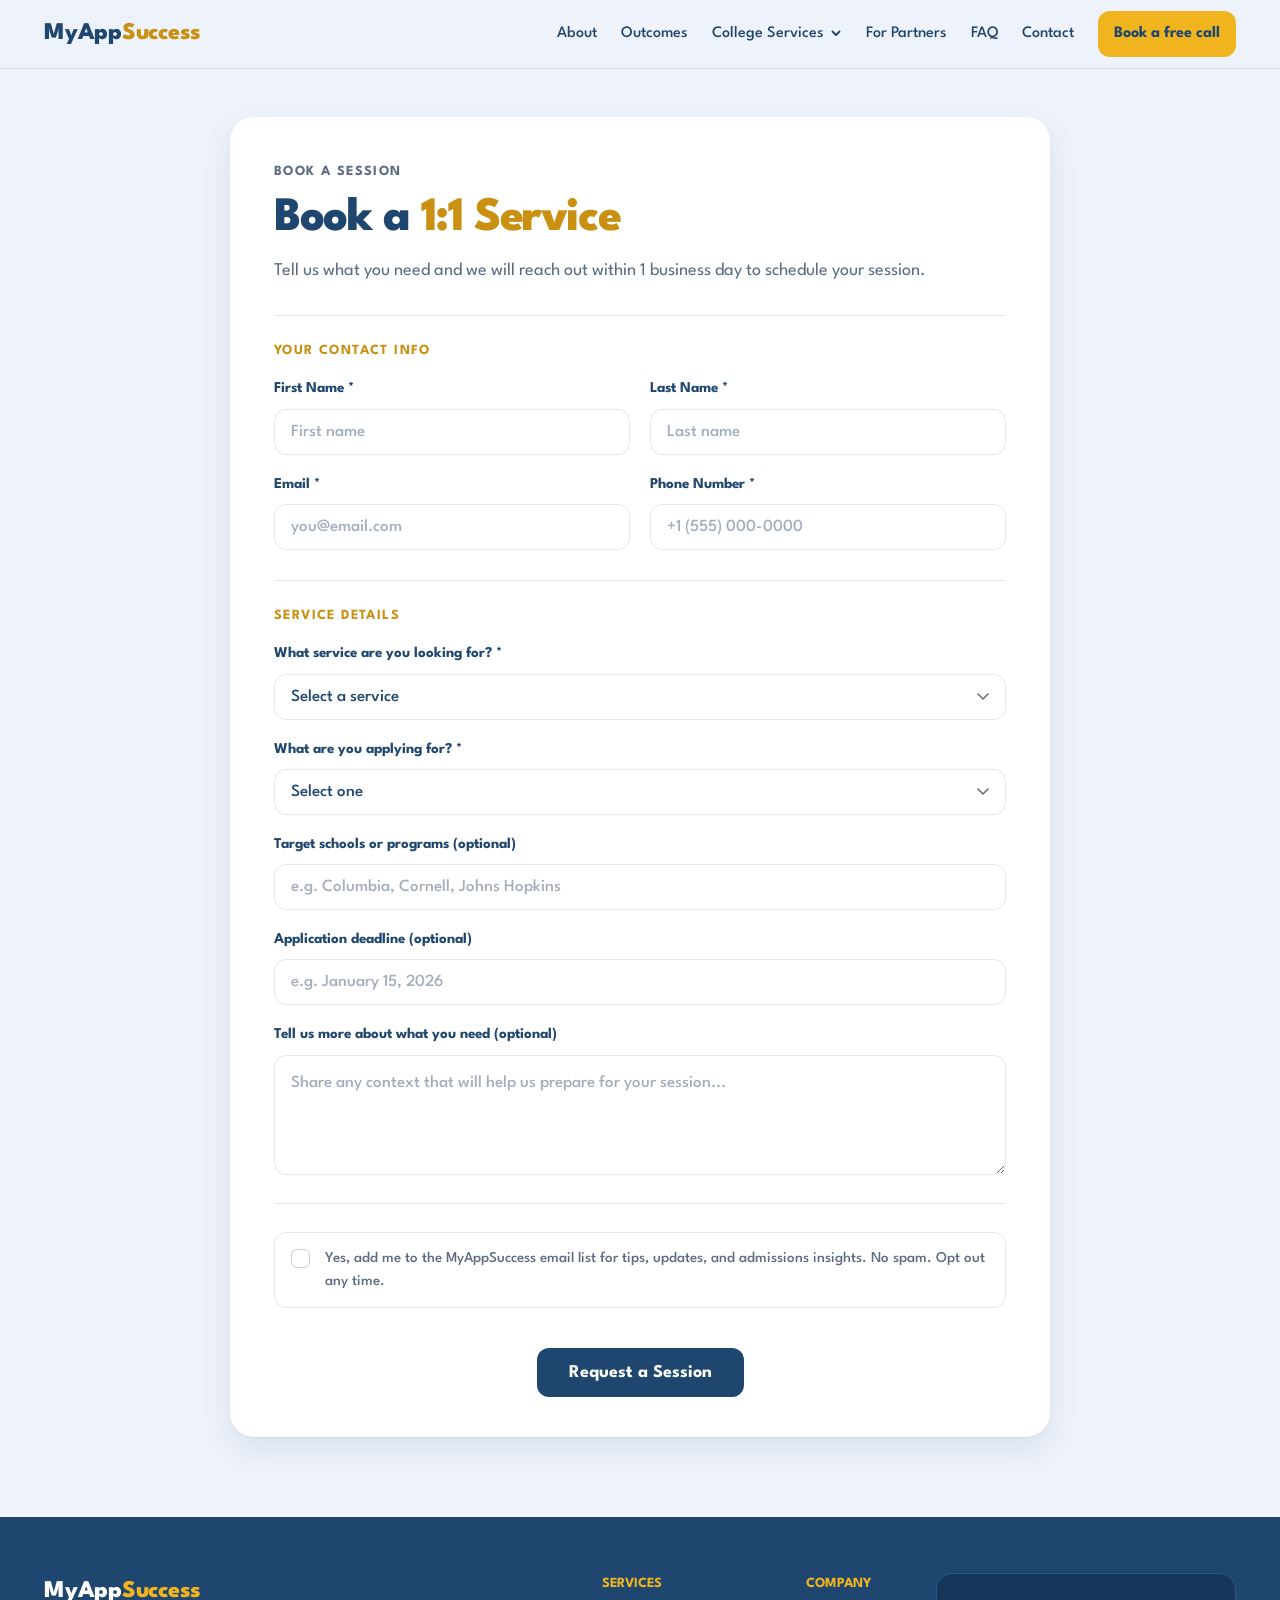
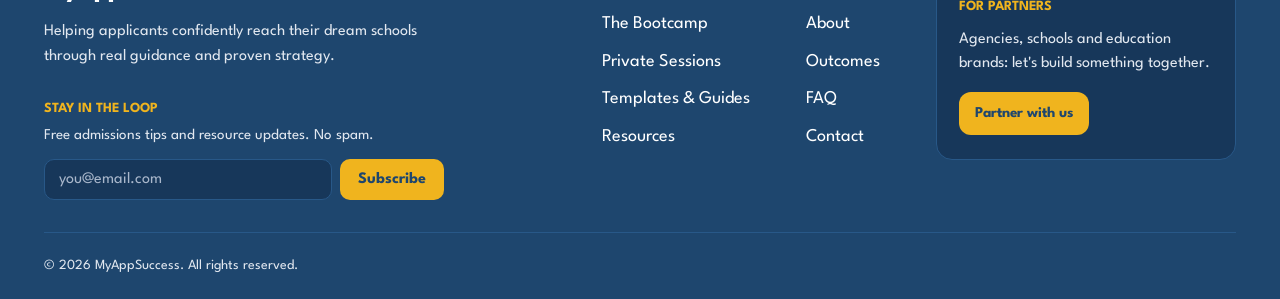
<file: service-form.html>
<!DOCTYPE html>
<html lang="en">
<head>
<meta charset="UTF-8" />
<meta name="viewport" content="width=device-width, initial-scale=1.0" />
<title>Book a 1:1 Session - MyAppSuccess</title>
  <link rel="icon" type="image/png" href="/favicon.png" />
  <link rel="apple-touch-icon" href="/apple-touch-icon.png" />
<link href="https://fonts.googleapis.com/css2?family=League+Spartan:wght@300;400;500;600;700;800&display=swap" rel="stylesheet" />
<style>
  *, *::before, *::after { box-sizing: border-box; margin: 0; padding: 0; }
  :root {
    --navy: #1e4b78; --navy-mid: #265d96; --gold: #f0b41e; --gold-dark: #c99012;
    --gold-bg: #fef9e6; --white: #ffffff; --off-white: #f5f7fa; --blue-light: #eef3fb;
    --text: #1e4b78; --muted: #5c6a82; --border: #d0d9e8; --font: 'League Spartan', sans-serif;
  }
  body { font-family: var(--font); color: var(--text); background: var(--off-white); min-height: 100vh; }
  .qz-oldnav {
    display: flex; align-items: center; justify-content: space-between;
    padding: 0 3rem; height: 72px; background: rgba(255,255,255,0.97);
    border-bottom: 2px solid var(--gold); box-shadow: 0 2px 16px rgba(30,75,120,0.07);
  }
  .nav-logo img { height: 50px; width: auto; display: block; }
  .nav-back { font-size: 0.88rem; font-weight: 600; text-decoration: none; color: var(--navy); }
  .nav-back:hover { color: var(--gold-dark); }
  .page { display: flex; align-items: flex-start; justify-content: center; padding: 3.5rem 1.5rem 5rem; }
  .form-card {
    background: var(--white); border-radius: 20px;
    box-shadow: 0 8px 48px rgba(30,75,120,0.1);
    padding: 3.5rem; width: 100%; max-width: 640px;
  }
  .eyebrow {
    font-size: 0.72rem; font-weight: 700; letter-spacing: 0.16em;
    text-transform: uppercase; color: var(--gold);
    display: flex; align-items: center; gap: 0.5rem; margin-bottom: 0.8rem;
  }
  .eyebrow::before { content: ''; display: block; width: 20px; height: 2px; background: var(--gold); }
  .form-card h1 { font-size: clamp(1.8rem,4vw,2.2rem); font-weight: 800; color: var(--navy); margin-bottom: 0.5rem; letter-spacing: -0.02em; }
  .form-card h1 .accent { color: var(--gold); }
  .sub { font-size: 0.92rem; color: var(--muted); line-height: 1.7; margin-bottom: 2rem; }
  .section-label {
    font-size: 0.7rem; font-weight: 700; letter-spacing: 0.14em; text-transform: uppercase;
    color: var(--navy); margin: 1.8rem 0 1rem; padding-bottom: 0.4rem;
    border-bottom: 2px solid var(--gold);
  }
  .form-grid { display: grid; grid-template-columns: 1fr 1fr; gap: 1.2rem; }
  .full { grid-column: 1 / -1; }
  .form-group { display: flex; flex-direction: column; gap: 0.4rem; }
  .form-group label { font-size: 0.75rem; font-weight: 700; letter-spacing: 0.07em; text-transform: uppercase; color: var(--navy); }
  .form-group input, .form-group select, .form-group textarea {
    padding: 0.8rem 1rem; border: 2px solid var(--border); border-radius: 10px;
    font-family: var(--font); font-size: 0.9rem; color: var(--text);
    background: var(--off-white); outline: none;
    transition: border-color 0.2s, background 0.2s; font-weight: 500;
    appearance: none; -webkit-appearance: none;
  }
  .form-group select {
    background-image: url("data:image/svg+xml,%3Csvg xmlns='http://www.w3.org/2000/svg' width='12' height='8' viewBox='0 0 12 8'%3E%3Cpath d='M1 1l5 5 5-5' stroke='%235c6a82' stroke-width='1.5' fill='none' stroke-linecap='round'/%3E%3C/svg%3E");
    background-repeat: no-repeat; background-position: right 1rem center; padding-right: 2.5rem;
    background-color: var(--off-white);
  }
  .form-group input:focus, .form-group select:focus, .form-group textarea:focus {
    border-color: var(--navy); background: var(--blue-light);
  }
  .form-group textarea { resize: vertical; min-height: 90px; line-height: 1.6; }
  .divider { height: 1px; background: var(--border); margin: 1.5rem 0; }
  .consent-row {
    display: flex; align-items: flex-start; gap: 0.9rem; margin-top: 0.25rem; cursor: pointer;
  }
  .consent-row input[type="checkbox"] { position: absolute; opacity: 0; width: 0; height: 0; }
  .check-custom {
    width: 1.2rem; height: 1.2rem; border-radius: 4px; border: 2px solid var(--border);
    background: var(--white); flex-shrink: 0; margin-top: 2px;
    display: flex; align-items: center; justify-content: center;
    transition: border-color 0.2s, background 0.2s;
  }
  .check-custom svg { display: none; width: 0.75rem; height: 0.75rem; }
  .consent-row.is-checked .check-custom { border-color: var(--navy); background: var(--navy); }
  .consent-row.is-checked .check-custom svg { display: block; }
  .consent-text { font-size: 0.88rem; font-weight: 500; color: var(--muted); line-height: 1.55; }
  .form-submit { text-align: center; margin-top: 2.5rem; }
  .btn-gold {
    display: inline-flex; align-items: center; gap: 0.5rem;
    background: var(--gold); color: var(--navy); font-family: var(--font);
    font-weight: 800; font-size: 1rem; padding: 1rem 3rem;
    border-radius: 10px; border: none; cursor: pointer;
    transition: background 0.2s, transform 0.15s;
    box-shadow: 0 4px 20px rgba(240,180,30,0.35);
  }
  .btn-gold:hover { background: var(--gold-dark); transform: translateY(-2px); }
  #thank-you { display: none; text-align: center; padding: 2rem 0; }
  #thank-you .ty-icon {
    width: 4rem; height: 4rem; border-radius: 50%; background: var(--navy);
    margin: 0 auto 1.2rem; display: flex; align-items: center; justify-content: center;
  }
  #thank-you .ty-icon svg { width: 2rem; height: 2rem; }
  #thank-you h2 { font-size: 2rem; font-weight: 800; color: var(--navy); margin-bottom: 0.7rem; }
  #thank-you p { font-size: 0.95rem; color: var(--muted); line-height: 1.7; }
  #thank-you a { display: inline-block; margin-top: 1.5rem; font-size: 0.88rem; font-weight: 600; color: var(--gold-dark); text-decoration: underline; }
  .qz-oldfoot { background: var(--navy); padding: 1.5rem 3rem; text-align: center; }
  .qz-oldfoot p { font-size: 0.78rem; color: rgba(255,255,255,0.35); }
  @media (max-width: 640px) {
    .qz-oldnav { padding: 0 1.2rem; } .form-card { padding: 2rem 1.5rem; }
    .form-grid { grid-template-columns: 1fr; }
  }
</style>
<link rel="stylesheet" href="site.css">

<style>
/* New design layer for the original form markup */
:root{--navy:#1e466e;--navy-mid:#285888;--text:#1e466e;--border:#e2e8f0;--off-white:#f5f7fa;--blue-light:#eef3fb;--muted:#5c6a82;--font:'League Spartan', ui-sans-serif, system-ui, -apple-system, 'Segoe UI', sans-serif}
body{background:var(--blue-light);font-size:18px;line-height:1.55;display:flex}
.page{padding:48px 24px 80px}
.form-card{max-width:820px;border-radius:24px;box-shadow:0 1px 2px rgba(30,70,110,.06),0 12px 32px rgba(30,70,110,.10);padding:44px 44px 40px}
.eyebrow{font-size:14px;letter-spacing:.1em;color:var(--muted);margin-bottom:12px}
.eyebrow::before{display:none}
.form-card h1{font-size:clamp(34px,4.6vw,48px);line-height:1;letter-spacing:-0.03em;margin-bottom:14px}
.form-card h1 .accent{color:var(--gold-dark)}
.sub{font-size:18px;line-height:1.55;margin-bottom:24px}
.required-note{font-size:15px}
.section-label{font-size:14px;letter-spacing:.1em;color:var(--gold-dark);margin:30px 0 16px;padding:24px 0 0;border-bottom:none;border-top:1px solid var(--border)}
.form-grid{gap:18px 20px}
.form-group{gap:8px}
.form-group > label,.form-group label{font-size:15px;font-weight:700;letter-spacing:0;text-transform:none;color:var(--navy)}
.form-group input,.form-group select,.form-group textarea{font-size:17px;padding:14px 16px;border:1.5px solid var(--border);border-radius:12px;background-color:var(--white);color:var(--navy)}
.form-group input::placeholder,.form-group textarea::placeholder{color:#a3adbd}
.form-group input:focus,.form-group select:focus,.form-group textarea:focus{border-color:var(--navy);background-color:var(--white);box-shadow:0 0 0 3px rgba(240,180,30,.35)}
.form-group select{background-color:var(--white)}
.form-group textarea{min-height:120px}
.form-grid > *,.form-group{min-width:0}
.form-group input,.form-group select,.form-group textarea{width:100%;min-width:0;max-width:100%}
.radio-group{gap:10px}
.radio-label{font-size:16px;font-weight:600;padding:14px 16px;border:1.5px solid var(--border);border-radius:12px;background:var(--white)}
.radio-label:hover{border-color:var(--navy);background:var(--white)}
.radio-label.is-selected{border-color:var(--navy);background:var(--gold-bg)}
.radio-label .radio-custom{border:1.5px solid #c3cddd}
.radio-label.is-selected .radio-custom{background:var(--white);border:6px solid var(--navy)}
.radio-label.is-selected .radio-custom::after{display:none}
.role-picker{gap:12px;margin-bottom:28px}
.role-card{border:1.5px solid var(--border);border-radius:16px;background:var(--white);padding:22px 18px}
.role-card:hover{transform:none;border-color:var(--navy);background:var(--white)}
.role-card.selected{border-color:var(--navy);background:var(--gold-bg)}
.role-card .role-title{font-size:19px}
.role-card .role-desc{font-size:15px}
.role-card .check-badge{background:var(--gold);border-radius:6px}
.role-card .check-badge svg path,.role-card .check-badge svg polyline{stroke:var(--navy)}
.consent-row{border:1.5px solid var(--border);border-radius:12px;padding:14px 16px;background:var(--white)}
.consent-row.is-checked{border-color:var(--navy);background:var(--gold-bg)}
.check-custom{border:1.5px solid #c3cddd;border-radius:6px}
.consent-row.is-checked .check-custom{background:var(--gold);border-color:var(--gold)}
.consent-row.is-checked .check-custom svg path,.consent-row.is-checked .check-custom svg polyline{stroke:var(--navy)}
.consent-text{font-size:15px}
.hint{font-size:15px}
.divider{margin:28px 0}
.btn-gold{font-size:18px;font-weight:700;padding:16px 32px;border-radius:12px;box-shadow:none;transition:background .15s ease}
.btn-gold:hover{background:#f5c547;transform:none}
.form-submit .btn-gold{background:var(--navy);color:var(--white)}
.form-submit .btn-gold:hover{background:var(--navy-mid)}
#thank-you .ty-icon{border-radius:14px;background:var(--gold)}
#thank-you .ty-icon svg path,#thank-you .ty-icon svg polyline{stroke:var(--navy)}
#thank-you h2{font-size:clamp(28px,4vw,40px);letter-spacing:-0.02em}
#thank-you p{font-size:18px}
#thank-you a.back-home{display:inline-block;margin-top:22px;background:var(--navy);color:var(--white);text-decoration:none;font-weight:700;padding:14px 24px;border-radius:12px;font-size:17px}
.site-head h1,.foot h4{letter-spacing:inherit}
@media (max-width:720px){.page{padding:20px 16px 52px}.form-card{padding:26px 20px 28px;border-radius:20px}.form-card h1{font-size:32px}.sub{font-size:16px}.btn-gold{width:100%;justify-content:center}}
</style>

</head>
<body>
<header class="site-head">
  <div class="wrap head-row">
    <a class="logo" href="index.html#top">MyApp<span>Success</span></a>
    <button class="menu-btn" id="menuBtn" type="button" aria-expanded="false" aria-controls="siteNav">Menu</button>
    <nav class="nav" id="siteNav" aria-label="Main">
      <a href="index.html#about">About</a>
      <a href="index.html#outcomes">Outcomes</a>
      <div class="nav-dd">
        <button class="nav-dd-btn" type="button" aria-expanded="false" aria-controls="svcMenu">College Services<svg viewBox="0 0 12 12" aria-hidden="true"><path d="M2.5 4.5L6 8l3.5-3.5" fill="none" stroke="currentColor" stroke-width="1.8" stroke-linecap="round" stroke-linejoin="round"/></svg></button>
        <div class="nav-sub" id="svcMenu">
          <a href="index.html#bootcamp">Bootcamp</a>
          <a href="index.html#sessions">Private Sessions</a>
          <a href="index.html#guides">Templates &amp; Guides</a>
          <a href="resources.html">Resources</a>
        </div>
      </div>
      <a href="for-agencies.html">For Partners</a>
      <a href="index.html#faq">FAQ</a>
      <a href="contact.html">Contact</a>
      <a class="btn" href="interest-form.html">Book a free call</a>
    </nav>
  </div>
</header>
<div class="page">
  <div class="form-card">
    <div id="form-content">
      <div class="eyebrow">Book a Session</div>
      <h1>Book a <span class="accent">1:1 Service</span></h1>
      <p class="sub">Tell us what you need and we will reach out within 1 business day to schedule your session.</p>
<form id="serviceForm" action="https://formsubmit.co/kelly@myappsuccess.com" method="POST">
  <input type="hidden" name="_subject" value="New 1:1 Session Booking - MyAppSuccess" />
  <input type="hidden" name="_captcha" value="false" />
  <input type="hidden" name="_next" value="https://myappsuccess.com/thank-you.html" />

        <div class="section-label">Your Contact Info</div>
        <div class="form-grid">
          <div class="form-group"><label>First Name *</label><input type="text" name="first_name" required placeholder="First name" /></div>
          <div class="form-group"><label>Last Name *</label><input type="text" name="last_name" required placeholder="Last name" /></div>
          <div class="form-group"><label>Email *</label><input type="email" name="email" required placeholder="you@email.com" /></div>
          <div class="form-group"><label>Phone Number *</label><input type="tel" name="phone" required placeholder="+1 (555) 000-0000" /></div>
        </div>

        <div class="section-label">Service Details</div>
        <div class="form-grid">
          <div class="form-group full">
            <label>What service are you looking for? *</label>
            <select name="service_type" required>
              <option value="" disabled selected>Select a service</option>
              <option>Essay Review ($150)</option>
              <option>Resume Review ($150)</option>
              <option>Portfolio Review ($150)</option>
              <option>Overall Application Review ($150)</option>
              <option>1:1 Video Session ($200/hr)</option>
              <option>Custom / Retainer (contact for quote)</option>
            </select>
          </div>
          <div class="form-group full">
            <label>What are you applying for? *</label>
            <select name="application_type" required>
              <option value="" disabled selected>Select one</option>
              <option>Undergraduate program</option>
              <option>Graduate program</option>
              <option>Professional program (MBA, Law, Medical, etc.)</option>
              <option>Transfer application</option>
              <option>Scholarship or fellowship</option>
              <option>Other</option>
            </select>
          </div>
          <div class="form-group full">
            <label>Target schools or programs (optional)</label>
            <input type="text" name="target_schools" placeholder="e.g. Columbia, Cornell, Johns Hopkins" />
          </div>
          <div class="form-group full">
            <label>Application deadline (optional)</label>
            <input type="text" name="deadline" placeholder="e.g. January 15, 2026" />
          </div>
          <div class="form-group full">
            <label>Tell us more about what you need (optional)</label>
            <textarea name="details" placeholder="Share any context that will help us prepare for your session..."></textarea>
          </div>
        </div>

        <div class="divider"></div>
        <label class="consent-row" id="consent-row" onclick="toggleConsent()">
          <input type="checkbox" id="consent-input" name="email_consent" required />
          <span class="check-custom">
            <svg viewBox="0 0 10 10" fill="none"><path d="M2 5.5l2 2 4-4" stroke="white" stroke-width="1.6" stroke-linecap="round" stroke-linejoin="round"/></svg>
          </span>
          <span class="consent-text">Yes, add me to the MyAppSuccess email list for tips, updates, and admissions insights. No spam. Opt out any time.</span>
        </label>

        <div class="form-submit">
          <button type="submit" class="btn-gold">Request a Session</button>
        </div>
      </form>
    </div>
    <div id="thank-you">
      <div class="ty-icon"><svg viewBox="0 0 24 24" fill="none"><path d="M5 13l4 4L19 7" stroke="white" stroke-width="2.5" stroke-linecap="round" stroke-linejoin="round"/></svg></div>
      <h2>Request received!</h2>
      <p>Thank you for reaching out to MyAppSuccess.<br>We will be in touch within 1 business day to confirm your session.</p>
      <a class="back-home" href="index.html">Back to the homepage</a>
    </div>
  </div>
</div>
<footer class="panel navy">
  <div class="wrap">
    <div class="foot" id="foot">
      <div class="foot-brand">
        <a class="logo" href="index.html#top">MyApp<span>Success</span></a>
        <p class="foot-blurb" style="margin:10px 0 0;color:var(--border);font-size:16px">Helping applicants confidently reach their dream schools through real guidance and proven strategy.</p>
        <h4 class="news-h">Stay in the loop</h4>
        <p class="news-note">Free admissions tips and resource updates. No spam.</p>
        <form class="news-form" id="newsForm">
          <label for="newsEmail">Email address</label>
          <input id="newsEmail" type="email" placeholder="you@email.com" autocomplete="email" required>
          <button class="btn" type="submit">Subscribe</button>
        </form>
        <p class="news-msg" id="newsMsg" hidden>Thanks for subscribing. We'll be in touch!</p>
      </div>
      <div class="foot-cols">
        <div><h4>Services</h4><ul><li><a href="index.html#bootcamp">The Bootcamp</a></li><li><a href="index.html#sessions">Private Sessions</a></li><li><a href="index.html#guides">Templates &amp; Guides</a></li><li><a href="resources.html">Resources</a></li></ul></div>
        <div><h4>Company</h4><ul><li><a href="index.html#about">About</a></li><li><a href="index.html#outcomes">Outcomes</a></li><li><a href="index.html#faq">FAQ</a></li><li><a href="contact.html">Contact</a></li></ul></div>
        <div class="foot-partners"><h4>For Partners</h4><p>Agencies, schools and education brands: let's build something together.</p><a class="btn" href="for-agencies.html">Partner with us</a></div>
      </div>
    </div>
    <div class="copy">© 2026 MyAppSuccess. All rights reserved.</div>
  </div>
</footer>
<script src="site.js"></script>
<script>
  function toggleConsent() {
    var row = document.getElementById('consent-row');
    var input = document.getElementById('consent-input');
    input.checked = !input.checked;
    row.classList.toggle('is-checked', input.checked);
  }
</script>
</body>
</html>
</file>
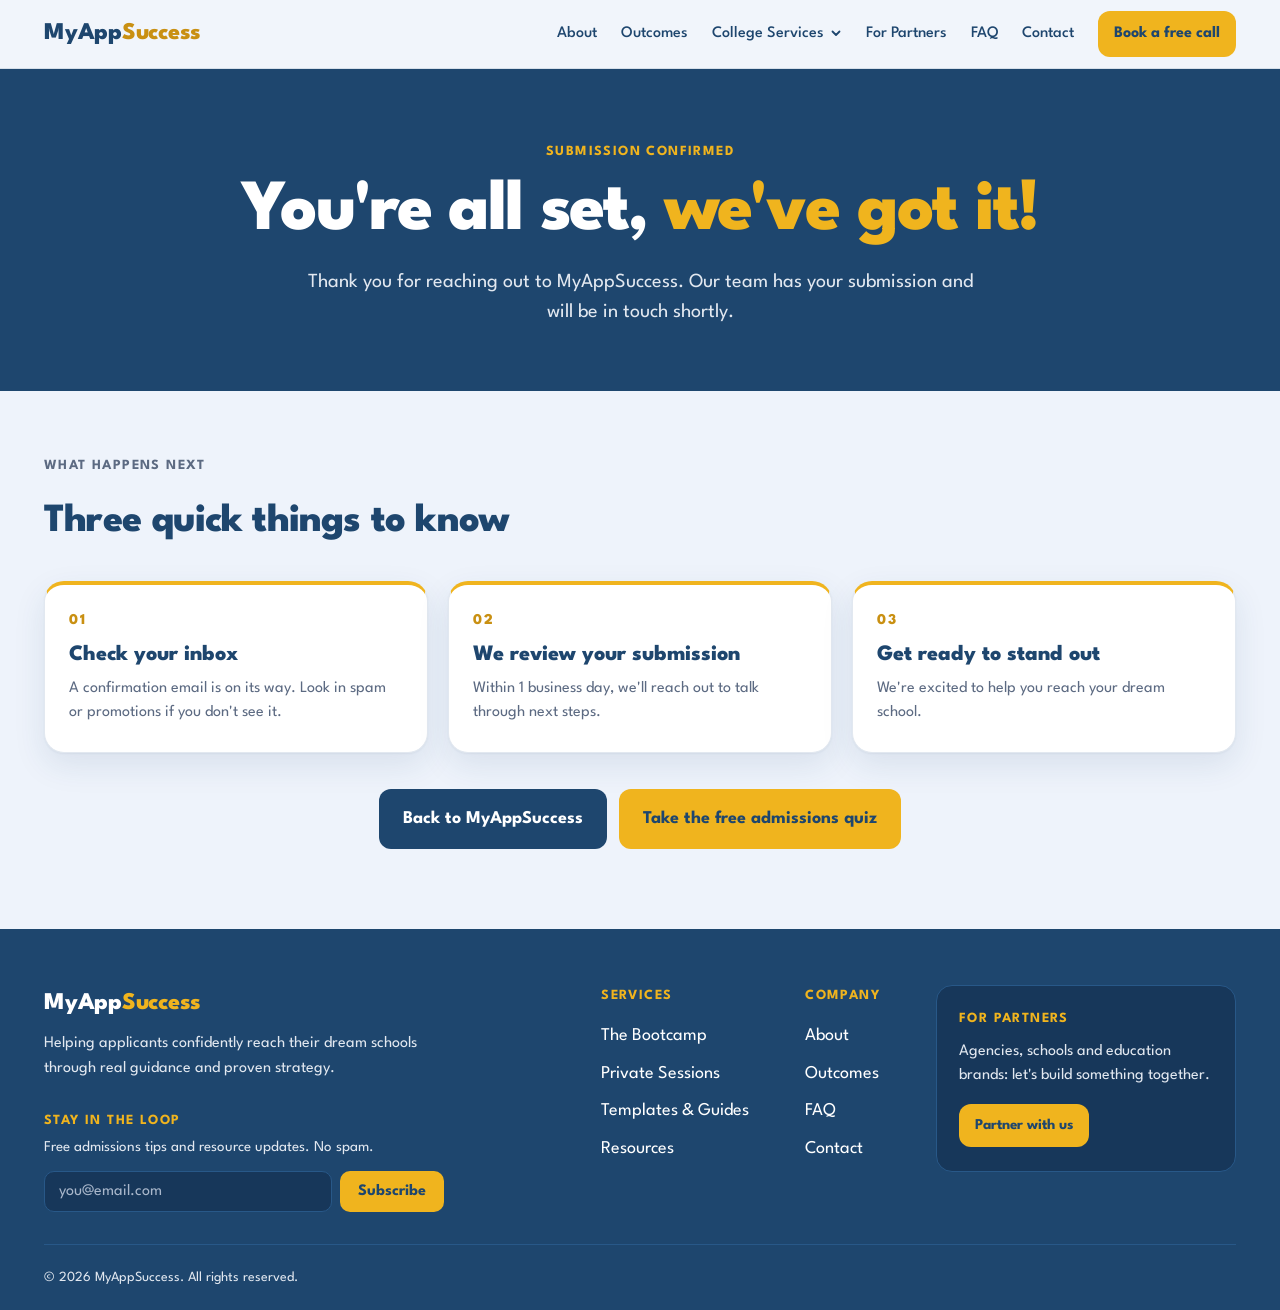
<file: thank-you.html>
<!doctype html>
<html lang="en">
<head>
<meta charset="utf-8">
<meta name="viewport" content="width=device-width, initial-scale=1, viewport-fit=cover">
<title>Thank You | MyAppSuccess</title>

<link rel="icon" href="favicon.png">
<link rel="preconnect" href="https://fonts.googleapis.com">
<link rel="preconnect" href="https://fonts.gstatic.com" crossorigin>
<link href="https://fonts.googleapis.com/css2?family=League+Spartan:wght@400;500;600;700;800&display=swap" rel="stylesheet">
<link rel="stylesheet" href="site.css">
<script>try{if('scrollRestoration' in history)history.scrollRestoration='manual';}catch(e){}</script>
<style>
.ty-steps{padding-block:64px 80px}
.ty-steps h2{margin:0;font-size:clamp(28px,3.4vw,40px);font-weight:800;letter-spacing:-0.02em}
.steps{margin-top:28px;display:grid;grid-template-columns:repeat(3,minmax(0,1fr));gap:20px}
.step{background:var(--white);border:1px solid var(--border);border-top:4px solid var(--gold);border-radius:20px;padding:24px 24px 26px;box-shadow:var(--shadow)}
.step b{display:block;font-size:15px;font-weight:800;letter-spacing:.1em;color:var(--gold-dark)}
.step h3{margin:10px 0 0;font-size:22px;font-weight:800;line-height:1.2}
.step p{margin:8px 0 0;color:var(--muted);font-size:16px}
.ty-cta{margin-top:36px;display:flex;gap:12px;justify-content:center;flex-wrap:wrap}
@media (max-width:820px){.steps{grid-template-columns:1fr}}
@media (max-width:720px){.ty-steps{padding-block:44px 52px}.ty-cta .btn{width:100%}}
</style>

<link rel="apple-touch-icon" href="/apple-touch-icon.png">
</head>
<body>
<header class="site-head">
  <div class="wrap head-row">
    <a class="logo" href="index.html#top">MyApp<span>Success</span></a>
    <button class="menu-btn" id="menuBtn" type="button" aria-expanded="false" aria-controls="siteNav">Menu</button>
    <nav class="nav" id="siteNav" aria-label="Main">
      <a href="index.html#about">About</a>
      <a href="index.html#outcomes">Outcomes</a>
      <div class="nav-dd">
        <button class="nav-dd-btn" type="button" aria-expanded="false" aria-controls="svcMenu">College Services<svg viewBox="0 0 12 12" aria-hidden="true"><path d="M2.5 4.5L6 8l3.5-3.5" fill="none" stroke="currentColor" stroke-width="1.8" stroke-linecap="round" stroke-linejoin="round"/></svg></button>
        <div class="nav-sub" id="svcMenu">
          <a href="index.html#bootcamp">Bootcamp</a>
          <a href="index.html#sessions">Private Sessions</a>
          <a href="index.html#guides">Templates &amp; Guides</a>
          <a href="resources.html">Resources</a>
        </div>
      </div>
      <a href="for-agencies.html">For Partners</a>
      <a href="index.html#faq">FAQ</a>
      <a href="contact.html">Contact</a>
      <a class="btn" href="interest-form.html">Book a free call</a>
    </nav>
  </div>
</header>
<main id="top">
<section class="panel navy">
  <div class="wrap page-hero" style="text-align:center">
    <p class="label">Submission confirmed</p>
    <h1 style="margin:0 auto">You're all set, <span>we've got it!</span></h1>
    <p class="sub" style="margin-left:auto;margin-right:auto">Thank you for reaching out to MyAppSuccess. Our team has your submission and will be in touch shortly.</p>
  </div>
</section>
<section class="ty-steps" style="background:var(--blue-light)">
  <div class="wrap">
    <p class="label">What happens next</p>
    <h2>Three quick things to know</h2>
    <div class="steps">
      <div class="step"><b>01</b><h3>Check your inbox</h3><p>A confirmation email is on its way. Look in spam or promotions if you don't see it.</p></div>
      <div class="step"><b>02</b><h3>We review your submission</h3><p>Within 1 business day, we'll reach out to talk through next steps.</p></div>
      <div class="step"><b>03</b><h3>Get ready to stand out</h3><p>We're excited to help you reach your dream school.</p></div>
    </div>
    <div class="ty-cta">
      <a class="btn btn-navy" href="index.html">Back to MyAppSuccess</a>
      <a class="btn" href="quiz.html">Take the free admissions quiz</a>
    </div>
  </div>
</section>
</main>
<footer class="panel navy">
  <div class="wrap">
    <div class="foot" id="foot">
      <div class="foot-brand">
        <a class="logo" href="index.html#top">MyApp<span>Success</span></a>
        <p class="foot-blurb" style="margin:10px 0 0;color:var(--border);font-size:16px">Helping applicants confidently reach their dream schools through real guidance and proven strategy.</p>
        <h4 class="news-h">Stay in the loop</h4>
        <p class="news-note">Free admissions tips and resource updates. No spam.</p>
        <form class="news-form" id="newsForm">
          <label for="newsEmail">Email address</label>
          <input id="newsEmail" type="email" placeholder="you@email.com" autocomplete="email" required>
          <button class="btn" type="submit">Subscribe</button>
        </form>
        <p class="news-msg" id="newsMsg" hidden>Thanks for subscribing. We'll be in touch!</p>
      </div>
      <div class="foot-cols">
        <div><h4>Services</h4><ul><li><a href="index.html#bootcamp">The Bootcamp</a></li><li><a href="index.html#sessions">Private Sessions</a></li><li><a href="index.html#guides">Templates &amp; Guides</a></li><li><a href="resources.html">Resources</a></li></ul></div>
        <div><h4>Company</h4><ul><li><a href="index.html#about">About</a></li><li><a href="index.html#outcomes">Outcomes</a></li><li><a href="index.html#faq">FAQ</a></li><li><a href="contact.html">Contact</a></li></ul></div>
        <div class="foot-partners"><h4>For Partners</h4><p>Agencies, schools and education brands: let's build something together.</p><a class="btn" href="for-agencies.html">Partner with us</a></div>
      </div>
    </div>
    <div class="copy">© 2026 MyAppSuccess. All rights reserved.</div>
  </div>
</footer>
<script src="site.js"></script>
</body>
</html>
</file>
<file: site.css>
/* Shared MyAppSuccess styles: tokens, header, footer, buttons, form fields. Brand palette only, no gradients. */
:root{
  --navy:#1e466e; --navy-mid:#285888; --navy-deep:#17375a; --gold:#f0b41e; --gold-dark:#c99012; --gold-bg:#fef9e6;
  --off:#f5f7fa; --blue-light:#eef3fb; --muted:#5c6a82; --soft:#a3adbd; --border:#e2e8f0; --white:#ffffff;
  --shadow:0 1px 2px rgba(30,70,110,.06), 0 12px 32px rgba(30,70,110,.10);
  --shadow-lift:0 2px 4px rgba(30,70,110,.08), 0 18px 40px rgba(30,70,110,.18);
  --font:'League Spartan', ui-sans-serif, system-ui, -apple-system, 'Segoe UI', sans-serif;
  color-scheme:light;
}
*{box-sizing:border-box}
html{scroll-behavior:smooth;scroll-padding-top:90px}
body{margin:0;background:var(--white);color:var(--navy);font-family:var(--font);font-size:18px;line-height:1.55;min-height:100vh;display:flex;flex-direction:column}
body > main{flex:1}
a{color:var(--navy)} a:hover{color:var(--navy-mid)}
a:focus-visible,button:focus-visible,summary:focus-visible,input:focus-visible,select:focus-visible,textarea:focus-visible{outline:3px solid var(--gold);outline-offset:3px}
h1,h2,h3{text-wrap:balance}
.wrap{max-width:1240px;margin:0 auto;padding-left:max(24px, env(safe-area-inset-left, 0px));padding-right:max(24px, env(safe-area-inset-right, 0px));width:100%}
.panel{position:relative}
.navy{background:var(--navy);color:var(--white)}
.navy a{color:var(--white)}
.label{margin:0 0 14px;font-size:14px;font-weight:700;letter-spacing:0.1em;text-transform:uppercase;color:var(--muted)}
.navy .label{color:var(--gold)}
.btn{display:inline-block;background:var(--gold);color:var(--navy) !important;text-decoration:none;font-weight:700;padding:16px 24px;border-radius:12px;font-size:18px;border:none;cursor:pointer;font-family:var(--font);transition:background .15s ease;text-align:center}
.btn:hover{background:#f5c547}
.btn-navy{background:var(--navy);color:var(--white) !important}
.btn-navy:hover{background:var(--navy-mid)}
.btn:disabled{opacity:.6;cursor:default}
.preview{background:var(--gold-bg);color:var(--navy);font-size:14px;text-align:center;padding:8px 16px}

/* Header */
.site-head{position:sticky;top:0;z-index:50;background:rgba(238,243,251,.82);-webkit-backdrop-filter:saturate(1.6) blur(18px);backdrop-filter:saturate(1.6) blur(18px);border-bottom:1px solid rgba(30,70,110,.12)}
.head-row{display:flex;align-items:center;justify-content:space-between;gap:24px;min-height:68px;position:relative}
.logo{font-weight:800;font-size:24px;color:var(--navy) !important;text-decoration:none;letter-spacing:-0.01em}
.logo span{color:var(--gold-dark)}
.nav{display:flex;align-items:center;gap:24px;font-size:16px;font-weight:500}
.nav a{text-decoration:none;color:var(--navy)}
.nav a:hover{color:var(--navy-mid);text-decoration:underline;text-decoration-color:var(--gold);text-decoration-thickness:2px;text-underline-offset:6px}
.nav a[aria-current="page"]{text-decoration:underline;text-decoration-color:var(--gold);text-decoration-thickness:2px;text-underline-offset:6px}
.nav .btn{padding:11px 16px;font-size:16px}
.nav .btn:hover{color:var(--navy) !important;background:#f5c547;text-decoration:none}
.menu-btn{display:none;background:var(--navy);border:none;color:var(--white);font-family:var(--font);font-size:16px;font-weight:600;padding:10px 16px;border-radius:10px;cursor:pointer}
@media (max-width:1020px){
  .menu-btn{display:block}
  .nav{display:none;position:absolute;left:0;right:0;top:100%;background:var(--blue-light);border-top:1px solid rgba(30,70,110,.12);box-shadow:var(--shadow-lift);flex-direction:column;align-items:flex-start;gap:0;padding:8px 24px 20px;max-height:calc(100vh - 80px);overflow:auto}
  .nav.open{display:flex}
  .nav a{padding:12px 0;width:100%;border-bottom:1px solid var(--border)}
  .nav .btn{margin-top:14px;width:auto;border-bottom:none;padding:11px 16px}
}
.nav-dd{position:relative}
.nav-dd-btn{background:none;border:none;padding:0;font-family:var(--font);font-size:16px;font-weight:500;color:var(--navy);cursor:pointer;display:inline-flex;align-items:center;gap:6px}
.nav-dd-btn svg{width:12px;height:12px;transition:transform .15s ease}
.nav-dd.open .nav-dd-btn svg{transform:rotate(180deg)}
.nav-dd-btn:hover{color:var(--navy-mid)}
.nav-dd-btn.is-current{text-decoration:underline;text-decoration-color:var(--gold);text-decoration-thickness:2px;text-underline-offset:6px}
.nav-sub{display:none;position:absolute;top:calc(100% + 16px);left:-14px;min-width:230px;background:var(--white);border:1px solid var(--border);border-radius:14px;box-shadow:var(--shadow-lift);padding:8px;z-index:70}
.nav-sub::before{content:"";position:absolute;left:0;right:0;top:-18px;height:18px}
.nav-dd.open .nav-sub{display:block}
@media (hover:hover) and (min-width:1021px){.nav-dd:hover .nav-sub{display:block}}
.nav .nav-sub a{display:block;padding:10px 12px;border-radius:9px;white-space:nowrap}
.nav .nav-sub a:hover{background:var(--blue-light);text-decoration:none}
@media (max-width:1020px){
  .nav-dd{width:100%}
  .nav-dd-btn{width:100%;padding:12px 0;border-bottom:1px solid var(--border);cursor:default}
  .nav-dd-btn svg{display:none}
  .nav-sub{display:block;position:static;min-width:0;border:none;box-shadow:none;background:transparent;padding:0 0 0 16px;border-radius:0}
  .nav-sub::before{display:none}
  .nav .nav-sub a{padding:12px 0;border-radius:0}
}

/* Footer */
.foot{display:flex;gap:40px;flex-wrap:wrap;justify-content:space-between;align-items:flex-start;padding-block:56px 32px}
.foot h4{margin:0 0 10px;font-size:14px;letter-spacing:0.1em;text-transform:uppercase;color:var(--gold)}
.foot .logo{color:var(--white) !important}
.foot .logo span{color:var(--gold)}
.foot-brand{flex:0 1 400px;min-width:0}
.foot .news-h{margin:28px 0 4px}
.news-note{margin:0 0 12px;color:var(--border);font-size:15px}
.news-form{display:flex;gap:8px}
.news-form label{position:absolute;width:1px;height:1px;overflow:hidden;clip:rect(0 0 0 0)}
.news-form input{flex:1 1 auto;min-width:0;font-family:var(--font);font-size:16px;padding:12px 14px;border-radius:10px;border:1px solid var(--navy-mid);background:var(--navy-deep);color:var(--white)}
.news-form input::placeholder{color:#a9b7cb}
.news-form .btn{font-size:16px;padding:12px 18px;border-radius:10px;white-space:nowrap}
.news-msg{margin:10px 0 0;font-size:15px;color:var(--gold)}
.foot-cols{display:grid;grid-template-columns:auto auto 300px;gap:56px;align-items:start}
.foot-partners{background:var(--navy-deep);border:1px solid var(--navy-mid);border-radius:16px;padding:22px 22px 24px}
.foot-partners p{margin:0 0 16px;color:var(--border);font-size:16px;line-height:1.5}
.foot-partners .btn{font-size:15px;padding:10px 16px}
.foot ul{list-style:none;margin:0;padding:0;line-height:2.1}
.foot a{text-decoration:none}
.foot a:hover{color:var(--gold)}
.copy{border-top:1px solid var(--navy-mid);padding-block:22px;font-size:14px;color:var(--border)}
@media (max-width:1100px){.foot-cols{grid-template-columns:auto auto}.foot-partners{grid-column:1 / -1}}
@media (max-width:720px){.foot{gap:24px;padding-block:32px 20px}.foot-blurb{display:none}.foot .news-h{margin-top:18px}.foot-cols{grid-template-columns:1fr 1fr;gap:24px 20px}.foot ul{line-height:1.9}}

/* Page hero for inner pages */
.page-hero{padding-block:72px 64px}
.page-hero h1{margin:0;font-size:clamp(40px,6vw,72px);line-height:.98;letter-spacing:-0.03em;font-weight:800;max-width:900px}
.page-hero h1 span{color:var(--gold)}
.page-hero .sub{margin:20px 0 0;font-size:20px;line-height:1.5;color:var(--border);max-width:680px}
@media (max-width:720px){.page-hero{padding-block:48px 40px}.page-hero .sub{font-size:17px}}

/* Form fields */
.fld{display:flex;flex-direction:column;gap:8px;min-width:0}
.fld > label,.f-label{font-size:15px;font-weight:700;color:var(--navy)}
.fld input,.fld select,.fld textarea{font-family:var(--font);font-size:17px;color:var(--navy);background:var(--white);border:1.5px solid var(--border);border-radius:12px;padding:14px 16px;width:100%;transition:border-color .15s ease}
.fld textarea{min-height:150px;resize:vertical;line-height:1.5}
.fld input::placeholder,.fld textarea::placeholder{color:var(--soft)}
.fld input:focus,.fld select:focus,.fld textarea:focus{border-color:var(--navy);outline:none;box-shadow:0 0 0 3px rgba(240,180,30,.35)}
.fld select{appearance:none;-webkit-appearance:none;background-image:url("data:image/svg+xml,%3Csvg xmlns='http://www.w3.org/2000/svg' viewBox='0 0 12 12'%3E%3Cpath d='M2.5 4.5L6 8l3.5-3.5' fill='none' stroke='%231e466e' stroke-width='1.8' stroke-linecap='round' stroke-linejoin='round'/%3E%3C/svg%3E");background-repeat:no-repeat;background-position:right 16px center;background-size:14px;padding-right:44px}
@media (prefers-reduced-motion: reduce){html{scroll-behavior:auto}*{transition:none !important}}
</file>
